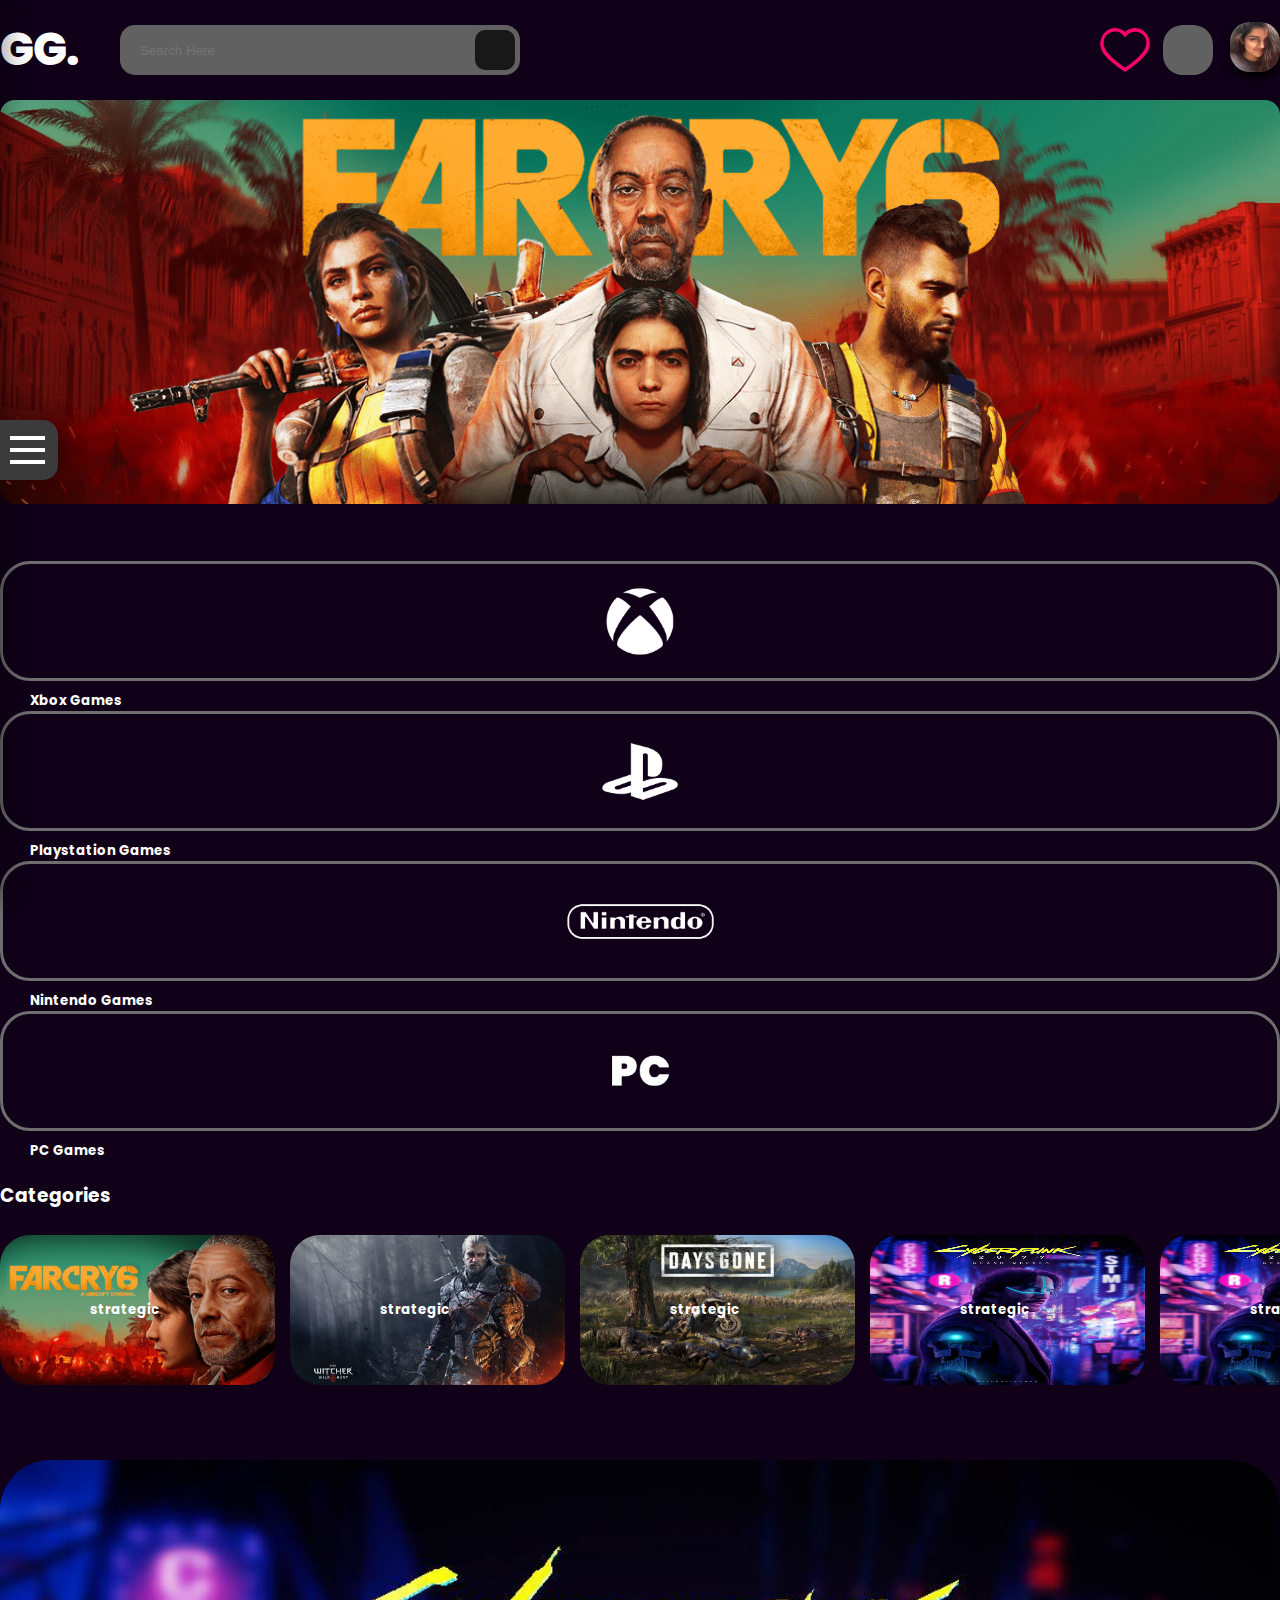
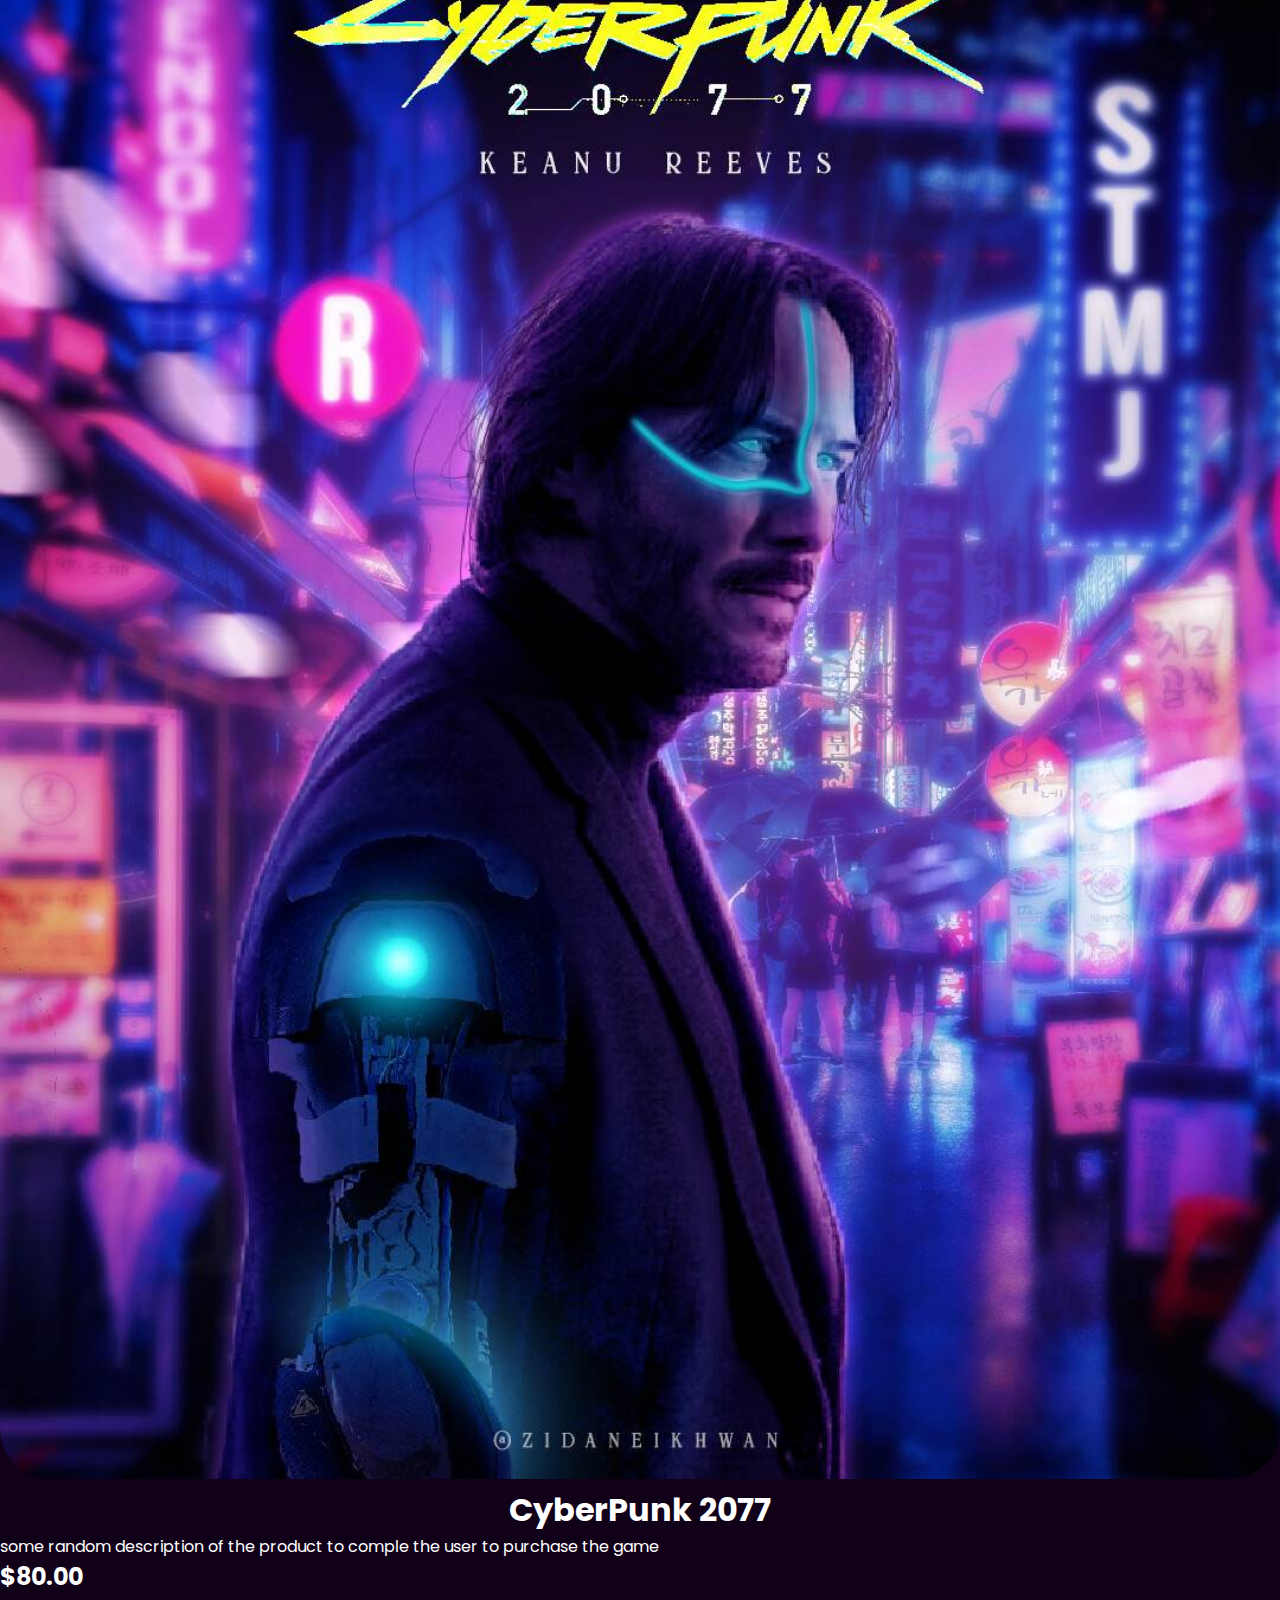
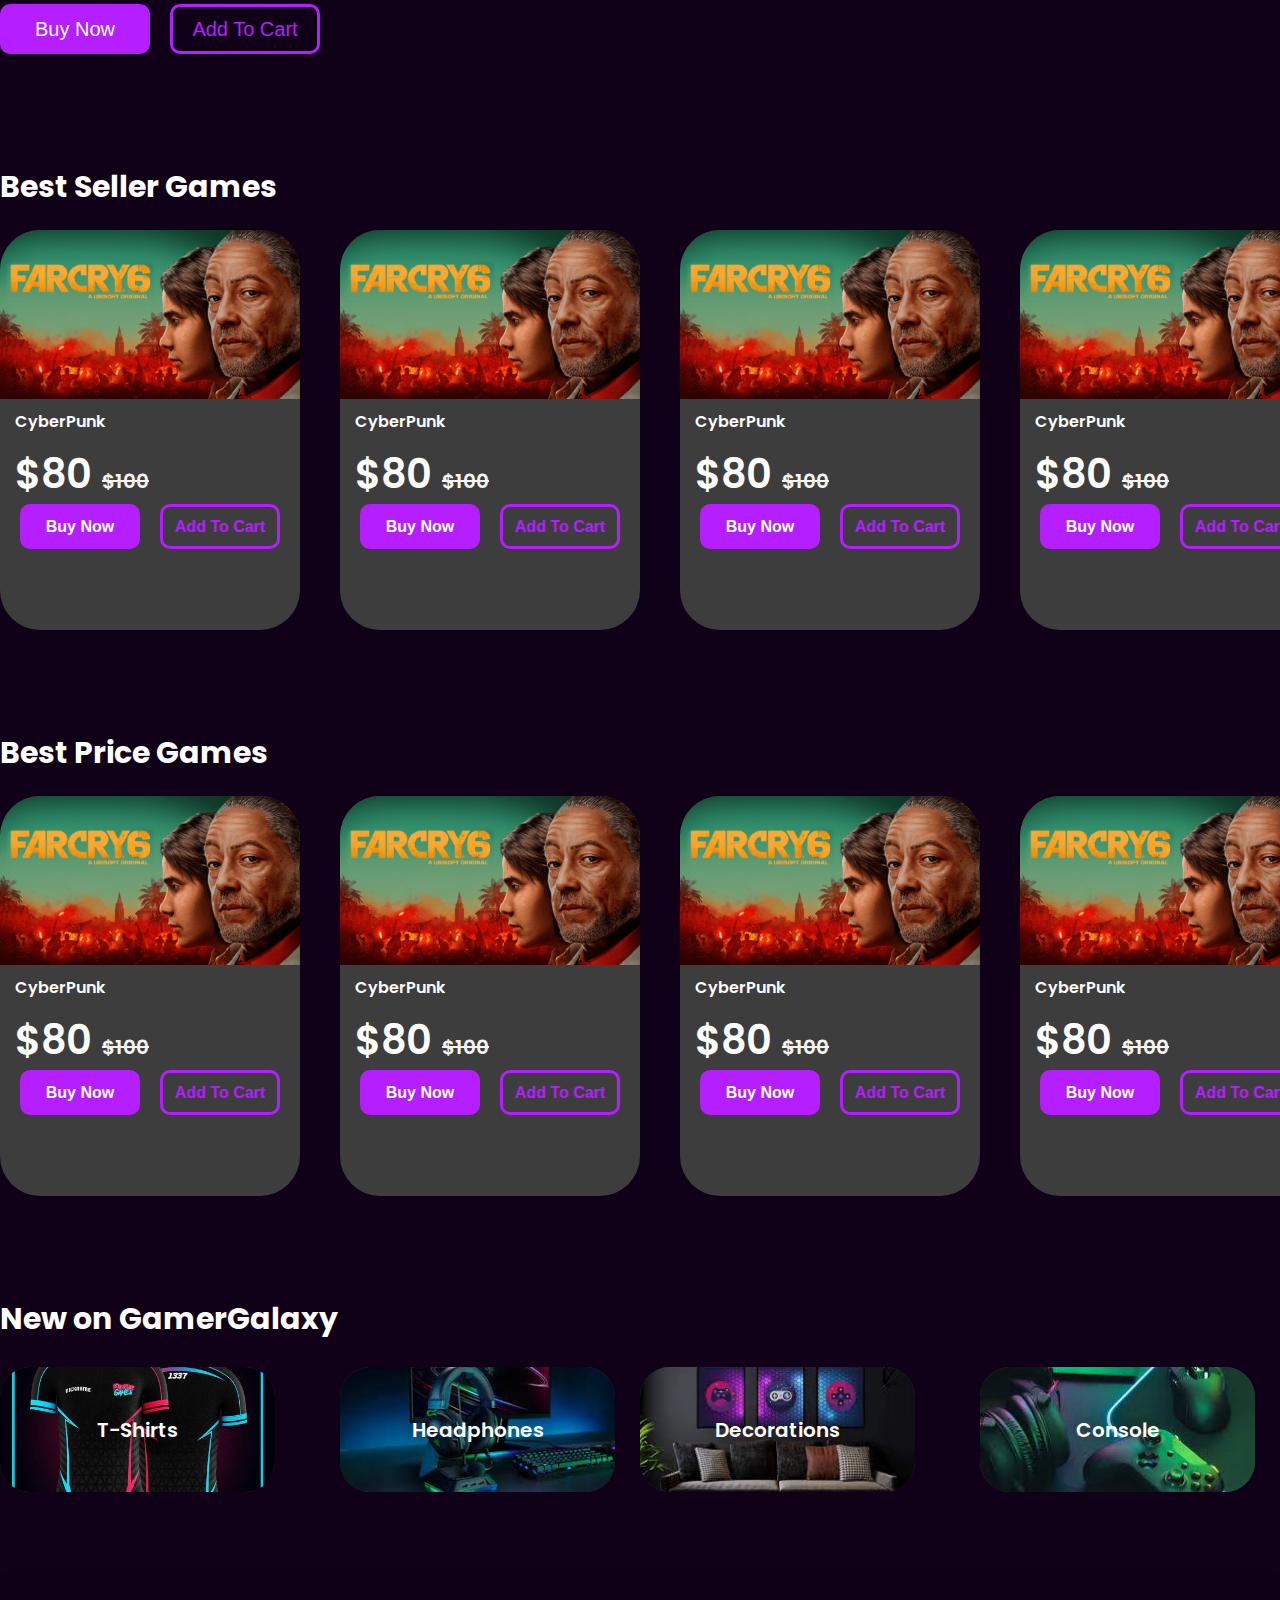
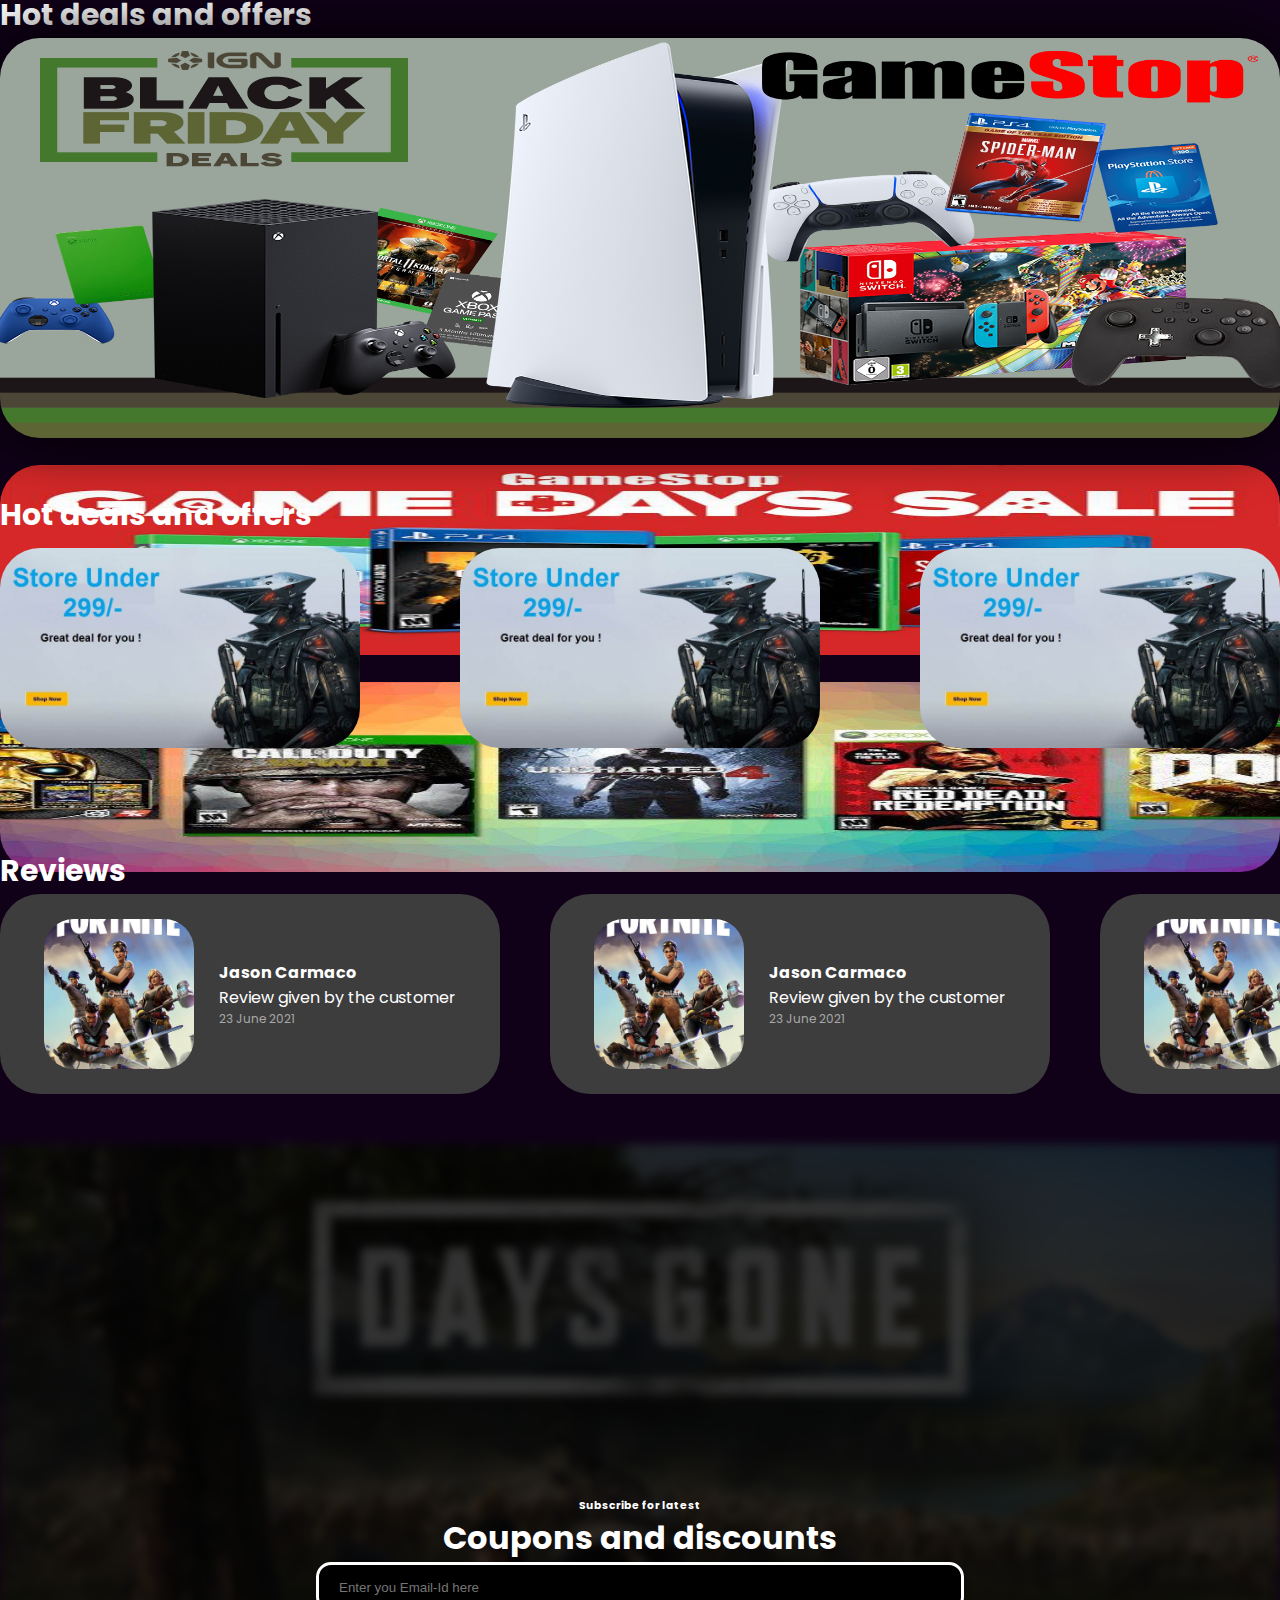
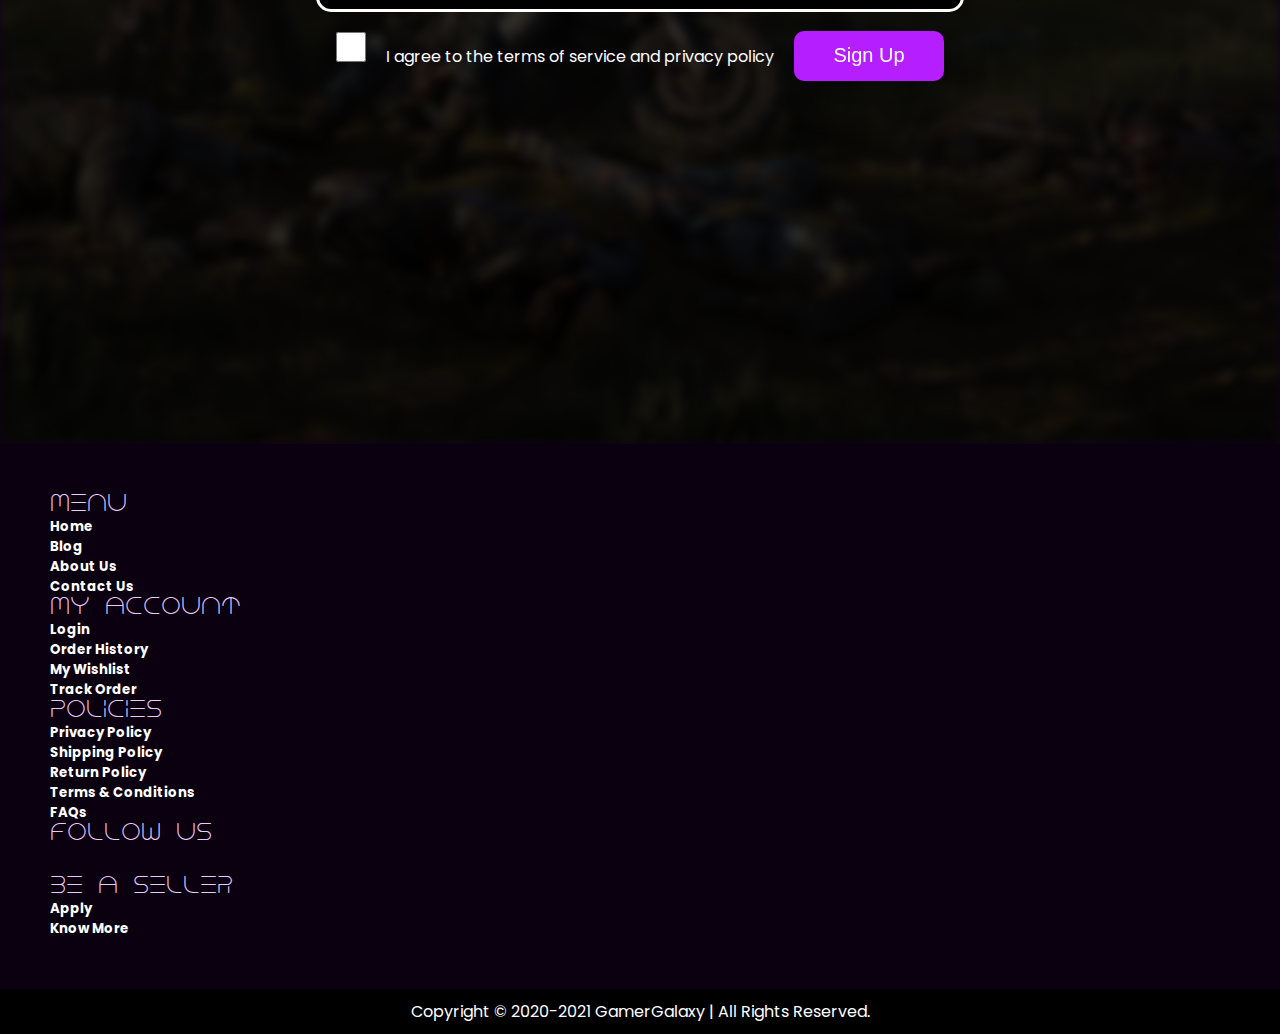
<file: index.html>
<!DOCTYPE html>
<html lang="en">
<head>
    <meta charset="UTF-8">
    <meta http-equiv="X-UA-Compatible" content="IE=edge">
    <meta name="viewport" content="width=device-width, initial-scale = 1.0, maximum-scale=1.0, user-scalable=no" />
    <title>Gamer Galaxy</title>

    <!-- BOOTSTRAP STYLES -->
    <link rel="stylesheet" href="https://cdn.jsdelivr.net/npm/bootstrap@4.6.0/dist/css/bootstrap.min.css" integrity="sha384-B0vP5xmATw1+K9KRQjQERJvTumQW0nPEzvF6L/Z6nronJ3oUOFUFpCjEUQouq2+l" crossorigin="anonymous">
    
    <!-- MAIN HOME STYLES -->
    <link rel="stylesheet" href="public/css/style2.css" type="text/css">
	<link rel="stylesheet" href="public/css/new-console.css" type="text/css">

    <!-- SIDEBAR NAVIGATION STYLES -->
    <link rel="stylesheet" href="public/css/side-nav-bar.css" type="text/css">
    <link rel="stylesheet" href="public/css/footer.css" type="text/css">
    
    <!-- SLIDER STYLES -->
    <link rel="stylesheet" href="public\css\slider\splide-core.min.css">
    <link rel="stylesheet" href="public\css\slider\splide-skyblue.min.css">

    <!-- FONT AWESOME ICONS -->
    <link rel="stylesheet" href="https://cdnjs.cloudflare.com/ajax/libs/font-awesome/5.15.3/css/all.min.css" integrity="sha512-iBBXm8fW90+nuLcSKlbmrPcLa0OT92xO1BIsZ+ywDWZCvqsWgccV3gFoRBv0z+8dLJgyAHIhR35VZc2oM/gI1w==" crossorigin="anonymous" referrerpolicy="no-referrer" />
        <style>
        .hero-image-container {
            margin: 20px 0;
        }

        .hero-image {
            width: 100%;
            height: auto;
            border-radius: 15px;
        }
		        @media (max-width: 768px) {
            .hero-image {
                height: 200px;
                /* Adjust this value as needed */
                object-fit: cover;
            }
        }
    </style>
</head>
<body>

<!-- HEADER-->
<header class="header">
        <ul class="navlinks">
            <li><a href="home.html">
                <i class="fas fa-home"></i><h6 class="side-navbar-label">Home</h6>
            </a></li>
            <li><a href="#">
                <i class="fas fa-shopping-cart"></i><h6 class="side-navbar-label">Cart</h6>
            </a></li>
            <li><a href="user-inventory.html">
                <i class="fas fa-gamepad"></i><h6 class="side-navbar-label">Inventory</h6>
            </a></li>
            <li><a href="profile-page.html">
                <i class="fas fa-user"></i><h6 class="side-navbar-label">Profile</h6>
            </a></li>
            <li><a href="settings-page.html">
                <i class="fas fa-sliders-h"></i><h6 class="side-navbar-label">Settings</h6>
            </a></li>     
        </ul>


        <div class="lines">
            <div class="line1"></div>
            <div class="line2"></div>
            <div class="line3"></div>
        </div>
</header>

<div class="container">
    <div class="top-header">
        <div class="left-side">
            <div class="mob-hamburger">
                    <div class="line1"></div>
                    <div class="line2"></div>
                    <div class="line3"></div>
            </div>
            <div class="logo"><a href="home.html">GG.</a></div>
            <div class="search-bar">
                <input type="text" placeholder="Search Here">
                <a href="#"><div class="search-btn"><i class="fas fa-search"></i></div></a>
            </div>
        </div>
        <div class="right-side">
            <img class="wishlist-icon" src="public\images\wishlist icon.svg" alt="">
            <a href="#"><div class="search-btn cart-btn"><i class="fas fa-shopping-cart"></i></div></a>
            <a href="profile-page.html">
                <img class="shadow"src="public\images\avatar.jpg" alt="" srcset="">
            </a>
        </div>
    </div>
    <div class="search-bar-mobile">
        <input type="text" placeholder="Search Here">
        <a href="#"><div class="search-btn"><i class="fas fa-search"></i></div></a>
    </div>
</div>
   
<!-- BANNER CARAOUSEL-->
    <div class="container mt-3">
        <img src="public/images/console/far cry 13.png" alt="Hero Image" class="hero-image">
    </div>


<!-- CONSOLE SECTION-->
<div class="container">
    <div>
        <div class="row row-console">

            <div class="col-3">
                <div class="new-console-store xbox">
                    <img class="logo" src="/public/images/console/xbox.png" alt="" srcset="">
                </div>
                <h5 class="console-text">Xbox Games<h5>
            </div>

            <div class="col-3">
                <div class="new-console-store playstation">
                    <img class="logo" src="/public/images/console/ps.png" alt="" srcset="">
                </div>
                <h5 class="console-text">Playstation Games<h5>
            </div>

            <div class="col-3">
                <div class="new-console-store nintendo">
                    <img class="logo" src="/public/images/console/nintendo_2.png" alt="" srcset="">
                </div>
                <h5 class="console-text">Nintendo Games<h5>
            </div>

            <div class="col-3">
                <div class="new-console-store pc">
                    <img class="logo" src="/public/images/console/pc.png" alt="" srcset="">
                </div>
                <h5 class="console-text">PC Games<h5>
            </div>   

        </div>
    </div>
</div>

<!-- CATEGORIES SECTION -->
<div class="container">
    <h3 class="categories-heading">Categories</h3>
    <div class="categories-wrapper">
        
            <div class="categories-tab">
                <img src="public\images\far-cry-6-listing.png" alt="" srcset="" >
                <h5>strategic</h5>
            </div>

            <div class="categories-tab">
                <img src="public\images\withcer bg.jpg" alt="" srcset="" >
                <h5>strategic</h5>
            </div>

            <div class="categories-tab">
                <img src="public\images\daysgone.jpg" alt="" srcset="" >
                <h5>strategic</h5>
            </div>

            <div class="categories-tab">
                <img src="public\images\cyberpunk.jpg" alt="" srcset="" >
                <h5>strategic</h5>
            </div>

            <div class="categories-tab">
                <img src="public\images\cyberpunk.jpg" alt="" srcset="" >
                <h5>strategic</h5>
            </div>
            <div class="categories-tab">
                <img src="public\images\cyberpunk.jpg" alt="" srcset="" >
                <h5>strategic</h5>
            </div>
            <div class="categories-tab">
                <img src="public\images\cyberpunk.jpg" alt="" srcset="" >
                <h5>strategic</h5>
            </div>
        </div>
        
    </div>


<!-- FEATURED PROFUCT SECTION -->
<div class="container featured-product">
    <div class="row">
        <div class="col-sm-6">
            <img src="public\images\cyberpunk.jpg" alt="" >
        </div>
        <div class="col-sm-6">
            <div class="container small-container">
                <div class="row"><h1>CyberPunk 2077</h1></div>
                <div class="row"><P>some random description of the product to comple the user to purchase the game</P></div>
                <div class="row"><P><i class="fas fa-star"></i> <i class="fas fa-star"></i> <i class="fas fa-star"></i> <i class="fas fa-star"></i> <i class="fas fa-star"></i></P></div>
                <div class="row"><h2>$80.00</h2></div>
                <div class="row btn-wrapper">
                
                        <a href="product-page.html">
                            <button class="solid-product-btn btn-glow" type="button">Buy Now</button>
                        </a>
                    

                        <a href="#">
                            <button class="outline-product-btn btn-glow" type="button">Add To Cart</button>
                        </a>
                
                </div>
            </div>
        </div>
    </div>
</div>

<!-- BEST SELLER PRODUCT SECTION -->  
<div class="container">
        <h3 class="cards-heading">Best Seller Games</h3>
    <div class="product-card-wrapper">
        <div class="product-card">
            <img class="card-img" src="public\images\far-cry-6-listing.png" alt="" srcset="">
          
                <div class="product-title">
                    <h4>CyberPunk</h4>
                    <i class="fas fa-heart"></i>
                </div>
    
                <div class="ratings"><i class="fas fa-star"></i> <i class="fas fa-star"></i> <i class="fas fa-star"></i> <i class="fas fa-star"></i> <i class="fas fa-star"></i></div>
                <div class="price">$80<span>$100</span></div>
                <div class="card-btn-wrapper">
                    <a href="#">
                        <button class="solid-product-btn card-btn card-btn-solid " type="button">Buy Now</button>
                    </a>
                    <a href="#">
                        <button class="outline-product-btn card-btn card-btn" type="button">Add To Cart</button>
                    </a>
                </div>
                    </div>
        <div class="product-card">
                <img class="card-img" src="public\images\far-cry-6-listing.png" alt="" srcset="">
              
                    <div class="product-title">
                        <h4>CyberPunk</h4>
                        <i class="fas fa-heart"></i>
                    </div>
        
                    <div class="ratings"><i class="fas fa-star"></i> <i class="fas fa-star"></i> <i class="fas fa-star"></i> <i class="fas fa-star"></i> <i class="fas fa-star"></i></div>
                    <div class="price">$80<span>$100</span></div>
                    <div class="card-btn-wrapper">
                        <a href="#">
                            <button class="solid-product-btn card-btn card-btn-solid " type="button">Buy Now</button>
                        </a>
                        <a href="#">
                            <button class="outline-product-btn card-btn" type="button">Add To Cart</button>
                        </a>
                    </div>
                    </div>
        <div class="product-card">
                    <img class="card-img" src="public\images\far-cry-6-listing.png" alt="" srcset="">
                  
                        <div class="product-title">
                            <h4>CyberPunk</h4>
                            <i class="fas fa-heart"></i>
                        </div>
            
                        <div class="ratings"><i class="fas fa-star"></i> <i class="fas fa-star"></i> <i class="fas fa-star"></i> <i class="fas fa-star"></i> <i class="fas fa-star"></i></div>
                        <div class="price">$80<span>$100</span></div>
                        <div class="card-btn-wrapper">
                            <a href="#">
                                <button class="solid-product-btn card-btn card-btn-solid " type="button">Buy Now</button>
                            </a>
                            <a href="#">
                                <button class="outline-product-btn card-btn" type="button">Add To Cart</button>
                            </a>
                        </div>
                    </div>
        <div class="product-card">
                        <img class="card-img" src="public\images\far-cry-6-listing.png" alt="" srcset="">
                      
                            <div class="product-title">
                                <h4>CyberPunk</h4>
                                <i class="fas fa-heart"></i>
                            </div>
                
                            <div class="ratings"><i class="fas fa-star"></i> <i class="fas fa-star"></i> <i class="fas fa-star"></i> <i class="fas fa-star"></i> <i class="fas fa-star"></i></div>
                            <div class="price">$80<span>$100</span></div>
                            <div class="card-btn-wrapper">
                                <a href="#">
                                    <button class="solid-product-btn card-btn card-btn-solid " type="button">Buy Now</button>
                                </a>
                                <a href="#">
                                    <button class="outline-product-btn card-btn" type="button">Add To Cart</button>
                                </a>
                            </div>
                    </div>
        <div class="product-card">
                            <img class="card-img" src="public\images\far-cry-6-listing.png" alt="" srcset="">
                          
                                <div class="product-title">
                                    <h4>CyberPunk</h4>
                                    <i class="fas fa-heart"></i>
                                </div>
                    
                                <div class="ratings"><i class="fas fa-star"></i> <i class="fas fa-star"></i> <i class="fas fa-star"></i> <i class="fas fa-star"></i> <i class="fas fa-star"></i></div>
                                <div class="price">$80<span>$100</span></div>
                                <div class="card-btn-wrapper">
                                    <a href="#">
                                        <button class="solid-product-btn card-btn card-btn-solid " type="button">Buy Now</button>
                                    </a>
                                    <a href="#">
                                        <button class="outline-product-btn card-btn" type="button">Add To Cart</button>
                                    </a>
                                </div>
                    </div>
        <div class="product-card">
                                <img class="card-img" src="public\images\far-cry-6-listing.png" alt="" srcset="">
                              
                                    <div class="product-title">
                                        <h4>CyberPunk</h4>
                                        <i class="fas fa-heart"></i>
                                    </div>
                        
                                    <div class="ratings"><i class="fas fa-star"></i> <i class="fas fa-star"></i> <i class="fas fa-star"></i> <i class="fas fa-star"></i> <i class="fas fa-star"></i></div>
                                    <div class="price">$80<span>$100</span></div>
                                    <div class="card-btn-wrapper">
                                        <a href="#">
                                            <button class="solid-product-btn card-btn card-btn-solid " type="button">Buy Now</button>
                                        </a>
                                        <a href="#">
                                            <button class="outline-product-btn card-btn" type="button">Add To Cart</button>
                                        </a>
                                    </div>
                    </div>
        <div class="product-card">
                                    <img class="card-img" src="public\images\far-cry-6-listing.png" alt="" srcset="">
                                  
                                        <div class="product-title">
                                            <h4>CyberPunk</h4>
                                            <i class="fas fa-heart"></i>
                                        </div>
                            
                                        <div class="ratings"><i class="fas fa-star"></i> <i class="fas fa-star"></i> <i class="fas fa-star"></i> <i class="fas fa-star"></i> <i class="fas fa-star"></i></div>
                                        <div class="price">$80<span>$100</span></div>
                                        <div class="card-btn-wrapper">
                                            <a href="#">
                                                <button class="solid-product-btn card-btn card-btn-solid " type="button">Buy Now</button>
                                            </a>
                                            <a href="#">
                                                <button class="outline-product-btn card-btn" type="button">Add To Cart</button>
                                            </a>
                                        </div>
                    </div>
    </div>   
    </div>

<!-- BEST PRICE PROFUCT SECTION -->
<div class="container">
    <h3 class="cards-heading">Best Price Games</h3>
    <div class="product-card-wrapper">
        <div class="product-card">
            <img class="card-img" src="public\images\far-cry-6-listing.png" alt="" srcset="">
          
                <div class="product-title">
                    <h4>CyberPunk</h4>
                    <i class="fas fa-heart"></i>
                </div>
    
                <div class="ratings"><i class="fas fa-star"></i> <i class="fas fa-star"></i> <i class="fas fa-star"></i> <i class="fas fa-star"></i> <i class="fas fa-star"></i></div>
                <div class="price">$80<span>$100</span></div>
                <div class="card-btn-wrapper">
                    <a href="#">
                        <button class="solid-product-btn card-btn card-btn-solid " type="button">Buy Now</button>
                    </a>
                    <a href="#">
                        <button class="outline-product-btn card-btn" type="button">Add To Cart</button>
                    </a>
                </div>
                    </div>
        <div class="product-card">
                <img class="card-img" src="public\images\far-cry-6-listing.png" alt="" srcset="">
              
                    <div class="product-title">
                        <h4>CyberPunk</h4>
                        <i class="fas fa-heart"></i>
                    </div>
        
                    <div class="ratings"><i class="fas fa-star"></i> <i class="fas fa-star"></i> <i class="fas fa-star"></i> <i class="fas fa-star"></i> <i class="fas fa-star"></i></div>
                    <div class="price">$80<span>$100</span></div>
                    <div class="card-btn-wrapper">
                        <a href="#">
                            <button class="solid-product-btn card-btn card-btn-solid " type="button">Buy Now</button>
                        </a>
                        <a href="#">
                            <button class="outline-product-btn card-btn" type="button">Add To Cart</button>
                        </a>
                    </div>
                    </div>
        <div class="product-card">
                    <img class="card-img" src="public\images\far-cry-6-listing.png" alt="" srcset="">
                  
                        <div class="product-title">
                            <h4>CyberPunk</h4>
                            <i class="fas fa-heart"></i>
                        </div>
            
                        <div class="ratings"><i class="fas fa-star"></i> <i class="fas fa-star"></i> <i class="fas fa-star"></i> <i class="fas fa-star"></i> <i class="fas fa-star"></i></div>
                        <div class="price">$80<span>$100</span></div>
                        <div class="card-btn-wrapper">
                            <a href="#">
                                <button class="solid-product-btn card-btn card-btn-solid " type="button">Buy Now</button>
                            </a>
                            <a href="#">
                                <button class="outline-product-btn card-btn" type="button">Add To Cart</button>
                            </a>
                        </div>
                    </div>
        <div class="product-card">
                        <img class="card-img" src="public\images\far-cry-6-listing.png" alt="" srcset="">
                      
                            <div class="product-title">
                                <h4>CyberPunk</h4>
                                <i class="fas fa-heart"></i>
                            </div>
                
                            <div class="ratings"><i class="fas fa-star"></i> <i class="fas fa-star"></i> <i class="fas fa-star"></i> <i class="fas fa-star"></i> <i class="fas fa-star"></i></div>
                            <div class="price">$80<span>$100</span></div>
                            <div class="card-btn-wrapper">
                                <a href="#">
                                    <button class="solid-product-btn card-btn card-btn-solid " type="button">Buy Now</button>
                                </a>
                                <a href="#">
                                    <button class="outline-product-btn card-btn" type="button">Add To Cart</button>
                                </a>
                            </div>
                    </div>
        <div class="product-card">
                            <img class="card-img" src="public\images\far-cry-6-listing.png" alt="" srcset="">
                          
                                <div class="product-title">
                                    <h4>CyberPunk</h4>
                                    <i class="fas fa-heart"></i>
                                </div>
                    
                                <div class="ratings"><i class="fas fa-star"></i> <i class="fas fa-star"></i> <i class="fas fa-star"></i> <i class="fas fa-star"></i> <i class="fas fa-star"></i></div>
                                <div class="price">$80<span>$100</span></div>
                                <div class="card-btn-wrapper">
                                    <a href="#">
                                        <button class="solid-product-btn card-btn card-btn-solid " type="button">Buy Now</button>
                                    </a>
                                    <a href="#">
                                        <button class="outline-product-btn card-btn" type="button">Add To Cart</button>
                                    </a>
                                </div>
                    </div>
        <div class="product-card">
                                <img class="card-img" src="public\images\far-cry-6-listing.png" alt="" srcset="">
                              
                                    <div class="product-title">
                                        <h4>CyberPunk</h4>
                                        <i class="fas fa-heart"></i>
                                    </div>
                        
                                    <div class="ratings"><i class="fas fa-star"></i> <i class="fas fa-star"></i> <i class="fas fa-star"></i> <i class="fas fa-star"></i> <i class="fas fa-star"></i></div>
                                    <div class="price">$80<span>$100</span></div>
                                    <div class="card-btn-wrapper">
                                        <a href="#">
                                            <button class="solid-product-btn card-btn card-btn-solid " type="button">Buy Now</button>
                                        </a>
                                        <a href="#">
                                            <button class="outline-product-btn card-btn" type="button">Add To Cart</button>
                                        </a>
                                    </div>
                    </div>
        <div class="product-card">
                                    <img class="card-img" src="public\images\far-cry-6-listing.png" alt="" srcset="">
                                  
                                        <div class="product-title">
                                            <h4>CyberPunk</h4>
                                            <i class="fas fa-heart"></i>
                                        </div>
                            
                                        <div class="ratings"><i class="fas fa-star"></i> <i class="fas fa-star"></i> <i class="fas fa-star"></i> <i class="fas fa-star"></i> <i class="fas fa-star"></i></div>
                                        <div class="price">$80<span>$100</span></div>
                                        <div class="card-btn-wrapper">
                                            <a href="#">
                                                <button class="solid-product-btn card-btn card-btn-solid " type="button">Buy Now</button>
                                            </a>
                                            <a href="#">
                                                <button class="outline-product-btn card-btn" type="button">Add To Cart</button>
                                            </a>
                                        </div>
                    </div>
    </div>   
</div>

<!-- STORE SECTION -->
<div class="container">
    <h3 class="cards-heading">New on GamerGalaxy</h3>
    <div class="store-wrapper">
            <div class="big-box">
                <div class="shop-tab">
                    <img src="public\images\tshirts.jpg" alt="" srcset="" >
                    <h5>T-Shirts</h5>
                </div>
    
                <div class="shop-tab">
                    <img src="public\images\headphones.jpg" alt="" srcset="" >
                    <h5>Headphones</h5>
                </div>
    
            </div>
         
            <div class="big-box">
                <div class="shop-tab">
                    <img src="public\images\decoration.jpg" alt="" srcset="" >
                    <h5>Decorations</h5>
                </div>
    
                <div class="shop-tab">
                    <img src="public\images\console.jpg" alt="" srcset="" >
                    <h5>Console</h5>
                </div>
            </div>
        </div>
        
</div>

<!-- ADS SECTION -->
<div class="container ad-wrapper">
    <h3 class="cards-heading">Hot deals and offers</h3>
    <div class="row">
        
        <div class="col-sm-6"><img class="big-ad" src="public\images\ad1.png" alt="" srcset=""></div>
        <div class="col-sm-6">
            <img class="small-ad" src="public\images\ad3.jpg" alt="" srcset="">
            <img class="small-ad" src="public\images\ad2.jpg" alt="" srcset="">
        </div>
    </div>
</div> 

<!-- PRICE STORE SECTION -->
<div class="container">
    <h3 class="cards-heading">Hot deals and offers</h3>
    <div class="price-store">    
        <img  src="public\images\price store 1.jpg" alt="" srcset="">
        <img  src="public\images\price store 1.jpg" alt="" srcset="">
        <img  src="public\images\price store 1.jpg" alt="" srcset="">
    </div>
</div>

<!-- REVIEWS SECTION -->
<div class="container">
    <h3 class="cards-heading">Reviews</h3>
    <div class="review-card-wrapper">
        <div class="review-card">
            <img src="public\images\fortnite.jpg" alt="" srcset="">
            <div class="review-content">
                <h4>Jason Carmaco</h4>
                <p><i class="fas fa-star"></i><i class="fas fa-star"></i><i class="fas fa-star"></i><i class="fas fa-star"></i><i class="fas fa-star"></i></p>
                <p class="review">Review given by the customer</p>
                <p class="date">23 June 2021</p> 
            </div>
        </div>

        <div class="review-card">
            <img src="public\images\fortnite.jpg" alt="" srcset="">
            <div class="review-content">
                <h4>Jason Carmaco</h4>
                <p><i class="fas fa-star"></i><i class="fas fa-star"></i><i class="fas fa-star"></i><i class="fas fa-star"></i><i class="fas fa-star"></i></p>
                <p class="review">Review given by the customer</p>
                <p class="date">23 June 2021</p> 
            </div>
        </div>

        <div class="review-card">
            <img src="public\images\fortnite.jpg" alt="" srcset="">
            <div class="review-content">
                <h4>Jason Carmaco</h4>
                <p><i class="fas fa-star"></i><i class="fas fa-star"></i><i class="fas fa-star"></i><i class="fas fa-star"></i><i class="fas fa-star"></i></p>
                <p class="review">Review given by the customer</p>
                <p class="date">23 June 2021</p> 
            </div>
        </div>

        
        <div class="review-card">
            <img src="public\images\fortnite.jpg" alt="" srcset="">
            <div class="review-content">
                <h4>Jason Carmaco</h4>
                <p><i class="fas fa-star"></i><i class="fas fa-star"></i><i class="fas fa-star"></i><i class="fas fa-star"></i><i class="fas fa-star"></i></p>
                <p class="review">Review given by the customer</p>
                <p class="date">23 June 2021</p> 
            </div>
        </div>
    </div>
</div>


<!-- SUBSCRIBE SECTION -->
<div class="containerfluid subscribe-section">
    <img src="public\images\daysgone.jpg" alt="" srcset="">
    <center><form action="" method="post">
        <h6>Subscribe for latest</h6>
        <h1>Coupons and discounts</h1>
        <input type="text" class="subscribe_txt" placeholder="Enter you Email-Id here">
        <div class="content">
            <input class="chk-box" type="checkbox" name="" id="">
            <p>I agree to the terms of service and privacy policy</p>
            <input class="solid-btn sub-sec-btn" type="submit" value="Sign Up">
        </div>
        
    </form></center>
</div>

<!-- FOOTER SECTION -->

<div class="container-fluid footer-color"> 
    <div class="row footer-wrapper">

        <div class="col-md-1 footer-column">
          
        </div>
        <div class="col-sm-2 footer-column">
            <h1 class="glow">Menu</h1>
            <h5>Home</h5>
            <h5>Blog</h5>
            <h5>About Us</h5>
            <h5>Contact Us</h5>
        </div>
        <div class="col-sm-2 footer-column">
            <h1 class="glow">My Account</h1>
            <h5>Login</h5>
            <h5>Order History</h5>
            <h5>My Wishlist</h5>
            <h5>Track Order</h5>
        </div>
        <div class="col-sm-2 footer-column">
            <h1 class="glow">Policies</h1>
            <h5>Privacy Policy</h5>
            <h5>Shipping Policy</h5>
            <h5>Return Policy</h5>
            <h5>Terms & Conditions</h5>
            <h5>FAQs</h5>
        </div>
        <div class="col-sm-2 footer-column">
            <h1 class="glow">Follow Us</h1>
            <div class="socials">
                <i class="fab fa-facebook"></i>
                <i class="fab fa-instagram"></i>
                <i class="fab fa-twitter"></i>
                <i class="fab fa-linkedin"></i>
                <i class="fab fa-youtube"></i>
            </div>
        </div>
        <div class="col-sm-3 footer-column">
            <h1 class="glow">Be a Seller</h1>
            <h5>Apply</h5>
            <h5>Know More</h5>
        </div>
       
    </div>
    <div class="row footer-copyright"><center>Copyright © 2020-2021 GamerGalaxy | All Rights Reserved.</center></div>
</div>


<!--SCRIPT FILES-->
<script src="https://code.jquery.com/jquery-3.5.1.slim.min.js" integrity="sha384-DfXdz2htPH0lsSSs5nCTpuj/zy4C+OGpamoFVy38MVBnE+IbbVYUew+OrCXaRkfj" crossorigin="anonymous"></script>
<script src="https://cdn.jsdelivr.net/npm/bootstrap@4.6.0/dist/js/bootstrap.bundle.min.js" integrity="sha384-Piv4xVNRyMGpqkS2by6br4gNJ7DXjqk09RmUpJ8jgGtD7zP9yug3goQfGII0yAns" crossorigin="anonymous"></script>

<!--HEADER JAVASCRIPT FILES-->
<script src="public/js/header.js" ></script>

<!--SLIDER JAVASCRIPT FILES-->
<script src="public\js\slider\splide.min.js"></script>
<script>
    const config={
        type:'loop',
        autoplay: true,  
        interval:3000,
        speed: 800,
        easing:'ease',
    }
	new Splide( '.splide',config).mount();
</script>
</body>
</html>
</file>
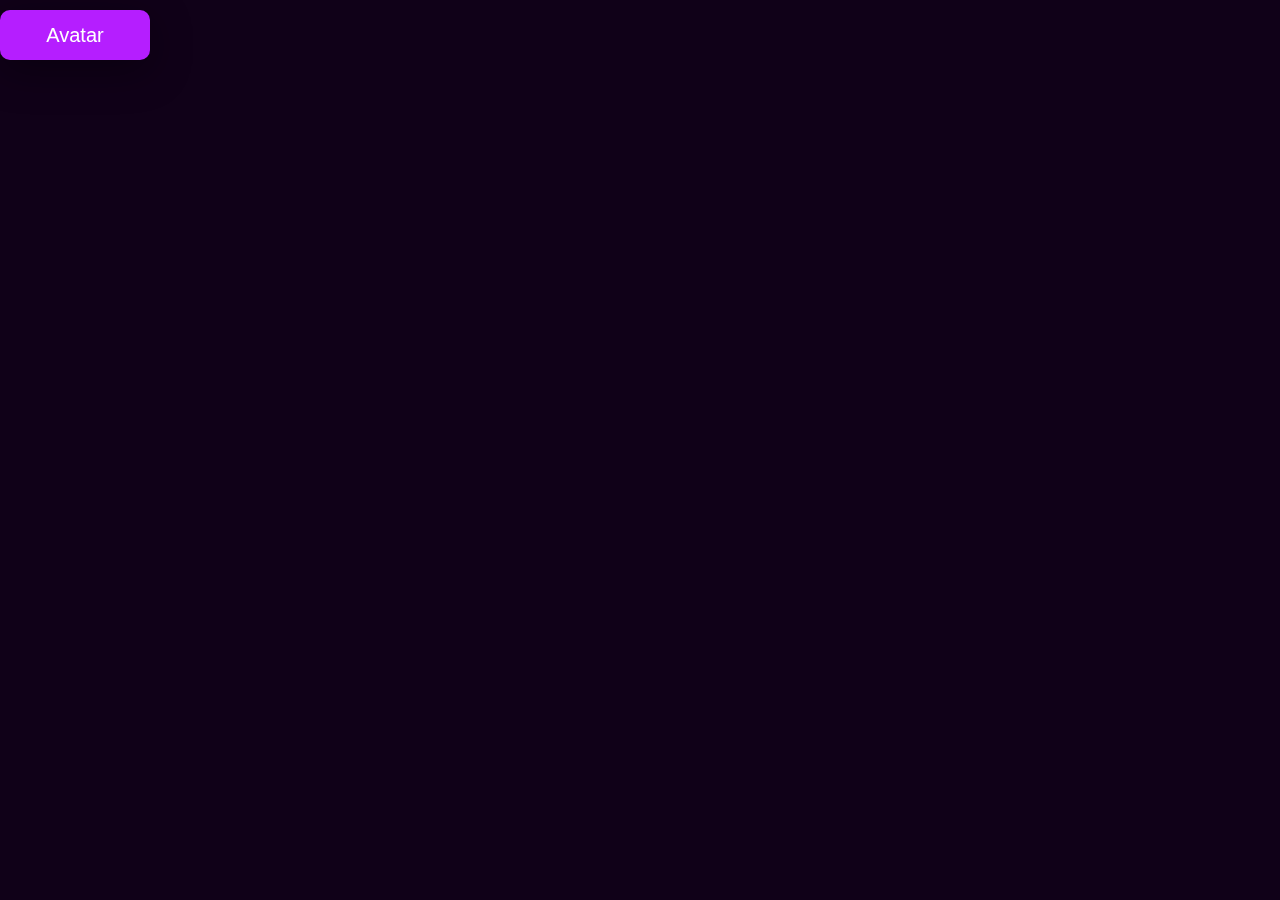
<file: avatar-modal.html>
<!DOCTYPE html>
<html lang="en">
<head>

    <meta charset="UTF-8">
    <meta http-equiv="X-UA-Compatible" content="IE=edge">
    <meta name="viewport" content="width=device-width, initial-scale = 1.0, maximum-scale=1.0, user-scalable=no" />
    <title>My Orders</title>

    <link rel="stylesheet" href="https://cdn.jsdelivr.net/npm/bootstrap@4.6.0/dist/css/bootstrap.min.css" integrity="sha384-B0vP5xmATw1+K9KRQjQERJvTumQW0nPEzvF6L/Z6nronJ3oUOFUFpCjEUQouq2+l" crossorigin="anonymous">
    <link rel="stylesheet" href="public/css/style.css" type="text/css">
    <link rel="stylesheet" href="public/css/side-nav-bar.css" type="text/css">
    <link rel="stylesheet" href="public/css/profile-page.css" type="text/css">
    <link rel="stylesheet" href="public/css/my-orders.css" type="text/css">
    <link rel="stylesheet" href="public/css/avatar-modal.css" type="text/css">
    <link rel="stylesheet" href="public/css/footer.css" type="text/css">
    <link rel="stylesheet" href="https://cdnjs.cloudflare.com/ajax/libs/font-awesome/5.15.3/css/all.min.css" integrity="sha512-iBBXm8fW90+nuLcSKlbmrPcLa0OT92xO1BIsZ+ywDWZCvqsWgccV3gFoRBv0z+8dLJgyAHIhR35VZc2oM/gI1w==" crossorigin="anonymous" referrerpolicy="no-referrer" />
    <script src="https://code.jquery.com/jquery-3.5.1.slim.min.js" integrity="sha384-DfXdz2htPH0lsSSs5nCTpuj/zy4C+OGpamoFVy38MVBnE+IbbVYUew+OrCXaRkfj" crossorigin="anonymous"></script>
    <script src="https://cdn.jsdelivr.net/npm/bootstrap@4.6.0/dist/js/bootstrap.bundle.min.js" integrity="sha384-Piv4xVNRyMGpqkS2by6br4gNJ7DXjqk09RmUpJ8jgGtD7zP9yug3goQfGII0yAns" crossorigin="anonymous"></script>

</head>
<body>

<button class="solid-btn avatar-modal">Avatar</button>
     <!-- MORE INFO MODAL -->
<div class="order-modal-bg">
    <div class="order-modal"> 
        <div class="modal-card avatar-modal-box">
            <h4>select your avatar</h4>
            <div class="avatar-container">
                <div class="avatar"></div>
                <div class="avatar"></div>
                <div class="avatar"></div>
                <div class="avatar"></div>
                <div class="avatar"></div>
                <div class="avatar"></div>
                <div class="avatar"></div>
                <div class="avatar"></div>
                <div class="avatar"></div>
                <div class="avatar"></div>
                <div class="avatar"></div>
                <div class="avatar"></div>
            </div>
            <button id="modal-close-btn"class="solid-btn">Close</button>
        </div>
        
        
    </div>
</div>


<script src="public/js/header.js" ></script>
<script src="public/js/order-modal.js" ></script>
</body>
</html>
</file>
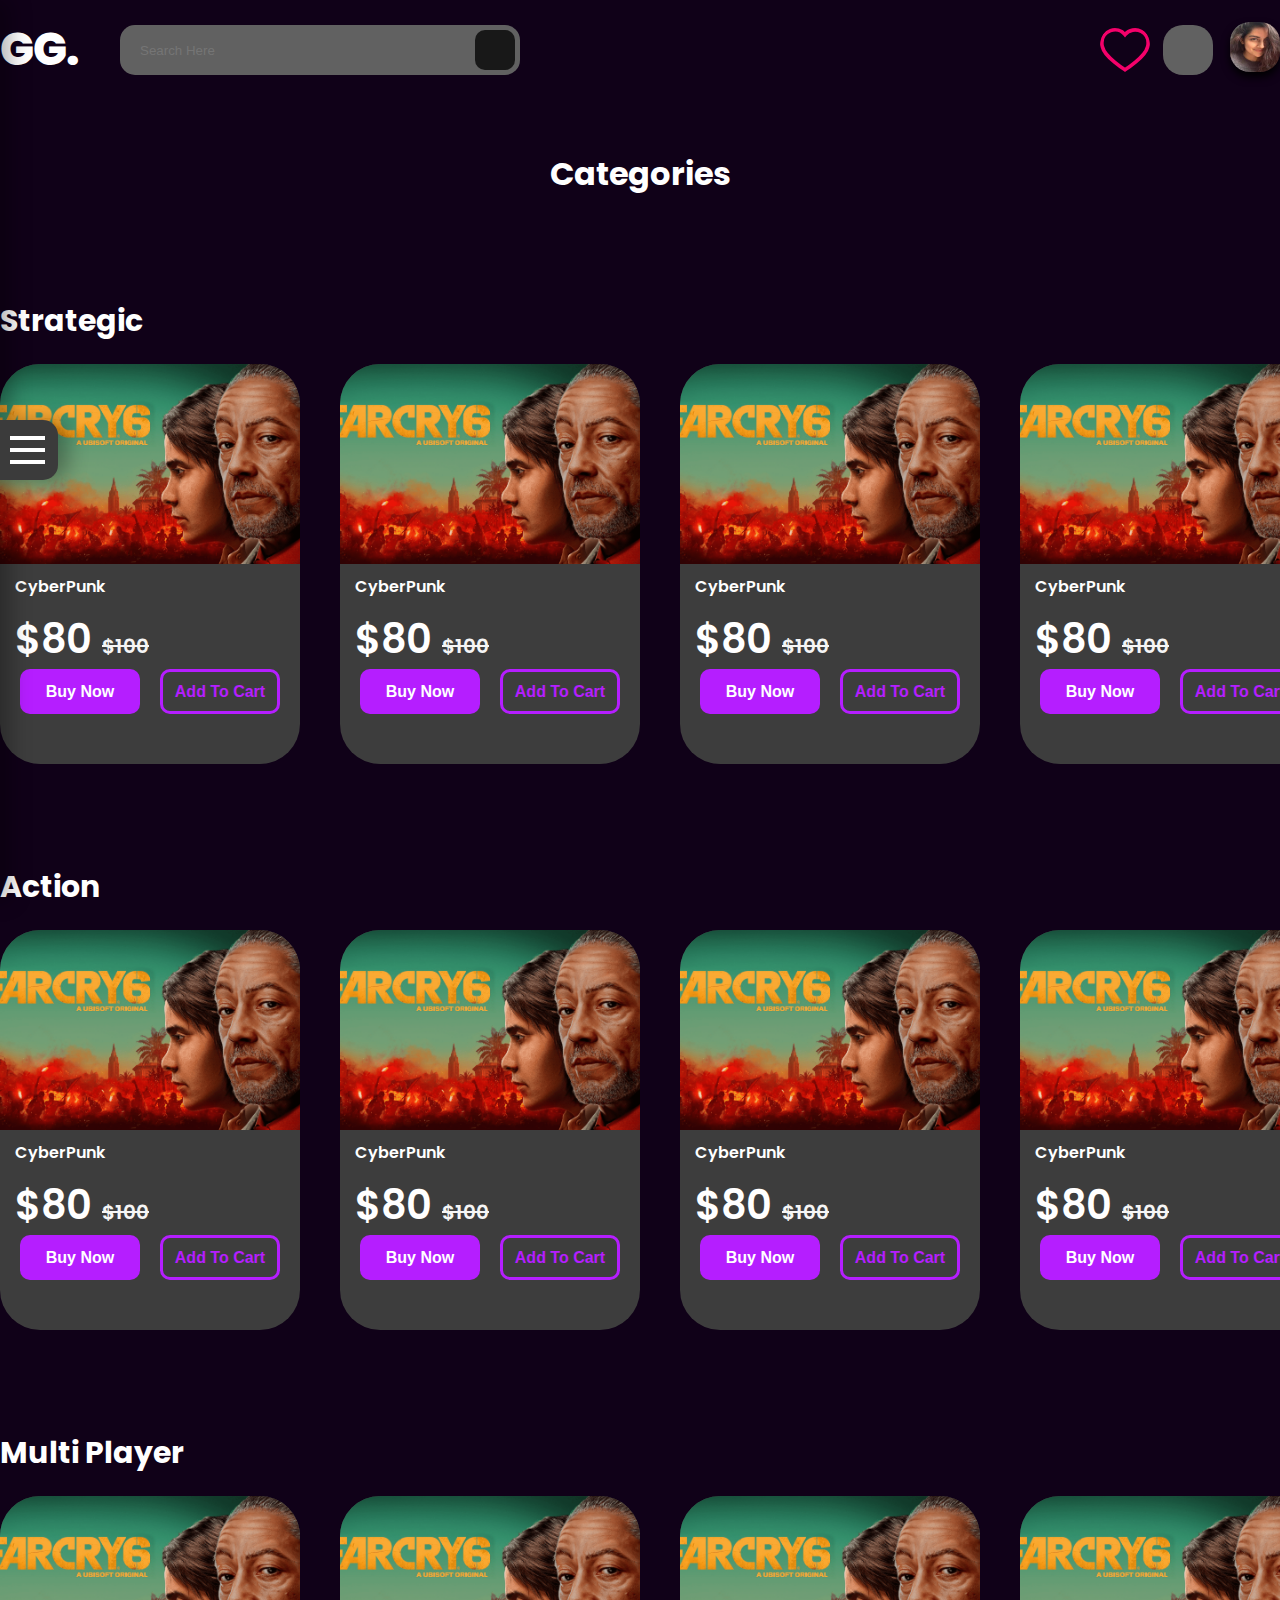
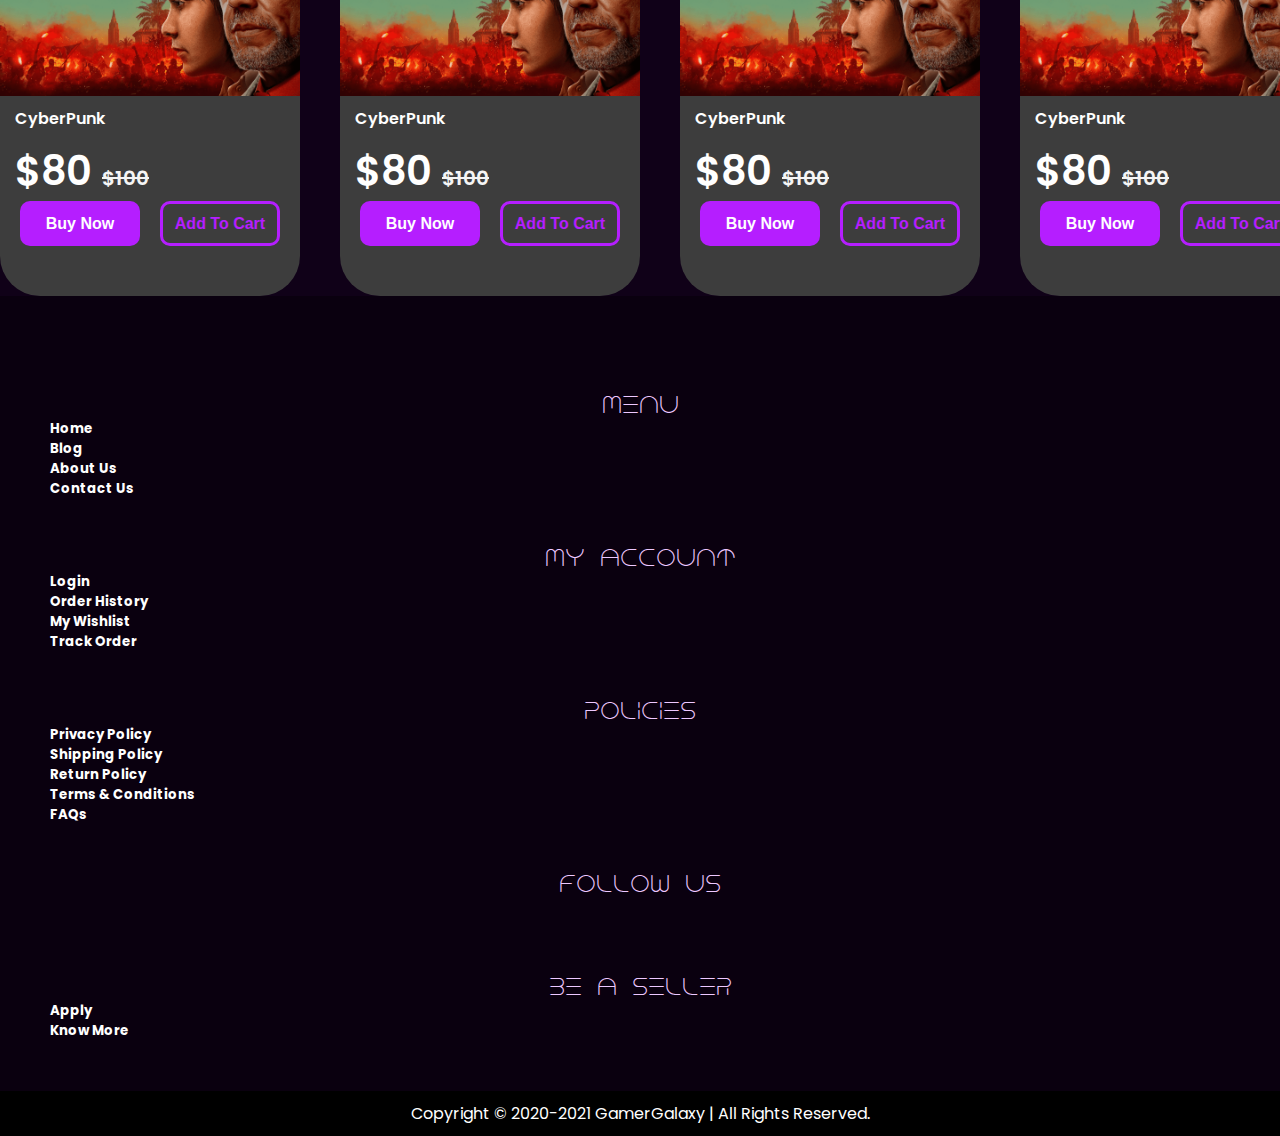
<file: categories-page.html>
<!DOCTYPE html>
<html lang="en">
<head>
    <meta charset="UTF-8">
    <meta http-equiv="X-UA-Compatible" content="IE=edge">
    <meta name="viewport" content="width=device-width, initial-scale = 1.0, maximum-scale=1.0, user-scalable=no" />
    <title>Secure Checkout</title>

    <!-- BOOTSTRAP STYLES -->
    <link rel="stylesheet" href="https://cdn.jsdelivr.net/npm/bootstrap@4.6.0/dist/css/bootstrap.min.css" integrity="sha384-B0vP5xmATw1+K9KRQjQERJvTumQW0nPEzvF6L/Z6nronJ3oUOFUFpCjEUQouq2+l" crossorigin="anonymous">
    
    <!-- CUSTOM STYLES -->
    <link rel="stylesheet" href="public/css/style.css" type="text/css">
    <link rel="stylesheet" href="public/css/categories-page.css" type="text/css">

    <!-- SIDEBAR NAVIGATION STYLES -->
    <link rel="stylesheet" href="public/css/side-nav-bar.css" type="text/css">
    <link rel="stylesheet" href="public/css/footer.css" type="text/css">
    
    <!-- FONT AWESOME ICONS -->
    <link rel="stylesheet" href="https://cdnjs.cloudflare.com/ajax/libs/font-awesome/5.15.3/css/all.min.css" integrity="sha512-iBBXm8fW90+nuLcSKlbmrPcLa0OT92xO1BIsZ+ywDWZCvqsWgccV3gFoRBv0z+8dLJgyAHIhR35VZc2oM/gI1w==" crossorigin="anonymous" referrerpolicy="no-referrer" />

</head>
<body>
<!-- HEADER-->
<header class="header">
    <ul class="navlinks">
        <li><a href="home.html">
            <i class="fas fa-home"></i><h6 class="side-navbar-label">Home</h6>
        </a></li>
        <li><a href="#">
            <i class="fas fa-shopping-cart"></i><h6 class="side-navbar-label">Cart</h6>
        </a></li>
        <li><a href="user-inventory.html">
            <i class="fas fa-gamepad"></i><h6 class="side-navbar-label">Inventory</h6>
        </a></li>
        <li><a href="profile-page.html">
            <i class="fas fa-user"></i><h6 class="side-navbar-label">Profile</h6>
        </a></li>
        <li><a href="settings-page.html">
            <i class="fas fa-sliders-h"></i><h6 class="side-navbar-label">Settings</h6>
        </a></li>     
    </ul>


    <div class="lines">
        <div class="line1"></div>
        <div class="line2"></div>
        <div class="line3"></div>
    </div>
</header>

<div class="container">
<div class="top-header">
    <div class="left-side">
        <div class="mob-hamburger">
                <div class="line1"></div>
                <div class="line2"></div>
                <div class="line3"></div>
        </div>
        <div class="logo"><a href="home.html">GG.</a></div>
        <div class="search-bar">
            <input type="text" placeholder="Search Here">
            <a href="#"><div class="search-btn"><i class="fas fa-search"></i></div></a>
        </div>
    </div>
    <div class="right-side">
        <img class="wishlist-icon" src="public\images\wishlist icon.svg" alt="">
        <a href="#"><div class="search-btn cart-btn"><i class="fas fa-shopping-cart"></i></div></a>
        <a href="profile-page.html">
            <img class="shadow"src="public\images\avatar.jpg" alt="" srcset="">
        </a>
    </div>
</div>
<div class="search-bar-mobile">
    <input type="text" placeholder="Search Here">
    <a href="#"><div class="search-btn"><i class="fas fa-search"></i></div></a>
</div>
</div>



<h1>Categories</h1>
<!-- CATEGORY 1 -->  
<div class="container">
    <h3 class="cards-heading">Strategic</h3>
<div class="product-card-wrapper">
    <div class="product-card">
        <img class="card-img" src="public\images\far-cry-6-listing.png" alt="" srcset="">
      
            <div class="product-title">
                <h4>CyberPunk</h4>
                <i class="fas fa-heart"></i>
            </div>

            <div class="ratings"><i class="fas fa-star"></i> <i class="fas fa-star"></i> <i class="fas fa-star"></i> <i class="fas fa-star"></i> <i class="fas fa-star"></i></div>
            <div class="price">$80<span>$100</span></div>
            <div class="card-btn-wrapper">
                <a href="#">
                    <button class="solid-product-btn card-btn card-btn-solid " type="button">Buy Now</button>
                </a>
                <a href="#">
                    <button class="outline-product-btn card-btn card-btn" type="button">Add To Cart</button>
                </a>
            </div>
                </div>
    <div class="product-card">
            <img class="card-img" src="public\images\far-cry-6-listing.png" alt="" srcset="">
          
                <div class="product-title">
                    <h4>CyberPunk</h4>
                    <i class="fas fa-heart"></i>
                </div>
    
                <div class="ratings"><i class="fas fa-star"></i> <i class="fas fa-star"></i> <i class="fas fa-star"></i> <i class="fas fa-star"></i> <i class="fas fa-star"></i></div>
                <div class="price">$80<span>$100</span></div>
                <div class="card-btn-wrapper">
                    <a href="#">
                        <button class="solid-product-btn card-btn card-btn-solid " type="button">Buy Now</button>
                    </a>
                    <a href="#">
                        <button class="outline-product-btn card-btn" type="button">Add To Cart</button>
                    </a>
                </div>
                </div>
    <div class="product-card">
                <img class="card-img" src="public\images\far-cry-6-listing.png" alt="" srcset="">
              
                    <div class="product-title">
                        <h4>CyberPunk</h4>
                        <i class="fas fa-heart"></i>
                    </div>
        
                    <div class="ratings"><i class="fas fa-star"></i> <i class="fas fa-star"></i> <i class="fas fa-star"></i> <i class="fas fa-star"></i> <i class="fas fa-star"></i></div>
                    <div class="price">$80<span>$100</span></div>
                    <div class="card-btn-wrapper">
                        <a href="#">
                            <button class="solid-product-btn card-btn card-btn-solid " type="button">Buy Now</button>
                        </a>
                        <a href="#">
                            <button class="outline-product-btn card-btn" type="button">Add To Cart</button>
                        </a>
                    </div>
                </div>
    <div class="product-card">
                    <img class="card-img" src="public\images\far-cry-6-listing.png" alt="" srcset="">
                  
                        <div class="product-title">
                            <h4>CyberPunk</h4>
                            <i class="fas fa-heart"></i>
                        </div>
            
                        <div class="ratings"><i class="fas fa-star"></i> <i class="fas fa-star"></i> <i class="fas fa-star"></i> <i class="fas fa-star"></i> <i class="fas fa-star"></i></div>
                        <div class="price">$80<span>$100</span></div>
                        <div class="card-btn-wrapper">
                            <a href="#">
                                <button class="solid-product-btn card-btn card-btn-solid " type="button">Buy Now</button>
                            </a>
                            <a href="#">
                                <button class="outline-product-btn card-btn" type="button">Add To Cart</button>
                            </a>
                        </div>
                </div>
    <div class="product-card">
                        <img class="card-img" src="public\images\far-cry-6-listing.png" alt="" srcset="">
                      
                            <div class="product-title">
                                <h4>CyberPunk</h4>
                                <i class="fas fa-heart"></i>
                            </div>
                
                            <div class="ratings"><i class="fas fa-star"></i> <i class="fas fa-star"></i> <i class="fas fa-star"></i> <i class="fas fa-star"></i> <i class="fas fa-star"></i></div>
                            <div class="price">$80<span>$100</span></div>
                            <div class="card-btn-wrapper">
                                <a href="#">
                                    <button class="solid-product-btn card-btn card-btn-solid " type="button">Buy Now</button>
                                </a>
                                <a href="#">
                                    <button class="outline-product-btn card-btn" type="button">Add To Cart</button>
                                </a>
                            </div>
                </div>
    <div class="product-card">
                            <img class="card-img" src="public\images\far-cry-6-listing.png" alt="" srcset="">
                          
                                <div class="product-title">
                                    <h4>CyberPunk</h4>
                                    <i class="fas fa-heart"></i>
                                </div>
                    
                                <div class="ratings"><i class="fas fa-star"></i> <i class="fas fa-star"></i> <i class="fas fa-star"></i> <i class="fas fa-star"></i> <i class="fas fa-star"></i></div>
                                <div class="price">$80<span>$100</span></div>
                                <div class="card-btn-wrapper">
                                    <a href="#">
                                        <button class="solid-product-btn card-btn card-btn-solid " type="button">Buy Now</button>
                                    </a>
                                    <a href="#">
                                        <button class="outline-product-btn card-btn" type="button">Add To Cart</button>
                                    </a>
                                </div>
                </div>
    <div class="product-card">
                                <img class="card-img" src="public\images\far-cry-6-listing.png" alt="" srcset="">
                              
                                    <div class="product-title">
                                        <h4>CyberPunk</h4>
                                        <i class="fas fa-heart"></i>
                                    </div>
                        
                                    <div class="ratings"><i class="fas fa-star"></i> <i class="fas fa-star"></i> <i class="fas fa-star"></i> <i class="fas fa-star"></i> <i class="fas fa-star"></i></div>
                                    <div class="price">$80<span>$100</span></div>
                                    <div class="card-btn-wrapper">
                                        <a href="#">
                                            <button class="solid-product-btn card-btn card-btn-solid " type="button">Buy Now</button>
                                        </a>
                                        <a href="#">
                                            <button class="outline-product-btn card-btn" type="button">Add To Cart</button>
                                        </a>
                                    </div>
                </div>
</div>   
</div>
<!-- CATEGORY 2 -->  
<div class="container">
    <h3 class="cards-heading">Action</h3>
<div class="product-card-wrapper">
    <div class="product-card">
        <img class="card-img" src="public\images\far-cry-6-listing.png" alt="" srcset="">
      
            <div class="product-title">
                <h4>CyberPunk</h4>
                <i class="fas fa-heart"></i>
            </div>

            <div class="ratings"><i class="fas fa-star"></i> <i class="fas fa-star"></i> <i class="fas fa-star"></i> <i class="fas fa-star"></i> <i class="fas fa-star"></i></div>
            <div class="price">$80<span>$100</span></div>
            <div class="card-btn-wrapper">
                <a href="#">
                    <button class="solid-product-btn card-btn card-btn-solid " type="button">Buy Now</button>
                </a>
                <a href="#">
                    <button class="outline-product-btn card-btn card-btn" type="button">Add To Cart</button>
                </a>
            </div>
                </div>
    <div class="product-card">
            <img class="card-img" src="public\images\far-cry-6-listing.png" alt="" srcset="">
          
                <div class="product-title">
                    <h4>CyberPunk</h4>
                    <i class="fas fa-heart"></i>
                </div>
    
                <div class="ratings"><i class="fas fa-star"></i> <i class="fas fa-star"></i> <i class="fas fa-star"></i> <i class="fas fa-star"></i> <i class="fas fa-star"></i></div>
                <div class="price">$80<span>$100</span></div>
                <div class="card-btn-wrapper">
                    <a href="#">
                        <button class="solid-product-btn card-btn card-btn-solid " type="button">Buy Now</button>
                    </a>
                    <a href="#">
                        <button class="outline-product-btn card-btn" type="button">Add To Cart</button>
                    </a>
                </div>
                </div>
    <div class="product-card">
                <img class="card-img" src="public\images\far-cry-6-listing.png" alt="" srcset="">
              
                    <div class="product-title">
                        <h4>CyberPunk</h4>
                        <i class="fas fa-heart"></i>
                    </div>
        
                    <div class="ratings"><i class="fas fa-star"></i> <i class="fas fa-star"></i> <i class="fas fa-star"></i> <i class="fas fa-star"></i> <i class="fas fa-star"></i></div>
                    <div class="price">$80<span>$100</span></div>
                    <div class="card-btn-wrapper">
                        <a href="#">
                            <button class="solid-product-btn card-btn card-btn-solid " type="button">Buy Now</button>
                        </a>
                        <a href="#">
                            <button class="outline-product-btn card-btn" type="button">Add To Cart</button>
                        </a>
                    </div>
                </div>
    <div class="product-card">
                    <img class="card-img" src="public\images\far-cry-6-listing.png" alt="" srcset="">
                  
                        <div class="product-title">
                            <h4>CyberPunk</h4>
                            <i class="fas fa-heart"></i>
                        </div>
            
                        <div class="ratings"><i class="fas fa-star"></i> <i class="fas fa-star"></i> <i class="fas fa-star"></i> <i class="fas fa-star"></i> <i class="fas fa-star"></i></div>
                        <div class="price">$80<span>$100</span></div>
                        <div class="card-btn-wrapper">
                            <a href="#">
                                <button class="solid-product-btn card-btn card-btn-solid " type="button">Buy Now</button>
                            </a>
                            <a href="#">
                                <button class="outline-product-btn card-btn" type="button">Add To Cart</button>
                            </a>
                        </div>
                </div>
    <div class="product-card">
                        <img class="card-img" src="public\images\far-cry-6-listing.png" alt="" srcset="">
                      
                            <div class="product-title">
                                <h4>CyberPunk</h4>
                                <i class="fas fa-heart"></i>
                            </div>
                
                            <div class="ratings"><i class="fas fa-star"></i> <i class="fas fa-star"></i> <i class="fas fa-star"></i> <i class="fas fa-star"></i> <i class="fas fa-star"></i></div>
                            <div class="price">$80<span>$100</span></div>
                            <div class="card-btn-wrapper">
                                <a href="#">
                                    <button class="solid-product-btn card-btn card-btn-solid " type="button">Buy Now</button>
                                </a>
                                <a href="#">
                                    <button class="outline-product-btn card-btn" type="button">Add To Cart</button>
                                </a>
                            </div>
                </div>
    <div class="product-card">
                            <img class="card-img" src="public\images\far-cry-6-listing.png" alt="" srcset="">
                          
                                <div class="product-title">
                                    <h4>CyberPunk</h4>
                                    <i class="fas fa-heart"></i>
                                </div>
                    
                                <div class="ratings"><i class="fas fa-star"></i> <i class="fas fa-star"></i> <i class="fas fa-star"></i> <i class="fas fa-star"></i> <i class="fas fa-star"></i></div>
                                <div class="price">$80<span>$100</span></div>
                                <div class="card-btn-wrapper">
                                    <a href="#">
                                        <button class="solid-product-btn card-btn card-btn-solid " type="button">Buy Now</button>
                                    </a>
                                    <a href="#">
                                        <button class="outline-product-btn card-btn" type="button">Add To Cart</button>
                                    </a>
                                </div>
                </div>
    <div class="product-card">
                                <img class="card-img" src="public\images\far-cry-6-listing.png" alt="" srcset="">
                              
                                    <div class="product-title">
                                        <h4>CyberPunk</h4>
                                        <i class="fas fa-heart"></i>
                                    </div>
                        
                                    <div class="ratings"><i class="fas fa-star"></i> <i class="fas fa-star"></i> <i class="fas fa-star"></i> <i class="fas fa-star"></i> <i class="fas fa-star"></i></div>
                                    <div class="price">$80<span>$100</span></div>
                                    <div class="card-btn-wrapper">
                                        <a href="#">
                                            <button class="solid-product-btn card-btn card-btn-solid " type="button">Buy Now</button>
                                        </a>
                                        <a href="#">
                                            <button class="outline-product-btn card-btn" type="button">Add To Cart</button>
                                        </a>
                                    </div>
                </div>
</div>   
</div>
<!-- CATEGORY 3 -->  
<div class="container">
    <h3 class="cards-heading">Multi Player</h3>
<div class="product-card-wrapper">
    <div class="product-card">
        <img class="card-img" src="public\images\far-cry-6-listing.png" alt="" srcset="">
      
            <div class="product-title">
                <h4>CyberPunk</h4>
                <i class="fas fa-heart"></i>
            </div>

            <div class="ratings"><i class="fas fa-star"></i> <i class="fas fa-star"></i> <i class="fas fa-star"></i> <i class="fas fa-star"></i> <i class="fas fa-star"></i></div>
            <div class="price">$80<span>$100</span></div>
            <div class="card-btn-wrapper">
                <a href="#">
                    <button class="solid-product-btn card-btn card-btn-solid " type="button">Buy Now</button>
                </a>
                <a href="#">
                    <button class="outline-product-btn card-btn card-btn" type="button">Add To Cart</button>
                </a>
            </div>
                </div>
    <div class="product-card">
            <img class="card-img" src="public\images\far-cry-6-listing.png" alt="" srcset="">
          
                <div class="product-title">
                    <h4>CyberPunk</h4>
                    <i class="fas fa-heart"></i>
                </div>
    
                <div class="ratings"><i class="fas fa-star"></i> <i class="fas fa-star"></i> <i class="fas fa-star"></i> <i class="fas fa-star"></i> <i class="fas fa-star"></i></div>
                <div class="price">$80<span>$100</span></div>
                <div class="card-btn-wrapper">
                    <a href="#">
                        <button class="solid-product-btn card-btn card-btn-solid " type="button">Buy Now</button>
                    </a>
                    <a href="#">
                        <button class="outline-product-btn card-btn" type="button">Add To Cart</button>
                    </a>
                </div>
                </div>
    <div class="product-card">
                <img class="card-img" src="public\images\far-cry-6-listing.png" alt="" srcset="">
              
                    <div class="product-title">
                        <h4>CyberPunk</h4>
                        <i class="fas fa-heart"></i>
                    </div>
        
                    <div class="ratings"><i class="fas fa-star"></i> <i class="fas fa-star"></i> <i class="fas fa-star"></i> <i class="fas fa-star"></i> <i class="fas fa-star"></i></div>
                    <div class="price">$80<span>$100</span></div>
                    <div class="card-btn-wrapper">
                        <a href="#">
                            <button class="solid-product-btn card-btn card-btn-solid " type="button">Buy Now</button>
                        </a>
                        <a href="#">
                            <button class="outline-product-btn card-btn" type="button">Add To Cart</button>
                        </a>
                    </div>
                </div>
    <div class="product-card">
                    <img class="card-img" src="public\images\far-cry-6-listing.png" alt="" srcset="">
                  
                        <div class="product-title">
                            <h4>CyberPunk</h4>
                            <i class="fas fa-heart"></i>
                        </div>
            
                        <div class="ratings"><i class="fas fa-star"></i> <i class="fas fa-star"></i> <i class="fas fa-star"></i> <i class="fas fa-star"></i> <i class="fas fa-star"></i></div>
                        <div class="price">$80<span>$100</span></div>
                        <div class="card-btn-wrapper">
                            <a href="#">
                                <button class="solid-product-btn card-btn card-btn-solid " type="button">Buy Now</button>
                            </a>
                            <a href="#">
                                <button class="outline-product-btn card-btn" type="button">Add To Cart</button>
                            </a>
                        </div>
                </div>
    <div class="product-card">
                        <img class="card-img" src="public\images\far-cry-6-listing.png" alt="" srcset="">
                      
                            <div class="product-title">
                                <h4>CyberPunk</h4>
                                <i class="fas fa-heart"></i>
                            </div>
                
                            <div class="ratings"><i class="fas fa-star"></i> <i class="fas fa-star"></i> <i class="fas fa-star"></i> <i class="fas fa-star"></i> <i class="fas fa-star"></i></div>
                            <div class="price">$80<span>$100</span></div>
                            <div class="card-btn-wrapper">
                                <a href="#">
                                    <button class="solid-product-btn card-btn card-btn-solid " type="button">Buy Now</button>
                                </a>
                                <a href="#">
                                    <button class="outline-product-btn card-btn" type="button">Add To Cart</button>
                                </a>
                            </div>
                </div>
    <div class="product-card">
                            <img class="card-img" src="public\images\far-cry-6-listing.png" alt="" srcset="">
                          
                                <div class="product-title">
                                    <h4>CyberPunk</h4>
                                    <i class="fas fa-heart"></i>
                                </div>
                    
                                <div class="ratings"><i class="fas fa-star"></i> <i class="fas fa-star"></i> <i class="fas fa-star"></i> <i class="fas fa-star"></i> <i class="fas fa-star"></i></div>
                                <div class="price">$80<span>$100</span></div>
                                <div class="card-btn-wrapper">
                                    <a href="#">
                                        <button class="solid-product-btn card-btn card-btn-solid " type="button">Buy Now</button>
                                    </a>
                                    <a href="#">
                                        <button class="outline-product-btn card-btn" type="button">Add To Cart</button>
                                    </a>
                                </div>
                </div>
    <div class="product-card">
                                <img class="card-img" src="public\images\far-cry-6-listing.png" alt="" srcset="">
                              
                                    <div class="product-title">
                                        <h4>CyberPunk</h4>
                                        <i class="fas fa-heart"></i>
                                    </div>
                        
                                    <div class="ratings"><i class="fas fa-star"></i> <i class="fas fa-star"></i> <i class="fas fa-star"></i> <i class="fas fa-star"></i> <i class="fas fa-star"></i></div>
                                    <div class="price">$80<span>$100</span></div>
                                    <div class="card-btn-wrapper">
                                        <a href="#">
                                            <button class="solid-product-btn card-btn card-btn-solid " type="button">Buy Now</button>
                                        </a>
                                        <a href="#">
                                            <button class="outline-product-btn card-btn" type="button">Add To Cart</button>
                                        </a>
                                    </div>
                </div>
</div>   
</div>
<!-- FOOTER -->
<div class="container-fluid footer-color"> 
    <div class="row footer-wrapper">

        <div class="col-md-1 footer-column">
          
        </div>
        <div class="col-sm-2 footer-column">
            <h1 class="glow">Menu</h1>
            <h5>Home</h5>
            <h5>Blog</h5>
            <h5>About Us</h5>
            <h5>Contact Us</h5>
        </div>
        <div class="col-sm-2 footer-column">
            <h1 class="glow">My Account</h1>
            <h5>Login</h5>
            <h5>Order History</h5>
            <h5>My Wishlist</h5>
            <h5>Track Order</h5>
        </div>
        <div class="col-sm-2 footer-column">
            <h1 class="glow">Policies</h1>
            <h5>Privacy Policy</h5>
            <h5>Shipping Policy</h5>
            <h5>Return Policy</h5>
            <h5>Terms & Conditions</h5>
            <h5>FAQs</h5>
        </div>
        <div class="col-sm-2 footer-column">
            <h1 class="glow">Follow Us</h1>
            <div class="socials">
                <i class="fab fa-facebook"></i>
                <i class="fab fa-instagram"></i>
                <i class="fab fa-twitter"></i>
                <i class="fab fa-linkedin"></i>
                <i class="fab fa-youtube"></i>
            </div>
        </div>
        <div class="col-sm-3 footer-column">
            <h1 class="glow">Be a Seller</h1>
            <h5>Apply</h5>
            <h5>Know More</h5>
        </div>
       
    </div>
    <div class="row footer-copyright"><center>Copyright © 2020-2021 GamerGalaxy | All Rights Reserved.</center></div>
</div>

<!-- SCRIPT FILE-->
<script src="public/js/header.js" ></script>


</body>
</html>
</file>
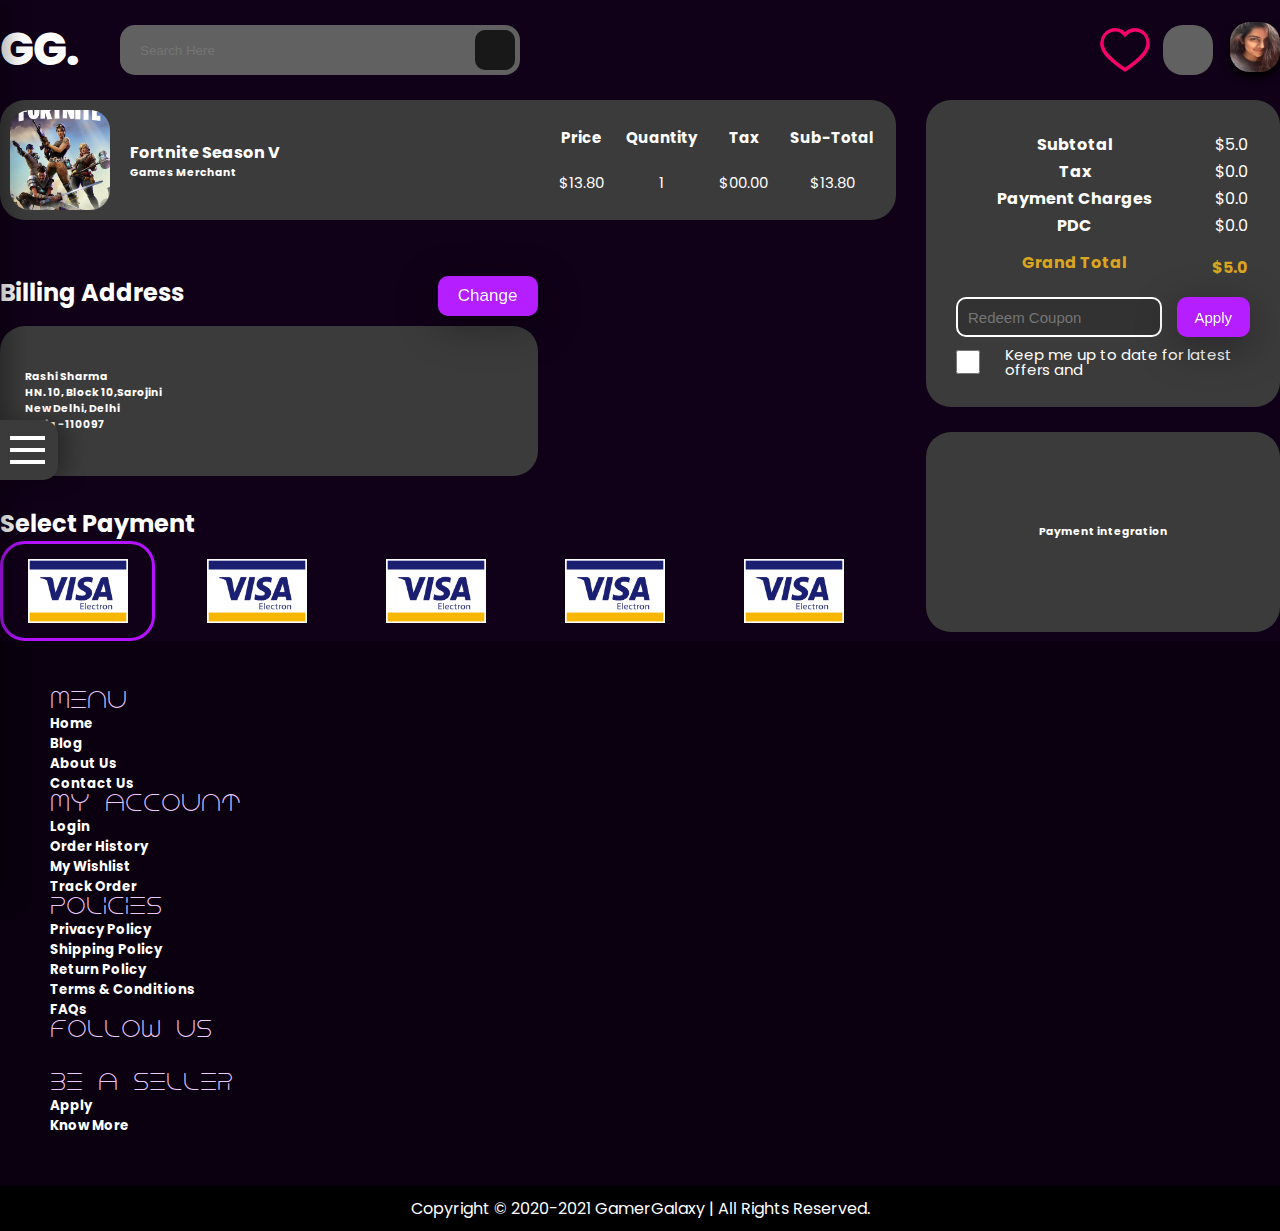
<file: checkout-page.html>
<!DOCTYPE html>
<html lang="en">
<head>
    <meta charset="UTF-8">
    <meta http-equiv="X-UA-Compatible" content="IE=edge">
    <meta name="viewport" content="width=device-width, initial-scale = 1.0, maximum-scale=1.0, user-scalable=no" />
    <title>Secure Checkout</title>

    <!-- BOOTSTRAP STYLES -->
    <link rel="stylesheet" href="https://cdn.jsdelivr.net/npm/bootstrap@4.6.0/dist/css/bootstrap.min.css" integrity="sha384-B0vP5xmATw1+K9KRQjQERJvTumQW0nPEzvF6L/Z6nronJ3oUOFUFpCjEUQouq2+l" crossorigin="anonymous">
    
    <!-- CUSTOM STYLES -->
    <link rel="stylesheet" href="public/css/style.css" type="text/css">
    <link rel="stylesheet" href="public\css\my-orders.css" type="text/css">
    <link rel="stylesheet" href="public\css\checkout-page.css" type="text/css">
    <link rel="stylesheet" href="public\css\profile-page.css" type="text/css">

    <!-- SIDEBAR NAVIGATION STYLES -->
    <link rel="stylesheet" href="public/css/side-nav-bar.css" type="text/css">
    <link rel="stylesheet" href="public/css/footer.css" type="text/css">

    <!-- FONT AWESOME ICONS -->
    <link rel="stylesheet" href="https://cdnjs.cloudflare.com/ajax/libs/font-awesome/5.15.3/css/all.min.css" integrity="sha512-iBBXm8fW90+nuLcSKlbmrPcLa0OT92xO1BIsZ+ywDWZCvqsWgccV3gFoRBv0z+8dLJgyAHIhR35VZc2oM/gI1w==" crossorigin="anonymous" referrerpolicy="no-referrer" />
   
</head>
<body>

<!-- HEADER-->
<header class="header">
    <ul class="navlinks">
        <li><a href="home.html">
            <i class="fas fa-home"></i><h6 class="side-navbar-label">Home</h6>
        </a></li>
        <li><a href="#">
            <i class="fas fa-shopping-cart"></i><h6 class="side-navbar-label">Cart</h6>
        </a></li>
        <li><a href="user-inventory.html">
            <i class="fas fa-gamepad"></i><h6 class="side-navbar-label">Inventory</h6>
        </a></li>
        <li><a href="profile-page.html">
            <i class="fas fa-user"></i><h6 class="side-navbar-label">Profile</h6>
        </a></li>
        <li><a href="settings-page.html">
            <i class="fas fa-sliders-h"></i><h6 class="side-navbar-label">Settings</h6>
        </a></li>     
    </ul>


    <div class="lines">
        <div class="line1"></div>
        <div class="line2"></div>
        <div class="line3"></div>
    </div>
</header>

<div class="container">
<div class="top-header">
    <div class="left-side">
        <div class="mob-hamburger">
                <div class="line1"></div>
                <div class="line2"></div>
                <div class="line3"></div>
        </div>
        <div class="logo"><a href="home.html">GG.</a></div>
        <div class="search-bar">
            <input type="text" placeholder="Search Here">
            <a href="#"><div class="search-btn"><i class="fas fa-search"></i></div></a>
        </div>
    </div>
    <div class="right-side">
        <img class="wishlist-icon" src="public\images\wishlist icon.svg" alt="">
        <a href="#"><div class="search-btn cart-btn"><i class="fas fa-shopping-cart"></i></div></a>
        <a href="profile-page.html">
            <img class="shadow"src="public\images\avatar.jpg" alt="" srcset="">
        </a>
    </div>
</div>
<div class="search-bar-mobile">
    <input type="text" placeholder="Search Here">
    <a href="#"><div class="search-btn"><i class="fas fa-search"></i></div></a>
</div>
</div>

<!-- CHECKOUT SECTION -->
<div class="container"> 
    
<div class="checkout-container">
    <div class="checkout-left">
        <div class="checkout-cards-container">
            <div class="checkout-card">
                <div class="product-details">
                    <img src="public\images\fortnite.jpg" alt="" srcset="">
                    <div class="card-title">
                        <h4>Fortnite Season V</h4>
                        <h6>Games Merchant</h6>
                    </div>
                </div>
                <table>
                    <tr><th>Price</th>
                        <th>Quantity</th>
                        <th>Tax</th>
                        <th>Sub-Total</th>
                    </tr>
                    <tr>
                        <td>$13.80</td>
                        <td>1</td>
                        <td>$00.00</td>
                        <td>$13.80</td>
                    </tr>
                </table>
            </div>
        </div>
        
        <div class="checkout-billing-address">
            <div class="address-controls">
                <h2>Billing Address</h2>
                <button class="solid-btn change-add-btn">Change</button>

            </div>
            <div class="address-card">
                
                    <h6>Rashi Sharma</h6>
                    <h6>HN. 10, Block 10,Sarojini</h6>
                    <h6>New Delhi, Delhi</h6>
                    <h6>India -110097</h6>
                
            </div>
        </div>
        <h2>Select Payment</h2>
        <div class="checkout-payment-method">  
            <div class="payment-card active">
                <img src="public\images\Visa.png" alt="" srcset="">
            </div>
            <div class="payment-card">
                <img src="public\images\Visa.png" alt="" srcset="">
            </div>

            <div class="payment-card">
                <img src="public\images\Visa.png" alt="" srcset="">
            </div>
            <div class="payment-card">
                <img src="public\images\Visa.png" alt="" srcset="">
            </div>
            <div class="payment-card">
                <img src="public\images\Visa.png" alt="" srcset="">
            </div>
        </div>

    </div>
    <div class="checkout-right">
            <div class="checkout-payment-card">
                <table class="payment-table">
                    <tr>
                        <th>Subtotal</th>
                        <td>$5.0</td>
                    </tr>
                    <tr>
                        <th>Tax</th>
                        <td>$0.0</td>
                    </tr>
                    <tr>
                        <th>Payment Charges</th>
                        <td>$0.0</td>
                    </tr>
                    <tr>
                        <th>PDC</th>
                        <td>$0.0</td>
                    </tr>
                    <tr>
                        <th><h4>Grand Total<h4></th>
                        <td><h4>$5.0</h4></td>
                    </tr>
                </table>
                <div class="discount">
                    <input type="text" placeholder="Redeem Coupon">
                    <button class="solid-btn">Apply</button>
                </div>
                <div class="sign-up">
                    <input type="checkbox">
                    <p>Keep me up to date for latest offers and </p>
                </div>
            </div>
            <div class="payment-integration">
                <h6>Payment integration</h6>
            </div>
    </div>
</div>
</div>

<!-- FOOTER SECTION -->
<div class="container-fluid footer-color"> 
    <div class="row footer-wrapper">

        <div class="col-md-1 footer-column">
          
        </div>
        <div class="col-sm-2 footer-column">
            <h1 class="glow">Menu</h1>
            <h5>Home</h5>
            <h5>Blog</h5>
            <h5>About Us</h5>
            <h5>Contact Us</h5>
        </div>
        <div class="col-sm-2 footer-column">
            <h1 class="glow">My Account</h1>
            <h5>Login</h5>
            <h5>Order History</h5>
            <h5>My Wishlist</h5>
            <h5>Track Order</h5>
        </div>
        <div class="col-sm-2 footer-column">
            <h1 class="glow">Policies</h1>
            <h5>Privacy Policy</h5>
            <h5>Shipping Policy</h5>
            <h5>Return Policy</h5>
            <h5>Terms & Conditions</h5>
            <h5>FAQs</h5>
        </div>
        <div class="col-sm-2 footer-column">
            <h1 class="glow">Follow Us</h1>
            <div class="socials">
                <i class="fab fa-facebook"></i>
                <i class="fab fa-instagram"></i>
                <i class="fab fa-twitter"></i>
                <i class="fab fa-linkedin"></i>
                <i class="fab fa-youtube"></i>
            </div>
        </div>
        <div class="col-sm-3 footer-column">
            <h1 class="glow">Be a Seller</h1>
            <h5>Apply</h5>
            <h5>Know More</h5>
        </div>
       
    </div>
    <div class="row footer-copyright"><center>Copyright © 2020-2021 GamerGalaxy | All Rights Reserved.</center></div>
</div>

<!-- ADDRESS CHANGE MODAL -->
<div class="order-modal-bg">
    <div class="address-modal-container">
            <h4>Select Address</h4>
        
            <button class="add-new-address">Add New Adress</button>
            
            <div class="modal-address-card-container">
                
                <div class="modal-address-card">
                    <h6>Rashi Sharma</h6>
                    <h6>HN. 10, Block 10,Sarojini</h6>
                    <h6>New Delhi, Delhi</h6>
                    <h6>India -110097</h6>
                </div>

                <div class="modal-address-card">
                    <h6>Rashi Sharma</h6>
                    <h6>HN. 10, Block 10,Sarojini</h6>
                    <h6>New Delhi, Delhi</h6>
                    <h6>India -110097</h6>
                </div>

                <div class="modal-address-card">
                    <h6>Rashi Sharma</h6>
                    <h6>HN. 10, Block 10,Sarojini</h6>
                    <h6>New Delhi, Delhi</h6>
                    <h6>India -110097</h6>
                </div>            
            </div>

            <div class="address-btn-controls">
                <button type="button" class="modal-btn btn-glow">Change</button>
                <button id="modal-close-btn" class="modal-btn btn-glow" type="button">Close</button>
            </div>
       
    </div>
</div>

<!-- SCRIPT FILES ------------------------------------------------->
<script src="public/js/header.js" ></script>
<script src="public/js/change-address-modal.js" ></script>

<script src="https://code.jquery.com/jquery-3.6.0.slim.min.js" integrity="sha256-u7e5khyithlIdTpu22PHhENmPcRdFiHRjhAuHcs05RI=" crossorigin="anonymous"></script>
<script type="text/javascript">
    $(document).ready(function(){
        $('.payment-card').click(function(){
            $(this).addClass('active').siblings().removeClass('active');
        });
    });
</script>


</body>
</html>
</file>
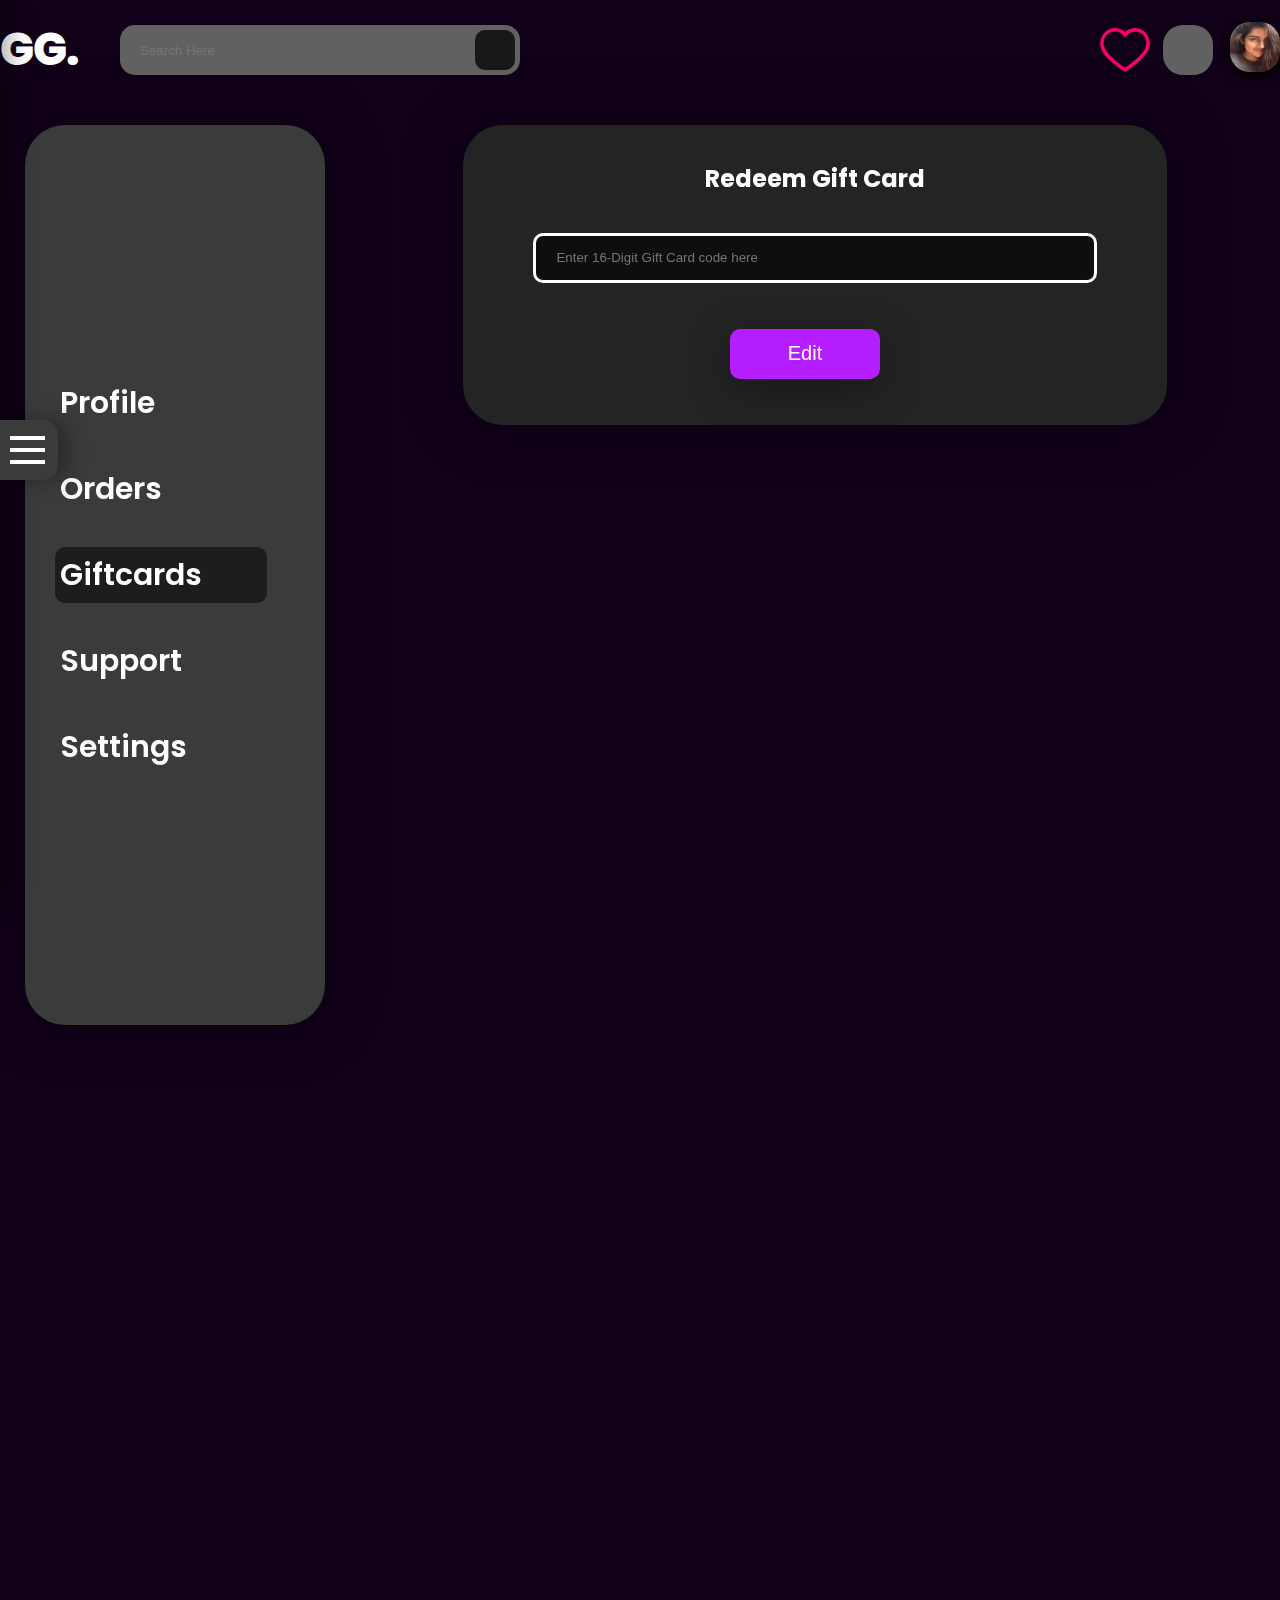
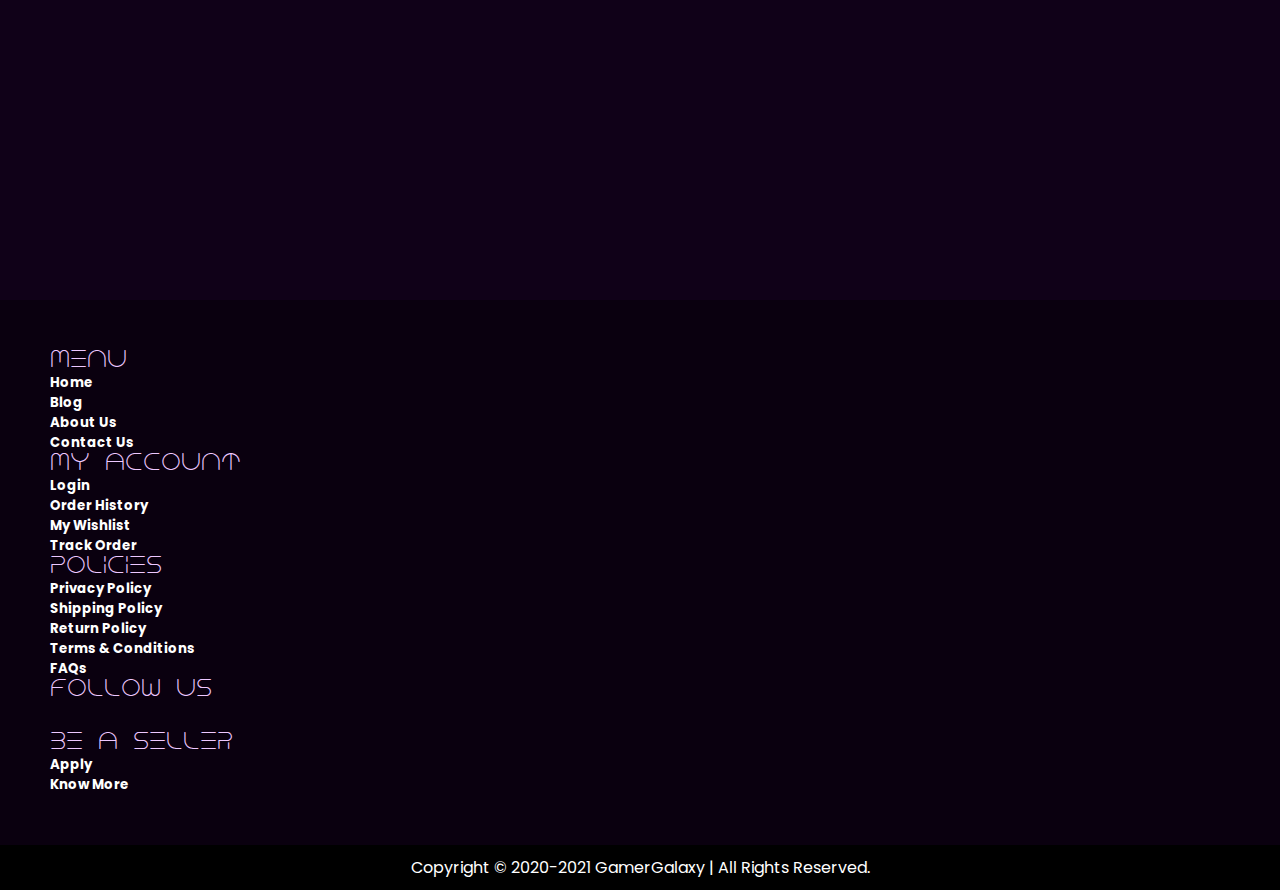
<file: gift-card.html>
<!DOCTYPE html>
<html lang="en">
<head>
    <meta charset="UTF-8">
    <meta http-equiv="X-UA-Compatible" content="IE=edge">
    <meta name="viewport" content="width=device-width, initial-scale=1.0">
    <title>Gift Card</title>

    <link rel="stylesheet" href="https://cdn.jsdelivr.net/npm/bootstrap@4.6.0/dist/css/bootstrap.min.css" integrity="sha384-B0vP5xmATw1+K9KRQjQERJvTumQW0nPEzvF6L/Z6nronJ3oUOFUFpCjEUQouq2+l" crossorigin="anonymous">
    <link rel="stylesheet" href="public/css/style.css" type="text/css">
    <link rel="stylesheet" href="public/css/side-nav-bar.css" type="text/css">
    <link rel="stylesheet" href="public/css/profile-page.css" type="text/css">
    <link rel="stylesheet" href="public/css/gift-card.css" type="text/css">
    <link rel="stylesheet" href="public/css/footer.css" type="text/css">
    <link rel="stylesheet" href="https://cdnjs.cloudflare.com/ajax/libs/font-awesome/5.15.3/css/all.min.css" integrity="sha512-iBBXm8fW90+nuLcSKlbmrPcLa0OT92xO1BIsZ+ywDWZCvqsWgccV3gFoRBv0z+8dLJgyAHIhR35VZc2oM/gI1w==" crossorigin="anonymous" referrerpolicy="no-referrer" />
    <script src="https://code.jquery.com/jquery-3.5.1.slim.min.js" integrity="sha384-DfXdz2htPH0lsSSs5nCTpuj/zy4C+OGpamoFVy38MVBnE+IbbVYUew+OrCXaRkfj" crossorigin="anonymous"></script>
    <script src="https://cdn.jsdelivr.net/npm/bootstrap@4.6.0/dist/js/bootstrap.bundle.min.js" integrity="sha384-Piv4xVNRyMGpqkS2by6br4gNJ7DXjqk09RmUpJ8jgGtD7zP9yug3goQfGII0yAns" crossorigin="anonymous"></script>

</head>
<body>

<!-- HEADER-->
<header class="header">
    <ul class="navlinks">
        <li><a href="home.html">
            <i class="fas fa-home"></i><h6 class="side-navbar-label">Home</h6>
        </a></li>
        <li><a href="#">
            <i class="fas fa-shopping-cart"></i><h6 class="side-navbar-label">Cart</h6>
        </a></li>
        <li><a href="user-inventory.html">
            <i class="fas fa-gamepad"></i><h6 class="side-navbar-label">Inventory</h6>
        </a></li>
        <li><a href="profile-page.html">
            <i class="fas fa-user"></i><h6 class="side-navbar-label">Profile</h6>
        </a></li>
        <li><a href="settings-page.html">
            <i class="fas fa-sliders-h"></i><h6 class="side-navbar-label">Settings</h6>
        </a></li>     
    </ul>


    <div class="lines">
        <div class="line1"></div>
        <div class="line2"></div>
        <div class="line3"></div>
    </div>
</header>

<div class="container">
<div class="top-header">
    <div class="left-side">
        <div class="mob-hamburger">
                <div class="line1"></div>
                <div class="line2"></div>
                <div class="line3"></div>
        </div>
        <div class="logo"><a href="home.html">GG.</a></div>
        <div class="search-bar">
            <input type="text" placeholder="Search Here">
            <a href="#"><div class="search-btn"><i class="fas fa-search"></i></div></a>
        </div>
    </div>
    <div class="right-side">
        <img class="wishlist-icon" src="public\images\wishlist icon.svg" alt="">
        <a href="#"><div class="search-btn cart-btn"><i class="fas fa-shopping-cart"></i></div></a>
        <a href="profile-page.html">
            <img class="shadow"src="public\images\avatar.jpg" alt="" srcset="">
        </a>
    </div>
</div>
<div class="search-bar-mobile">
    <input type="text" placeholder="Search Here">
    <a href="#"><div class="search-btn"><i class="fas fa-search"></i></div></a>
</div>
</div>

<!-- PROFILE SECTION START-->
<div class="container profile-page-container gift-section-container">
        <div class="sticky-wrapper">
            <div class="profile-sidebar">
                <ul>
                    <a href="profile-page.html"><li >Profile</li></a>
                    <a href="my-orders.html"><li>Orders</li></a>
                    <a href="gift-card.html"><li class="li-active">Giftcards</li></a>
                    <a href="support-page.html"><li>Support</li></a>
                    <a href="settings-page.html"><li>Settings</li></a>
                </ul>
    
            </div>
        </div>

        <div class="gift-content-section">
           <div class="gift-card">
               <h2>Redeem Gift Card</h2>
               <input type="text" placeholder="Enter 16-Digit Gift Card code here">
               <a href="#">
                <button class="solid-btn" type="button">Edit</button>
            </a>
           </div>

        </div>
</div>

<!-- FOOTER SECTION -->
<div class="container-fluid footer-color"> 
    <div class="row footer-wrapper">

        <div class="col-md-1 footer-column">
          
        </div>
        <div class="col-sm-2 footer-column">
            <h1 class="glow">Menu</h1>
            <h5>Home</h5>
            <h5>Blog</h5>
            <h5>About Us</h5>
            <h5>Contact Us</h5>
        </div>
        <div class="col-sm-2 footer-column">
            <h1 class="glow">My Account</h1>
            <h5>Login</h5>
            <h5>Order History</h5>
            <h5>My Wishlist</h5>
            <h5>Track Order</h5>
        </div>
        <div class="col-sm-2 footer-column">
            <h1 class="glow">Policies</h1>
            <h5>Privacy Policy</h5>
            <h5>Shipping Policy</h5>
            <h5>Return Policy</h5>
            <h5>Terms & Conditions</h5>
            <h5>FAQs</h5>
        </div>
        <div class="col-sm-2 footer-column">
            <h1 class="glow">Follow Us</h1>
            <div class="socials">
                <i class="fab fa-facebook"></i>
                <i class="fab fa-instagram"></i>
                <i class="fab fa-twitter"></i>
                <i class="fab fa-linkedin"></i>
                <i class="fab fa-youtube"></i>
            </div>
        </div>
        <div class="col-sm-3 footer-column">
            <h1 class="glow">Be a Seller</h1>
            <h5>Apply</h5>
            <h5>Know More</h5>
        </div>
       
    </div>
    <div class="row footer-copyright"><center>Copyright © 2020-2021 GamerGalaxy | All Rights Reserved.</center></div>
</div>

<!--SCRIPT FILES-->
<script src="public/js/header.js" ></script>

</body>
</html>
</file>
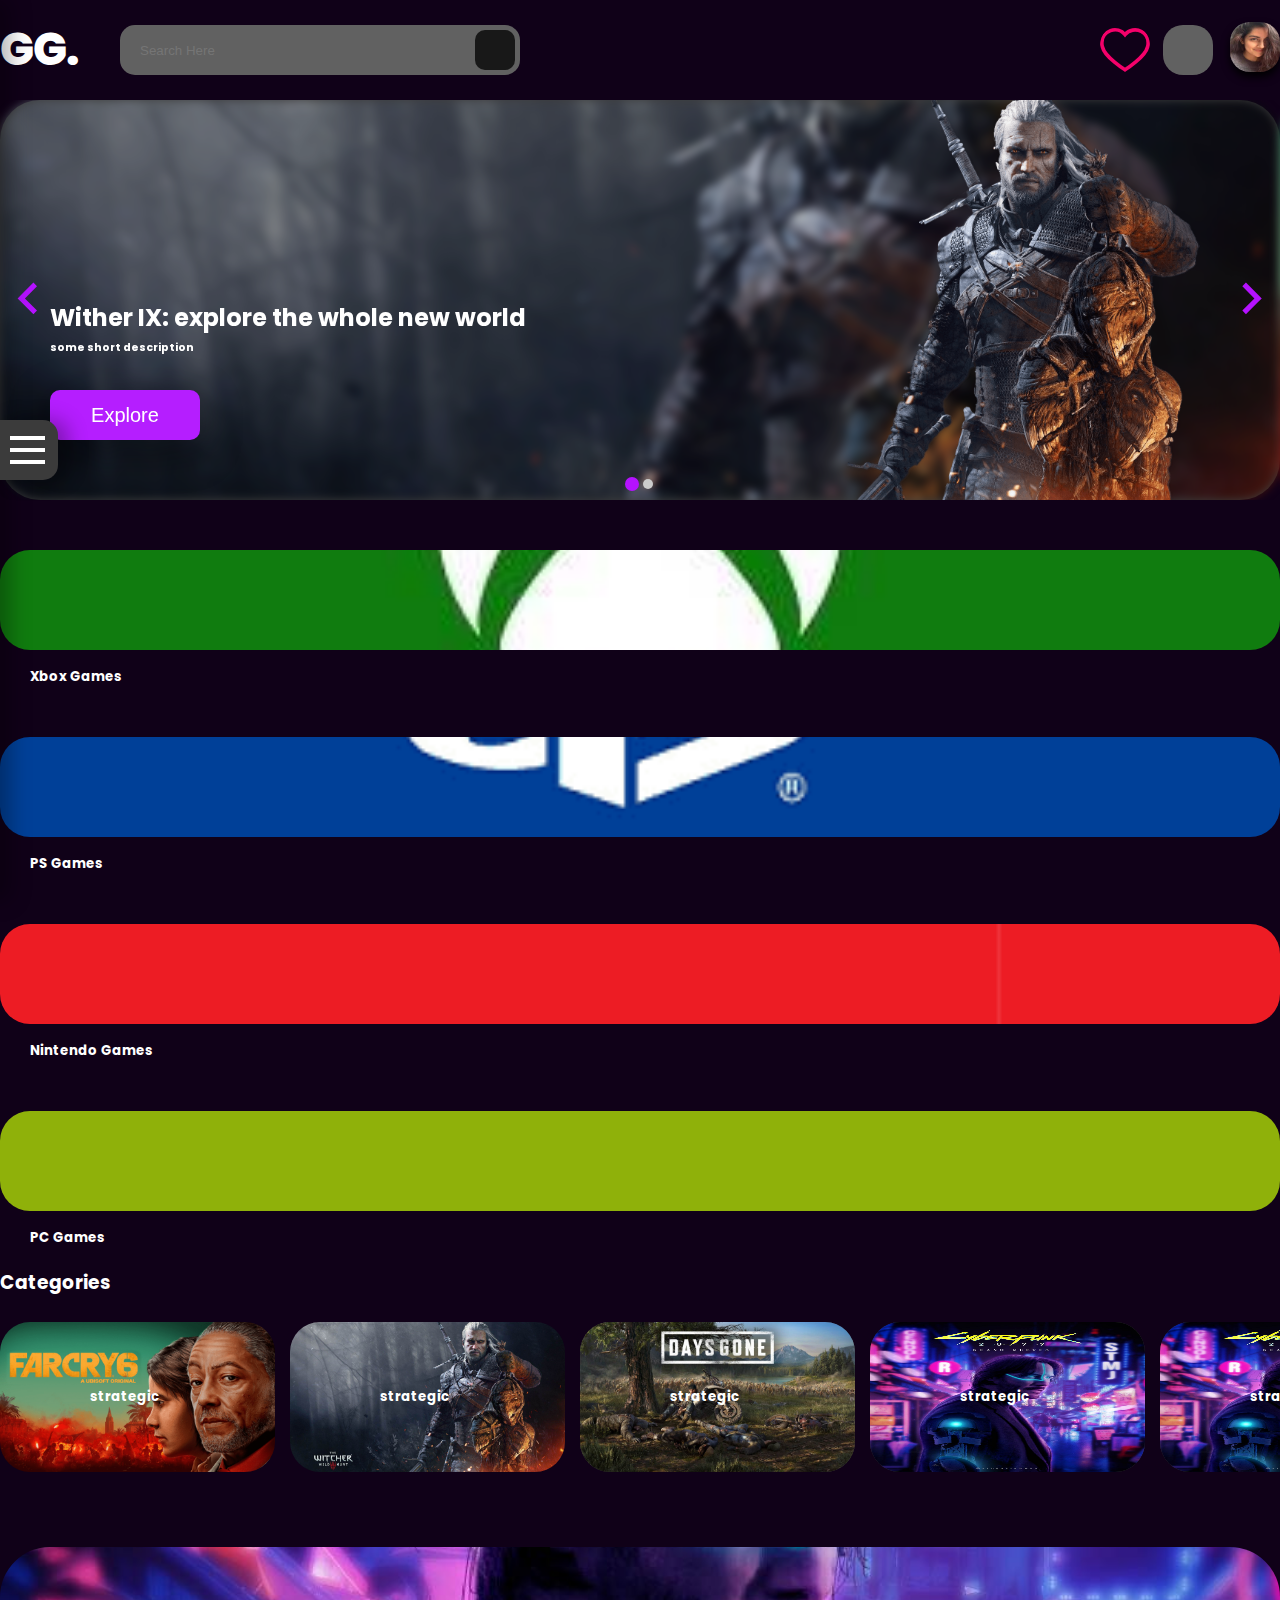
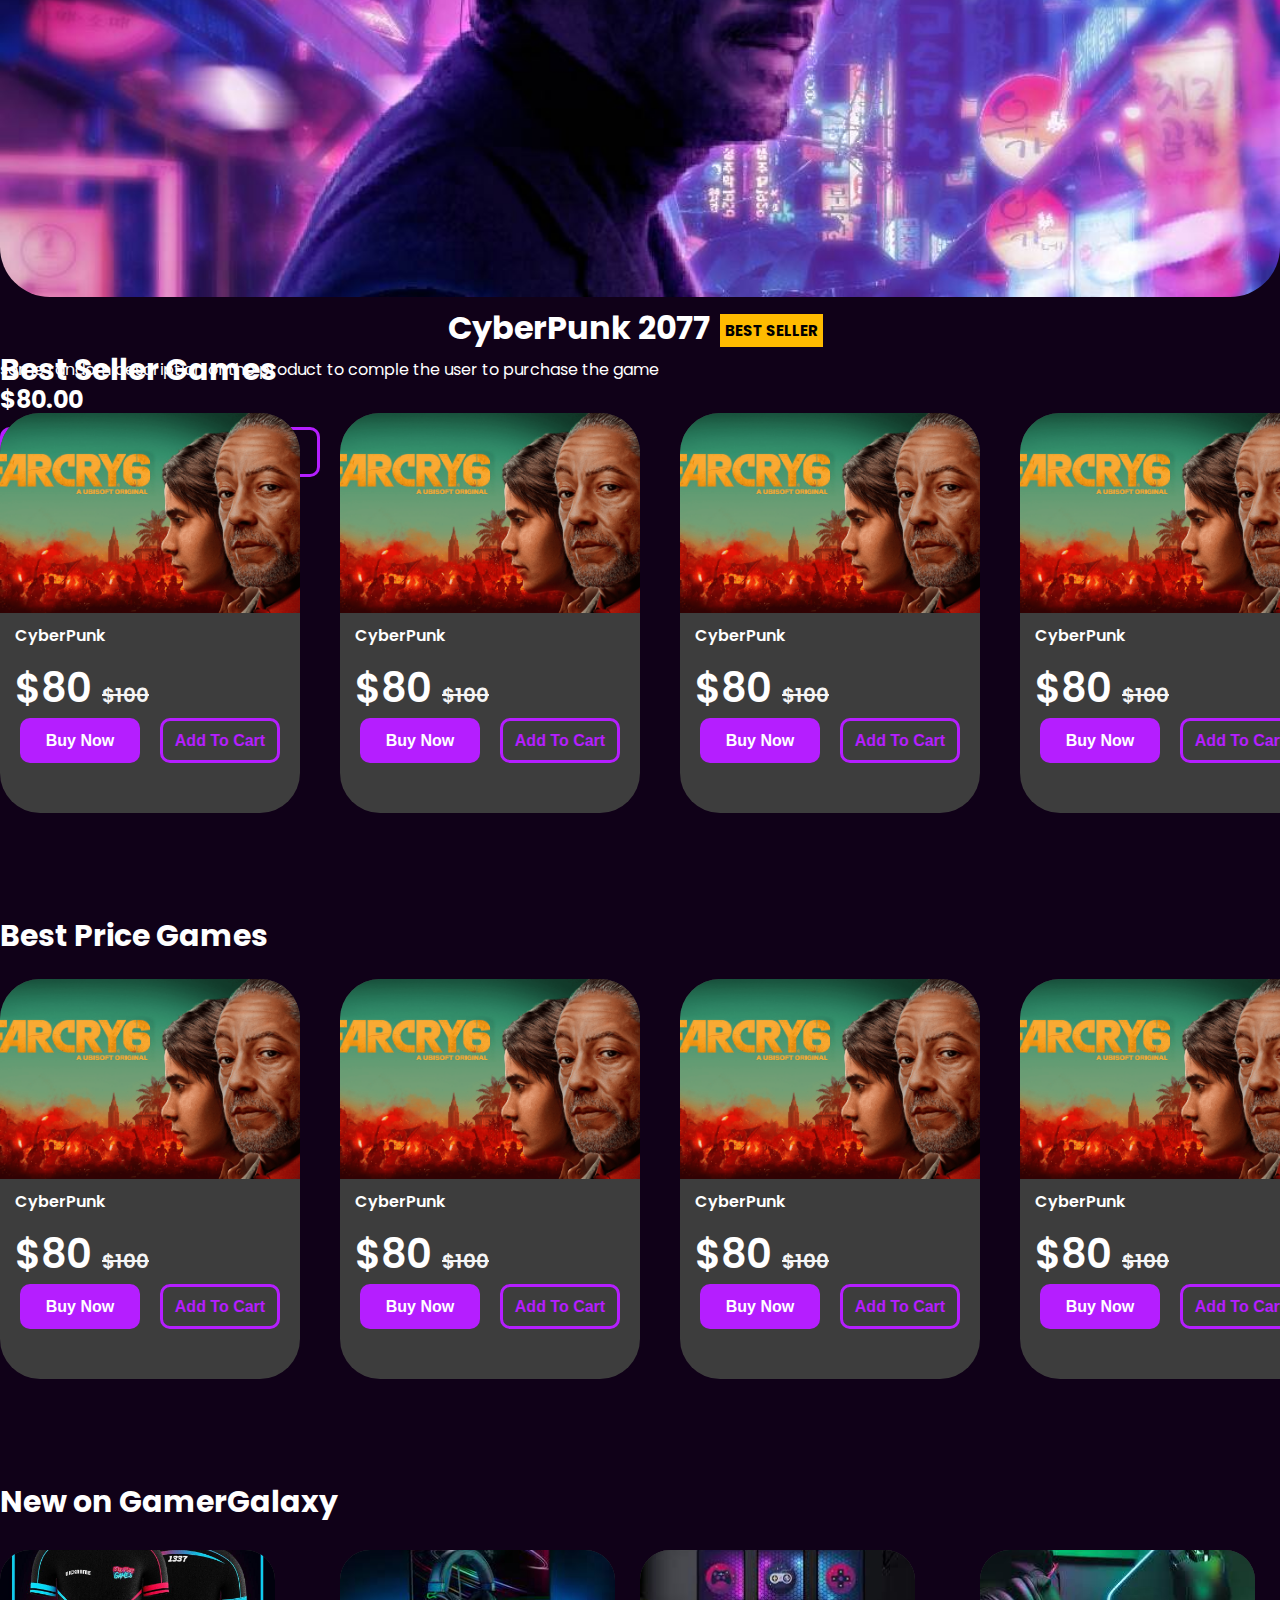
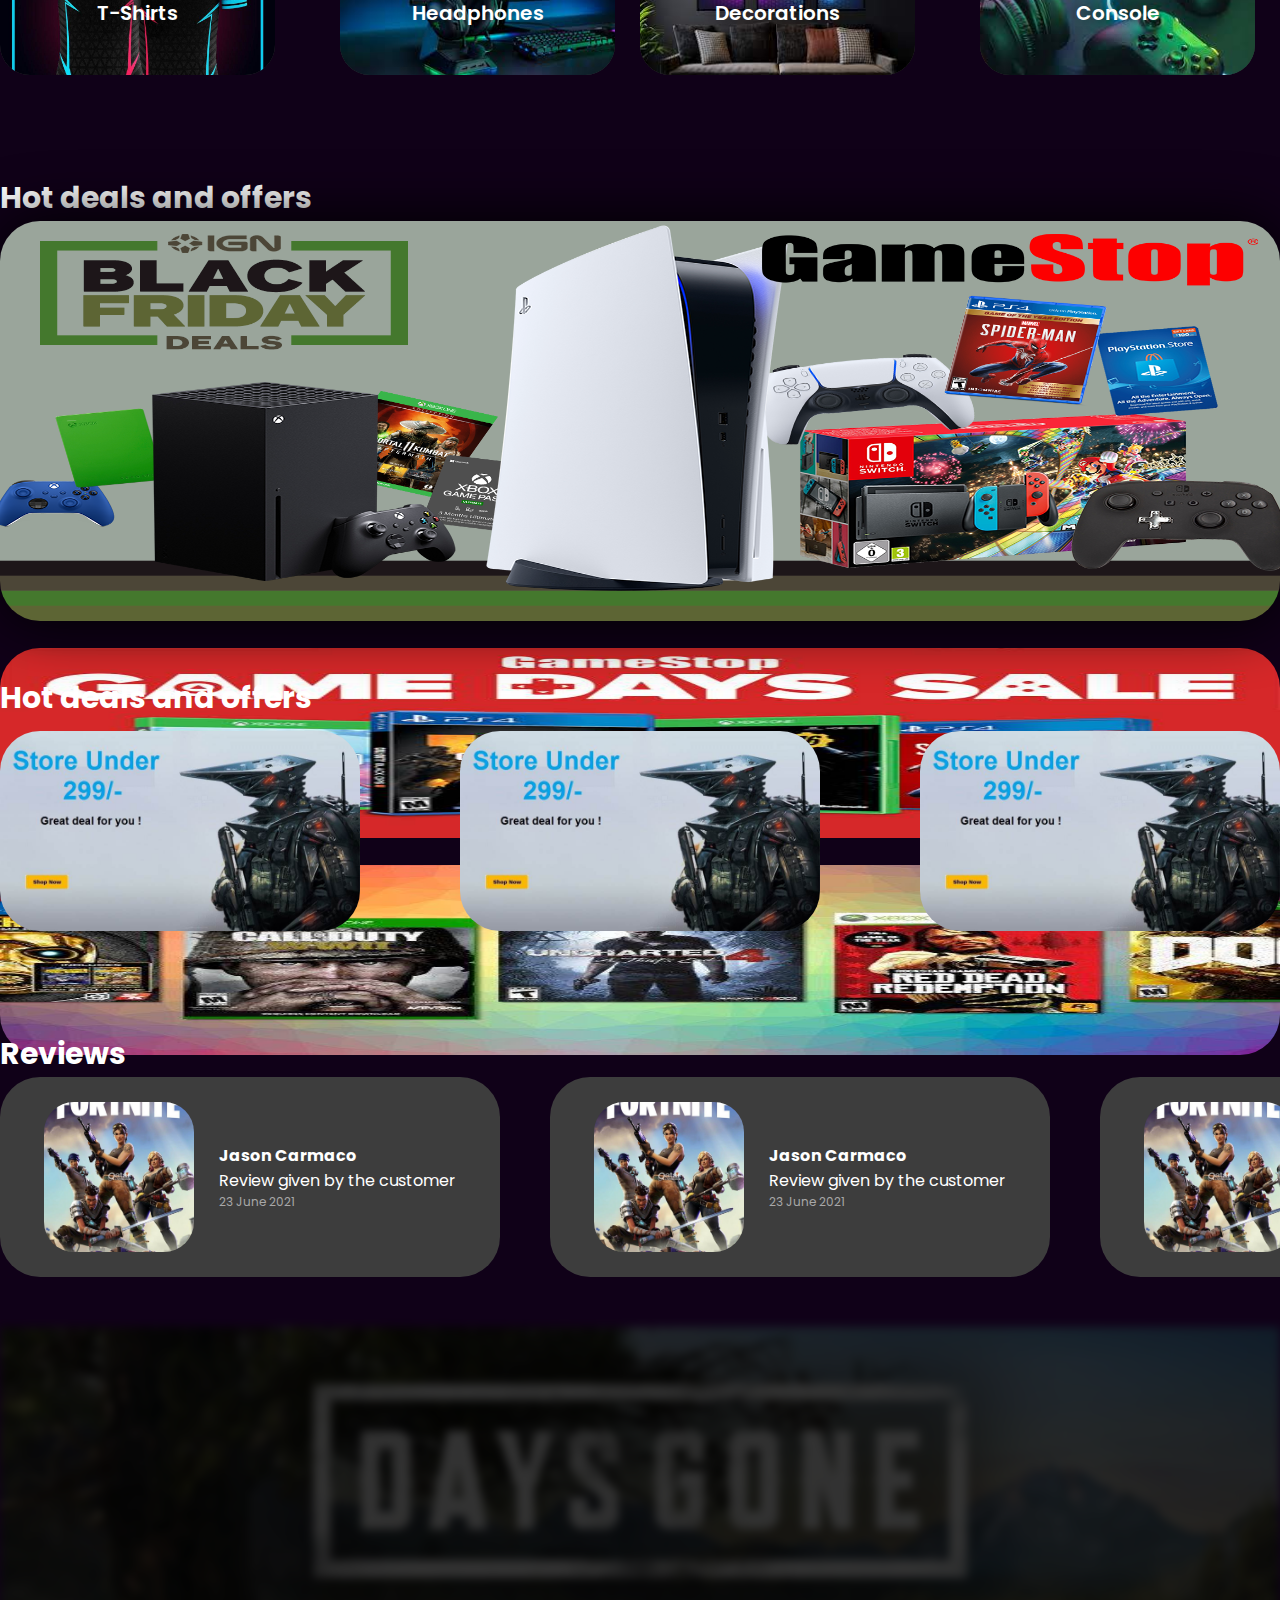
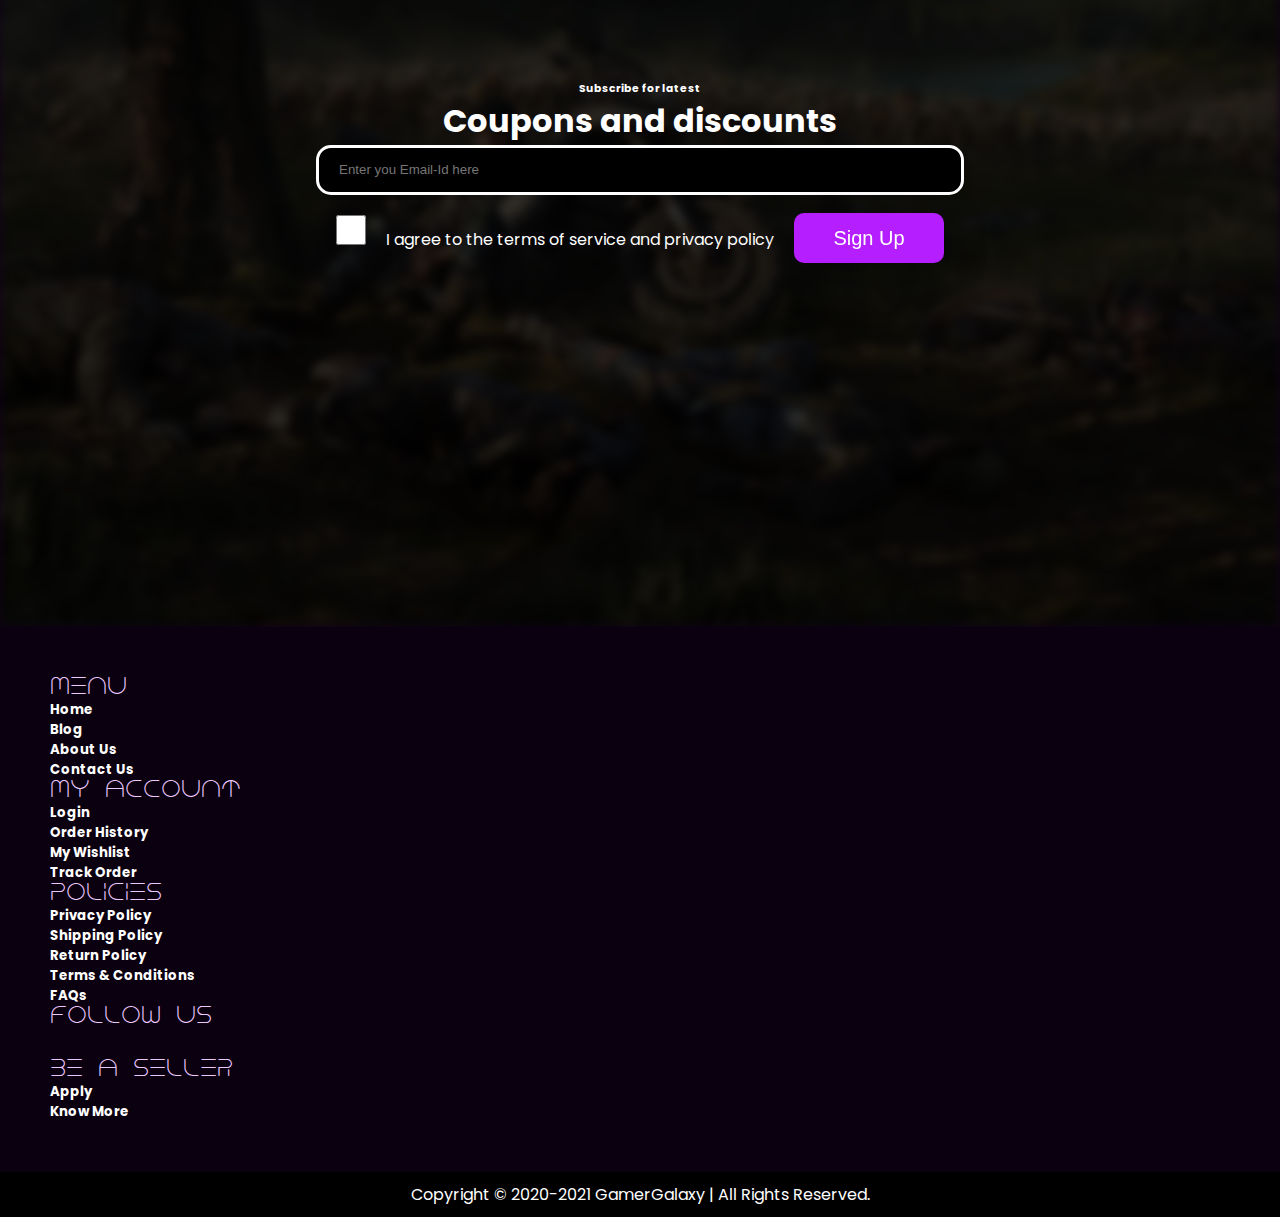
<file: home.html>
<!DOCTYPE html>
<html lang="en">
<head>
    <meta charset="UTF-8">
    <meta http-equiv="X-UA-Compatible" content="IE=edge">
    <meta name="viewport" content="width=device-width, initial-scale = 1.0, maximum-scale=1.0, user-scalable=no" />
    <title>Gamer Galaxy</title>

    <!-- BOOTSTRAP STYLES -->
    <link rel="stylesheet" href="https://cdn.jsdelivr.net/npm/bootstrap@4.6.0/dist/css/bootstrap.min.css" integrity="sha384-B0vP5xmATw1+K9KRQjQERJvTumQW0nPEzvF6L/Z6nronJ3oUOFUFpCjEUQouq2+l" crossorigin="anonymous">
    
    <!-- MAIN HOME STYLES -->
    <link rel="stylesheet" href="public/css/style.css" type="text/css">

    <!-- SIDEBAR NAVIGATION STYLES -->
    <link rel="stylesheet" href="public/css/side-nav-bar.css" type="text/css">
    <link rel="stylesheet" href="public/css/footer.css" type="text/css">
    
    <!-- SLIDER STYLES -->
    <link rel="stylesheet" href="public\css\slider\splide-core.min.css">
    <link rel="stylesheet" href="public\css\slider\splide-skyblue.min.css">

    <!-- FONT AWESOME ICONS -->
    <link rel="stylesheet" href="https://cdnjs.cloudflare.com/ajax/libs/font-awesome/5.15.3/css/all.min.css" integrity="sha512-iBBXm8fW90+nuLcSKlbmrPcLa0OT92xO1BIsZ+ywDWZCvqsWgccV3gFoRBv0z+8dLJgyAHIhR35VZc2oM/gI1w==" crossorigin="anonymous" referrerpolicy="no-referrer" />
    
</head>
<body>

<!-- HEADER-->
<header class="header">
        <ul class="navlinks">
            <li><a href="home.html">
                <i class="fas fa-home"></i><h6 class="side-navbar-label">Home</h6>
            </a></li>
            <li><a href="#">
                <i class="fas fa-shopping-cart"></i><h6 class="side-navbar-label">Cart</h6>
            </a></li>
            <li><a href="user-inventory.html">
                <i class="fas fa-gamepad"></i><h6 class="side-navbar-label">Inventory</h6>
            </a></li>
            <li><a href="profile-page.html">
                <i class="fas fa-user"></i><h6 class="side-navbar-label">Profile</h6>
            </a></li>
            <li><a href="settings-page.html">
                <i class="fas fa-sliders-h"></i><h6 class="side-navbar-label">Settings</h6>
            </a></li>     
        </ul>


        <div class="lines">
            <div class="line1"></div>
            <div class="line2"></div>
            <div class="line3"></div>
        </div>
</header>

<div class="container">
    <div class="top-header">
        <div class="left-side">
            <div class="mob-hamburger">
                    <div class="line1"></div>
                    <div class="line2"></div>
                    <div class="line3"></div>
            </div>
            <div class="logo"><a href="home.html">GG.</a></div>
            <div class="search-bar">
                <input type="text" placeholder="Search Here">
                <a href="#"><div class="search-btn"><i class="fas fa-search"></i></div></a>
            </div>
        </div>
        <div class="right-side">
            <img class="wishlist-icon" src="public\images\wishlist icon.svg" alt="">
            <a href="#"><div class="search-btn cart-btn"><i class="fas fa-shopping-cart"></i></div></a>
            <a href="profile-page.html">
                <img class="shadow"src="public\images\avatar.jpg" alt="" srcset="">
            </a>
        </div>
    </div>
    <div class="search-bar-mobile">
        <input type="text" placeholder="Search Here">
        <a href="#"><div class="search-btn"><i class="fas fa-search"></i></div></a>
    </div>
</div>

<!-- BANNER CARAOUSEL-->
<div class="splide">
    <div class="splide__track">
        <ul class="splide__list">
            <li class="splide__slide">
                <div class="container">
                    <div class="banner">
                        <img src="public\images\witcher.png" alt="the witcher png" class="banner-png">
                        <img src="public\images\withcer bg.jpg" alt="the witcher" class="banner-bg">
                        <h2 class="banner-heading">Wither IX: explore the whole new world</h2>
                        <h6 class="banner-description">some short description</h6>
                        <a href="#">
                            <button class="solid-btn banner-btn-pos" type="button">Explore</button>
                        </a>
                    </div>
                </div>
            </li>

            <li class="splide__slide">
                <div class="container">
                    <div class="banner">
                        <img src="public\images\far-cry-6.png" alt="the witcher png" class="banner-png">
                        <img src="public\images\far-cry-6-listing.png" alt="the witcher" class="banner-bg">
                        <h2 class="banner-heading">Wither IX: explore the whole new world</h2>
                        <h6 class="banner-description">some short description</h6>
                        <a href="#">
                            <button class="solid-btn banner-btn-pos" type="button">Explore</button>
                        </a>
                    </div>
                </div>
            </li>
            
        </ul>
    </div>
</div>


<!-- CONSOLE SECTION-->
<div class="container">
    <div>
        <div class="row row-console">
            <div class="col-3">
            <img src="public\images\xbox.jpg" alt="" class="console-store">
            <h5 class="console-text">Xbox Games<h5>
            </div>

            <div class="col-3">
                <img src="public\images\ps4.png" alt="" class="console-store">
                <h5 class="console-text">PS Games<h5>
            </div>

            <div class="col-3">
                <img src="public\images\nintendo.png" alt="" class="console-store">
                <h5 class="console-text">Nintendo Games<h5>
            </div>

            <div class="col-3">
                <img src="public\images\pc.png" alt="" class="console-store">
                <h5 class="console-text">PC Games<h5>
            </div>
        </div>
    </div>
</div>

<!-- CATEGORIES SECTION -->
<div class="container">
    <h3 class="categories-heading">Categories</h3>
    <div class="categories-wrapper">
        
            <div class="categories-tab">
                <img src="public\images\far-cry-6-listing.png" alt="" srcset="" >
                <h5>strategic</h5>
            </div>

            <div class="categories-tab">
                <img src="public\images\withcer bg.jpg" alt="" srcset="" >
                <h5>strategic</h5>
            </div>

            <div class="categories-tab">
                <img src="public\images\daysgone.jpg" alt="" srcset="" >
                <h5>strategic</h5>
            </div>

            <div class="categories-tab">
                <img src="public\images\cyberpunk.jpg" alt="" srcset="" >
                <h5>strategic</h5>
            </div>

            <div class="categories-tab">
                <img src="public\images\cyberpunk.jpg" alt="" srcset="" >
                <h5>strategic</h5>
            </div>
            <div class="categories-tab">
                <img src="public\images\cyberpunk.jpg" alt="" srcset="" >
                <h5>strategic</h5>
            </div>
            <div class="categories-tab">
                <img src="public\images\cyberpunk.jpg" alt="" srcset="" >
                <h5>strategic</h5>
            </div>
        </div>
        
    </div>

<!-- FEATURED PROFUCT SECTION -->
<div class="container featured-product">
    <div class="row">
        <div class="col-sm-6">
            <img src="public\images\cyberpunk.jpg" alt="" >
        </div>
        <div class="col-sm-6">
            <div class="container small-container">
                <div class="row"><h1>CyberPunk 2077</h1></div>
                <div class="row"><P>some random description of the product to comple the user to purchase the game</P></div>
                <div class="row"><P><i class="fas fa-star"></i> <i class="fas fa-star"></i> <i class="fas fa-star"></i> <i class="fas fa-star"></i> <i class="fas fa-star"></i></P></div>
                <div class="row"><h2>$80.00</h2></div>
                <div class="row btn-wrapper">
                
                        <a href="product-page.html">
                            <button class="solid-product-btn btn-glow" type="button">Buy Now</button>
                        </a>
                    

                        <a href="#">
                            <button class="outline-product-btn btn-glow" type="button">Add To Cart</button>
                        </a>
                
                </div>
            </div>
        </div>
    </div>
</div>

<!-- BEST SELLER PRODUCT SECTION -->  
<div class="container">
        <h3 class="cards-heading">Best Seller Games</h3>
    <div class="product-card-wrapper">
        <div class="product-card">
            <img class="card-img" src="public\images\far-cry-6-listing.png" alt="" srcset="">
          
                <div class="product-title">
                    <h4>CyberPunk</h4>
                    <i class="fas fa-heart"></i>
                </div>
    
                <div class="ratings"><i class="fas fa-star"></i> <i class="fas fa-star"></i> <i class="fas fa-star"></i> <i class="fas fa-star"></i> <i class="fas fa-star"></i></div>
                <div class="price">$80<span>$100</span></div>
                <div class="card-btn-wrapper">
                    <a href="#">
                        <button class="solid-product-btn card-btn card-btn-solid " type="button">Buy Now</button>
                    </a>
                    <a href="#">
                        <button class="outline-product-btn card-btn card-btn" type="button">Add To Cart</button>
                    </a>
                </div>
                    </div>
        <div class="product-card">
                <img class="card-img" src="public\images\far-cry-6-listing.png" alt="" srcset="">
              
                    <div class="product-title">
                        <h4>CyberPunk</h4>
                        <i class="fas fa-heart"></i>
                    </div>
        
                    <div class="ratings"><i class="fas fa-star"></i> <i class="fas fa-star"></i> <i class="fas fa-star"></i> <i class="fas fa-star"></i> <i class="fas fa-star"></i></div>
                    <div class="price">$80<span>$100</span></div>
                    <div class="card-btn-wrapper">
                        <a href="#">
                            <button class="solid-product-btn card-btn card-btn-solid " type="button">Buy Now</button>
                        </a>
                        <a href="#">
                            <button class="outline-product-btn card-btn" type="button">Add To Cart</button>
                        </a>
                    </div>
                    </div>
        <div class="product-card">
                    <img class="card-img" src="public\images\far-cry-6-listing.png" alt="" srcset="">
                  
                        <div class="product-title">
                            <h4>CyberPunk</h4>
                            <i class="fas fa-heart"></i>
                        </div>
            
                        <div class="ratings"><i class="fas fa-star"></i> <i class="fas fa-star"></i> <i class="fas fa-star"></i> <i class="fas fa-star"></i> <i class="fas fa-star"></i></div>
                        <div class="price">$80<span>$100</span></div>
                        <div class="card-btn-wrapper">
                            <a href="#">
                                <button class="solid-product-btn card-btn card-btn-solid " type="button">Buy Now</button>
                            </a>
                            <a href="#">
                                <button class="outline-product-btn card-btn" type="button">Add To Cart</button>
                            </a>
                        </div>
                    </div>
        <div class="product-card">
                        <img class="card-img" src="public\images\far-cry-6-listing.png" alt="" srcset="">
                      
                            <div class="product-title">
                                <h4>CyberPunk</h4>
                                <i class="fas fa-heart"></i>
                            </div>
                
                            <div class="ratings"><i class="fas fa-star"></i> <i class="fas fa-star"></i> <i class="fas fa-star"></i> <i class="fas fa-star"></i> <i class="fas fa-star"></i></div>
                            <div class="price">$80<span>$100</span></div>
                            <div class="card-btn-wrapper">
                                <a href="#">
                                    <button class="solid-product-btn card-btn card-btn-solid " type="button">Buy Now</button>
                                </a>
                                <a href="#">
                                    <button class="outline-product-btn card-btn" type="button">Add To Cart</button>
                                </a>
                            </div>
                    </div>
        <div class="product-card">
                            <img class="card-img" src="public\images\far-cry-6-listing.png" alt="" srcset="">
                          
                                <div class="product-title">
                                    <h4>CyberPunk</h4>
                                    <i class="fas fa-heart"></i>
                                </div>
                    
                                <div class="ratings"><i class="fas fa-star"></i> <i class="fas fa-star"></i> <i class="fas fa-star"></i> <i class="fas fa-star"></i> <i class="fas fa-star"></i></div>
                                <div class="price">$80<span>$100</span></div>
                                <div class="card-btn-wrapper">
                                    <a href="#">
                                        <button class="solid-product-btn card-btn card-btn-solid " type="button">Buy Now</button>
                                    </a>
                                    <a href="#">
                                        <button class="outline-product-btn card-btn" type="button">Add To Cart</button>
                                    </a>
                                </div>
                    </div>
        <div class="product-card">
                                <img class="card-img" src="public\images\far-cry-6-listing.png" alt="" srcset="">
                              
                                    <div class="product-title">
                                        <h4>CyberPunk</h4>
                                        <i class="fas fa-heart"></i>
                                    </div>
                        
                                    <div class="ratings"><i class="fas fa-star"></i> <i class="fas fa-star"></i> <i class="fas fa-star"></i> <i class="fas fa-star"></i> <i class="fas fa-star"></i></div>
                                    <div class="price">$80<span>$100</span></div>
                                    <div class="card-btn-wrapper">
                                        <a href="#">
                                            <button class="solid-product-btn card-btn card-btn-solid " type="button">Buy Now</button>
                                        </a>
                                        <a href="#">
                                            <button class="outline-product-btn card-btn" type="button">Add To Cart</button>
                                        </a>
                                    </div>
                    </div>
        <div class="product-card">
                                    <img class="card-img" src="public\images\far-cry-6-listing.png" alt="" srcset="">
                                  
                                        <div class="product-title">
                                            <h4>CyberPunk</h4>
                                            <i class="fas fa-heart"></i>
                                        </div>
                            
                                        <div class="ratings"><i class="fas fa-star"></i> <i class="fas fa-star"></i> <i class="fas fa-star"></i> <i class="fas fa-star"></i> <i class="fas fa-star"></i></div>
                                        <div class="price">$80<span>$100</span></div>
                                        <div class="card-btn-wrapper">
                                            <a href="#">
                                                <button class="solid-product-btn card-btn card-btn-solid " type="button">Buy Now</button>
                                            </a>
                                            <a href="#">
                                                <button class="outline-product-btn card-btn" type="button">Add To Cart</button>
                                            </a>
                                        </div>
                    </div>
    </div>   
    </div>

<!-- BEST PRICE PROFUCT SECTION -->
<div class="container">
    <h3 class="cards-heading">Best Price Games</h3>
    <div class="product-card-wrapper">
        <div class="product-card">
            <img class="card-img" src="public\images\far-cry-6-listing.png" alt="" srcset="">
          
                <div class="product-title">
                    <h4>CyberPunk</h4>
                    <i class="fas fa-heart"></i>
                </div>
    
                <div class="ratings"><i class="fas fa-star"></i> <i class="fas fa-star"></i> <i class="fas fa-star"></i> <i class="fas fa-star"></i> <i class="fas fa-star"></i></div>
                <div class="price">$80<span>$100</span></div>
                <div class="card-btn-wrapper">
                    <a href="#">
                        <button class="solid-product-btn card-btn card-btn-solid " type="button">Buy Now</button>
                    </a>
                    <a href="#">
                        <button class="outline-product-btn card-btn" type="button">Add To Cart</button>
                    </a>
                </div>
                    </div>
        <div class="product-card">
                <img class="card-img" src="public\images\far-cry-6-listing.png" alt="" srcset="">
              
                    <div class="product-title">
                        <h4>CyberPunk</h4>
                        <i class="fas fa-heart"></i>
                    </div>
        
                    <div class="ratings"><i class="fas fa-star"></i> <i class="fas fa-star"></i> <i class="fas fa-star"></i> <i class="fas fa-star"></i> <i class="fas fa-star"></i></div>
                    <div class="price">$80<span>$100</span></div>
                    <div class="card-btn-wrapper">
                        <a href="#">
                            <button class="solid-product-btn card-btn card-btn-solid " type="button">Buy Now</button>
                        </a>
                        <a href="#">
                            <button class="outline-product-btn card-btn" type="button">Add To Cart</button>
                        </a>
                    </div>
                    </div>
        <div class="product-card">
                    <img class="card-img" src="public\images\far-cry-6-listing.png" alt="" srcset="">
                  
                        <div class="product-title">
                            <h4>CyberPunk</h4>
                            <i class="fas fa-heart"></i>
                        </div>
            
                        <div class="ratings"><i class="fas fa-star"></i> <i class="fas fa-star"></i> <i class="fas fa-star"></i> <i class="fas fa-star"></i> <i class="fas fa-star"></i></div>
                        <div class="price">$80<span>$100</span></div>
                        <div class="card-btn-wrapper">
                            <a href="#">
                                <button class="solid-product-btn card-btn card-btn-solid " type="button">Buy Now</button>
                            </a>
                            <a href="#">
                                <button class="outline-product-btn card-btn" type="button">Add To Cart</button>
                            </a>
                        </div>
                    </div>
        <div class="product-card">
                        <img class="card-img" src="public\images\far-cry-6-listing.png" alt="" srcset="">
                      
                            <div class="product-title">
                                <h4>CyberPunk</h4>
                                <i class="fas fa-heart"></i>
                            </div>
                
                            <div class="ratings"><i class="fas fa-star"></i> <i class="fas fa-star"></i> <i class="fas fa-star"></i> <i class="fas fa-star"></i> <i class="fas fa-star"></i></div>
                            <div class="price">$80<span>$100</span></div>
                            <div class="card-btn-wrapper">
                                <a href="#">
                                    <button class="solid-product-btn card-btn card-btn-solid " type="button">Buy Now</button>
                                </a>
                                <a href="#">
                                    <button class="outline-product-btn card-btn" type="button">Add To Cart</button>
                                </a>
                            </div>
                    </div>
        <div class="product-card">
                            <img class="card-img" src="public\images\far-cry-6-listing.png" alt="" srcset="">
                          
                                <div class="product-title">
                                    <h4>CyberPunk</h4>
                                    <i class="fas fa-heart"></i>
                                </div>
                    
                                <div class="ratings"><i class="fas fa-star"></i> <i class="fas fa-star"></i> <i class="fas fa-star"></i> <i class="fas fa-star"></i> <i class="fas fa-star"></i></div>
                                <div class="price">$80<span>$100</span></div>
                                <div class="card-btn-wrapper">
                                    <a href="#">
                                        <button class="solid-product-btn card-btn card-btn-solid " type="button">Buy Now</button>
                                    </a>
                                    <a href="#">
                                        <button class="outline-product-btn card-btn" type="button">Add To Cart</button>
                                    </a>
                                </div>
                    </div>
        <div class="product-card">
                                <img class="card-img" src="public\images\far-cry-6-listing.png" alt="" srcset="">
                              
                                    <div class="product-title">
                                        <h4>CyberPunk</h4>
                                        <i class="fas fa-heart"></i>
                                    </div>
                        
                                    <div class="ratings"><i class="fas fa-star"></i> <i class="fas fa-star"></i> <i class="fas fa-star"></i> <i class="fas fa-star"></i> <i class="fas fa-star"></i></div>
                                    <div class="price">$80<span>$100</span></div>
                                    <div class="card-btn-wrapper">
                                        <a href="#">
                                            <button class="solid-product-btn card-btn card-btn-solid " type="button">Buy Now</button>
                                        </a>
                                        <a href="#">
                                            <button class="outline-product-btn card-btn" type="button">Add To Cart</button>
                                        </a>
                                    </div>
                    </div>
        <div class="product-card">
                                    <img class="card-img" src="public\images\far-cry-6-listing.png" alt="" srcset="">
                                  
                                        <div class="product-title">
                                            <h4>CyberPunk</h4>
                                            <i class="fas fa-heart"></i>
                                        </div>
                            
                                        <div class="ratings"><i class="fas fa-star"></i> <i class="fas fa-star"></i> <i class="fas fa-star"></i> <i class="fas fa-star"></i> <i class="fas fa-star"></i></div>
                                        <div class="price">$80<span>$100</span></div>
                                        <div class="card-btn-wrapper">
                                            <a href="#">
                                                <button class="solid-product-btn card-btn card-btn-solid " type="button">Buy Now</button>
                                            </a>
                                            <a href="#">
                                                <button class="outline-product-btn card-btn" type="button">Add To Cart</button>
                                            </a>
                                        </div>
                    </div>
    </div>   
</div>

<!-- STORE SECTION -->
<div class="container">
    <h3 class="cards-heading">New on GamerGalaxy</h3>
    <div class="store-wrapper">
            <div class="big-box">
                <div class="shop-tab">
                    <img src="public\images\tshirts.jpg" alt="" srcset="" >
                    <h5>T-Shirts</h5>
                </div>
    
                <div class="shop-tab">
                    <img src="public\images\headphones.jpg" alt="" srcset="" >
                    <h5>Headphones</h5>
                </div>
    
            </div>
         
            <div class="big-box">
                <div class="shop-tab">
                    <img src="public\images\decoration.jpg" alt="" srcset="" >
                    <h5>Decorations</h5>
                </div>
    
                <div class="shop-tab">
                    <img src="public\images\console.jpg" alt="" srcset="" >
                    <h5>Console</h5>
                </div>
            </div>
        </div>
        
</div>

<!-- ADS SECTION -->
<div class="container ad-wrapper">
    <h3 class="cards-heading">Hot deals and offers</h3>
    <div class="row">
        
        <div class="col-sm-6"><img class="big-ad" src="public\images\ad1.png" alt="" srcset=""></div>
        <div class="col-sm-6">
            <img class="small-ad" src="public\images\ad3.jpg" alt="" srcset="">
            <img class="small-ad" src="public\images\ad2.jpg" alt="" srcset="">
        </div>
    </div>
</div> 

<!-- PRICE STORE SECTION -->
<div class="container">
    <h3 class="cards-heading">Hot deals and offers</h3>
    <div class="price-store">    
        <img  src="public\images\price store 1.jpg" alt="" srcset="">
        <img  src="public\images\price store 1.jpg" alt="" srcset="">
        <img  src="public\images\price store 1.jpg" alt="" srcset="">
    </div>
</div>

<!-- REVIEWS SECTION -->
<div class="container">
    <h3 class="cards-heading">Reviews</h3>
    <div class="review-card-wrapper">
        <div class="review-card">
            <img src="public\images\fortnite.jpg" alt="" srcset="">
            <div class="review-content">
                <h4>Jason Carmaco</h4>
                <p><i class="fas fa-star"></i><i class="fas fa-star"></i><i class="fas fa-star"></i><i class="fas fa-star"></i><i class="fas fa-star"></i></p>
                <p class="review">Review given by the customer</p>
                <p class="date">23 June 2021</p> 
            </div>
        </div>

        <div class="review-card">
            <img src="public\images\fortnite.jpg" alt="" srcset="">
            <div class="review-content">
                <h4>Jason Carmaco</h4>
                <p><i class="fas fa-star"></i><i class="fas fa-star"></i><i class="fas fa-star"></i><i class="fas fa-star"></i><i class="fas fa-star"></i></p>
                <p class="review">Review given by the customer</p>
                <p class="date">23 June 2021</p> 
            </div>
        </div>

        <div class="review-card">
            <img src="public\images\fortnite.jpg" alt="" srcset="">
            <div class="review-content">
                <h4>Jason Carmaco</h4>
                <p><i class="fas fa-star"></i><i class="fas fa-star"></i><i class="fas fa-star"></i><i class="fas fa-star"></i><i class="fas fa-star"></i></p>
                <p class="review">Review given by the customer</p>
                <p class="date">23 June 2021</p> 
            </div>
        </div>

        
        <div class="review-card">
            <img src="public\images\fortnite.jpg" alt="" srcset="">
            <div class="review-content">
                <h4>Jason Carmaco</h4>
                <p><i class="fas fa-star"></i><i class="fas fa-star"></i><i class="fas fa-star"></i><i class="fas fa-star"></i><i class="fas fa-star"></i></p>
                <p class="review">Review given by the customer</p>
                <p class="date">23 June 2021</p> 
            </div>
        </div>
    </div>
</div>

<!-- SUBSCRIBE SECTION -->
<div class="containerfluid subscribe-section">
    <img src="public\images\daysgone.jpg" alt="" srcset="">
    <center><form action="" method="post">
        <h6>Subscribe for latest</h6>
        <h1>Coupons and discounts</h1>
        <input type="text" class="subscribe_txt" placeholder="Enter you Email-Id here">
        <div class="content">
            <input class="chk-box" type="checkbox" name="" id="">
            <p>I agree to the terms of service and privacy policy</p>
            <input class="solid-btn sub-sec-btn" type="submit" value="Sign Up">
        </div>
        
    </form></center>
</div>

<!-- FOOTER SECTION -->
<div class="container-fluid footer-color"> 
    <div class="row footer-wrapper">

        <div class="col-md-1 footer-column">
          
        </div>
        <div class="col-sm-2 footer-column">
            <h1 class="glow">Menu</h1>
            <h5>Home</h5>
            <h5>Blog</h5>
            <h5>About Us</h5>
            <h5>Contact Us</h5>
        </div>
        <div class="col-sm-2 footer-column">
            <h1 class="glow">My Account</h1>
            <h5>Login</h5>
            <h5>Order History</h5>
            <h5>My Wishlist</h5>
            <h5>Track Order</h5>
        </div>
        <div class="col-sm-2 footer-column">
            <h1 class="glow">Policies</h1>
            <h5>Privacy Policy</h5>
            <h5>Shipping Policy</h5>
            <h5>Return Policy</h5>
            <h5>Terms & Conditions</h5>
            <h5>FAQs</h5>
        </div>
        <div class="col-sm-2 footer-column">
            <h1 class="glow">Follow Us</h1>
            <div class="socials">
                <i class="fab fa-facebook"></i>
                <i class="fab fa-instagram"></i>
                <i class="fab fa-twitter"></i>
                <i class="fab fa-linkedin"></i>
                <i class="fab fa-youtube"></i>
            </div>
        </div>
        <div class="col-sm-3 footer-column">
            <h1 class="glow">Be a Seller</h1>
            <h5>Apply</h5>
            <h5>Know More</h5>
        </div>
       
    </div>
    <div class="row footer-copyright"><center>Copyright © 2020-2021 GamerGalaxy | All Rights Reserved.</center></div>
</div>

<!--SCRIPT FILES-->
<script src="https://code.jquery.com/jquery-3.5.1.slim.min.js" integrity="sha384-DfXdz2htPH0lsSSs5nCTpuj/zy4C+OGpamoFVy38MVBnE+IbbVYUew+OrCXaRkfj" crossorigin="anonymous"></script>
<script src="https://cdn.jsdelivr.net/npm/bootstrap@4.6.0/dist/js/bootstrap.bundle.min.js" integrity="sha384-Piv4xVNRyMGpqkS2by6br4gNJ7DXjqk09RmUpJ8jgGtD7zP9yug3goQfGII0yAns" crossorigin="anonymous"></script>

<!--HEADER JAVASCRIPT FILES-->
<script src="public/js/header.js" ></script>

<!--SLIDER JAVASCRIPT FILES-->
<script src="public\js\slider\splide.min.js"></script>
<script>
    const config={
        type:'loop',
        autoplay: true,  
        interval:3000,
        speed: 800,
        easing:'ease',
    }
	new Splide( '.splide',config).mount();
</script>
</body>
</html>
</file>
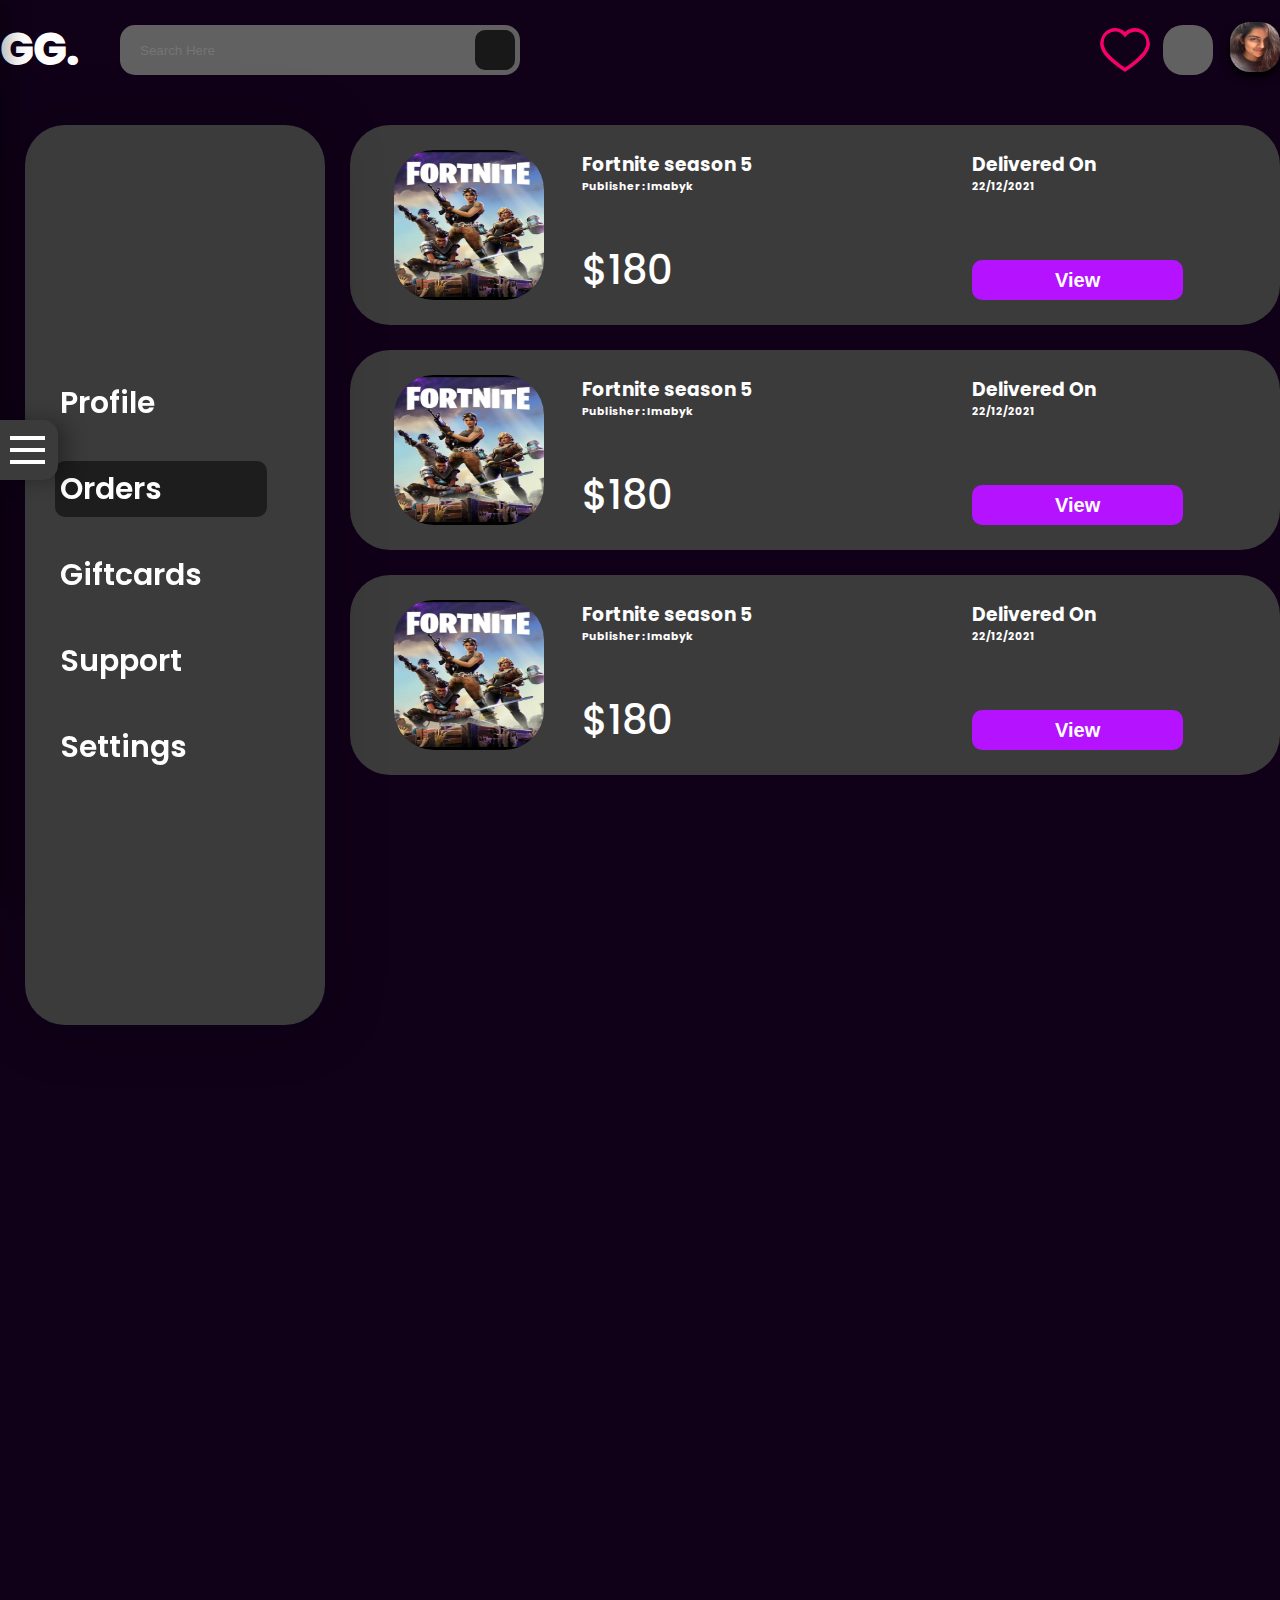
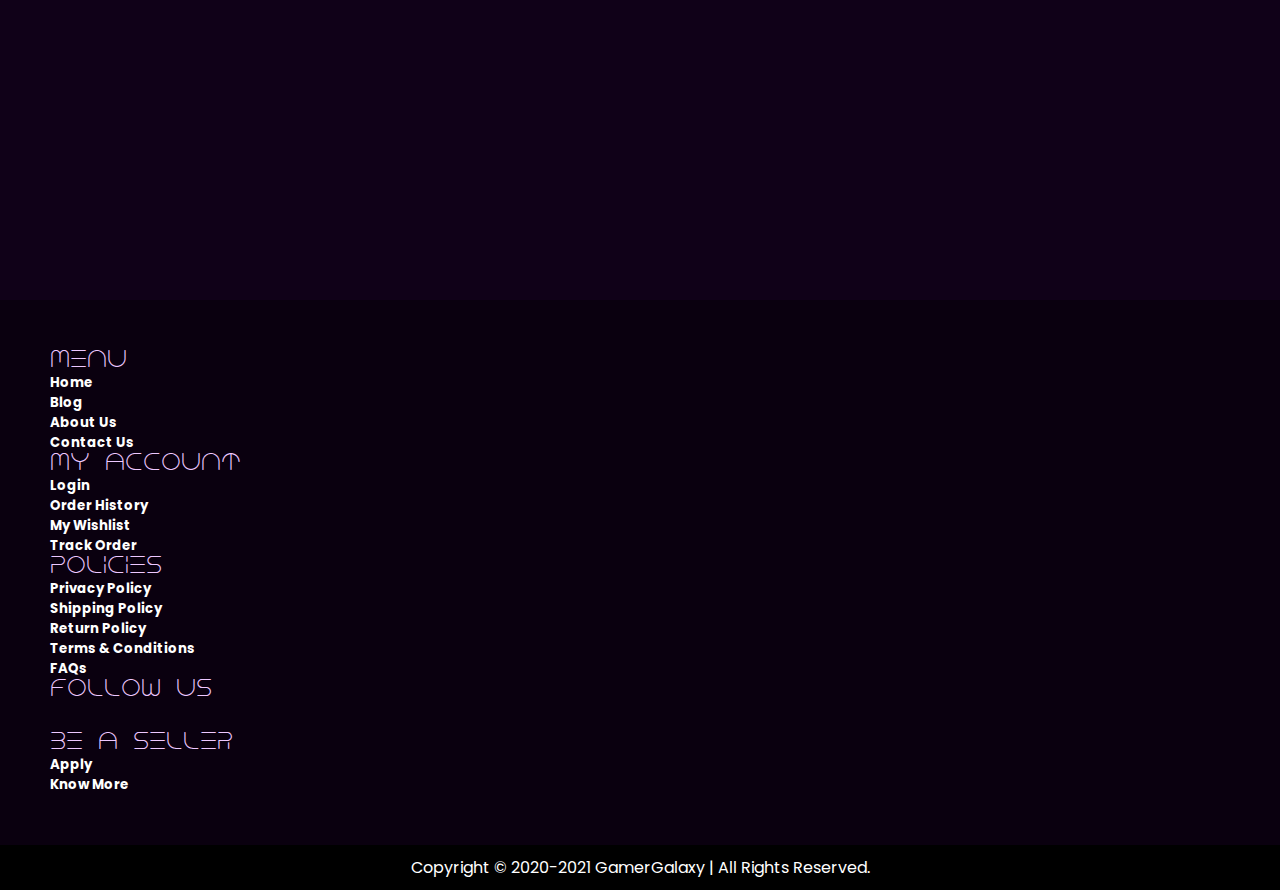
<file: my-orders.html>
<!DOCTYPE html>
<html lang="en">
<head>
    <meta charset="UTF-8">
    <meta http-equiv="X-UA-Compatible" content="IE=edge">
    <meta name="viewport" content="width=device-width, initial-scale=1.0">
    <title>My Orders</title>

    <link rel="stylesheet" href="https://cdn.jsdelivr.net/npm/bootstrap@4.6.0/dist/css/bootstrap.min.css" integrity="sha384-B0vP5xmATw1+K9KRQjQERJvTumQW0nPEzvF6L/Z6nronJ3oUOFUFpCjEUQouq2+l" crossorigin="anonymous">
    <link rel="stylesheet" href="public/css/style.css" type="text/css">
    <link rel="stylesheet" href="public/css/side-nav-bar.css" type="text/css">
    <link rel="stylesheet" href="public/css/profile-page.css" type="text/css">
    <link rel="stylesheet" href="public/css/my-orders.css" type="text/css">
    <link rel="stylesheet" href="public/css/footer.css" type="text/css">
    <link rel="stylesheet" href="https://cdnjs.cloudflare.com/ajax/libs/font-awesome/5.15.3/css/all.min.css" integrity="sha512-iBBXm8fW90+nuLcSKlbmrPcLa0OT92xO1BIsZ+ywDWZCvqsWgccV3gFoRBv0z+8dLJgyAHIhR35VZc2oM/gI1w==" crossorigin="anonymous" referrerpolicy="no-referrer" />
    <script src="https://code.jquery.com/jquery-3.5.1.slim.min.js" integrity="sha384-DfXdz2htPH0lsSSs5nCTpuj/zy4C+OGpamoFVy38MVBnE+IbbVYUew+OrCXaRkfj" crossorigin="anonymous"></script>
    <script src="https://cdn.jsdelivr.net/npm/bootstrap@4.6.0/dist/js/bootstrap.bundle.min.js" integrity="sha384-Piv4xVNRyMGpqkS2by6br4gNJ7DXjqk09RmUpJ8jgGtD7zP9yug3goQfGII0yAns" crossorigin="anonymous"></script>

</head>
<body  class="">

<section id="order-page" >

<!-- HEADER-->
<header class="header">
    <ul class="navlinks">
        <li><a href="home.html">
            <i class="fas fa-home"></i><h6 class="side-navbar-label">Home</h6>
        </a></li>
        <li><a href="#">
            <i class="fas fa-shopping-cart"></i><h6 class="side-navbar-label">Cart</h6>
        </a></li>
        <li><a href="user-inventory.html">
            <i class="fas fa-gamepad"></i><h6 class="side-navbar-label">Inventory</h6>
        </a></li>
        <li><a href="profile-page.html">
            <i class="fas fa-user"></i><h6 class="side-navbar-label">Profile</h6>
        </a></li>
        <li><a href="settings-page.html">
            <i class="fas fa-sliders-h"></i><h6 class="side-navbar-label">Settings</h6>
        </a></li>     
    </ul>


    <div class="lines">
        <div class="line1"></div>
        <div class="line2"></div>
        <div class="line3"></div>
    </div>
</header>

<div class="container">
<div class="top-header">
    <div class="left-side">
        <div class="mob-hamburger">
                <div class="line1"></div>
                <div class="line2"></div>
                <div class="line3"></div>
        </div>
        <div class="logo"><a href="home.html">GG.</a></div>
        <div class="search-bar">
            <input type="text" placeholder="Search Here">
            <a href="#"><div class="search-btn"><i class="fas fa-search"></i></div></a>
        </div>
    </div>
    <div class="right-side">
        <img class="wishlist-icon" src="public\images\wishlist icon.svg" alt="">
        <a href="#"><div class="search-btn cart-btn"><i class="fas fa-shopping-cart"></i></div></a>
        <a href="profile-page.html">
            <img class="shadow"src="public\images\avatar.jpg" alt="" srcset="">
        </a>
    </div>
</div>
<div class="search-bar-mobile">
    <input type="text" placeholder="Search Here">
    <a href="#"><div class="search-btn"><i class="fas fa-search"></i></div></a>
</div>
</div>


<!-- PROFILE SECTION START-->


    <div class="container profile-page-container">
        <div class="sticky-wrapper">
            <div class="profile-sidebar">
                <ul>
                    <a href="profile-page.html"><li>Profile</li></a>
                    <a href="my-orders.html"><li class="li-active">Orders</li></a>
                    <a href="gift-card.html"><li>Giftcards</li></a>
                    <a href="support-page.html"><li>Support</li></a>
                    <a href="settings-page.html"><li>Settings</li></a>
                </ul>
            </div>
        </div>
        
<!-- side bar ends -->

    <div class="my-order-container">
        <div class="my-order-card">
            <img src="public\images\fortnite.jpg" alt="" srcset="">
            <div class="my-order-details">
                <div>
                    <h3>Fortnite season 5</h3>
                    <h6>Publisher : Imabyk</h6>
                </div>
                <h2>$180</h2>
            </div>
            <div class="my-order-extras">
                <div>
                    <h3>Delivered On</h3>
                    <h6>22/12/2021</h6>
                </div>
                <button class="more-info-btn">View</button>
            </div>
        </div>

        <div class="my-order-card">
            <img src="public\images\fortnite.jpg" alt="" srcset="">
            <div class="my-order-details">
                <div>
                    <h3 >Fortnite season 5</h3>
                    <h6>Publisher : Imabyk</h6>
                </div>
                <h2>$180</h2>
            </div>
            <div class="my-order-extras">
                <div>
                    <h3>Delivered On</h3>
                    <h6>22/12/2021</h6>
                </div>
                <button class="more-info-btn">View</button>
            </div>
        </div>

        <div class="my-order-card">
            <img src="public\images\fortnite.jpg" alt="" srcset="">
            <div class="my-order-details">
                <div>
                    <h3 >Fortnite season 5</h3>
                    <h6>Publisher : Imabyk</h6>
                </div>
                <h2>$180</h2>
            </div>
            <div class="my-order-extras">
                <div>
                    <h3>Delivered On</h3>
                    <h6>22/12/2021</h6>
                </div>
                <button class="more-info-btn">View</button>
            </div>
        </div>
    </div>
</div>

<!-- FOOTER SECTION -->
<div class="container-fluid footer-color"> 
    <div class="row footer-wrapper">

        <div class="col-md-1 footer-column">
          
        </div>
        <div class="col-sm-2 footer-column">
            <h1 class="glow">Menu</h1>
            <h5>Home</h5>
            <h5>Blog</h5>
            <h5>About Us</h5>
            <h5>Contact Us</h5>
        </div>
        <div class="col-sm-2 footer-column">
            <h1 class="glow">My Account</h1>
            <h5>Login</h5>
            <h5>Order History</h5>
            <h5>My Wishlist</h5>
            <h5>Track Order</h5>
        </div>
        <div class="col-sm-2 footer-column">
            <h1 class="glow">Policies</h1>
            <h5>Privacy Policy</h5>
            <h5>Shipping Policy</h5>
            <h5>Return Policy</h5>
            <h5>Terms & Conditions</h5>
            <h5>FAQs</h5>
        </div>
        <div class="col-sm-2 footer-column">
            <h1 class="glow">Follow Us</h1>
            <div class="socials">
                <i class="fab fa-facebook"></i>
                <i class="fab fa-instagram"></i>
                <i class="fab fa-twitter"></i>
                <i class="fab fa-linkedin"></i>
                <i class="fab fa-youtube"></i>
            </div>
        </div>
        <div class="col-sm-3 footer-column">
            <h1 class="glow">Be a Seller</h1>
            <h5>Apply</h5>
            <h5>Know More</h5>
        </div>
       
    </div>
    <div class="row footer-copyright"><center>Copyright © 2020-2021 GamerGalaxy | All Rights Reserved.</center></div>
</div>
</section>

<!-- MORE INFO MODAL -->
<div class="order-modal-bg">
    <div class="order-modal">
        <h4>Order Summary: Fortnite Season 5</h4>
        <div class="modal-card">
           
            <img src="public\images\fortnite.jpg" alt="" srcset="">
            <div class="modal-table">
               
                <div class="table-content">
                    <div class="table-row">
                        <h6>Subtotal</h6>
                        <h6>$5.0</h6>
                    </div>
                    <div class="table-row">
                        <h6>Tax</h6>
                        <h6>$0.0</h6>
                    </div>
                    <div class="table-row">
                        <h6>Payment Charge</h6>
                        <h6>$0.5</h6>
                    </div>
                    <div class="table-row">
                        <h6>PDC</h6>
                        <h6>$0.4</h6>
                    </div>
                    <div class="table-row yellow-row">
                        <h6>1 item total</h6>
                        <h6>$5.9</h6>
                    </div>
                </div>
            </div>

        </div> 
        <div class="order-details">
            <div class="billing">
                <h5>Billing Address</h5>
                <h6>Rashi Sharma</h6>
                <h6>HN. 10, Block 10,Sarojini</h6>
                <h6>New Delhi, Delhi</h6>
                <h6>India -110097</h6>
            </div>
            <div class="payment">
                
                <div class="card-details">
                    <h5>Payment</h5>
                    <div>
                        <img src="public\images\Visa.png" alt="" srcset=""><h6>1800 **** **** 1234</h6>
                    </div>
                </div>
             
                <div class="ship-to-details">
                    <h5>Ship To</h5>
                    <h6>rashi.shamra@abc.com</h6>
                </div>
            </div>
        </div>
        <div class="controls">
            <button class="solid-btn download-invoice-btn big-btn" type="button">Download Invoice</button>
            <button id="modal-close-btn" class="solid-btn small-btn" type="button">Close</button>
        </div>
       
    </div>
</div>
 

<script src="public/js/header.js" ></script>
<script src="public/js/order-modal.js" ></script>


</body>
</html>
</file>
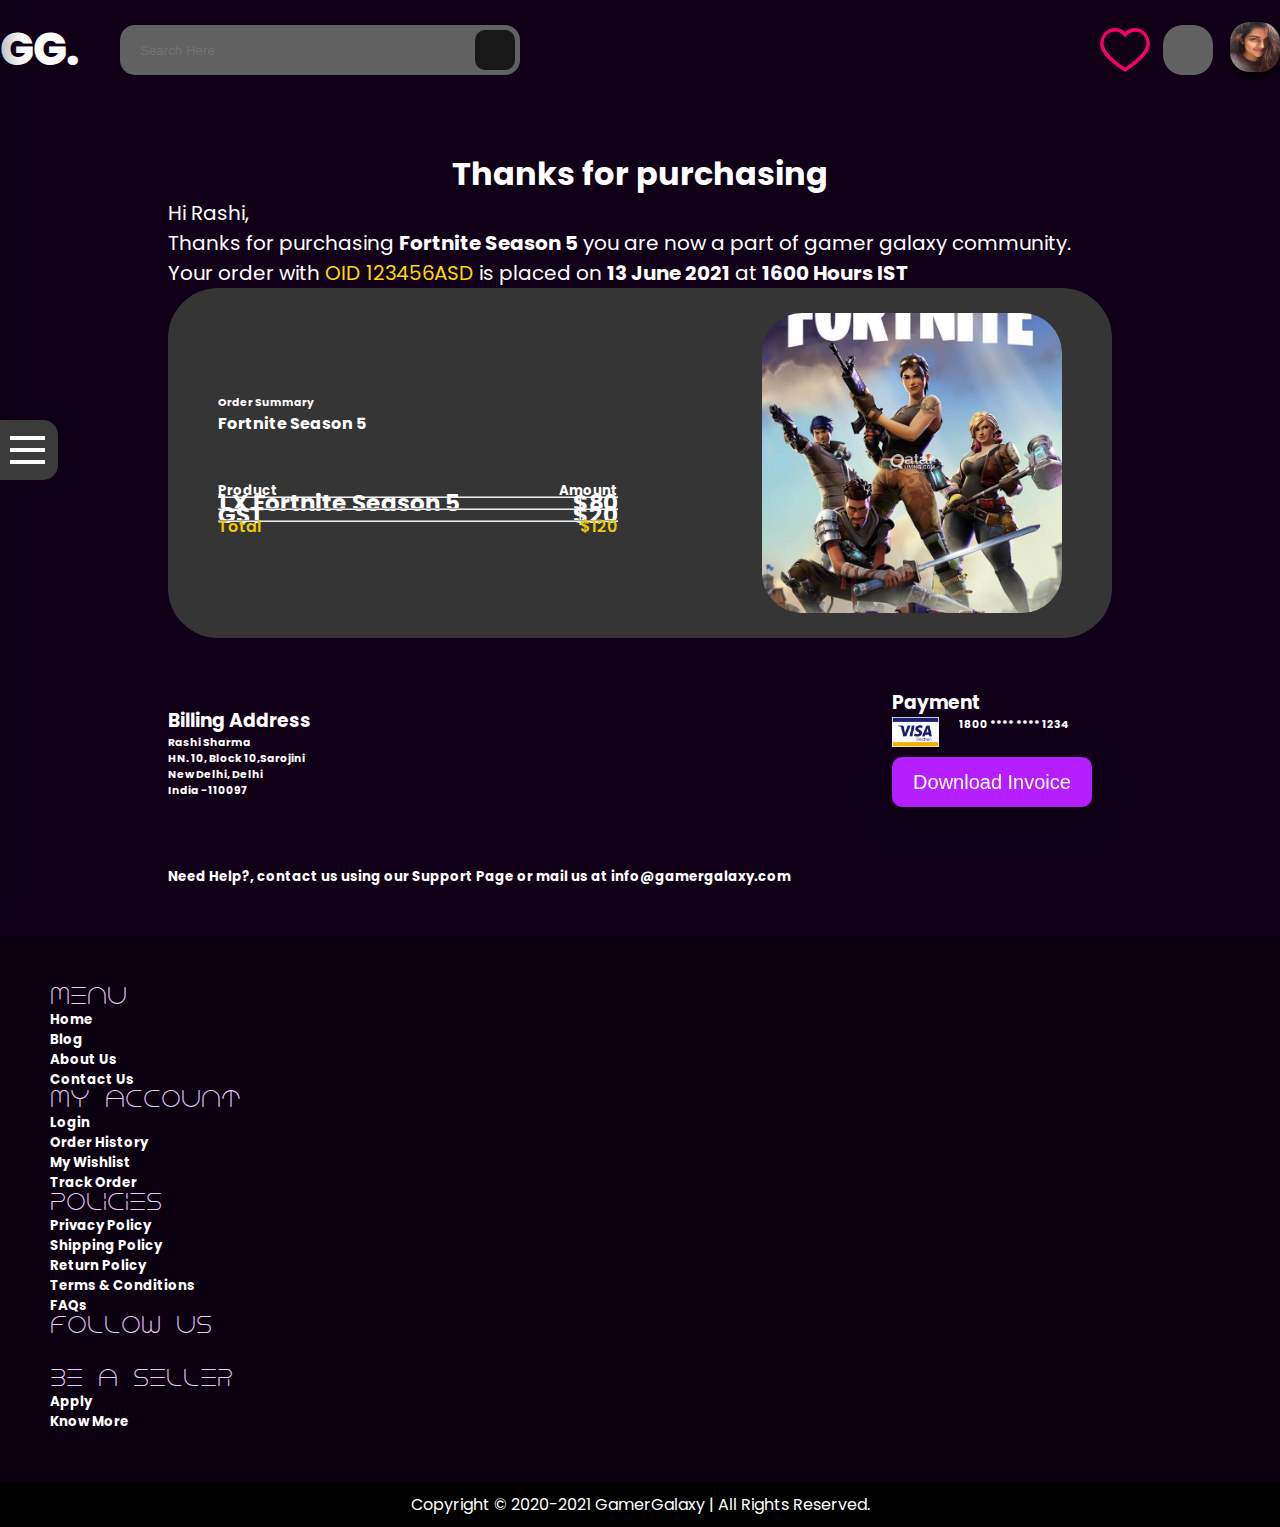
<file: order-confirmation-page.html>
<!DOCTYPE html>
<html lang="en">
<head>
    <meta charset="UTF-8">
    <meta http-equiv="X-UA-Compatible" content="IE=edge">
    <meta name="viewport" content="width=device-width, initial-scale=1.0">
    <title>Thanks For Purchasing</title>

    <link rel="stylesheet" href="https://cdn.jsdelivr.net/npm/bootstrap@4.6.0/dist/css/bootstrap.min.css" integrity="sha384-B0vP5xmATw1+K9KRQjQERJvTumQW0nPEzvF6L/Z6nronJ3oUOFUFpCjEUQouq2+l" crossorigin="anonymous">
    <link rel="stylesheet" href="public/css/style.css" type="text/css">
    <link rel="stylesheet" href="public/css/side-nav-bar.css" type="text/css">
    <link rel="stylesheet" href="public/css/order-confirmation.css" type="text/css">
    <link rel="stylesheet" href="public/css/footer.css" type="text/css">
    <link rel="stylesheet" href="https://cdnjs.cloudflare.com/ajax/libs/font-awesome/5.15.3/css/all.min.css" integrity="sha512-iBBXm8fW90+nuLcSKlbmrPcLa0OT92xO1BIsZ+ywDWZCvqsWgccV3gFoRBv0z+8dLJgyAHIhR35VZc2oM/gI1w==" crossorigin="anonymous" referrerpolicy="no-referrer" />
    <script src="https://code.jquery.com/jquery-3.5.1.slim.min.js" integrity="sha384-DfXdz2htPH0lsSSs5nCTpuj/zy4C+OGpamoFVy38MVBnE+IbbVYUew+OrCXaRkfj" crossorigin="anonymous"></script>
    <script src="https://cdn.jsdelivr.net/npm/bootstrap@4.6.0/dist/js/bootstrap.bundle.min.js" integrity="sha384-Piv4xVNRyMGpqkS2by6br4gNJ7DXjqk09RmUpJ8jgGtD7zP9yug3goQfGII0yAns" crossorigin="anonymous"></script>


</head>
<body>
    
<!-- HEADER-->
<header class="header">
    <ul class="navlinks">
        <li><a href="home.html">
            <i class="fas fa-home"></i><h6 class="side-navbar-label">Home</h6>
        </a></li>
        <li><a href="#">
            <i class="fas fa-shopping-cart"></i><h6 class="side-navbar-label">Cart</h6>
        </a></li>
        <li><a href="user-inventory.html">
            <i class="fas fa-gamepad"></i><h6 class="side-navbar-label">Inventory</h6>
        </a></li>
        <li><a href="profile-page.html">
            <i class="fas fa-user"></i><h6 class="side-navbar-label">Profile</h6>
        </a></li>
        <li><a href="settings-page.html">
            <i class="fas fa-sliders-h"></i><h6 class="side-navbar-label">Settings</h6>
        </a></li>     
    </ul>


    <div class="lines">
        <div class="line1"></div>
        <div class="line2"></div>
        <div class="line3"></div>
    </div>
</header>

<div class="container">
<div class="top-header">
    <div class="left-side">
        <div class="mob-hamburger">
                <div class="line1"></div>
                <div class="line2"></div>
                <div class="line3"></div>
        </div>
        <div class="logo"><a href="home.html">GG.</a></div>
        <div class="search-bar">
            <input type="text" placeholder="Search Here">
            <a href="#"><div class="search-btn"><i class="fas fa-search"></i></div></a>
        </div>
    </div>
    <div class="right-side">
        <img class="wishlist-icon" src="public\images\wishlist icon.svg" alt="">
        <a href="#"><div class="search-btn cart-btn"><i class="fas fa-shopping-cart"></i></div></a>
        <a href="profile-page.html">
            <img class="shadow"src="public\images\avatar.jpg" alt="" srcset="">
        </a>
    </div>
</div>
<div class="search-bar-mobile">
    <input type="text" placeholder="Search Here">
    <a href="#"><div class="search-btn"><i class="fas fa-search"></i></div></a>
</div>
</div>

<!------------------------------------------------------------------------>


    <div class="container pos-confirmation-container">
        <div class="order-confirmation">
                    <h1>Thanks for purchasing</h1>
                    <div class="content">
                        <p>Hi Rashi,</p>
                        <p>Thanks for purchasing 
                            <b>Fortnite Season 5</b> 
                            you are now a part of gamer galaxy community. 
                            Your order with <span>OID 123456ASD</span> is placed on 
                            <b>13 June 2021</b> at <b>1600 Hours IST</b>
                        </p>
                    </div>
                    <div class="card">
                        <div class="content">
                            <h6 class="txt-center">Order Summary</h6>
                            <h4 class="txt-center">Fortnite Season 5</h4>
                            <div class="tbl">
                                <div class="t-row">
                                    <h5>Product</h5>
                                    <h5>Amount</h5>
                                </div>
                                <hr>
                                <div class="t-row">
                                    <h6>1 X Fortnite Season 5</h6>
                                    <h6>$80</h6>
                                </div>
                                <hr>
                                <div class="t-row">
                                    <h6>GST</h6>
                                    <h6>$20</h6>
                                </div>
                                <hr>
                                <div class="t-row">
                                    <h4>Total</h4>
                                    <h4>$120</h4>
                                </div>
                            </div>
                        </div>
                        <img src="public\images\fortnite.jpg" alt="" srcset="">
                    </div>
                    <div class="order-details">
                        <div class="billing">
                            <h3>Billing Address</h3>
                            <h6>Rashi Sharma</h6>
                            <h6>HN. 10, Block 10,Sarojini</h6>
                            <h6>New Delhi, Delhi</h6>
                            <h6>India -110097</h6>
                        </div>
                        <div class="payment">
                            <h3>Payment</h3>
                            <div class="card-details">
                                <img src="public\images\Visa.png" alt="" srcset=""><h6>1800 **** **** 1234</h6>
                            </div>
    
                            <a href="#">
                                <button class="solid-btn download-invoice-btn" type="button">Download Invoice</button>
                            </a>
                        </div>
                    </div>
                    <h5 class="help text">Need Help?, contact us using our Support Page or mail us at 
                        info@gamergalaxy.com</h5>

        </div>

    </div>

<!-- FOOTER SECTION -->
<div class="container-fluid footer-color"> 
    <div class="row footer-wrapper">

        <div class="col-md-1 footer-column">
          
        </div>
        <div class="col-sm-2 footer-column">
            <h1 class="glow">Menu</h1>
            <h5>Home</h5>
            <h5>Blog</h5>
            <h5>About Us</h5>
            <h5>Contact Us</h5>
        </div>
        <div class="col-sm-2 footer-column">
            <h1 class="glow">My Account</h1>
            <h5>Login</h5>
            <h5>Order History</h5>
            <h5>My Wishlist</h5>
            <h5>Track Order</h5>
        </div>
        <div class="col-sm-2 footer-column">
            <h1 class="glow">Policies</h1>
            <h5>Privacy Policy</h5>
            <h5>Shipping Policy</h5>
            <h5>Return Policy</h5>
            <h5>Terms & Conditions</h5>
            <h5>FAQs</h5>
        </div>
        <div class="col-sm-2 footer-column">
            <h1 class="glow">Follow Us</h1>
            <div class="socials">
                <i class="fab fa-facebook"></i>
                <i class="fab fa-instagram"></i>
                <i class="fab fa-twitter"></i>
                <i class="fab fa-linkedin"></i>
                <i class="fab fa-youtube"></i>
            </div>
        </div>
        <div class="col-sm-3 footer-column">
            <h1 class="glow">Be a Seller</h1>
            <h5>Apply</h5>
            <h5>Know More</h5>
        </div>
       
    </div>
    <div class="row footer-copyright"><center>Copyright © 2020-2021 GamerGalaxy | All Rights Reserved.</center></div>
</div>



<script src="public/js/header.js" ></script>

</body>
</html>
</file>
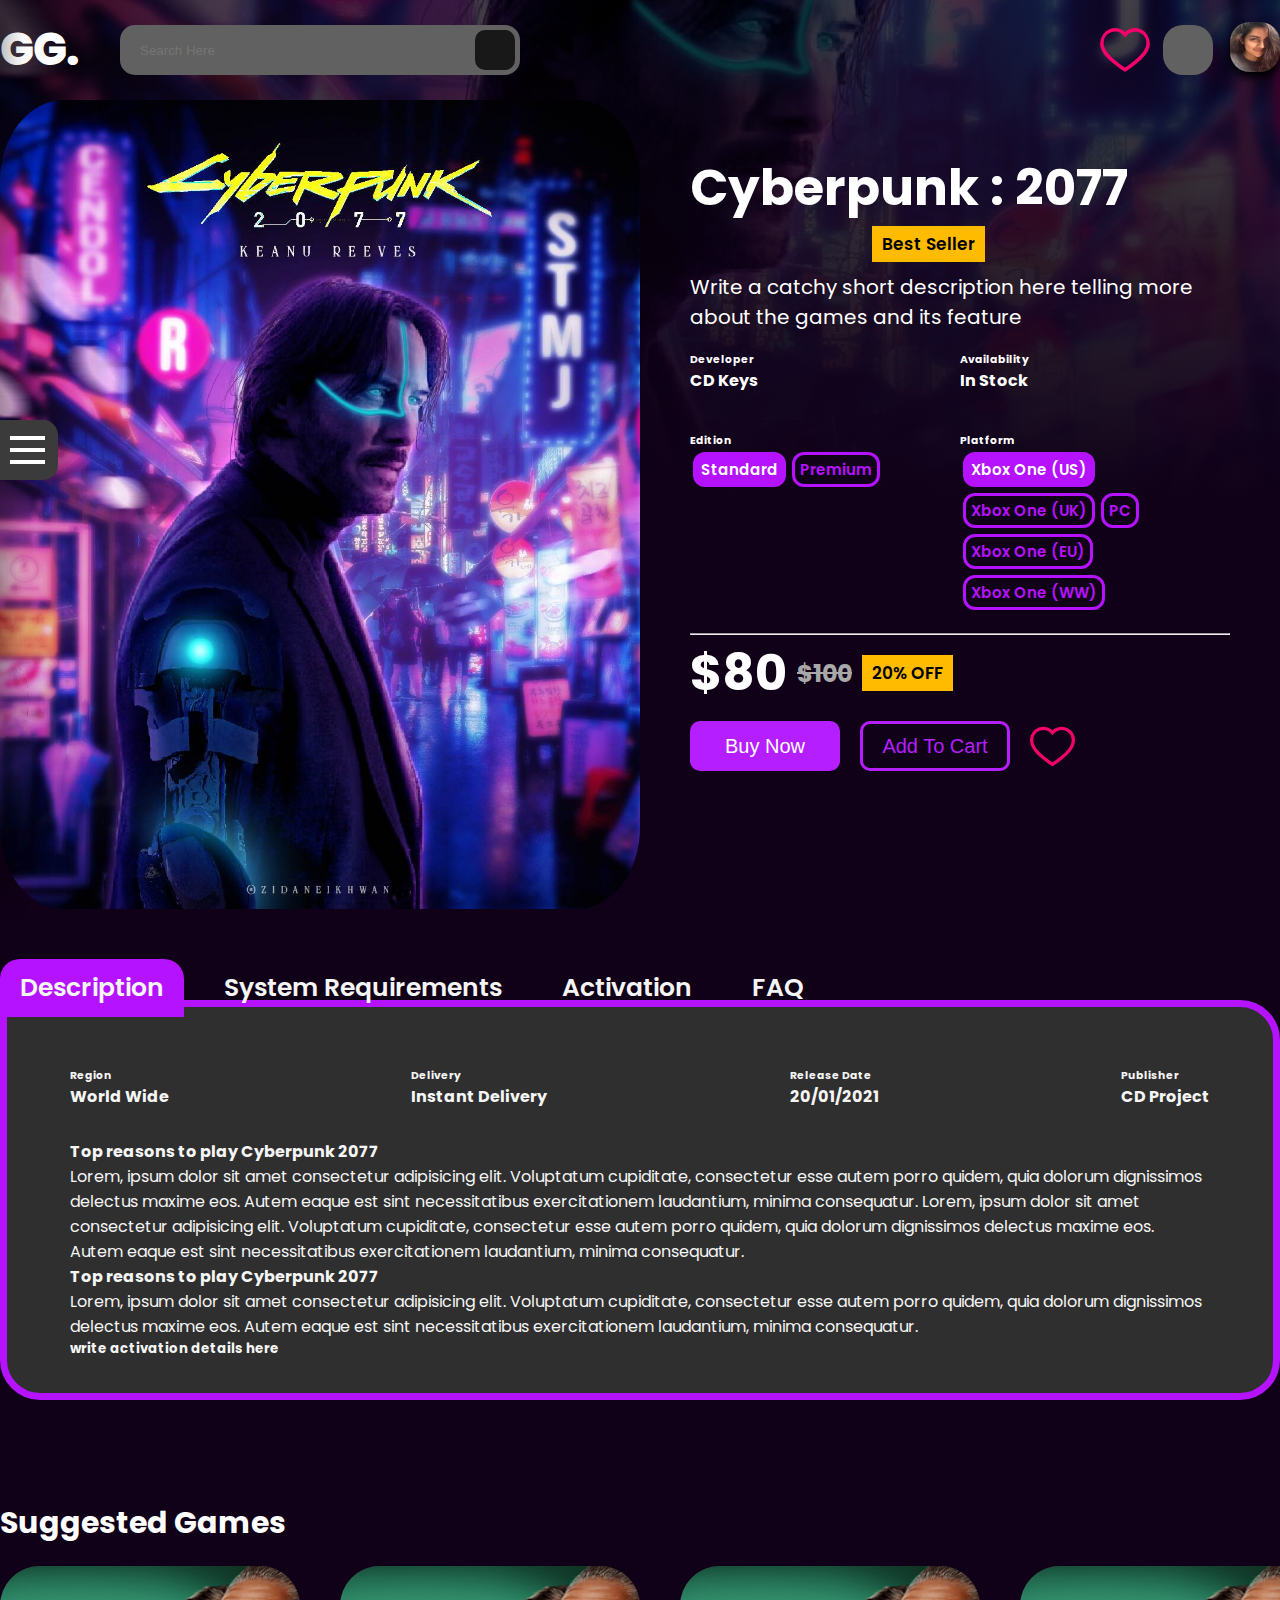
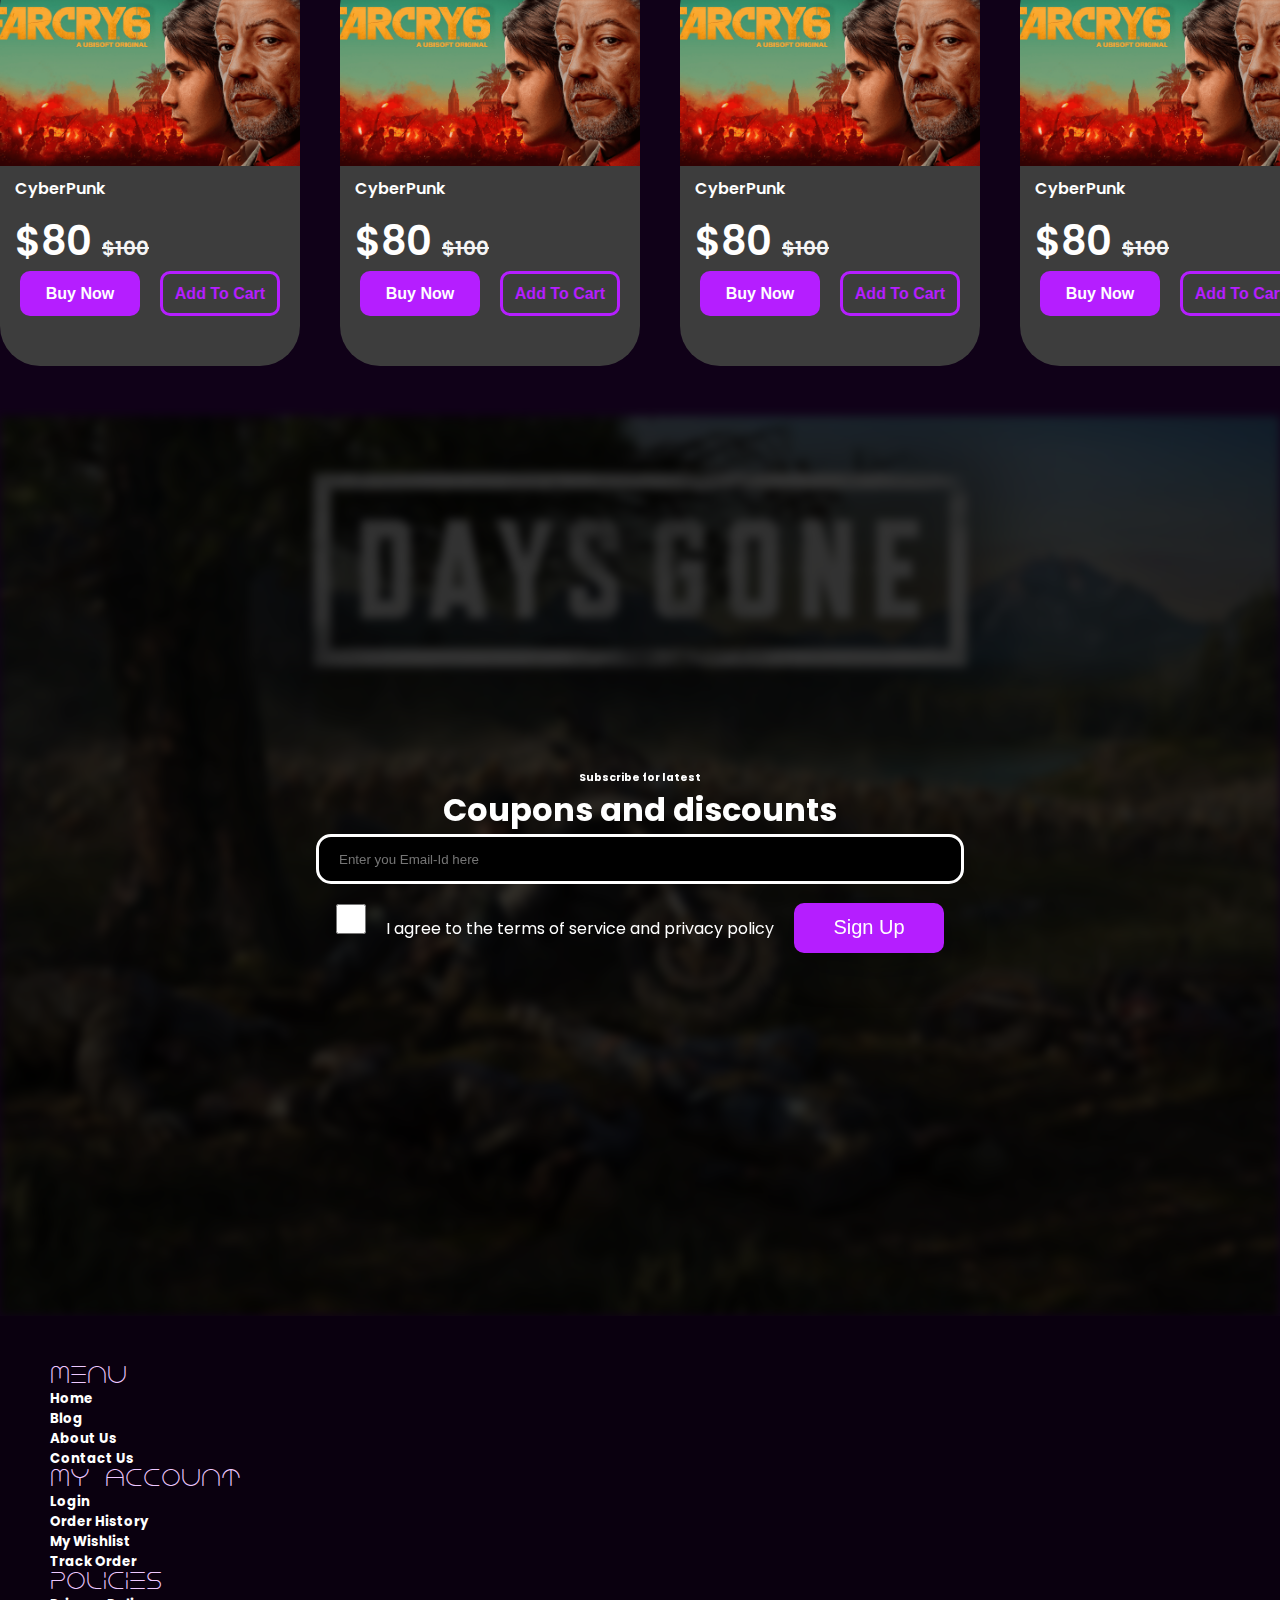
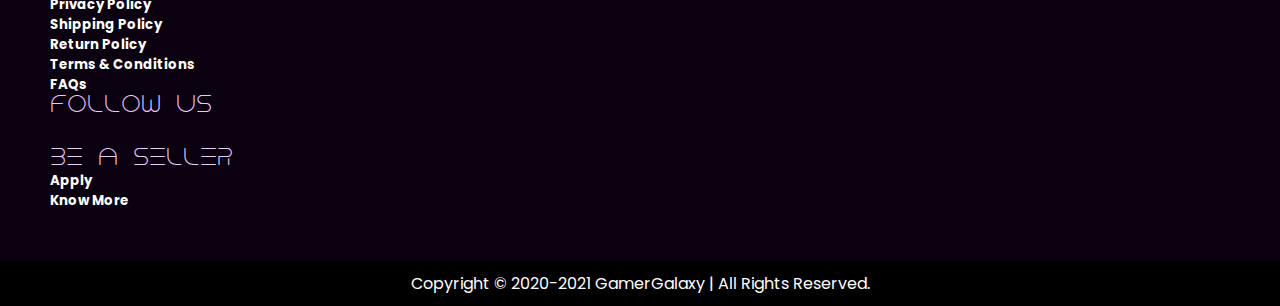
<file: product-page.html>
<!DOCTYPE html>
<html lang="en">
<head>
    <meta charset="UTF-8">
    <meta http-equiv="X-UA-Compatible" content="IE=edge">
    <meta name="viewport" content="width=device-width, initial-scale = 1.0, maximum-scale=1.0, user-scalable=no" />  
    <title>Product page</title>

    <link rel="stylesheet" href="https://cdn.jsdelivr.net/npm/bootstrap@4.6.0/dist/css/bootstrap.min.css" integrity="sha384-B0vP5xmATw1+K9KRQjQERJvTumQW0nPEzvF6L/Z6nronJ3oUOFUFpCjEUQouq2+l" crossorigin="anonymous">
    <link rel="stylesheet" href="public/css/style.css" type="text/css">
    <link rel="stylesheet" href="public/css/side-nav-bar.css" type="text/css">
    <link rel="stylesheet" href="public/css/support-page.css" type="text/css">
    <link rel="stylesheet" href="public/css/product-page.css" type="text/css">
    <link rel="stylesheet" href="public/css/footer.css" type="text/css">
    <link rel="stylesheet" href="https://cdnjs.cloudflare.com/ajax/libs/font-awesome/5.15.3/css/all.min.css" integrity="sha512-iBBXm8fW90+nuLcSKlbmrPcLa0OT92xO1BIsZ+ywDWZCvqsWgccV3gFoRBv0z+8dLJgyAHIhR35VZc2oM/gI1w==" crossorigin="anonymous" referrerpolicy="no-referrer" />
    <script src="https://code.jquery.com/jquery-3.5.1.slim.min.js" integrity="sha384-DfXdz2htPH0lsSSs5nCTpuj/zy4C+OGpamoFVy38MVBnE+IbbVYUew+OrCXaRkfj" crossorigin="anonymous"></script>
    <script src="https://cdn.jsdelivr.net/npm/bootstrap@4.6.0/dist/js/bootstrap.bundle.min.js" integrity="sha384-Piv4xVNRyMGpqkS2by6br4gNJ7DXjqk09RmUpJ8jgGtD7zP9yug3goQfGII0yAns" crossorigin="anonymous"></script>

</head>
<body>
 

<!-- HEADER-->
<header class="header">
    <ul class="navlinks">
        <li><a href="home.html">
            <i class="fas fa-home"></i><h6 class="side-navbar-label">Home</h6>
        </a></li>
        <li><a href="#">
            <i class="fas fa-shopping-cart"></i><h6 class="side-navbar-label">Cart</h6>
        </a></li>
        <li><a href="user-inventory.html">
            <i class="fas fa-gamepad"></i><h6 class="side-navbar-label">Inventory</h6>
        </a></li>
        <li><a href="profile-page.html">
            <i class="fas fa-user"></i><h6 class="side-navbar-label">Profile</h6>
        </a></li>
        <li><a href="settings-page.html">
            <i class="fas fa-sliders-h"></i><h6 class="side-navbar-label">Settings</h6>
        </a></li>     
    </ul>


    <div class="lines">
        <div class="line1"></div>
        <div class="line2"></div>
        <div class="line3"></div>
    </div>
</header>

<div class="container">
<div class="top-header">
    <div class="left-side">
        <div class="mob-hamburger">
                <div class="line1"></div>
                <div class="line2"></div>
                <div class="line3"></div>
        </div>
        <div class="logo"><a href="home.html">GG.</a></div>
        <div class="search-bar">
            <input type="text" placeholder="Search Here">
            <a href="#"><div class="search-btn"><i class="fas fa-search"></i></div></a>
        </div>
    </div>
    <div class="right-side">
        <img class="wishlist-icon" src="public\images\wishlist icon.svg" alt="">
        <a href="#"><div class="search-btn cart-btn"><i class="fas fa-shopping-cart"></i></div></a>
        <a href="profile-page.html">
            <img class="shadow"src="public\images\avatar.jpg" alt="" srcset="">
        </a>
    </div>
</div>
<div class="search-bar-mobile">
    <input type="text" placeholder="Search Here">
    <a href="#"><div class="search-btn"><i class="fas fa-search"></i></div></a>
</div>
</div>


    
<!--PRODUCT PAGE SECTION STARTS-->  
<div class="background-img-overlay">
    <img  src="public\images\cyberpunk.jpg" alt="">
    <div></div>
</div>



<div class="container-fluid bg-overlay">
    <div class="container product-page">
        <img src="public\images\cyberpunk.jpg" alt="">
        <div class="one-product-info">
            <h1>Cyberpunk : 2077</h1>
            
            <div class="rating">
                <i class="fas fa-star"></i> 
                <i class="fas fa-star"></i> 
                <i class="fas fa-star"></i> 
                <i class="fas fa-star"></i> 
                <i class="fas fa-star"></i>
                <h6>Best Seller</h6>
            </div>
            <div class="description">
                <p>Write a catchy short description here telling more
                     about the games and its feature
                </p>
            </div>
            <div class="product-info-row">
                <div class="sub-info">
                    <h6>Developer</h6>
                    <h4>CD Keys</h4>
                </div>
                <div class="sub-info">
                    <h6>Availability</h6>
                    <h4>In Stock</h4>
                </div>
            </div>
            <div class="product-info-row">
                <div class="sub-info">
                    <h6>Edition</h6>
                    <div class="sub-info-categories">
                        <ul>
                            <li class="category selected" data-filter="standard">Standard</li>
                            <li class="category" data-filter="Premium">Premium</li>
                        </ul>
                    </div>
                </div>
            
                <div class="sub-info">
                    <h6>Platform</h6>
                    <div class="sub-info-categories">
                        <ul>
                            <li class="category selected" data-filter="us">Xbox One (US)</li>
                            <li class="category" data-filter="uk">Xbox One (UK)</li>
                            <li class="category" data-filter="pc">PC</li>
                            <li class="category" data-filter="eu">Xbox One (EU)</li>
                            <li class="category" data-filter="ww">Xbox One (WW)</li>
                        </ul>
                    </div>
                </div>
            </div>
            <hr>
            <div class="price">
                <h1>$80</h1>
                <h2>$100</h2>
                <h6>20% OFF</h6>
            </div>
            <div class="buttons">
                <button class="solid-product-btn btn-glow" type="button">Buy Now</button>
                <button class="outline-product-btn btn-glow btn-quick-fix" type="button">Add To Cart</button>
                <img class="heart-btn wishlist-icon  " src="public\images\wishlist icon.svg" alt="">
            </div>
        </div>
    </div>
</div>


<!-- PRODUCT DESCRIPTION -->
<div class="container production-description-menu">
    <div class="menu-nav">
        <ul>
            <li id="product-description-btn" class="menu-navigation menu-selected">Description</li>
            <li id="system-requirements-btn" class="menu-navigation ">System Requirements</li>
            <li id="activation-btn" class="menu-navigation ">Activation</li>
            <li id="faq-btn" class="menu-navigation ">FAQ</li>
        </ul>
    </div>
    <div class="menu-items">
        <div class="content-container">
            <div id="product-description" class="product-description item-inactive">
                <div class="product-description-row">
                    <div class="sub-info">
                        <h6>Region</h6>
                        <h4>World Wide</h4>
                    </div>
                    <div class="sub-info">
                        <h6>Delivery</h6>
                        <h4>Instant Delivery</h4>
                    </div>
                    <div class="sub-info">
                        <h6>Release Date</h6>
                        <h4>20/01/2021</h4>
                    </div>
                    <div class="sub-info">
                        <h6>Publisher</h6>
                        <h4>CD Project</h4>
                    </div>
                </div>
                <b><p>Top reasons to play Cyberpunk 2077</p></b>
                <p>Lorem, ipsum dolor sit amet consectetur adipisicing elit. 
                    Voluptatum cupiditate, consectetur esse autem porro quidem, 
                    quia dolorum dignissimos delectus maxime eos. Autem eaque est 
                    sint necessitatibus exercitationem laudantium, minima consequatur.
                    Lorem, ipsum dolor sit amet consectetur adipisicing elit. 
                    Voluptatum cupiditate, consectetur esse autem porro quidem, 
                    quia dolorum dignissimos delectus maxime eos. Autem eaque est 
                    sint necessitatibus exercitationem laudantium, minima consequatur.
                </p>
    
                <b><p>Top reasons to play Cyberpunk 2077</p></b>
                <p>Lorem, ipsum dolor sit amet consectetur adipisicing elit. 
                    Voluptatum cupiditate, consectetur esse autem porro quidem, 
                    quia dolorum dignissimos delectus maxime eos. Autem eaque est 
                    sint necessitatibus exercitationem laudantium, minima consequatur.
                </p>
            </div>
            <div id="activation" class="activation ">
                <h5>write activation details here</h5>
            </div>
            <div id="system-requirements" class="system-requirements item-inactive">
                <div>
                    <table class="system-requirements-table">
                        <tr><th colspan="2"><h5>Minimum System Requiremnents</h5></th></tr>
                        <tr><td>OS</td><td>WIN 10 X64</td></tr>
                        <tr><td>Processor</td><td> Intel Core i7-4790 4-Core 3.6GHz / AMD Ryzen 3 3200G</td></tr>
                        <tr><td>Graphics</td><td>AMD Radeon RX 590 8GB or NVIDIA GeForce GTX 1060 </td></tr>
                        <tr><td>VRAM</td><td>6GB</td></tr>
                        <tr><td>System Memory</td><td>12 GB RAM</td></tr>
                        <tr><td>Storage</td><td>70 GB Hard drive space</td></tr>
                    </table>
                </div>
    
                <div>
                    <table class="system-requirements-table">
                        <tr><th colspan="2"><h5>Recommended System Requiremnents</h5></th></tr>
                        <tr><td>OS</td><td>WIN 10 X64</td></tr>
                        <tr><td>Processor</td><td> Intel Core i7-4790 4-Core 3.6GHz / AMD Ryzen 3 3200G</td></tr>
                        <tr><td>Graphics</td><td>AMD Radeon RX 590 8GB or NVIDIA GeForce GTX 1060 </td></tr>
                        <tr><td>VRAM</td><td>6GB</td></tr>
                        <tr><td>System Memory</td><td>12 GB RAM</td></tr>
                        <tr><td>Storage</td><td>70 GB Hard drive space</td></tr>
                    </table>
                </div>
    
            </div>
            <div id="faq" class="faq"></div>
        </div>
    </div>

</div>


<!--SUGGESTED PRODUCTS-->
<div class="container">
    <h3 class="cards-heading">Suggested Games</h3>
    <div class="product-card-wrapper">
        <div class="product-card">
            <img class="card-img" src="public\images\far-cry-6-listing.png" alt="" srcset="">
          
                <div class="product-title">
                    <h4>CyberPunk</h4>
                    <i class="fas fa-heart"></i>
                </div>
    
                <div class="ratings"><i class="fas fa-star"></i> <i class="fas fa-star"></i> <i class="fas fa-star"></i> <i class="fas fa-star"></i> <i class="fas fa-star"></i></div>
                <div class="price">$80<span>$100</span></div>
                <div class="card-btn-wrapper">
                    <a href="#">
                        <button class="solid-product-btn card-btn" type="button">Buy Now</button>
                    </a>
                    <a href="#">
                        <button class="outline-product-btn card-btn" type="button">Add To Cart</button>
                    </a>
                </div>
                    </div>
        <div class="product-card">
                <img class="card-img" src="public\images\far-cry-6-listing.png" alt="" srcset="">
              
                    <div class="product-title">
                        <h4>CyberPunk</h4>
                        <i class="fas fa-heart"></i>
                    </div>
        
                    <div class="ratings"><i class="fas fa-star"></i> <i class="fas fa-star"></i> <i class="fas fa-star"></i> <i class="fas fa-star"></i> <i class="fas fa-star"></i></div>
                    <div class="price">$80<span>$100</span></div>
                    <div class="card-btn-wrapper">
                        <a href="#">
                            <button class="solid-product-btn card-btn" type="button">Buy Now</button>
                        </a>
                        <a href="#">
                            <button class="outline-product-btn card-btn" type="button">Add To Cart</button>
                        </a>
                    </div>
                    </div>
        <div class="product-card">
                    <img class="card-img" src="public\images\far-cry-6-listing.png" alt="" srcset="">
                  
                        <div class="product-title">
                            <h4>CyberPunk</h4>
                            <i class="fas fa-heart"></i>
                        </div>
            
                        <div class="ratings"><i class="fas fa-star"></i> <i class="fas fa-star"></i> <i class="fas fa-star"></i> <i class="fas fa-star"></i> <i class="fas fa-star"></i></div>
                        <div class="price">$80<span>$100</span></div>
                        <div class="card-btn-wrapper">
                            <a href="#">
                                <button class="solid-product-btn card-btn" type="button">Buy Now</button>
                            </a>
                            <a href="#">
                                <button class="outline-product-btn card-btn" type="button">Add To Cart</button>
                            </a>
                        </div>
                    </div>
        <div class="product-card">
                        <img class="card-img" src="public\images\far-cry-6-listing.png" alt="" srcset="">
                      
                            <div class="product-title">
                                <h4>CyberPunk</h4>
                                <i class="fas fa-heart"></i>
                            </div>
                
                            <div class="ratings"><i class="fas fa-star"></i> <i class="fas fa-star"></i> <i class="fas fa-star"></i> <i class="fas fa-star"></i> <i class="fas fa-star"></i></div>
                            <div class="price">$80<span>$100</span></div>
                            <div class="card-btn-wrapper">
                                <a href="#">
                                    <button class="solid-product-btn card-btn" type="button">Buy Now</button>
                                </a>
                                <a href="#">
                                    <button class="outline-product-btn card-btn" type="button">Add To Cart</button>
                                </a>
                            </div>
                    </div>
        <div class="product-card">
                            <img class="card-img" src="public\images\far-cry-6-listing.png" alt="" srcset="">
                          
                                <div class="product-title">
                                    <h4>CyberPunk</h4>
                                    <i class="fas fa-heart"></i>
                                </div>
                    
                                <div class="ratings"><i class="fas fa-star"></i> <i class="fas fa-star"></i> <i class="fas fa-star"></i> <i class="fas fa-star"></i> <i class="fas fa-star"></i></div>
                                <div class="price">$80<span>$100</span></div>
                                <div class="card-btn-wrapper">
                                    <a href="#">
                                        <button class="solid-product-btn card-btn" type="button">Buy Now</button>
                                    </a>
                                    <a href="#">
                                        <button class="outline-product-btn card-btn" type="button">Add To Cart</button>
                                    </a>
                                </div>
                    </div>
        <div class="product-card">
                                <img class="card-img" src="public\images\far-cry-6-listing.png" alt="" srcset="">
                              
                                    <div class="product-title">
                                        <h4>CyberPunk</h4>
                                        <i class="fas fa-heart"></i>
                                    </div>
                        
                                    <div class="ratings"><i class="fas fa-star"></i> <i class="fas fa-star"></i> <i class="fas fa-star"></i> <i class="fas fa-star"></i> <i class="fas fa-star"></i></div>
                                    <div class="price">$80<span>$100</span></div>
                                    <div class="card-btn-wrapper">
                                        <a href="#">
                                            <button class="solid-product-btn card-btn" type="button">Buy Now</button>
                                        </a>
                                        <a href="#">
                                            <button class="outline-product-btn card-btn" type="button">Add To Cart</button>
                                        </a>
                                    </div>
                    </div>
        <div class="product-card">
                                    <img class="card-img" src="public\images\far-cry-6-listing.png" alt="" srcset="">
                                  
                                        <div class="product-title">
                                            <h4>CyberPunk</h4>
                                            <i class="fas fa-heart"></i>
                                        </div>
                            
                                        <div class="ratings"><i class="fas fa-star"></i> <i class="fas fa-star"></i> <i class="fas fa-star"></i> <i class="fas fa-star"></i> <i class="fas fa-star"></i></div>
                                        <div class="price">$80<span>$100</span></div>
                                        <div class="card-btn-wrapper">
                                            <a href="#">
                                                <button class="solid-product-btn card-btn" type="button">Buy Now</button>
                                            </a>
                                            <a href="#">
                                                <button class="outline-product-btn card-btn" type="button">Add To Cart</button>
                                            </a>
                                        </div>
                    </div>
    </div>   
</div>


<!-- SUBSCRIBE SECTION -->

<div class="containerfluid subscribe-section">
    <img src="public\images\daysgone.jpg" alt="" srcset="">
    <center><form action="" method="post">
        <h6>Subscribe for latest</h6>
        <h1>Coupons and discounts</h1>
        <input type="text" class="subscribe_txt" placeholder="Enter you Email-Id here">
        <div class="content">
            <input class="chk-box" type="checkbox" name="" id="">
            <p>I agree to the terms of service and privacy policy</p>
            <input class="solid-btn sub-sec-btn" type="submit" value="Sign Up">
        </div>
        
    </form></center>
</div>


<!-- FOOTER SECTION -->
<div class="container-fluid footer-color"> 
    <div class="row footer-wrapper">

        <div class="col-md-1 footer-column">
          
        </div>
        <div class="col-sm-2 footer-column">
            <h1 class="glow">Menu</h1>
            <h5>Home</h5>
            <h5>Blog</h5>
            <h5>About Us</h5>
            <h5>Contact Us</h5>
        </div>
        <div class="col-sm-2 footer-column">
            <h1 class="glow">My Account</h1>
            <h5>Login</h5>
            <h5>Order History</h5>
            <h5>My Wishlist</h5>
            <h5>Track Order</h5>
        </div>
        <div class="col-sm-2 footer-column">
            <h1 class="glow">Policies</h1>
            <h5>Privacy Policy</h5>
            <h5>Shipping Policy</h5>
            <h5>Return Policy</h5>
            <h5>Terms & Conditions</h5>
            <h5>FAQs</h5>
        </div>
        <div class="col-sm-2 footer-column">
            <h1 class="glow">Follow Us</h1>
            <div class="socials">
                <i class="fab fa-facebook"></i>
                <i class="fab fa-instagram"></i>
                <i class="fab fa-twitter"></i>
                <i class="fab fa-linkedin"></i>
                <i class="fab fa-youtube"></i>
            </div>
        </div>
        <div class="col-sm-3 footer-column">
            <h1 class="glow">Be a Seller</h1>
            <h5>Apply</h5>
            <h5>Know More</h5>
        </div>
       
    </div>
    <div class="row footer-copyright"><center>Copyright © 2020-2021 GamerGalaxy | All Rights Reserved.</center></div>
</div>


<!--SCRIPT FILES-->
<script src="public/js/header.js" ></script>
<script src="https://code.jquery.com/jquery-3.6.0.slim.min.js" integrity="sha256-u7e5khyithlIdTpu22PHhENmPcRdFiHRjhAuHcs05RI=" crossorigin="anonymous"></script>
<script type="text/javascript">
    $(document).ready(function(){
        $('.category').click(function(){
            $(this).addClass('selected').siblings().removeClass('selected');
        });

        $('.menu-navigation').click(function(){
            $(this).addClass('menu-selected').siblings().removeClass('menu-selected');
        });
    });
</script>
<script>
    $(document).ready(function () {

        $("#product-description").removeClass("display-none");
        $("#activation").addClass("display-none");
        $("#system-requirements").addClass("display-none");
        $("#faq").addClass("display-none");

        $('#product-description-btn').click(function () {
            $("#product-description").removeClass("display-none");
            $("#activation").addClass("display-none");
            $("#system-requirements").addClass("display-none");
            $("#faq").addClass("display-none");
        });

        $('#system-requirements-btn').click(function () {
            $("#product-description").addClass("display-none");
            $("#activation").addClass("display-none");
            $("#system-requirements").removeClass("display-none");
            $("#faq").addClass("display-none");
        });

        $('#faq-btn').click(function () {
            $("#product-description").addClass("display-none");
            $("#activation").addClass("display-none");
            $("#system-requirements").addClass("display-none");
            $("#faq").removeClass("display-none");
        });

        $('#activation-btn').click(function () {
            $("#product-description").addClass("display-none");
            $("#activation").removeClass("display-none");
            $("#system-requirements").addClass("display-none");
            $("#faq").addClass("display-none");
        });

    });

</script>



</body>
</html>
</file>
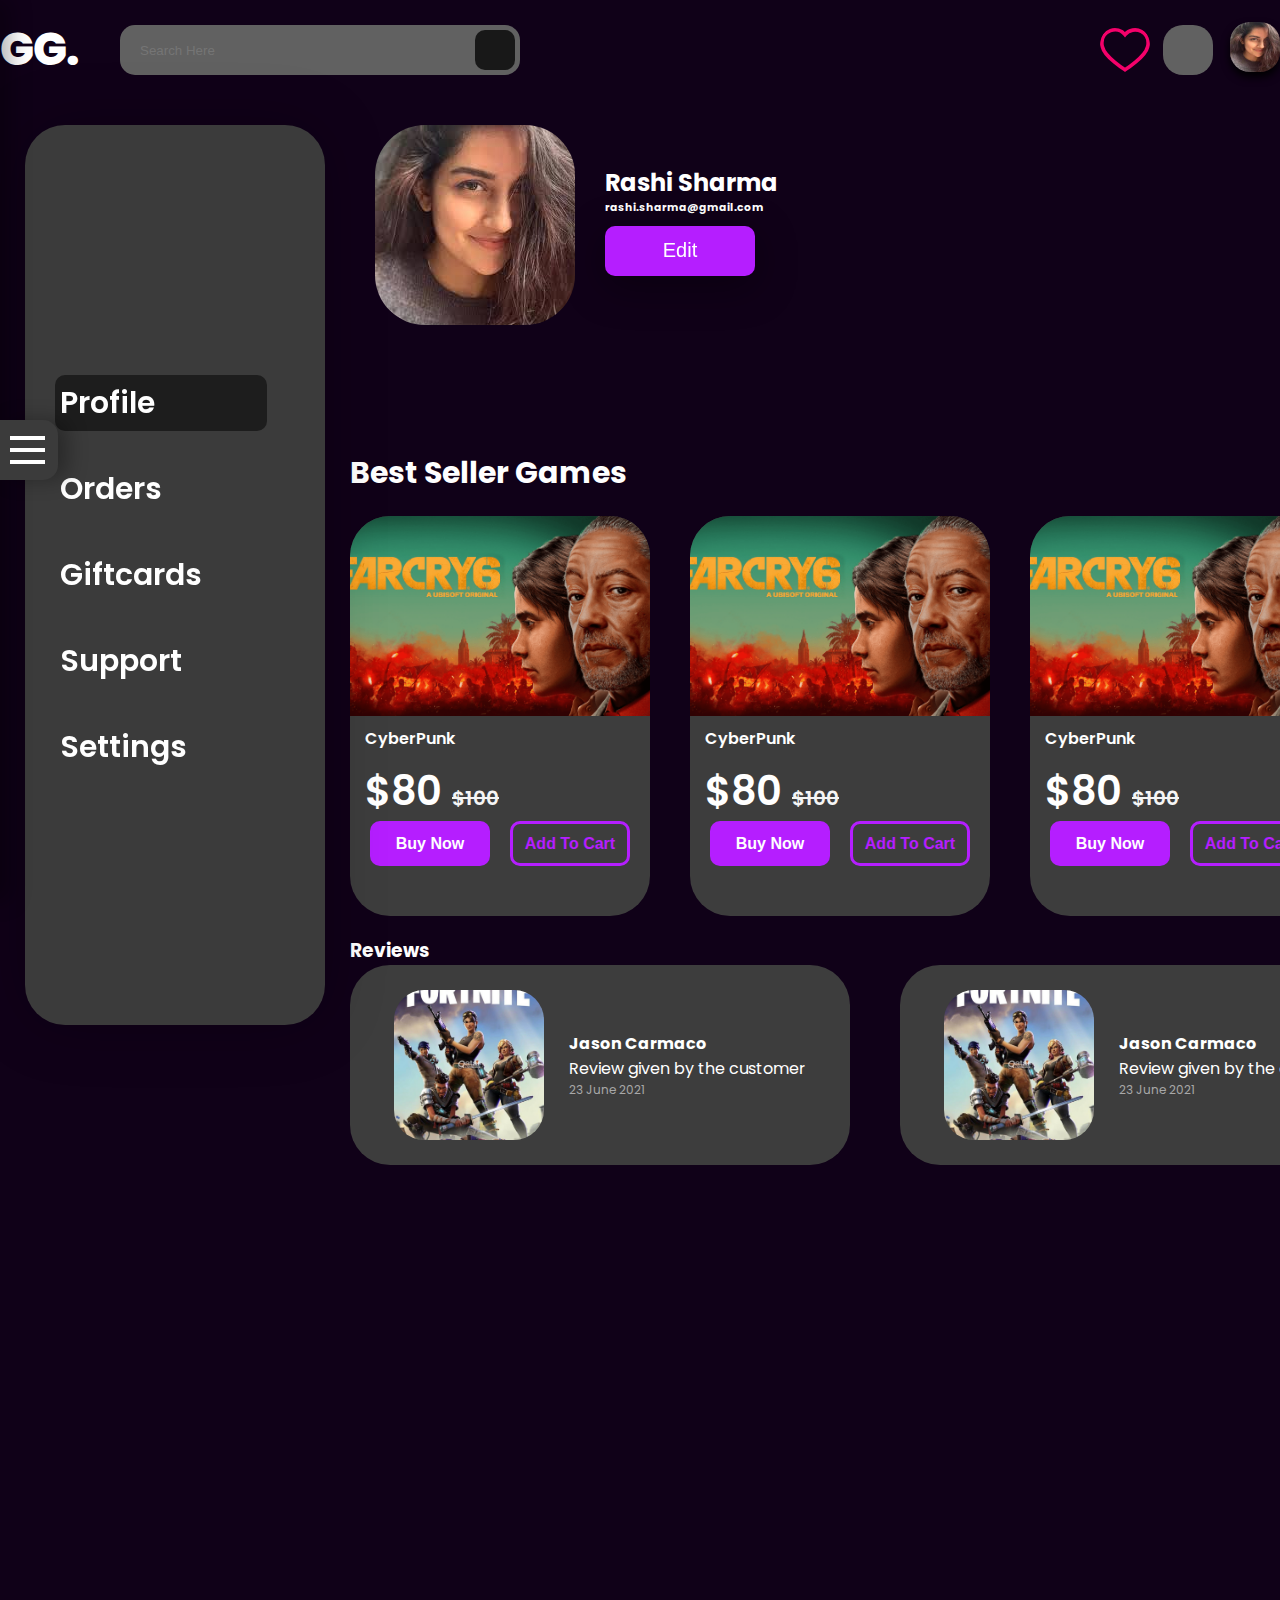
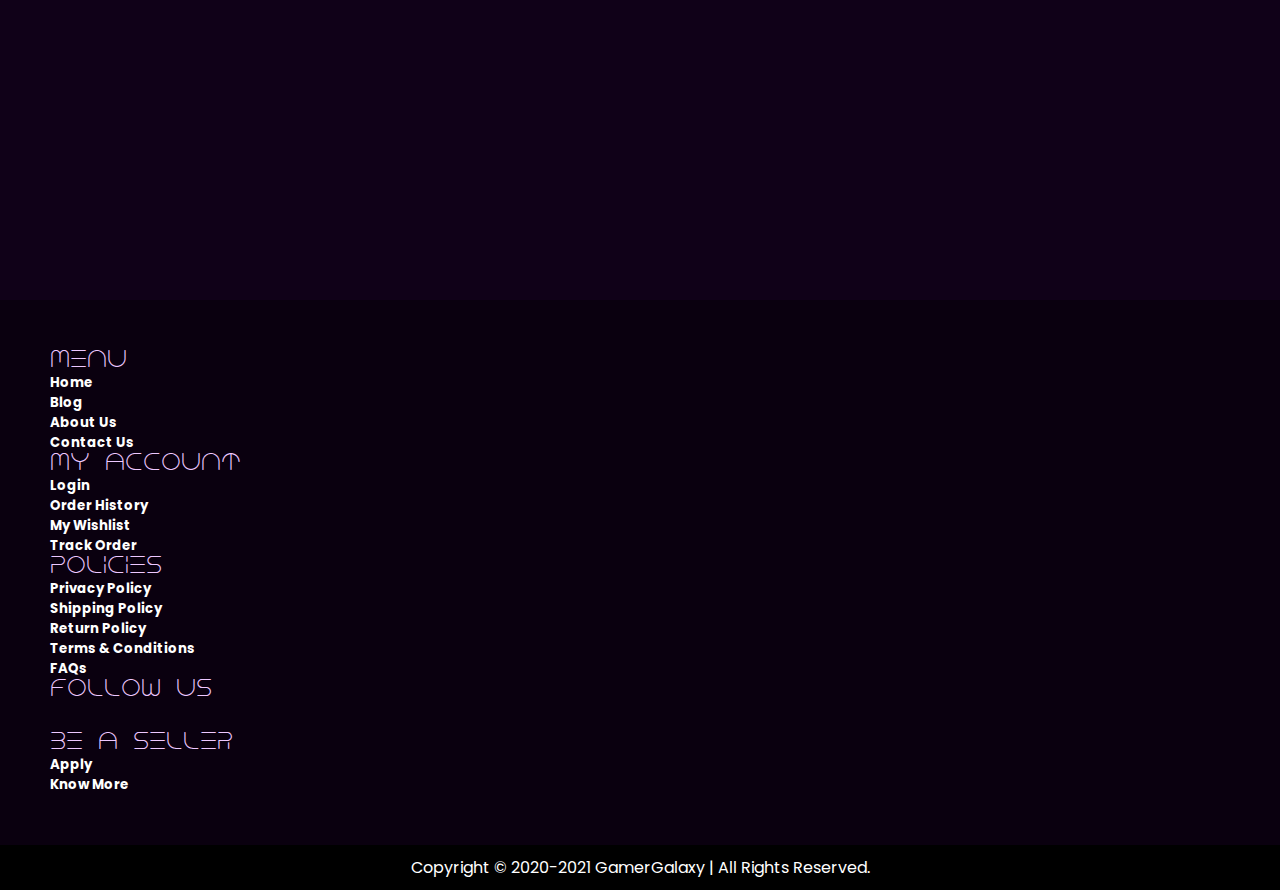
<file: profile-page.html>
<!DOCTYPE html>
<html lang="en">
<head>
    <meta charset="UTF-8">
    <meta http-equiv="X-UA-Compatible" content="IE=edge">
    <meta name="viewport" content="width=device-width, initial-scale = 1.0, maximum-scale=1.0, user-scalable=no" />
    <title>My Profile</title>

    <link rel="stylesheet" href="https://cdn.jsdelivr.net/npm/bootstrap@4.6.0/dist/css/bootstrap.min.css" integrity="sha384-B0vP5xmATw1+K9KRQjQERJvTumQW0nPEzvF6L/Z6nronJ3oUOFUFpCjEUQouq2+l" crossorigin="anonymous">
    <link rel="stylesheet" href="public/css/style.css" type="text/css">
    <link rel="stylesheet" href="public/css/side-nav-bar.css" type="text/css">
    <link rel="stylesheet" href="public/css/profile-page.css" type="text/css">
    <link rel="stylesheet" href="public/css/footer.css" type="text/css">
    <link rel="stylesheet" href="https://cdnjs.cloudflare.com/ajax/libs/font-awesome/5.15.3/css/all.min.css" integrity="sha512-iBBXm8fW90+nuLcSKlbmrPcLa0OT92xO1BIsZ+ywDWZCvqsWgccV3gFoRBv0z+8dLJgyAHIhR35VZc2oM/gI1w==" crossorigin="anonymous" referrerpolicy="no-referrer" />
    <script src="https://code.jquery.com/jquery-3.5.1.slim.min.js" integrity="sha384-DfXdz2htPH0lsSSs5nCTpuj/zy4C+OGpamoFVy38MVBnE+IbbVYUew+OrCXaRkfj" crossorigin="anonymous"></script>
    <script src="https://cdn.jsdelivr.net/npm/bootstrap@4.6.0/dist/js/bootstrap.bundle.min.js" integrity="sha384-Piv4xVNRyMGpqkS2by6br4gNJ7DXjqk09RmUpJ8jgGtD7zP9yug3goQfGII0yAns" crossorigin="anonymous"></script>

</head>
<body>

<!-- HEADER-->
<header class="header">
    <ul class="navlinks">
        <li><a href="home.html">
            <i class="fas fa-home"></i><h6 class="side-navbar-label">Home</h6>
        </a></li>
        <li><a href="#">
            <i class="fas fa-shopping-cart"></i><h6 class="side-navbar-label">Cart</h6>
        </a></li>
        <li><a href="user-inventory.html">
            <i class="fas fa-gamepad"></i><h6 class="side-navbar-label">Inventory</h6>
        </a></li>
        <li><a href="profile-page.html">
            <i class="fas fa-user"></i><h6 class="side-navbar-label">Profile</h6>
        </a></li>
        <li><a href="settings-page.html">
            <i class="fas fa-sliders-h"></i><h6 class="side-navbar-label">Settings</h6>
        </a></li>     
    </ul>


    <div class="lines">
        <div class="line1"></div>
        <div class="line2"></div>
        <div class="line3"></div>
    </div>
</header>

<div class="container">
<div class="top-header">
    <div class="left-side">
        <div class="mob-hamburger">
                <div class="line1"></div>
                <div class="line2"></div>
                <div class="line3"></div>
        </div>
        <div class="logo"><a href="home.html">GG.</a></div>
        <div class="search-bar">
            <input type="text" placeholder="Search Here">
            <a href="#"><div class="search-btn"><i class="fas fa-search"></i></div></a>
        </div>
    </div>
    <div class="right-side">
        <img class="wishlist-icon" src="public\images\wishlist icon.svg" alt="">
        <a href="#"><div class="search-btn cart-btn"><i class="fas fa-shopping-cart"></i></div></a>
        <a href="profile-page.html">
            <img class="shadow"src="public\images\avatar.jpg" alt="" srcset="">
        </a>
    </div>
</div>
<div class="search-bar-mobile">
    <input type="text" placeholder="Search Here">
    <a href="#"><div class="search-btn"><i class="fas fa-search"></i></div></a>
</div>
</div>

<!-- PROFILE SECTION START-->
<div class="container profile-page-container">
        <div class="sticky-wrapper">
            <div class="profile-sidebar">
                <ul>
                    <a href="profile-page.html"><li class="li-active">Profile</li></a>
                    <a href="my-orders.html"><li>Orders</li></a>
                    <a href="gift-card.html"><li>Giftcards</li></a>
                    <a href="support-page.html"><li>Support</li></a>
                    <a href="settings-page.html"><li>Settings</li></a>
                </ul>
            </div>
        </div>

        <div class="content-section">
            <div class="customer-info">
                <img src="public\images\avatar.jpg" alt="" srcset="">
                <div class="customer-info-content">
                    <h2>Rashi Sharma</h2>
                    <h6>rashi.sharma@gmail.com</h6>
                    <a href="#">
                        <button class="solid-btn" type="button">Edit</button>
                    </a>
                </div>
            </div>
            <div class="container">
                <h3 class="cards-heading">Best Seller Games</h3>
            <div class="product-card-wrapper">
                <div class="product-card">
                    <img class="card-img" src="public\images\far-cry-6-listing.png" alt="" srcset="">
                  
                        <div class="product-title">
                            <h4>CyberPunk</h4>
                            <i class="fas fa-heart"></i>
                        </div>
            
                        <div class="ratings"><i class="fas fa-star"></i> <i class="fas fa-star"></i> <i class="fas fa-star"></i> <i class="fas fa-star"></i> <i class="fas fa-star"></i></div>
                        <div class="price">$80<span>$100</span></div>
                        <div class="card-btn-wrapper">
                            <a href="#">
                                <button class="solid-product-btn card-btn" type="button">Buy Now</button>
                            </a>
                            <a href="#">
                                <button class="outline-product-btn card-btn" type="button">Add To Cart</button>
                            </a>
                        </div>
                            </div>
                <div class="product-card">
                        <img class="card-img" src="public\images\far-cry-6-listing.png" alt="" srcset="">
                      
                            <div class="product-title">
                                <h4>CyberPunk</h4>
                                <i class="fas fa-heart"></i>
                            </div>
                
                            <div class="ratings"><i class="fas fa-star"></i> <i class="fas fa-star"></i> <i class="fas fa-star"></i> <i class="fas fa-star"></i> <i class="fas fa-star"></i></div>
                            <div class="price">$80<span>$100</span></div>
                            <div class="card-btn-wrapper">
                                <a href="#">
                                    <button class="solid-product-btn card-btn" type="button">Buy Now</button>
                                </a>
                                <a href="#">
                                    <button class="outline-product-btn card-btn" type="button">Add To Cart</button>
                                </a>
                            </div>
                            </div>
                <div class="product-card">
                            <img class="card-img" src="public\images\far-cry-6-listing.png" alt="" srcset="">
                          
                                <div class="product-title">
                                    <h4>CyberPunk</h4>
                                    <i class="fas fa-heart"></i>
                                </div>
                    
                                <div class="ratings"><i class="fas fa-star"></i> <i class="fas fa-star"></i> <i class="fas fa-star"></i> <i class="fas fa-star"></i> <i class="fas fa-star"></i></div>
                                <div class="price">$80<span>$100</span></div>
                                <div class="card-btn-wrapper">
                                    <a href="#">
                                        <button class="solid-product-btn card-btn" type="button">Buy Now</button>
                                    </a>
                                    <a href="#">
                                        <button class="outline-product-btn card-btn" type="button">Add To Cart</button>
                                    </a>
                                </div>
                            </div>
                <div class="product-card">
                                <img class="card-img" src="public\images\far-cry-6-listing.png" alt="" srcset="">
                              
                                    <div class="product-title">
                                        <h4>CyberPunk</h4>
                                        <i class="fas fa-heart"></i>
                                    </div>
                        
                                    <div class="ratings"><i class="fas fa-star"></i> <i class="fas fa-star"></i> <i class="fas fa-star"></i> <i class="fas fa-star"></i> <i class="fas fa-star"></i></div>
                                    <div class="price">$80<span>$100</span></div>
                                    <div class="card-btn-wrapper">
                                        <a href="#">
                                            <button class="solid-product-btn card-btn" type="button">Buy Now</button>
                                        </a>
                                        <a href="#">
                                            <button class="outline-product-btn card-btn" type="button">Add To Cart</button>
                                        </a>
                                    </div>
                            </div>
                <div class="product-card">
                                    <img class="card-img" src="public\images\far-cry-6-listing.png" alt="" srcset="">
                                  
                                        <div class="product-title">
                                            <h4>CyberPunk</h4>
                                            <i class="fas fa-heart"></i>
                                        </div>
                            
                                        <div class="ratings"><i class="fas fa-star"></i> <i class="fas fa-star"></i> <i class="fas fa-star"></i> <i class="fas fa-star"></i> <i class="fas fa-star"></i></div>
                                        <div class="price">$80<span>$100</span></div>
                                        <div class="card-btn-wrapper">
                                            <a href="#">
                                                <button class="solid-product-btn card-btn" type="button">Buy Now</button>
                                            </a>
                                            <a href="#">
                                                <button class="outline-product-btn card-btn" type="button">Add To Cart</button>
                                            </a>
                                        </div>
                            </div>
                <div class="product-card">
                                        <img class="card-img" src="public\images\far-cry-6-listing.png" alt="" srcset="">
                                      
                                            <div class="product-title">
                                                <h4>CyberPunk</h4>
                                                <i class="fas fa-heart"></i>
                                            </div>
                                
                                            <div class="ratings"><i class="fas fa-star"></i> <i class="fas fa-star"></i> <i class="fas fa-star"></i> <i class="fas fa-star"></i> <i class="fas fa-star"></i></div>
                                            <div class="price">$80<span>$100</span></div>
                                            <div class="card-btn-wrapper">
                                                <a href="#">
                                                    <button class="solid-product-btn card-btn" type="button">Buy Now</button>
                                                </a>
                                                <a href="#">
                                                    <button class="outline-product-btn card-btn" type="button">Add To Cart</button>
                                                </a>
                                            </div>
                            </div>
                <div class="product-card">
                                            <img class="card-img" src="public\images\far-cry-6-listing.png" alt="" srcset="">
                                          
                                                <div class="product-title">
                                                    <h4>CyberPunk</h4>
                                                    <i class="fas fa-heart"></i>
                                                </div>
                                    
                                                <div class="ratings"><i class="fas fa-star"></i> <i class="fas fa-star"></i> <i class="fas fa-star"></i> <i class="fas fa-star"></i> <i class="fas fa-star"></i></div>
                                                <div class="price">$80<span>$100</span></div>
                                                <div class="card-btn-wrapper">
                                                    <a href="#">
                                                        <button class="solid-product-btn card-btn" type="button">Buy Now</button>
                                                    </a>
                                                    <a href="#">
                                                        <button class="outline-product-btn card-btn" type="button">Add To Cart</button>
                                                    </a>
                                                </div>
                            </div>
            </div>   
            </div>

            
<!-- REVIEWS SECTION -->
<div class="container">
    <h3 class="categories-heading">Reviews</h3>
    <div class="review-card-wrapper">
        <div class="review-card">
            <img src="public\images\fortnite.jpg" alt="" srcset="">
            <div class="review-content">
                <h4>Jason Carmaco</h4>
                <p><i class="fas fa-star"></i><i class="fas fa-star"></i><i class="fas fa-star"></i><i class="fas fa-star"></i><i class="fas fa-star"></i></p>
                <p class="review">Review given by the customer</p>
                <p class="date">23 June 2021</p> 
            </div>
        </div>

        <div class="review-card">
            <img src="public\images\fortnite.jpg" alt="" srcset="">
            <div class="review-content">
                <h4>Jason Carmaco</h4>
                <p><i class="fas fa-star"></i><i class="fas fa-star"></i><i class="fas fa-star"></i><i class="fas fa-star"></i><i class="fas fa-star"></i></p>
                <p class="review">Review given by the customer</p>
                <p class="date">23 June 2021</p> 
            </div>
        </div>

        <div class="review-card">
            <img src="public\images\fortnite.jpg" alt="" srcset="">
            <div class="review-content">
                <h4>Jason Carmaco</h4>
                <p><i class="fas fa-star"></i><i class="fas fa-star"></i><i class="fas fa-star"></i><i class="fas fa-star"></i><i class="fas fa-star"></i></p>
                <p class="review">Review given by the customer</p>
                <p class="date">23 June 2021</p> 
            </div>
        </div>

        
        <div class="review-card">
            <img src="public\images\fortnite.jpg" alt="" srcset="">
            <div class="review-content">
                <h4>Jason Carmaco</h4>
                <p><i class="fas fa-star"></i><i class="fas fa-star"></i><i class="fas fa-star"></i><i class="fas fa-star"></i><i class="fas fa-star"></i></p>
                <p class="review">Review given by the customer</p>
                <p class="date">23 June 2021</p> 
            </div>
        </div>
    </div>
</div>

        </div>
</div>


<!-- FOOTER SECTION -->
<div class="container-fluid footer-color"> 
    <div class="row footer-wrapper">

        <div class="col-md-1 footer-column">
          
        </div>
        <div class="col-sm-2 footer-column">
            <h1 class="glow">Menu</h1>
            <h5>Home</h5>
            <h5>Blog</h5>
            <h5>About Us</h5>
            <h5>Contact Us</h5>
        </div>
        <div class="col-sm-2 footer-column">
            <h1 class="glow">My Account</h1>
            <h5>Login</h5>
            <h5>Order History</h5>
            <h5>My Wishlist</h5>
            <h5>Track Order</h5>
        </div>
        <div class="col-sm-2 footer-column">
            <h1 class="glow">Policies</h1>
            <h5>Privacy Policy</h5>
            <h5>Shipping Policy</h5>
            <h5>Return Policy</h5>
            <h5>Terms & Conditions</h5>
            <h5>FAQs</h5>
        </div>
        <div class="col-sm-2 footer-column">
            <h1 class="glow">Follow Us</h1>
            <div class="socials">
                <i class="fab fa-facebook"></i>
                <i class="fab fa-instagram"></i>
                <i class="fab fa-twitter"></i>
                <i class="fab fa-linkedin"></i>
                <i class="fab fa-youtube"></i>
            </div>
        </div>
        <div class="col-sm-3 footer-column">
            <h1 class="glow">Be a Seller</h1>
            <h5>Apply</h5>
            <h5>Know More</h5>
        </div>
       
    </div>
    <div class="row footer-copyright"><center>Copyright © 2020-2021 GamerGalaxy | All Rights Reserved.</center></div>
</div>
<script src="public/js/header.js" ></script>



</body>
</html>
</file>
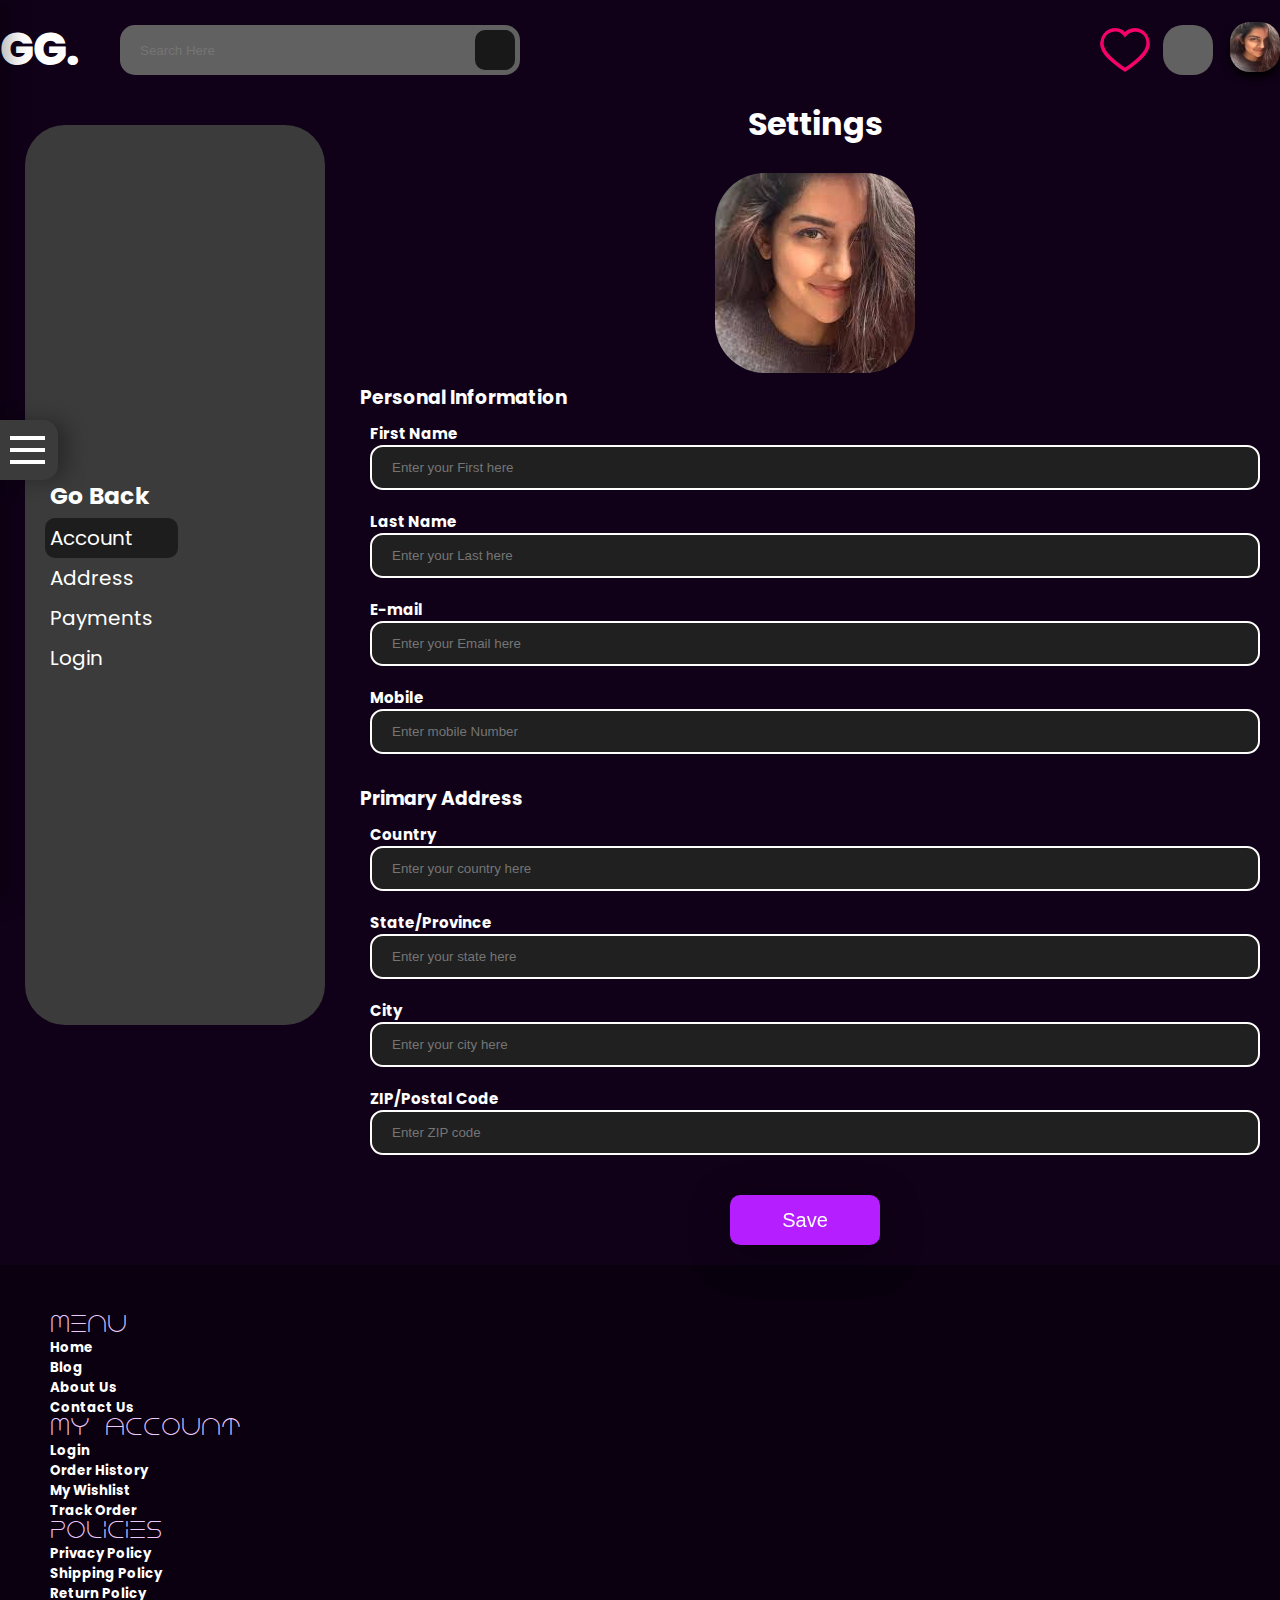
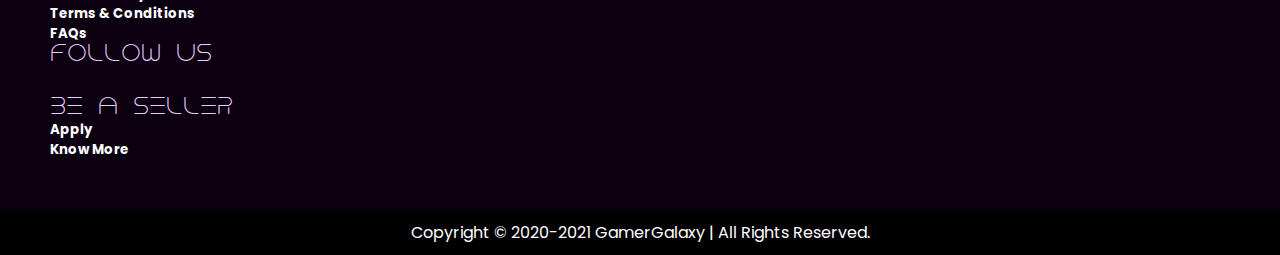
<file: settings-page.html>
<!DOCTYPE html>
<html lang="en">
<head>
    <meta charset="UTF-8">
    <meta http-equiv="X-UA-Compatible" content="IE=edge">
    <meta name="viewport" content="width=device-width, initial-scale=1.0">
    <title>Settings</title>
    
    <link rel="stylesheet" href="https://cdn.jsdelivr.net/npm/bootstrap@4.6.0/dist/css/bootstrap.min.css" integrity="sha384-B0vP5xmATw1+K9KRQjQERJvTumQW0nPEzvF6L/Z6nronJ3oUOFUFpCjEUQouq2+l" crossorigin="anonymous">
    <link rel="stylesheet" href="public/css/style.css" type="text/css">
    <link rel="stylesheet" href="public/css/side-nav-bar.css" type="text/css">
    <link rel="stylesheet" href="public/css/settings-page.css" type="text/css">
    <link rel="stylesheet" href="public/css/footer.css" type="text/css">
    <link rel="stylesheet" href="https://cdnjs.cloudflare.com/ajax/libs/font-awesome/5.15.3/css/all.min.css" integrity="sha512-iBBXm8fW90+nuLcSKlbmrPcLa0OT92xO1BIsZ+ywDWZCvqsWgccV3gFoRBv0z+8dLJgyAHIhR35VZc2oM/gI1w==" crossorigin="anonymous" referrerpolicy="no-referrer" />
    <script src="https://code.jquery.com/jquery-3.5.1.slim.min.js" integrity="sha384-DfXdz2htPH0lsSSs5nCTpuj/zy4C+OGpamoFVy38MVBnE+IbbVYUew+OrCXaRkfj" crossorigin="anonymous"></script>
    <script src="https://cdn.jsdelivr.net/npm/bootstrap@4.6.0/dist/js/bootstrap.bundle.min.js" integrity="sha384-Piv4xVNRyMGpqkS2by6br4gNJ7DXjqk09RmUpJ8jgGtD7zP9yug3goQfGII0yAns" crossorigin="anonymous"></script>

</head>

<!-- HEADER-->
<header class="header">
    <ul class="navlinks">
        <li><a href="home.html">
            <i class="fas fa-home"></i><h6 class="side-navbar-label">Home</h6>
        </a></li>
        <li><a href="#">
            <i class="fas fa-shopping-cart"></i><h6 class="side-navbar-label">Cart</h6>
        </a></li>
        <li><a href="user-inventory.html">
            <i class="fas fa-gamepad"></i><h6 class="side-navbar-label">Inventory</h6>
        </a></li>
        <li><a href="profile-page.html">
            <i class="fas fa-user"></i><h6 class="side-navbar-label">Profile</h6>
        </a></li>
        <li><a href="settings-page.html">
            <i class="fas fa-sliders-h"></i><h6 class="side-navbar-label">Settings</h6>
        </a></li>     
    </ul>


    <div class="lines">
        <div class="line1"></div>
        <div class="line2"></div>
        <div class="line3"></div>
    </div>
</header>

<div class="container">
<div class="top-header">
    <div class="left-side">
        <div class="mob-hamburger">
                <div class="line1"></div>
                <div class="line2"></div>
                <div class="line3"></div>
        </div>
        <div class="logo"><a href="home.html">GG.</a></div>
        <div class="search-bar">
            <input type="text" placeholder="Search Here">
            <a href="#"><div class="search-btn"><i class="fas fa-search"></i></div></a>
        </div>
    </div>
    <div class="right-side">
        <img class="wishlist-icon" src="public\images\wishlist icon.svg" alt="">
        <a href="#"><div class="search-btn cart-btn"><i class="fas fa-shopping-cart"></i></div></a>
        <a href="profile-page.html">
            <img class="shadow"src="public\images\avatar.jpg" alt="" srcset="">
        </a>
    </div>
</div>
<div class="search-bar-mobile">
    <input type="text" placeholder="Search Here">
    <a href="#"><div class="search-btn"><i class="fas fa-search"></i></div></a>
</div>
</div>

<!-- PROFILE SECTION START-->
<div class="container setting-page-container">
        <div class="sticky-wrapper">
            <div class="setting-sidebar">
                
                <ul>
                    <a href="#" onclick="history.go(-1)"><li class="desk-back-btn"><h3>Go Back</h3></li></a>
                    <a href="#" onclick="history.go(-1)"><li class="mob-back-btn"><h3><i class="fas fa-arrow-left"></i></h3></li></a>
                    <a href=""><li class="li-active">Account</li></a>
                    <a href=""><li>Address</li></a>
                    <a href=""><li>Payments</li></a>
                    <a href=""><li>Login</li></a>            
                </ul>
    
            </div>
        </div>
        <div class="setting-customer-info">
                
                <h1>Settings</h1>
                   <form class="customer-info-content-form"action="" method="post">
                   
                        <img src="public\images\avatar.jpg" alt="" srcset="">


                        <div class="personal-info">
                            <h3>Personal Information</h3>
                            <div class="">
                                <h6>First Name</h6>
                                <input type="text" placeholder="Enter your First here">
                            </div>
                            <div class="">
                                <h6>Last Name</h6>
                                <input type="text" placeholder="Enter your Last here">
                            </div>
                            <div class="">
                                <h6>E-mail</h6>
                                <input type="text" placeholder="Enter your Email here">
                            </div>
                            <div class="">
                                <h6>Mobile</h6>
                                <input type="text" placeholder="Enter mobile Number">
                            </div>
                        </div>
                        <div class="address-info">
                            <h3>Primary Address</h3>
                            <div class="">
                                <h6>Country</h6>
                                <input type="text" placeholder="Enter your country here">
                            </div>
                            <div class="">
                                <h6>State/Province</h6>
                                <input type="text" placeholder="Enter your state here">
                            </div>
                            <div class="">
                                <h6>City</h6>
                                <input type="text" placeholder="Enter your city here">
                            </div>
                            <div class="">
                                <h6>ZIP/Postal Code</h6>
                                <input type="text" placeholder="Enter ZIP code">
                            </div>
                    
                          
                        </div>

                        <div class="btn-div">
                            <button class="solid-btn center-it" type="button">Save</button>
                        </div>


                   </form>
        </div>

</div>

<!-- FOOTER SECTION -->
<div class="container-fluid footer-color"> 
    <div class="row footer-wrapper">
        <div class="col-md-1 footer-column">
          
        </div>
        <div class="col-sm-2 footer-column">
            <h1 class="glow">Menu</h1>
            <h5>Home</h5>
            <h5>Blog</h5>
            <h5>About Us</h5>
            <h5>Contact Us</h5>
        </div>
        <div class="col-sm-2 footer-column">
            <h1 class="glow">My Account</h1>
            <h5>Login</h5>
            <h5>Order History</h5>
            <h5>My Wishlist</h5>
            <h5>Track Order</h5>
        </div>
        <div class="col-sm-2 footer-column">
            <h1 class="glow">Policies</h1>
            <h5>Privacy Policy</h5>
            <h5>Shipping Policy</h5>
            <h5>Return Policy</h5>
            <h5>Terms & Conditions</h5>
            <h5>FAQs</h5>
        </div>
        <div class="col-sm-2 footer-column">
            <h1 class="glow">Follow Us</h1>
            <div class="socials">
                <i class="fab fa-facebook"></i>
                <i class="fab fa-instagram"></i>
                <i class="fab fa-twitter"></i>
                <i class="fab fa-linkedin"></i>
                <i class="fab fa-youtube"></i>
            </div>
        </div>
        <div class="col-sm-3 footer-column">
            <h1 class="glow">Be a Seller</h1>
            <h5>Apply</h5>
            <h5>Know More</h5>
        </div>
       
    </div>
    <div class="row footer-copyright"><center>Copyright © 2020-2021 GamerGalaxy | All Rights Reserved.</center></div>
</div>

<script src="public/js/header.js" ></script>



</body>
</html>
</file>
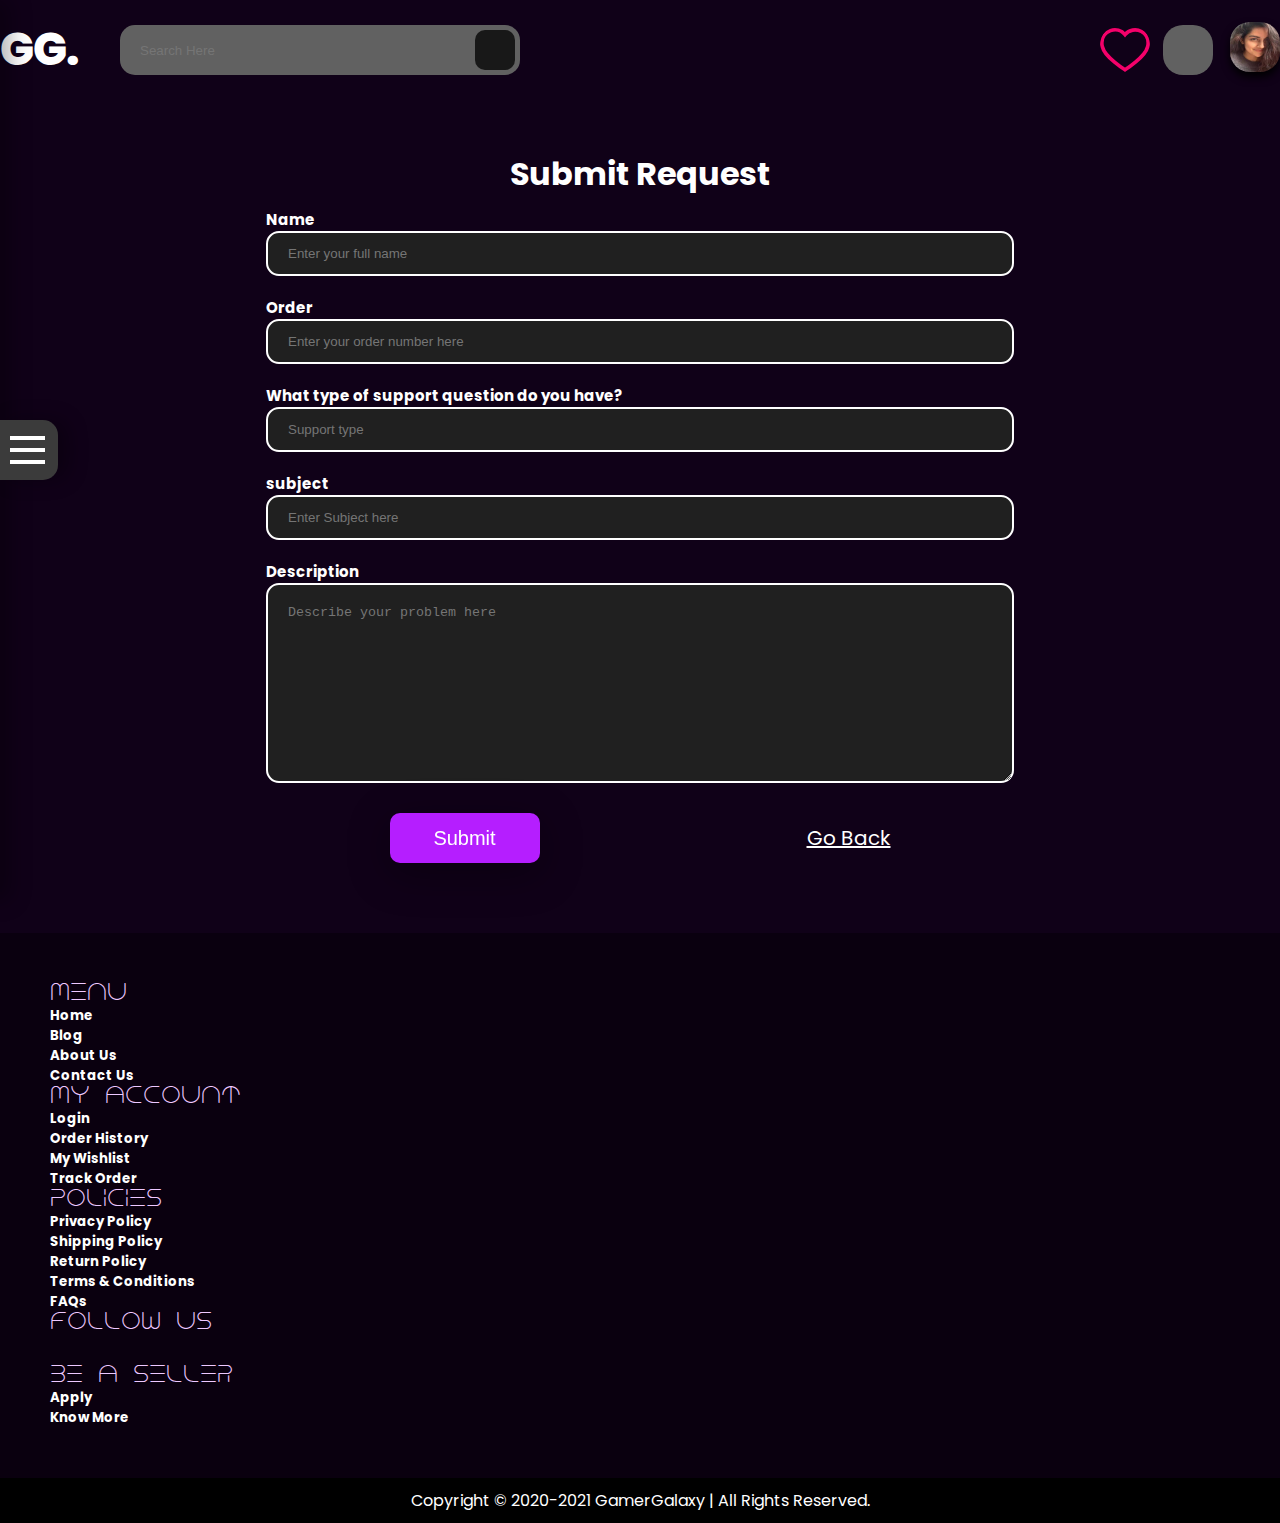
<file: support-page.html>
<!DOCTYPE html>
<html lang="en">
<head>
    <meta charset="UTF-8">
    <meta http-equiv="X-UA-Compatible" content="IE=edge">
    <meta name="viewport" content="width=device-width, initial-scale = 1.0, maximum-scale=1.0, user-scalable=no" />
    <title>Support Page</title>

    <link rel="stylesheet" href="https://cdn.jsdelivr.net/npm/bootstrap@4.6.0/dist/css/bootstrap.min.css" integrity="sha384-B0vP5xmATw1+K9KRQjQERJvTumQW0nPEzvF6L/Z6nronJ3oUOFUFpCjEUQouq2+l" crossorigin="anonymous">
    <link rel="stylesheet" href="public/css/style.css" type="text/css">
    <link rel="stylesheet" href="public/css/side-nav-bar.css" type="text/css">
    <link rel="stylesheet" href="public/css/support-page.css" type="text/css">
    <link rel="stylesheet" href="public/css/footer.css" type="text/css">
    <link rel="stylesheet" href="https://cdnjs.cloudflare.com/ajax/libs/font-awesome/5.15.3/css/all.min.css" integrity="sha512-iBBXm8fW90+nuLcSKlbmrPcLa0OT92xO1BIsZ+ywDWZCvqsWgccV3gFoRBv0z+8dLJgyAHIhR35VZc2oM/gI1w==" crossorigin="anonymous" referrerpolicy="no-referrer" />
    <script src="https://code.jquery.com/jquery-3.5.1.slim.min.js" integrity="sha384-DfXdz2htPH0lsSSs5nCTpuj/zy4C+OGpamoFVy38MVBnE+IbbVYUew+OrCXaRkfj" crossorigin="anonymous"></script>
    <script src="https://cdn.jsdelivr.net/npm/bootstrap@4.6.0/dist/js/bootstrap.bundle.min.js" integrity="sha384-Piv4xVNRyMGpqkS2by6br4gNJ7DXjqk09RmUpJ8jgGtD7zP9yug3goQfGII0yAns" crossorigin="anonymous"></script>

</head>
<body>


<!-- HEADER-->
<header class="header">
    <ul class="navlinks">
        <li><a href="home.html">
            <i class="fas fa-home"></i><h6 class="side-navbar-label">Home</h6>
        </a></li>
        <li><a href="#">
            <i class="fas fa-shopping-cart"></i><h6 class="side-navbar-label">Cart</h6>
        </a></li>
        <li><a href="user-inventory.html">
            <i class="fas fa-gamepad"></i><h6 class="side-navbar-label">Inventory</h6>
        </a></li>
        <li><a href="profile-page.html">
            <i class="fas fa-user"></i><h6 class="side-navbar-label">Profile</h6>
        </a></li>
        <li><a href="settings-page.html">
            <i class="fas fa-sliders-h"></i><h6 class="side-navbar-label">Settings</h6>
        </a></li>     
    </ul>


    <div class="lines">
        <div class="line1"></div>
        <div class="line2"></div>
        <div class="line3"></div>
    </div>
</header>

<div class="container">
<div class="top-header">
    <div class="left-side">
        <div class="mob-hamburger">
                <div class="line1"></div>
                <div class="line2"></div>
                <div class="line3"></div>
        </div>
        <div class="logo"><a href="home.html">GG.</a></div>
        <div class="search-bar">
            <input type="text" placeholder="Search Here">
            <a href="#"><div class="search-btn"><i class="fas fa-search"></i></div></a>
        </div>
    </div>
    <div class="right-side">
        <img class="wishlist-icon" src="public\images\wishlist icon.svg" alt="">
        <a href="#"><div class="search-btn cart-btn"><i class="fas fa-shopping-cart"></i></div></a>
        <a href="profile-page.html">
            <img class="shadow"src="public\images\avatar.jpg" alt="" srcset="">
        </a>
    </div>
</div>
<div class="search-bar-mobile">
    <input type="text" placeholder="Search Here">
    <a href="#"><div class="search-btn"><i class="fas fa-search"></i></div></a>
</div>
</div>

<!--SUPPORT FORM -->
<div class="container form-pos">
        
        <form class="support-ticket-form" action="" method="post">
            <h1>Submit Request</h1>
            <div class="">
                <h6>Name</h6>
                <input type="text" placeholder="Enter your full name">
            </div>
            <div class="">
                <h6>Order</h6>
                <input type="text" placeholder="Enter your order number here">
            </div>
            <div class="">
                <h6>What type of support question do you have?</h6>
                <input type="text" placeholder="Support type">
            </div>
            <div class="">
                <h6>subject</h6>
                <input type="text" placeholder="Enter Subject here">
            </div>
            <div class="">
                <h6>Description</h6>
                <textarea name="" id="" cols="30" rows="10" placeholder="Describe your problem here"></textarea>
            </div>
            <div class="btn-div">
                
                <button class="solid-btn" type="button">Submit</button>
                <a href="#" onclick="history.go(-1)">Go Back</a>
            </div>

        </form>
</div>


<!-- FOOTER SECTION -->
<div class="container-fluid footer-color"> 
    <div class="row footer-wrapper">

        <div class="col-md-1 footer-column">
          
        </div>
        <div class="col-sm-2 footer-column">
            <h1 class="glow">Menu</h1>
            <h5>Home</h5>
            <h5>Blog</h5>
            <h5>About Us</h5>
            <h5>Contact Us</h5>
        </div>
        <div class="col-sm-2 footer-column">
            <h1 class="glow">My Account</h1>
            <h5>Login</h5>
            <h5>Order History</h5>
            <h5>My Wishlist</h5>
            <h5>Track Order</h5>
        </div>
        <div class="col-sm-2 footer-column">
            <h1 class="glow">Policies</h1>
            <h5>Privacy Policy</h5>
            <h5>Shipping Policy</h5>
            <h5>Return Policy</h5>
            <h5>Terms & Conditions</h5>
            <h5>FAQs</h5>
        </div>
        <div class="col-sm-2 footer-column">
            <h1 class="glow">Follow Us</h1>
            <div class="socials">
                <i class="fab fa-facebook"></i>
                <i class="fab fa-instagram"></i>
                <i class="fab fa-twitter"></i>
                <i class="fab fa-linkedin"></i>
                <i class="fab fa-youtube"></i>
            </div>
        </div>
        <div class="col-sm-3 footer-column">
            <h1 class="glow">Be a Seller</h1>
            <h5>Apply</h5>
            <h5>Know More</h5>
        </div>
       
    </div>
    <div class="row footer-copyright"><center>Copyright © 2020-2021 GamerGalaxy | All Rights Reserved.</center></div>
</div>

<script src="public/js/header.js" ></script>


</body>
</html>
</file>
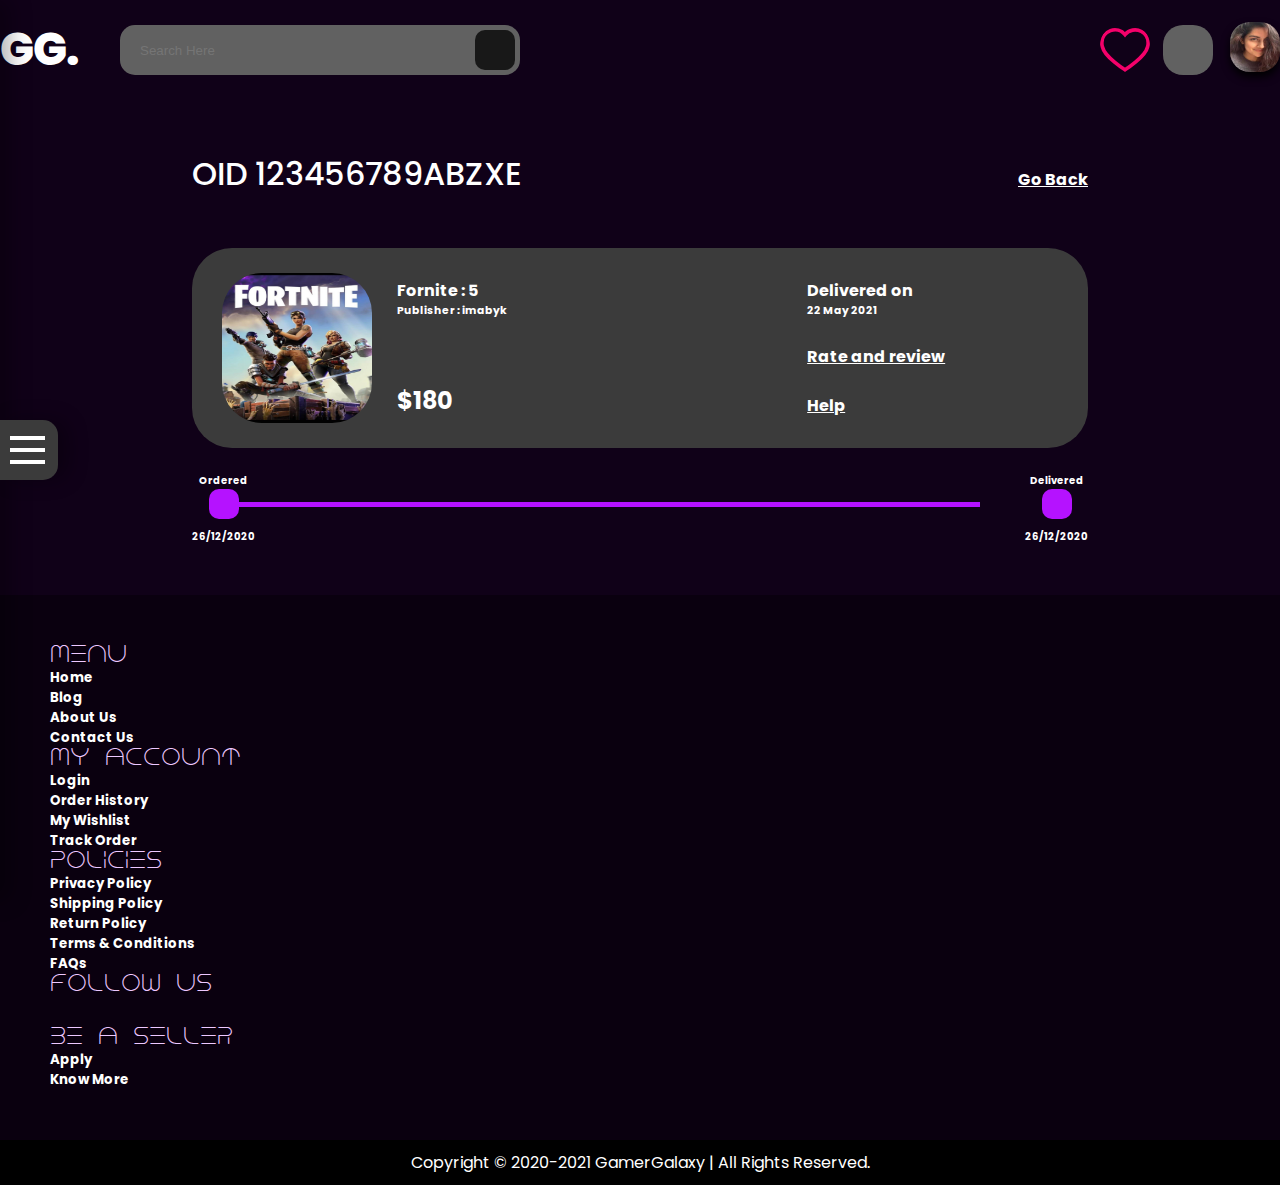
<file: track-order.html>
<!DOCTYPE html>
<html lang="en">
<head>
    <meta charset="UTF-8">
    <meta http-equiv="X-UA-Compatible" content="IE=edge">
    <meta name="viewport" content="width=device-width, initial-scale=1.0">
    <title>Order Status</title>


    <link rel="stylesheet" href="https://cdn.jsdelivr.net/npm/bootstrap@4.6.0/dist/css/bootstrap.min.css" integrity="sha384-B0vP5xmATw1+K9KRQjQERJvTumQW0nPEzvF6L/Z6nronJ3oUOFUFpCjEUQouq2+l" crossorigin="anonymous">
    <link rel="stylesheet" href="public/css/style.css" type="text/css">
    <link rel="stylesheet" href="public/css/side-nav-bar.css" type="text/css">
    <link rel="stylesheet" href="public/css/support-page.css" type="text/css">
    <link rel="stylesheet" href="public/css/track-order.css" type="text/css">
    <link rel="stylesheet" href="public/css/footer.css" type="text/css">
    <link rel="stylesheet" href="https://cdnjs.cloudflare.com/ajax/libs/font-awesome/5.15.3/css/all.min.css" integrity="sha512-iBBXm8fW90+nuLcSKlbmrPcLa0OT92xO1BIsZ+ywDWZCvqsWgccV3gFoRBv0z+8dLJgyAHIhR35VZc2oM/gI1w==" crossorigin="anonymous" referrerpolicy="no-referrer" />
    <script src="https://code.jquery.com/jquery-3.5.1.slim.min.js" integrity="sha384-DfXdz2htPH0lsSSs5nCTpuj/zy4C+OGpamoFVy38MVBnE+IbbVYUew+OrCXaRkfj" crossorigin="anonymous"></script>
    <script src="https://cdn.jsdelivr.net/npm/bootstrap@4.6.0/dist/js/bootstrap.bundle.min.js" integrity="sha384-Piv4xVNRyMGpqkS2by6br4gNJ7DXjqk09RmUpJ8jgGtD7zP9yug3goQfGII0yAns" crossorigin="anonymous"></script>


</head>
<body>

<!-- HEADER-->
<header class="header">
    <ul class="navlinks">
        <li><a href="home.html">
            <i class="fas fa-home"></i><h6 class="side-navbar-label">Home</h6>
        </a></li>
        <li><a href="#">
            <i class="fas fa-shopping-cart"></i><h6 class="side-navbar-label">Cart</h6>
        </a></li>
        <li><a href="user-inventory.html">
            <i class="fas fa-gamepad"></i><h6 class="side-navbar-label">Inventory</h6>
        </a></li>
        <li><a href="profile-page.html">
            <i class="fas fa-user"></i><h6 class="side-navbar-label">Profile</h6>
        </a></li>
        <li><a href="settings-page.html">
            <i class="fas fa-sliders-h"></i><h6 class="side-navbar-label">Settings</h6>
        </a></li>     
    </ul>


    <div class="lines">
        <div class="line1"></div>
        <div class="line2"></div>
        <div class="line3"></div>
    </div>
</header>

<div class="container">
<div class="top-header">
    <div class="left-side">
        <div class="mob-hamburger">
                <div class="line1"></div>
                <div class="line2"></div>
                <div class="line3"></div>
        </div>
        <div class="logo"><a href="home.html">GG.</a></div>
        <div class="search-bar">
            <input type="text" placeholder="Search Here">
            <a href="#"><div class="search-btn"><i class="fas fa-search"></i></div></a>
        </div>
    </div>
    <div class="right-side">
        <img class="wishlist-icon" src="public\images\wishlist icon.svg" alt="">
        <a href="#"><div class="search-btn cart-btn"><i class="fas fa-shopping-cart"></i></div></a>
        <a href="profile-page.html">
            <img class="shadow"src="public\images\avatar.jpg" alt="" srcset="">
        </a>
    </div>
</div>
<div class="search-bar-mobile">
    <input type="text" placeholder="Search Here">
    <a href="#"><div class="search-btn"><i class="fas fa-search"></i></div></a>
</div>
</div>
<!-- TRACK ORDER SECTION START -->
<div class="container containerM">
        <div class="track-order-container">
            <div class="order-id">
                <h1>OID 123456789ABZXE</h1>
                <a href="#" onclick="history.go(-1)">  
                    <h4>Go Back</h4>
                </a>

            </div>
            <div class="track-order-card">
    
                <div class="left">
                    <img src="public\images\fortnite.jpg" alt="" srcset="">
                    <div class="order-info">
                        <div>
                            <h4>Fornite : 5</h4>
                            <h6>Publisher : imabyk</h6>
                        </div>
                        <h2>$180</h2>
                    </div>
                </div>
    
              
                <div class="right">
                    <div class="delivery">
                        <h4>Delivered on</h4>
                        <h6>22 May 2021</h6>
                    </div>
                    <a href="#">  
                        <h4>Rate and review</h4>
                    </a>
                    <a href="#">  
                        <h4>Help</h4>
                    </a>
                </div>
    
            </div>
                <div class="timeline">
                    <ul>
                        <li><h6>Ordered</h6><div class="box"><i class="fas fa-check"></i></div><h6>26/12/2020</h6></li>
                        <li><h6>Delivered</h6><div class="box"><i class="fas fa-check"></i></div><h6>26/12/2020</h6></li>
                    </ul>
                </div>
               
            </div>
       
</div>

<!-- FOOTER SECTION -->
<div class="container-fluid footer-color"> 
    <div class="row footer-wrapper">

        <div class="col-md-1 footer-column">
          
        </div>
        <div class="col-sm-2 footer-column">
            <h1 class="glow">Menu</h1>
            <h5>Home</h5>
            <h5>Blog</h5>
            <h5>About Us</h5>
            <h5>Contact Us</h5>
        </div>
        <div class="col-sm-2 footer-column">
            <h1 class="glow">My Account</h1>
            <h5>Login</h5>
            <h5>Order History</h5>
            <h5>My Wishlist</h5>
            <h5>Track Order</h5>
        </div>
        <div class="col-sm-2 footer-column">
            <h1 class="glow">Policies</h1>
            <h5>Privacy Policy</h5>
            <h5>Shipping Policy</h5>
            <h5>Return Policy</h5>
            <h5>Terms & Conditions</h5>
            <h5>FAQs</h5>
        </div>
        <div class="col-sm-2 footer-column">
            <h1 class="glow">Follow Us</h1>
            <div class="socials">
                <i class="fab fa-facebook"></i>
                <i class="fab fa-instagram"></i>
                <i class="fab fa-twitter"></i>
                <i class="fab fa-linkedin"></i>
                <i class="fab fa-youtube"></i>
            </div>
        </div>
        <div class="col-sm-3 footer-column">
            <h1 class="glow">Be a Seller</h1>
            <h5>Apply</h5>
            <h5>Know More</h5>
        </div>
       
    </div>
    <div class="row footer-copyright"><center>Copyright © 2020-2021 GamerGalaxy | All Rights Reserved.</center></div>
</div>

<script src="public/js/header.js" ></script>

  
    
</body>
</html>
</file>
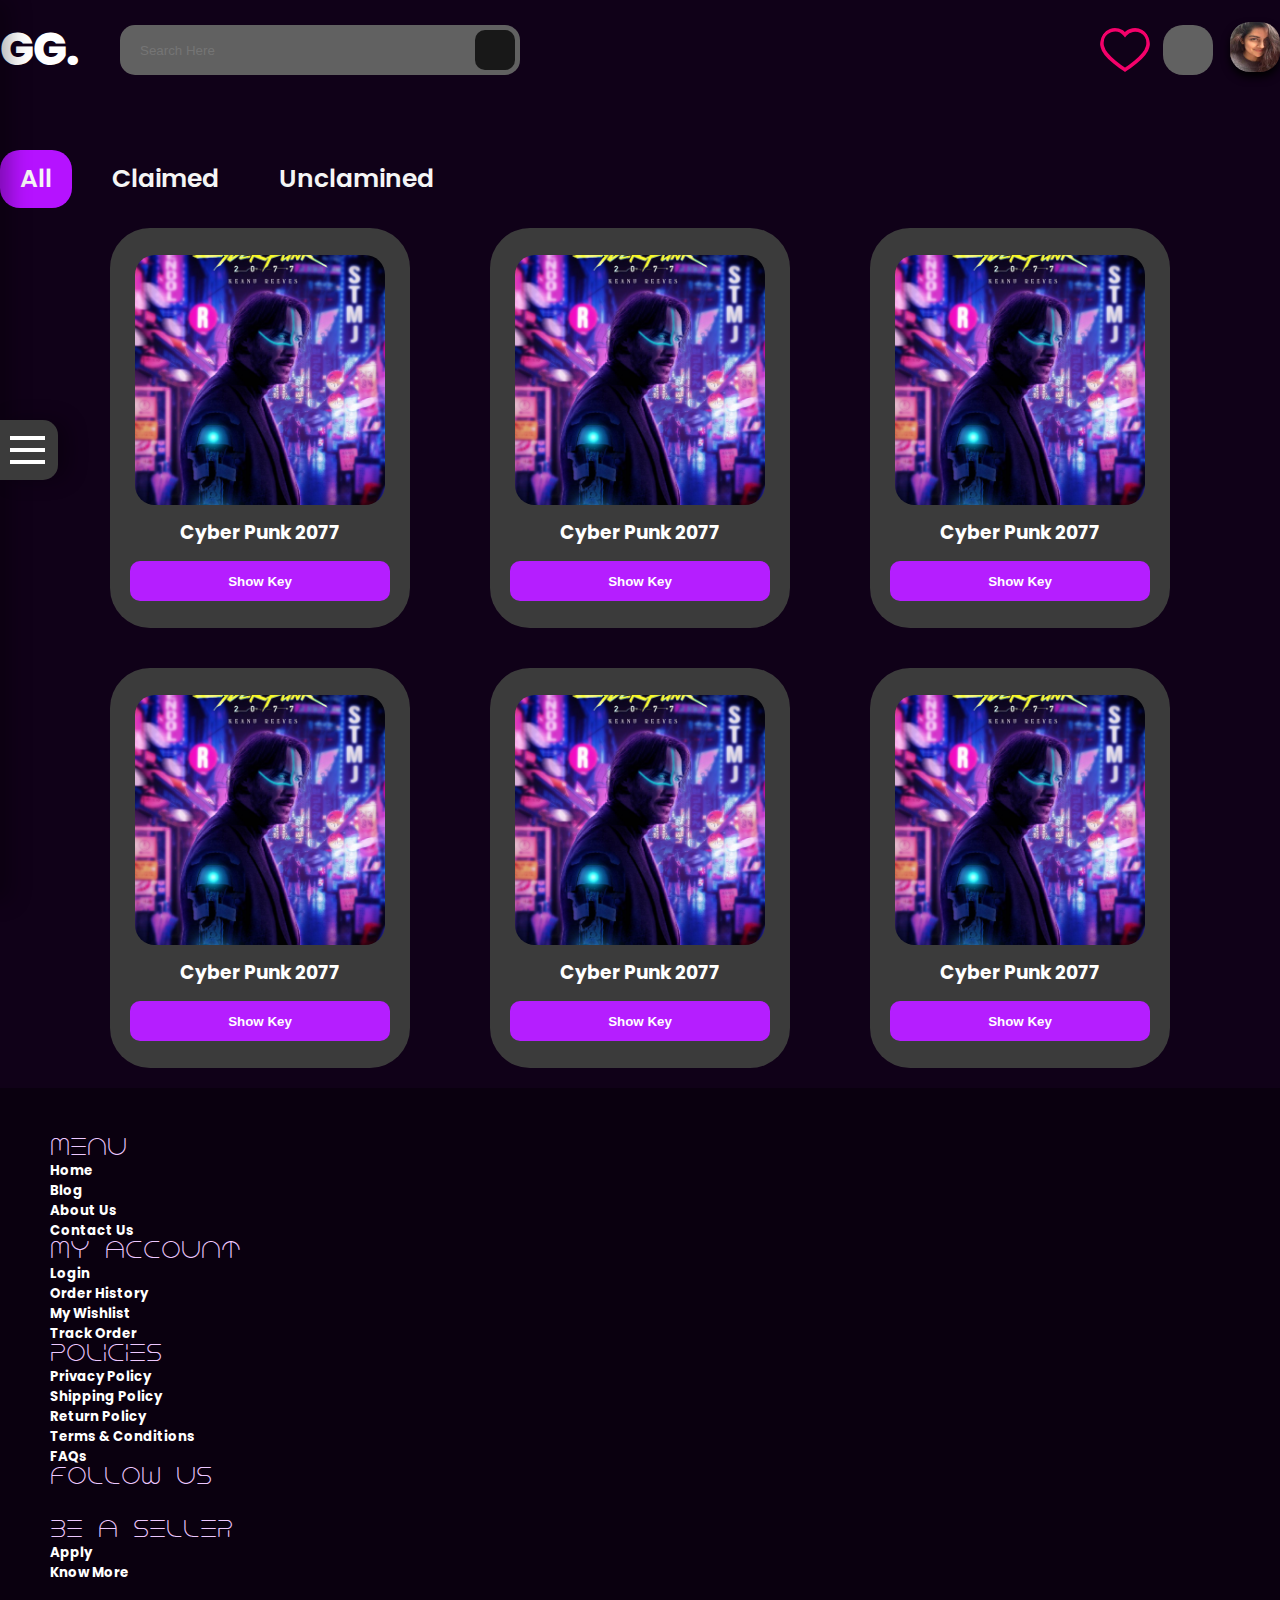
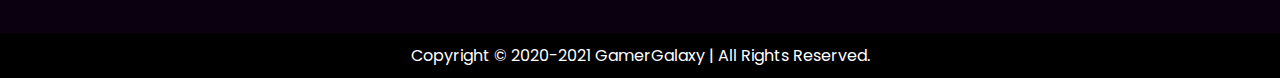
<file: user-inventory.html>
<!DOCTYPE html>
<html lang="en">
<head>
    <meta charset="UTF-8">
    <meta http-equiv="X-UA-Compatible" content="IE=edge">
    <meta name="viewport" content="width=device-width, initial-scale = 1.0, maximum-scale=1.0, user-scalable=no" />  
    <title>Product page</title>

    <link rel="stylesheet" href="https://cdn.jsdelivr.net/npm/bootstrap@4.6.0/dist/css/bootstrap.min.css" integrity="sha384-B0vP5xmATw1+K9KRQjQERJvTumQW0nPEzvF6L/Z6nronJ3oUOFUFpCjEUQouq2+l" crossorigin="anonymous">
    <link rel="stylesheet" href="public/css/style.css" type="text/css">
    <link rel="stylesheet" href="public/css/my-orders.css" type="text/css">
    <link rel="stylesheet" href="public/css/side-nav-bar.css" type="text/css">
    <link rel="stylesheet" href="public/css/product-page.css" type="text/css">
    <link rel="stylesheet" href="public/css/user-inventory.css" type="text/css">
    <link rel="stylesheet" href="public/css/footer.css" type="text/css">
    
    <link rel="stylesheet" href="https://cdnjs.cloudflare.com/ajax/libs/font-awesome/5.15.3/css/all.min.css" integrity="sha512-iBBXm8fW90+nuLcSKlbmrPcLa0OT92xO1BIsZ+ywDWZCvqsWgccV3gFoRBv0z+8dLJgyAHIhR35VZc2oM/gI1w==" crossorigin="anonymous" referrerpolicy="no-referrer" />
    <script src="https://code.jquery.com/jquery-3.5.1.slim.min.js" integrity="sha384-DfXdz2htPH0lsSSs5nCTpuj/zy4C+OGpamoFVy38MVBnE+IbbVYUew+OrCXaRkfj" crossorigin="anonymous"></script>
    <script src="https://cdn.jsdelivr.net/npm/bootstrap@4.6.0/dist/js/bootstrap.bundle.min.js" integrity="sha384-Piv4xVNRyMGpqkS2by6br4gNJ7DXjqk09RmUpJ8jgGtD7zP9yug3goQfGII0yAns" crossorigin="anonymous"></script>

</head>
<body>

<!-- HEADER-->
<header class="header">
    <ul class="navlinks">
        <li><a href="home.html">
            <i class="fas fa-home"></i><h6 class="side-navbar-label">Home</h6>
        </a></li>
        <li><a href="#">
            <i class="fas fa-shopping-cart"></i><h6 class="side-navbar-label">Cart</h6>
        </a></li>
        <li><a href="user-inventory.html">
            <i class="fas fa-gamepad"></i><h6 class="side-navbar-label">Inventory</h6>
        </a></li>
        <li><a href="profile-page.html">
            <i class="fas fa-user"></i><h6 class="side-navbar-label">Profile</h6>
        </a></li>
        <li><a href="settings-page.html">
            <i class="fas fa-sliders-h"></i><h6 class="side-navbar-label">Settings</h6>
        </a></li>     
    </ul>


    <div class="lines">
        <div class="line1"></div>
        <div class="line2"></div>
        <div class="line3"></div>
    </div>
</header>

<div class="container">
<div class="top-header">
    <div class="left-side">
        <div class="mob-hamburger">
                <div class="line1"></div>
                <div class="line2"></div>
                <div class="line3"></div>
        </div>
        <div class="logo"><a href="home.html">GG.</a></div>
        <div class="search-bar">
            <input type="text" placeholder="Search Here">
            <a href="#"><div class="search-btn"><i class="fas fa-search"></i></div></a>
        </div>
    </div>
    <div class="right-side">
        <img class="wishlist-icon" src="public\images\wishlist icon.svg" alt="">
        <a href="#"><div class="search-btn cart-btn"><i class="fas fa-shopping-cart"></i></div></a>
        <a href="profile-page.html">
            <img class="shadow"src="public\images\avatar.jpg" alt="" srcset="">
        </a>
    </div>
</div>
<div class="search-bar-mobile">
    <input type="text" placeholder="Search Here">
    <a href="#"><div class="search-btn"><i class="fas fa-search"></i></div></a>
</div>
</div>
    
<!-- CATEGORY SELECTOR ------------------------------------------------->
<div class="container production-description-menu">
    <div class="menu-nav">
        <ul>
            <li id="product-description-btn" class="menu-navigation menu-selected">All</li>
            <li id="system-requirements-btn" class="menu-navigation ">Claimed</li>
            <li id="activation-btn" class="menu-navigation ">Unclamined</li>
        </ul>
    </div>

</div>

<!-- INVENTORY CARDS ------------------------------------------------->
<div class="container inventory-card-container">
    <div class="inventory-card">
        <img src="public\images\cyberpunk.jpg" alt="">
        <h3>Cyber Punk 2077</h3>
        <button class="inventory-btn">Show Key</button>
    </div>

    <div class="inventory-card">
        <img src="public\images\cyberpunk.jpg" alt="">
        <h3>Cyber Punk 2077</h3>
        <button class="inventory-btn">Show Key</button>
    </div>

    <div class="inventory-card">
        <img src="public\images\cyberpunk.jpg" alt="">
        <h3>Cyber Punk 2077</h3>
        <button class="inventory-btn">Show Key</button>
    </div>

    <div class="inventory-card">
        <img src="public\images\cyberpunk.jpg" alt="">
        <h3>Cyber Punk 2077</h3>
        <button class="inventory-btn">Show Key</button>
    </div>

    <div class="inventory-card">
        <img src="public\images\cyberpunk.jpg" alt="">
        <h3>Cyber Punk 2077</h3>
        <button class="inventory-btn">Show Key</button>
    </div>
    <div class="inventory-card">
        <img src="public\images\cyberpunk.jpg" alt="">
        <h3>Cyber Punk 2077</h3>
        <button class="inventory-btn">Show Key</button>
    </div>

</div>

<!-- FOOTER SECTION -->
<div class="container-fluid footer-color"> 
    <div class="row footer-wrapper">

        <div class="col-md-1 footer-column">
          
        </div>
        <div class="col-sm-2 footer-column">
            <h1 class="glow">Menu</h1>
            <h5>Home</h5>
            <h5>Blog</h5>
            <h5>About Us</h5>
            <h5>Contact Us</h5>
        </div>
        <div class="col-sm-2 footer-column">
            <h1 class="glow">My Account</h1>
            <h5>Login</h5>
            <h5>Order History</h5>
            <h5>My Wishlist</h5>
            <h5>Track Order</h5>
        </div>
        <div class="col-sm-2 footer-column">
            <h1 class="glow">Policies</h1>
            <h5>Privacy Policy</h5>
            <h5>Shipping Policy</h5>
            <h5>Return Policy</h5>
            <h5>Terms & Conditions</h5>
            <h5>FAQs</h5>
        </div>
        <div class="col-sm-2 footer-column">
            <h1 class="glow">Follow Us</h1>
            <div class="socials">
                <i class="fab fa-facebook"></i>
                <i class="fab fa-instagram"></i>
                <i class="fab fa-twitter"></i>
                <i class="fab fa-linkedin"></i>
                <i class="fab fa-youtube"></i>
            </div>
        </div>
        <div class="col-sm-3 footer-column">
            <h1 class="glow">Be a Seller</h1>
            <h5>Apply</h5>
            <h5>Know More</h5>
        </div>
       
    </div>
    <div class="row footer-copyright"><center>Copyright © 2020-2021 GamerGalaxy | All Rights Reserved.</center></div>
</div>

<!-- SHOW KEY MODAL -->
<div class="order-modal-bg">
    <div class="order-modal inventory-modal">
        <h4>KEY</h2>
        <h2>xxxx-xxxx-xxxx-xxxx</h2>
        <div class="controls">
            <button id="modal-close-btn" class="solid-btn small-btn" type="button">Close</button>
        </div>
       
    </div>
</div>

<!--SCRIPT FILES-->
<script src="public/js/header.js" ></script>
<script src="public/js/inventory-modal.js" ></script>

<script src="https://code.jquery.com/jquery-3.6.0.slim.min.js" integrity="sha256-u7e5khyithlIdTpu22PHhENmPcRdFiHRjhAuHcs05RI=" crossorigin="anonymous"></script>
<script type="text/javascript">
    $(document).ready(function(){
        $('.category').click(function(){
            $(this).addClass('selected').siblings().removeClass('selected');
        });

        $('.menu-navigation').click(function(){
            $(this).addClass('menu-selected').siblings().removeClass('menu-selected');
        });
    });
</script>

</body>
</html>
</file>
<file: public/css/style2.css>
@import url('https://fonts.googleapis.com/css?family=Poppins:200,300,400,500,600,700,800,900$display=swap');
/*To install this font on your site replace 'https://imabyk2.github.io/' with your site address*/
@font-face {
    font-family: "NEON CLUB MUSIC";
        src: url("https://imabyk2.github.io/public/fonts/NEON CLUB MUSIC.otf");
    }

*{
    margin: 0;
    padding: 0; 
    box-sizing: border-box;
    transition: all 0.3s ease;
}
button{
    cursor: pointer;
}

body a{
    text-decoration: none;
}

body a:hover{
    text-decoration: none;
}


.top-header,.search-bar,.right-side,.left-side{
    display: flex;
    flex-direction: row;
    justify-content: space-between;
    align-items: center;
}

.top-header{
    height: 100px;
    transition: all 0.3s ease;
}

.left-side a{
    color: white;
    text-decoration: none;
}


.left-side .logo{
    color: white;
    font-size: 45px;
    font-weight: 800;
    margin-right: 40px;
}
.search-bar{
    height: 50px;
    width: 400px;
    background-color: #616161;
    border: 0px solid white;
    border-radius: 15px
}

.search-bar-mobile{
    display: none;
}

.search-bar input{
    height: 40px;
    border-radius: 15px;
    background-color: transparent !important;
    border: 0px;
    padding-left: 20px;
    color: white;
    outline: none !important;
}

.search-btn{
    height: 40px;
    width: 40px;
    display: flex;
    align-items: center;
    justify-content: center;
    color: white;
    background-color: rgb(24, 24, 24);
    border-radius: 10px;
    margin-right: 5px;
    font-size: 20px;
    cursor: pointer;
}

.cart-btn{
    background-color: #616161;
    border-radius: 20px;
    height: 50px;
    width: 50px;
}

.cart-btn:hover{
    transform: scale(110%);
}

.right-side{
    width: 180px;
}
.right-side img{
    border-radius: 20px;
    height: 50px;
    width: 50px;
    cursor: pointer;
}

.right-side img:hover{
    transform: scale(110%);
 }

.wishlist-icon{
    cursor: pointer;

}
.wishlist-icon:hover{
   filter: drop-shadow(0px 0px 5px #f4016a);
   transform: scale(110%);
}

.shadow{
    box-shadow: 0px 5px 8px #000000;
}

.side-navbar-label{
    display: none;
}

.right-side .heart-btn{
    font-size: 45px;
    color: rgb(184, 0, 107);
    transition: all 0.1s ease;
    cursor: pointer;
} 

.right-side .heart-btn:hover{
    color: #f4016a;
    text-shadow: 0px 0px 5px #f4016a;
}

::-webkit-scrollbar {
    width:5px;
  }
body{
    margin: 0; 
    padding: 0;
    box-sizing: border-box; 
    font-family: 'Poppins', sans-serif;
    overflow-x: hidden;
    text-decoration: none;
    background-color:#100118;
}

.container{
    min-width: 90%;
}

.banner{
    width: 100%;
    background-color: #3d3d3d;
    border-radius: 40px;
    height: 400px;
    position: relative;
    padding-left:50px;
}

.banner-bg{
    position: absolute;
    border-radius: 40px;
    width: auto;
    height: 100%;
    object-fit: cover;
    left: 0px;
    /* filter: blur(3px) brightness(80%);
    -webkit-filter: blur(5px) brightness(80%); */
}

.banner-png{
    width: 100%;
    left: 0px;
    position: absolute;
    z-index: 100;
    animation: f1 4s infinite linear;
}

.banner-heading{
    color: #fff;
    position: absolute;
    top: 50%;
}

.banner-description{
    color: #fff;
    position: absolute;
    top: 60%;
}

.banner-btn-pos{
    position: absolute;
    top: 70%;
}
.solid-btn{
    height: 50px;
    width: 150px;
    background-color: rgba(181,30,255,1);
    color: #fff;
    border: 0px;
    font-size: 20px;
    border-radius: 10px;
    margin: 10px 20px 10px 0;
    outline: none;
    filter: drop-shadow(0px 10px 20px #00000059);
}

.solid-btn:hover{
    animation: btn-glow 1s ease-in-out infinite alternate;
}

.btn-glow:hover{
    animation: btn-glow 1s ease-in-out infinite alternate;
}
@-webkit-keyframes btn-glow {

    from {
      box-shadow: 0 0 3px #edc8ff, 0 0 5px #edc8ff, 0 0 7px #b512ff, 0 0 9px #b512ff, 0 0 11px #b512ff, 0 0 40px #b512ff, 0 0 50px #b512ff;
    }
    
    to {
      box-shadow: 0 0 3px #edc8ff, 0 0 5px #d16dff, 0 0 7px #d16dff, 0 0 9px #d16dff, 0 0 11px #d16dff, 0 0 40px #d16dff, 0 0 50px #d16dff;
    }
    
  }
.console-store{
    width: 100%;
    height: 100px;
    object-fit: cover;
    border-radius: 30px;
    margin-top: 50px;
    cursor: pointer;
}

.console-store:hover{
    transform: translateY(-5px);
}

.console-text{
    color: #fff;
    padding-left: 30px;
    padding-top: 10px;
}

.categories-wrapper{
    display: flex;
    justify-content: start;
    align-items: center;
    overflow-y: hidden;
    overflow-x: auto;
    flex-direction: row;
    height: 200px;
}
.categories-tab{
    display: flex;
    align-items: center;
    justify-content: center;
    margin-right: 130px; 
    cursor: pointer;height: 160px;
}

.categories-tab:hover{
    transform: translateY(-5px);
}

.categories-tab img{
    background-color: #3d3d3d;
    width: 275px;
    height : 150px;
    border-radius: 30px; 
}

.categories-tab h5{
    color: #fff;
    margin-left: -185px;
}

.categories-heading{
    color: #fff;
    padding-top: 20px;    
}

.featured-product{
    min-height: 300px;
    margin-top: 50px;
    color: #fff;
    font-family: 'poppins';
}

.featured-product h1{
    display: flex;
    justify-content: center;
    align-content: center;
}



.small-container div span{
    background-color: #ffbb00;
    color: #000000;
    text-transform: uppercase;
    font-size: 15px;
    padding:5px;
    margin: 10px;
    text-align: justify;
    
}

.featured-product img{
    
    width: 100%;
    border-radius: 50px;
    object-fit: cover;
}

.solid-product-btn{
    height: 50px;
    width: 150px;
    background-color: rgba(181,30,255,1);
    color: #fff;
    border: 0px;
    font-size: 20px;
    border-radius: 10px;
    margin: 10px 20px 10px 0;
    transition: .2s;
}

.solid-product-btn:hover{
    filter: drop-shadow(0px 10px 5px #00000059);
    transform: scale(105%);
}

button:hover{
        filter: drop-shadow(0px 10px 5px #00000059);
        transform: scale(105%);
    
}

.outline-product-btn{
    height: 50px;
    width: 150px;
    background-color: transparent ;
    border: 3px solid rgba(181,30,255,1);
    color: rgba(181,30,255,1);
    font-size: 20px;
    border-radius: 10px;
    margin: 10px 20px 10px 0;
}

.outline-product-btn:hover{
    background-color: #b512ff;
    color: white;
    filter: drop-shadow(0px 10px 5px #00000059);
    transform: scale(105%);
}

.btn-wrapper{
    display: flex;
    align-items: flex-start;
    justify-content: flex-start;
    flex-direction: row;
}

.cards-heading{
    color: #fff;
    font-weight: 700;
    font-size: 30px;
    margin-top:100px;
}

.product-card{
    width: 300px;
    min-height: 400px;
    background-color: #3d3d3d;
    display: flex;
    flex-direction: column;
    margin-top: 20px;
    border-radius: 40px;
    font-family: 'poppins';
    align-items: flex-start; 
    margin-right: 40px;
}

.product-card:hover{
    transform: translateY(-10px);
}

.product-card img{
    width: 100%;
    object-fit: cover;
    border-radius: 40px 40px 0px 0px;

}

.product-cards::before{
    content: 'SALE';
    height: 70px;
    width: 70px;
    color: black;
    font-size: 20px;
    font-weight: 600;
    display: flex;
    justify-content: center;
    align-items: center;
    background-color:#ffbb00;
    text-align: center;
    text-transform: uppercase;
    border-radius: 50%;
    margin-top: 0px;
}

.product-card .product-title{
    color: #fff;
    display: flex;
    flex-direction: row;
    justify-content: space-between;
    align-items: center;
    width: 100%;
    padding: 0px 15px;
    padding-top: 10px;
}

.product-card .product-title h4{
    font-weight: 600;
}

.product-card .product-title i{
    font-size: 30px;
    color: rgb(184, 0, 107);
}

.product-card .ratings {
    padding: 0px 15px;
    color: #fff;
    display: flex;
    justify-content: center;
    align-items: center;
} 

.product-card .price{
    color: white;
    font-family: 'poppins';
    font-weight: 600;
    font-size: 40px;
    padding: 10px 15px;
    display: flex;
    justify-content: center;
    align-items: baseline;
}

.product-card .price span{
    color: whitesmoke;
    font-size: 20px;
    text-decoration: line-through;
    padding-left: 10px;
}

.card-btn{
    width: 120px !important;
    height: 45px;
    font-size: 1em;
    border-radius: 10px;
    font-weight: 700;
    padding: 5px; 
}

.card-btn-wrapper{
    width: 100%;
    display: flex;
    flex-direction: row;
    justify-content: space-between;
    padding: 0px 20px;
    margin-top: -20px;
    align-items: center;   

}

.product-card-wrapper{
    display: flex;
    flex-direction: row;
    overflow-y: hidden;
    overflow-x: auto ;
}


.store-wrapper{
    display: flex;
    justify-content: space-between;
    align-items: center;
    flex-direction: row;
    width: 100%;

}

.store-wrapper .big-box{
    display: flex;
    flex-direction: row;
    justify-content: space-between;
    width: 100%;
}
.shop-tab{
    display: flex;
    align-items: center;
    justify-content: space-evenly;
    margin: 25px 25px 0 0; 
    cursor: pointer;
    text-shadow: 0px 0px 20px #000000;
}

.shop-tab:hover{
    filter: drop-shadow(0px 0px 10px #b512ff);
}

.shop-tab img{
    background-color: #3d3d3d;
    width: 275px;
    height : 125px;
    border-radius: 30px;
    object-fit: cover;
}
.shop-tab img:hover{
    filter: brightness(50%);
}
.shop-tab h5{
    color: #fff;
    font-size: 20px;
    font-weight: 600;
    position: absolute;
}

.ad-wrapper{
    height: 400px;
    margin-top: 50px;
}

.big-ad{
  height:400px;
  width:100%;
  border-radius:40px;
  margin-bottom: 20px;
  cursor: pointer;
  filter: drop-shadow(0px 0px 30px #000);
}

.small-ad{
    height: 190px;
    margin-bottom: 20px;
    width: 100%;
    border-radius: 40px;
    cursor: pointer;
}


.price-store{
    display: flex;
    flex-direction: row;
    justify-content: space-between;
    align-items: center;
    overflow-x: auto;
    overflow-y: hidden;
    padding-top: 10px;
}

.price-store img{
    height: 200px;
    object-fit: cover;
    border-radius: 40px;
    cursor: pointer;
}

.price-store img:hover{
    transform: translateY(-5px);
}

.review-card-wrapper{
    overflow-x: auto;
    overflow-y: hidden;
    display: flex;
    flex-direction: row;
}

.review-card{
    height:200px;
    min-width:500px;
    background:#3d3d3d;
    display: flex;
    justify-content: space-evenly;
    align-items: center;
    flex-direction: row;
    padding: 20px;
    margin-right: 50px;
    border-radius: 40px;
}

.review-card img{
    height: 150px;
    width: 150px;
    object-fit: cover;
    border-radius: 30px; 
}

.review-content{
    color:white;
}



.review-content .date{
    color: rgb(168, 168, 168);
    font-size: 12px;
}

.subscribe-section{
    height: 100vh;
    position: relative;
    display: flex;
    align-items: center;
    justify-content: center;
    margin-top: 50px;
}

.subscribe-section img{
    height: 100%;
    width: 100%;
    object-fit: cover;
    position: absolute;
    z-index: -10;
    filter: blur(5px) brightness(20%);
    -webkit-filter: blur(5px) brightness(20%);
}

.subscribe-section form{
    display: flex;
    flex-direction: column;
    justify-content: center;
    align-items: center;
    width: 100%;
}

.subscribe-section .content{
    display: flex;
    flex-direction: row;
    justify-content: space-between;
    align-items: baseline;
}

.subscribe_txt{
    border: 3px solid white;
    border-radius: 15px;
    background-color: #000000;
    width: 100%;
    height: 50px;
    color: white;
    padding: 20px;
}

.subscribe-section h1{
    color: #fff;
    font-weight: 700;
}

.sub-sec-btn{
    margin-left: 20px;
}

.subscribe-section .chk-box{
    height: 30px;
    width: 30px;
    border-radius: 20px;
    border:3px solid #fff;
    background-color: transparent !important;
    margin :20px;  
}

.subscribe-section h6, .subscribe-section p{
    color: #fff;
}

@media only screen and (max-width: 768px){
       

        .solid-product-btn{
            height: 50px;
            width: 120px;  
            outline: none;
    
        }
        
        .outline-product-btn{
            height: 50px;
            width: 150px;
            background-color: transparent !important;
            border: 3px solid rgba(181,30,255,1);
            color: rgba(181,30,255,1);
            font-size: 20px;
            border-radius: 10px;
            margin: 10px 20px 10px 0;
        }
        .card-btn{
            width: 110px !important;
            height: 40px;
            font-size: 15px;
            border-radius: 10px;
            font-weight: 700;
            padding: 3px;
        }
    
        .card-btn-solid{
            width: 100px !important;
            height: 40px;
            font-size: 15px;
            border-radius: 10px;
            font-weight: 500;
            padding: 3px;
        }

        .price-store img{
            margin-right: 30px;
        }
    
    
}
@media only screen and (max-width: 420px){

    .container{
        width: 95%;
    }
    .console-store{
        width: 80px;
        height:80px;
        object-fit: cover;
        border-radius: 20px;
        margin-top: 30px;
        margin-right: auto;
    }
    
    .console-text{
        color: #fff;
        padding-left: 5px;
        padding-top: 10px;
        font-size: 17px;
        text-align: center;
    }
    /*-------------------------*/
    .featured-product h1{
        font-size: 25px;
        margin-top: 10px;
    }
    .cards-heading{
        color: #fff;
        font-weight: 700;
        font-size: 30px;
        margin-top:30px;
    }

    /*-------------------------------*/
    .store-wrapper{
        display: flex;
        width: 100%;
        justify-content: start;
        align-items: center;
        flex-direction: row;
        flex-wrap: wrap;
    }
    .store-wrapper .big-box{
        display: flex;
        flex-direction: row;
        width: 100%;
        align-items: center;
        justify-content: space-between;
    }
    .shop-tab{
        display: flex;
        align-items: center;
        justify-content: space-evenly;
        margin: 25px 5px 0 0; 
    }
    
    .shop-tab img{
        background-color: #3d3d3d;
        width: 170px;
        height :75px;
        border-radius: 15px;
        object-fit: cover;
    }
    
    .shop-tab h5{
        color: #fff;
        font-size:18px;
        font-weight: 600;
        position: absolute;
    }
    /*-----------------------------*/
    .ad-wrapper{
        height: 775px;
        margin-top: 25px;
    }

    .big-ad{
        height:300px;
        width:100%;
        border-radius:40px;
        margin-bottom: 20px;
      }
    /*------------------*/
    
    .price-store img{
        height: 150px;
        object-fit: cover;
        border-radius: 40px;
        margin-right: 25px;
    }

        
    .review-card{
        height: 450px;
        min-width:250px;
        background:#3d3d3d;
        display: flex;
        justify-content: space-between;
        align-items: center;
        flex-direction: column;
        padding: 20px;
        margin-right: 25px;
        border-radius: 70px;
    
    }

    .review-card img{
        height: 200px;
        width: 200px;
        object-fit: cover;
        border-radius: 50px; 
    }

    .review-content{
        color:white;
        display: flex;
        flex-direction: column;
        justify-content: center;
        align-items: center;
        height: 100%;
        margin-top:20px;
    }
    .review-content h4{
        font-size: 20px;
        font-weight: 600;  
    }
  
    .review-content p{
        font-size: 17px;
        text-align: center;
    }
        
    .review-content .date{
        color: rgb(168, 168, 168);
        font-size: 15px;
    }

  
    /*----------------------------*/
    .subscribe-section{
        height: 100vh;
        position: relative;
        display: flex;
        align-items: center;
        justify-content: center;
        margin-top: 50px;
    }

    .subscribe-section img{
        height: 100%;
        width: 100%;
        object-fit: cover;position: absolute;
        z-index: -10;
        filter: blur(5px) brightness(20%);
        -webkit-filter: blur(5px) brightness(20%);
    }

    .subscribe-section form{
        display: flex;
        flex-direction: column;
        justify-content: center;
        align-items: center;
        width: 100%;
    }

    .subscribe-section .content{
        display: flex;
        flex-direction: row;
        justify-content: space-between;
        align-items: center;
    }

    .subscribe_txt{
        border: 3px solid white;
        border-radius: 15px;
        background-color: #000000;
        width: 90%;
        height: 50px;
        color: white;
        padding: 20px;
    }

    .subscribe-section h1{
        color: #fff;
        font-size: 30px;
        font-weight: 700;
    }

    .sub-sec-btn{
        margin-left: 20px;
    }

    .subscribe-section .chk-box{
        height: 30px;
        width: 30px;
        border-radius: 20px;
        border:3px solid #fff;
        background-color: transparent !important;
        margin :20px;
    
    }
    .subscribe-section h6, .subscribe-section p{
        color: #fff;
        margin-top: 10px;
        text-align: left;
    }
    /*-----------------------------------------*/
    .banner{
        width: 100%;
        height: 200px;
        margin-top: 25px;
        background-color: #3d3d3d;
        border-radius: 30px;
        position: relative;
    }

    .banner-bg{
        position: absolute;
        border-radius: 30px;
        height: 100%;
        width: 100%;
        object-fit: cover;
        left: 0px;
        /* filter: blur(3px) brightness(80%);
        -webkit-filter: blur(5px) brightness(80%); */

    }

    .banner-png{
        height: 100%;
        z-index: 100;
        object-fit: cover;
    }

    .banner-heading{
        color: #fff;
        position: absolute;
        top: 40%;
        z-index: 101;
        font-size: 25px;
    }

    .banner-description{
        display: none;
    }
    .banner-btn-pos{
        top: 65%;
        z-index: 101;
        height: 40px;
        width: 100px;
        font-size: 20px;

    }
    /* HEADER -------------*/

    .top-header{
        height: 90px ;
        width: 100%;

    }
    .left-side .logo{
        color: white;
        font-size: 40px;
        font-weight: 800;
        margin-right: 40px;
    }
   
    
    .search-bar{
        display: none;
    }

    .search-bar-mobile{
        display: flex;
        flex-direction: row;
        justify-content: space-between;
        align-items: center;
        height: 50px;
        width: 100%;
        background-color: #616161;
        border: 0px solid white;
        border-radius: 15px
    }

    .search-bar-mobile input{
        height: 40px;
        width: 100%;
        border-radius: 15px;
        background-color: transparent !important;
        border: 0px;
        padding-left: 20px;
        color: white;
        outline: none !important;
        
    }

    .search-btn{
        height: 40px;
        width: 40px;
        display: flex;
        align-items: center;
        justify-content: center;
        color: white;
        background-color: rgb(24, 24, 24);
        border-radius: 10px;
        margin-right: 5px;
        font-size: 20px;
    }

    .cart-btn{
        background-color: #616161;
        border-radius: 20px;
        height: 50px;
        width: 50px;
    }

    

    .right-side{
        width: 180px;
    }
    .right-side img{
        border-radius: 20px;
        height: 50px;
        width: 50px;
    }


    .categories-tab{
        margin-right: 110px; 
    }

    .product-card{
        margin-right: 20px;
    }
}

@media only screen and (max-width: 375px){
    
    .cart-btn{
        background-color: #616161;
        border-radius: 15px;
        height: 40px;
        width: 40px;
    }

    .right-side{
        width: 150px;
    }
    .right-side img{
        border-radius: 15px;
        height: 40px;
        width: 40px;
    }

    .cart-btn{
        background-color: #616161;
        border-radius: 15px;
        height: 40px;
        width: 40px;
    }

    .right-side .heart-btn{
        font-size: 40px;
        color: rgb(184, 0, 107);

    } 

    .banner{
        padding-left:25px;
    }

    .categories-tab{
        margin-right: 110px; 
    }

    .console-store{
        width: 70px;
        height:70px;
        object-fit: cover;
        border-radius: 20px;
        margin-top: 30px;
        margin-right: auto;
    }
    
    .console-text{
        color: #fff;
        padding-left: 3px;
        padding-top: 10px;
        font-size: 17px;
        text-align: center;
    }

    

    .solid-product-btn{
        height: 50px;
        width: 120px;  
        outline: none;

    }
    
    .outline-product-btn{
        height: 50px;
        width: 150px;
        background-color: transparent !important;
        border: 3px solid rgba(181,30,255,1);
        color: rgba(181,30,255,1);
        font-size: 20px;
        border-radius: 10px;
        margin: 10px 20px 10px 0;
    }

    .cards-heading{
        color: #fff;
        font-weight: 700;
        font-size: 30px;
        margin-top:30px;
    }

    .product-card{
        width: 300px;
        height: 400px;
        background-color: #3d3d3d;
        display: flex;
        flex-direction: column;
        margin-top: 20px;
        border-radius: 40px;
        font-family: 'poppins';
        align-items: flex-start; 
        margin-right: 20px;
    }
    .card-btn{
        width: 120px !important;
        height: 45px;
        font-size: 1em;
        border-radius: 10px;
        font-weight: 700;
        padding: 3px 5px;
    }
    

    /*-------------------------------*/

    .shop-tab{
        margin: 15px 5px 0 0; 
    }
    
    .shop-tab img{
        width: 150px;
        height :75px;  
    }
    /*-----------------------------*/ 
        
    


 
    /*----------------------------*/
    .subscribe-section{
        height: 100vh;
        position: relative;
        display: flex;
        align-items: center;
        justify-content: center;
        margin-top: 50px;
    }

    .subscribe-section img{
        height: 100%;
        width: 100%;
        object-fit: cover;position: absolute;
        z-index: -10;
        filter: blur(5px) brightness(20%);
        -webkit-filter: blur(5px) brightness(20%);
    }

    .subscribe-section form{
        display: flex;
        flex-direction: column;
        justify-content: center;
        align-items: center;
        width: 100%;
    }

    .subscribe-section .content{
        display: flex;
        flex-direction: row;
        justify-content: space-between;
        align-items: center;
    }

    .subscribe_txt{
        border: 3px solid white;
        border-radius: 15px;
        background-color: #000000;
        width: 90%;
        height: 50px;
        color: white;
        padding: 20px;
    }

    .subscribe-section h1{
        color: #fff;
        font-size: 30px;
        font-weight: 700;
    }

    .sub-sec-btn{
        margin-left: 20px;
    }

    .subscribe-section .chk-box{
        height: 30px;
        width: 30px;
        border-radius: 20px;
        border:3px solid #fff;
        background-color: transparent !important;
        margin :20px;
    
    }
    .subscribe-section h6, .subscribe-section p{
        color: #fff;
        margin-top: 10px;
        text-align: left;
    }
 

}

@media only screen and (max-width: 360px){

    .container{
        width: 95%;
    }
    .console-store{
        width: 80px;
        height:80px;
        object-fit: cover;
        border-radius: 20px;
        margin-top: 30px;
        margin-right: auto;
    }
    
    .console-text{
        color: #fff;
        padding-left: 5px;
        padding-top: 10px;
        font-size: 17px;
        text-align: center;
    }
    /*-------------------------*/
    
    .solid-product-btn{
        height: 50px;
        width: 110px;  
        outline: none;

    }
    
    .outline-product-btn{
        height: 50px;
        width: 140px;
        background-color: transparent !important;
        border: 3px solid rgba(181,30,255,1);
        color: rgba(181,30,255,1);
        font-size: 20px;
        border-radius: 10px;
        margin: 10px 20px 10px 0;
    }

    .cart-btn{
        background-color: #616161;
        border-radius: 20px;
        height: 50px;
        width: 50px;
    }

    
    .product-card{
        width: 275px;
        height: 375px;
    }

    .card-btn{
        width: 110px;
        height: 40px;
        font-size: 15px;
        border-radius: 10px;
        font-weight: 700;
        padding: 3px;
    }

    .card-btn-solid{
        width: 100px !important;
        height: 40px;
        font-size: 15px;
        border-radius: 10px;
        font-weight: 500;
        padding: 3px;
    }

    .card-btn-outline{
        width: 40px !important;
        height: 40px;
        font-size: 15px;
        border-radius: 10px;
        font-weight: 700;
        padding: 3px;
    }


    .product-card-wrapper{
        display: flex;
        flex-direction: row;
        overflow-y: hidden;
        overflow-x: auto ;
    }

    .sub-sec-btn{
        margin-left: 20px;
        font-size: 15px;
    }

    .console-store{
        width: 70px;
        height:70px;
        object-fit: cover;
        border-radius: 20px;
        margin-top: 30px;
        margin-right: 10px ;
    }
    
    .row-console{
        width: 103%;
    }
    .console-text{
        color: #fff;
        padding-left: 5px;
        padding-top: 10px;
        font-size: 15px;
        text-align: center;
    }
    .cart-btn{
        background-color: #616161;
        border-radius: 15px;
        height: 40px;
        width: 40px;
    }
}

@keyframes f1{
    30%{
      transform: translateY(10px) rotate(1deg);
    }
    70%{
      transform: translateY(10px) rotate(-1deg);
    }
  }

@keyframes pingPong{
    30%{
      transform: scale(105%,105%);
    }
    70%{
      transform: scale(105%,110%);
    }
}
</file>
<file: public/css/new-console.css>
.row-console{
    margin-top: 50px;
}

.new-console-store {
    display: flex;
    justify-content: center;
    align-items: center;
    height: 120px;
    width: 100%;
    border: 3px solid rgb(110, 110, 110);
    border-radius: 30px;  
    cursor: pointer;
}

.new-console-store .logo {
    height: 75%;
    fill: rgb(110, 110, 110);
}

.new-console-store:hover{
    transform: scale(105%);
    filter: drop-shadow(0px 10px 5px #00000059);
}


.xbox:hover {
    background-color: green;
    border-color: green; 
}

.playstation:hover{
    background-color: #004098;
    border-color: #004098; 
}

.nintendo:hover{
    background-color: #ed1c24;
    border-color: #ed1c24; 
}

.pc:hover{
    background-color: #8fb10a;
    border-color: #8fb10a; 
}


.best-price{
    z-index: 20100;
    width: 100%;
    left: 0px;
    position: absolute;
}
.front{
    z-index: 20000;
    animation: f1 4s infinite linear;
}

.left{
    animation: f1 5s infinite linear;
}

.right{
    animation: f1 7s infinite linear;
}









@media only screen and (max-width: 420px){

    .new-console-store{
        width: 70px;
        height:70px;
        border-radius: 20px;
        border: 0px;
    }

    .new-console-store .logo {
        height: 80%;
    }
    .xbox {
        background-color: green;
        border-color: green; 
    }
    
    .playstation{
        background-color: #004098;
        border-color: #004098; 
    }
    
    .nintendo{
        background-color: #ed1c24;
        border-color: #ed1c24; 
        

    }
    .nintendo > .logo{
        height: 50%;
    }
    
    .pc{
        background-color: #8fb10a;
        border-color: #8fb10a; 
    }

    .console-text{
        color: #fff;
        padding-left: 5px;
        padding-top: 10px;
        font-size: 13px;
        text-align: center;
    }
}
</file>
<file: public/css/side-nav-bar.css>
/* N A V B A R */

.header{
    display: flex;
    flex-direction: row;
    justify-content: center;
    align-items: center;
    top:0px; 
    position: fixed !important;
    height: 100vh;
    width: 125px;
    z-index: 9999;
    background-color: rgb(59, 59, 59);
    box-shadow: 10px 0px 20px rgba(0, 0, 0, 0.3);
    transform: translateX(-125px);
    transition: transform 0.3s ease;
}

.mob-hamburger{
    display: none;
}

.body-shift{
    transform: translateX(0px);
    transition: transform 0.3s ease;
}
.body-shift-active{
    transform: translateX(75px);
}
.header-active{
    transform: translateX(0px);
    top:0px !important;
    position: fixed !important;
}

header ul{
    color: white;
    display: flex;
    flex-direction: column;
    list-style-type:none;
    height: 50%;
    padding: 25px;
    align-items: center;
    justify-content: space-between;
    
}

header ul li{
    text-decoration: none;
    background-color: transparent !important;

}

.side-navbar-label{
    display: none;
}

header ul li i{
    font-size: 20px;
    color: white;
    transition: all 0.3s ease;
}

header i:hover{
    filter: drop-shadow(0px 0px 10px #b512ff);
    transform: scale(120%);
}


.lines{
    background-color: rgb(59, 59, 59);
    box-shadow: 10px 0px 20px rgba(0, 0, 0, 0.3);
    position: absolute;
    display: flex;
    flex-direction: column;
    align-items: center;
    height: 60px;
    width: 60px;
    cursor: pointer;
    pointer-events: all;
    justify-content: center;
    margin-right: -180px;
    border-radius: 0px 15px 15px 0px;
}


.lines div{
    width: 35px;
    height: 4px;
    background: white;
    margin: 4px;
    transition: all 0.3s ease;
}

.change .line1{
    transform: rotate(-45deg) translate(-11px,6px);
    background: #b512ff;
}

.change .line2{
    opacity: 0;
}

.change .line3{
    transform: rotate(45deg) translate(-11px,-6px);
    background: #b512ff;
}


/*--------------------mobile devices-----------------*/
@media only screen and (max-width: 420px){
    .header{
        display: flex;
        flex-direction: row;
        justify-content: center;
        align-items: center;
        top:0px; 
        position: fixed !important;
        height: 100vh;
        width: 100%;
        z-index: 999;
        background-color: rgb(59, 59, 59);
        box-shadow: 10px 0px 20px rgba(0, 0, 0, 0.3);
        transform: translateX(-100%);
        transition: transform 0.3s ease;
    }
    .header-active{
        transform: translateX(0);
        top:0px !important;
        position: fixed !important;
    }

    .lines{
        display: none;
    }

    .mob-hamburger{
        display: flex !important;
        flex-direction: column;
        align-items: flex-start;
        justify-content: center;
        height: 60px;
        width: 60px;
        cursor: pointer;
        pointer-events: all;  
        z-index: 1000;
    }

    .mob-hamburger div{
        width: 35px;
        height: 4px;
        background: white;
        margin: 4px;
        transition: all 0.3s ease;
    }
    .position-fixed{
        position: fixed;
    }
    .change2 .line1{
        transform: rotate(-45deg) translate(-11px,6px);
        background: white;
    }
    
    .change2 .line2{
        opacity: 0;
    }
    
    .change2 .line3{
        transform: rotate(45deg) translate(-11px,-6px);
        background: white;
    }

    header ul li a{
        display: flex;
        flex-direction: row;
        justify-content: center;
        align-items: center;
        width:100px;
        color: white;
        padding: 10px;
    }

    header ul li a i{
        display: none !important;
        font-size: 20px;
        margin-right: 20px;
    }
    header ul li a h6{
        font-size: 25px;
    }
    
    .side-navbar-label{
        display: block;
    }
    
    

}




/* E N D */
</file>
<file: public/css/footer.css>
/* FOOTER */
.footer-wrapper{
    padding: 50px 50px 50px 50px;
    width: 100%;
    margin-bottom: 0px;
}

.footer-color{
    background-color: #0a000f;
}

.footer-column{
    color: white;
}

.socials i{
    font-size: 20px;
    margin-right: 5px;
}

.footer-column .glow{
    color:#edc8ff;
    font-family: 'NEON CLUB MUSIC', 'Poppins';
    font-size: 23px;
    font-weight: 300;
    animation: glow .5s ease-in-out infinite alternate;
}

.footer-copyright{
    background-color: #000;
    display: flex;
    justify-content: center;
    align-items: center;
    padding: 10px;
    color: white;
} 

@-webkit-keyframes glow {
    from {
      text-shadow: 0 0 3px #edc8ff, 0 0 5px #edc8ff, 0 0 7px #b512ff, 0 0 9px #b512ff, 0 0 11px #b512ff, 0 0 40px #b512ff, 0 0 50px #b512ff;
    }
    
    to {
      text-shadow: 0 0 3px #edc8ff, 0 0 5px #d16dff, 0 0 7px #d16dff, 0 0 9px #d16dff, 0 0 11px #d16dff, 0 0 40px #d16dff, 0 0 50px #d16dff;
    }
  }
@media only screen and (max-width: 768px){


    .footer-wrapper{
        width: 100%;

    }
    .footer-column{
        width: 100%;
    }
    .footer-column h1{
        font-size: 15px !important;
    }

    .footer-column h5{
        font-size: 15px !important;
    }
}
@media only screen and (max-width: 420px){
    .footer-column{
        width: 100%;
        display: flex;
        flex-direction: column;
        justify-content: center;
        align-items: center;
        margin-bottom: 25px;
    }

    .footer-color{
        background-color: #0a000f;
        width: 100%;
        display: flex;
        flex-direction: column;
        align-items: center;

    }

    .footer-column h1{
        font-size: 20px !important;
    }

    .footer-column h5{
        font-size: 20px !important;
    }
}
</file>
<file: public/css/style.css>
@import url('https://fonts.googleapis.com/css?family=Poppins:200,300,400,500,600,700,800,900$display=swap');


/*To install this font on your site replace 'https://imabyk2.github.io/' with your site address*/
@font-face {
font-family: "NEON CLUB MUSIC";
    src: url("https://imabyk2.github.io/public/fonts/NEON CLUB MUSIC.otf");
}

*{
    margin: 0;
    padding: 0; 
    box-sizing: border-box;
    transition: all 0.3s ease;
}
body a{
    text-decoration: none;
}
body a:hover{
    text-decoration: none;
}


.top-header,.search-bar,.right-side,.left-side{
    display: flex;
    flex-direction: row;
    justify-content: space-between;
    align-items: center;
}

.top-header{
    height: 100px;
    transition: all 0.3s ease;
}

.left-side a{
    color: white;
    text-decoration: none;
}


.left-side .logo{
    color: white;
    font-size: 45px;
    font-weight: 800;
    margin-right: 40px;
}
.search-bar{
    height: 50px;
    width: 400px;
    background-color: #616161;
    border: 0px solid white;
    border-radius: 15px

}

.search-bar-mobile{
    display: none;
}

.search-bar input{
    height: 40px;
    border-radius: 15px;
    background-color: transparent !important;
    border: 0px;
    padding-left: 20px;
    color: white;
    outline: none !important;
}

.search-btn{
    height: 40px;
    width: 40px;
    display: flex;
    align-items: center;
    justify-content: center;
    color: white;
    background-color: rgb(24, 24, 24);
    border-radius: 10px;
    margin-right: 5px;
    font-size: 20px;
    cursor: pointer;
}

.cart-btn{
    background-color: #616161;
    border-radius: 20px;
    height: 50px;
    width: 50px;
}

.cart-btn:hover{
    
    transform: scale(110%);
 }

.right-side{
    width: 180px;
}
.right-side img{
    border-radius: 20px;
    height: 50px;
    width: 50px;
    cursor: pointer;
}

.right-side img:hover{
    
    transform: scale(110%);
 }

.wishlist-icon{
    cursor: pointer;

}
.wishlist-icon:hover{
   filter: drop-shadow(0px 0px 5px #f4016a);
   transform: scale(110%);
}

.shadow{
    box-shadow: 0px 5px 8px #000000;
}

.side-navbar-label{
    display: none;
}

.right-side .heart-btn{
    font-size: 45px;
    color: rgb(184, 0, 107);
    transition: all 0.1s ease;
    cursor: pointer;

} 
.right-side .heart-btn:hover{
    color: #f4016a;
    text-shadow: 0px 0px 5px #f4016a;
}
::-webkit-scrollbar {
    width:5px;
  }
body{
    margin: 0; 
    padding: 0;
    box-sizing: border-box; 
    font-family: 'Poppins', sans-serif;
    overflow-x: hidden;
    text-decoration: none;
    background-color:#100118;
}

.container{
    min-width: 90%;
}

.banner{
    width: 100%;
    background-color: #3d3d3d;
    border-radius: 40px;
    height: 400px;
    position: relative;
    padding-left:50px;
}

.banner-bg{
    position: absolute;
    border-radius: 40px;
    width: 100%;
    height: 100%;
    object-fit: cover;
    left: 0px;
    filter: blur(3px) brightness(80%);
    -webkit-filter: blur(5px) brightness(80%);

}

.banner-png{
    max-height: 400px;
    margin-right: 20px;
    position: absolute;
    right: 0px;
    z-index: 100;
}

.banner-heading{
    color: #fff;
    position: absolute;
    top: 50%;
}

.banner-description{
    color: #fff;
    position: absolute;
    top: 60%;
}
.banner-btn-pos{
    position: absolute;
    top: 70%;
}
.solid-btn{
    height: 50px;
    width: 150px;
    background-color: rgba(181,30,255,1);
    color: #fff;
    border: 0px;
    font-size: 20px;
    border-radius: 10px;
    margin: 10px 20px 10px 0;
    outline: none;
    filter: drop-shadow(0px 10px 20px #00000059);
}

.solid-btn:hover{
    animation: btn-glow 1s ease-in-out infinite alternate;
}

.btn-glow:hover{
    animation: btn-glow 1s ease-in-out infinite alternate;
}
@-webkit-keyframes btn-glow {
    from {
      box-shadow: 0 0 3px #edc8ff, 0 0 5px #edc8ff, 0 0 7px #b512ff, 0 0 9px #b512ff, 0 0 11px #b512ff, 0 0 40px #b512ff, 0 0 50px #b512ff;
    }
    
    to {
      box-shadow: 0 0 3px #edc8ff, 0 0 5px #d16dff, 0 0 7px #d16dff, 0 0 9px #d16dff, 0 0 11px #d16dff, 0 0 40px #d16dff, 0 0 50px #d16dff;
    }
  }
.console-store{
    width: 100%;
    height: 100px;
    object-fit: cover;
    border-radius: 30px;
    margin-top: 50px;
    cursor: pointer;
}

.console-store:hover{
    transform: translateY(-5px);
}

.console-text{
    color: #fff;
    padding-left: 30px;
    padding-top: 10px;
}

.categories-wrapper{
    display: flex;
    justify-content: start;
    align-items: center;
    overflow-y: hidden;
    overflow-x: auto;
    flex-direction: row;
    height: 200px;
}
.categories-tab{
    display: flex;
    align-items: center;
    justify-content: center;
    margin-right: 130px; 
    cursor: pointer;height: 160px;
}

.categories-tab:hover{
    transform: translateY(-5px);
}

.categories-tab img{
    background-color: #3d3d3d;
    width: 275px;
    height : 150px;
    border-radius: 30px; 
}

.categories-tab h5{
    color: #fff;
    margin-left: -185px;
}

.categories-heading{
    color: #fff;
    padding-top: 20px;
   
    
}
.featured-product{
    height: 300px;
    margin-top: 50px;
    color: #fff;
    font-family: 'poppins';
}
.featured-product h1{
    display: flex;
    justify-content: center;
    align-content: center;
}

.featured-product h1::after{
    content: 'Best Seller';
    background-color: #ffbb00;
    color: #000000;
    text-transform: uppercase;
    font-size: 15px;
    padding:5px;
    margin: 10px;
    text-align: justify;
  
}

.featured-product img{
    height: 350px;
    width: 100%;
    border-radius: 50px;
    object-fit: cover;
}

.solid-product-btn{
    height: 50px;
    width: 150px;
    background-color: rgba(181,30,255,1);
    color: #fff;
    border: 0px;
    font-size: 20px;
    border-radius: 10px;
    margin: 10px 20px 10px 0;
    transition: .2s;
}

.solid-product-btn:hover{
    filter: drop-shadow(0px 10px 5px #00000059);
    transform: scale(105%);
}

button:hover{
        filter: drop-shadow(0px 10px 5px #00000059);
        transform: scale(105%);
    
}

.outline-product-btn{
    height: 50px;
    width: 150px;
    background-color: transparent ;
    border: 3px solid rgba(181,30,255,1);
    color: rgba(181,30,255,1);
    font-size: 20px;
    border-radius: 10px;
    margin: 10px 20px 10px 0;
}

.outline-product-btn:hover{
    background-color: #b512ff;
    color: white;
    filter: drop-shadow(0px 10px 5px #00000059);
    transform: scale(105%);
}

.btn-wrapper{
    display: flex;
    align-items: flex-start;
    justify-content: flex-start;
    flex-direction: row;
}

.cards-heading{
    color: #fff;
    font-weight: 700;
    font-size: 30px;
    margin-top:100px;
}

.product-card{
    width: 300px;
    height: 400px;
    background-color: #3d3d3d;
    display: flex;
    flex-direction: column;
    margin-top: 20px;
    border-radius: 40px;
    font-family: 'poppins';
    align-items: flex-start; 
    margin-right: 40px;


}

.product-card:hover{
    transform: translateY(-10px);

}

.product-card img{
    width: 100%;
    min-height: 50%;
    object-fit: cover;
    border-radius: 40px 40px 0px 0px;

}

.product-cards::before{
    content: 'SALE';
    height: 70px;
    width: 70px;
    color: black;
    font-size: 20px;
    font-weight: 600;
    display: flex;
    justify-content: center;
    align-items: center;
    background-color:#ffbb00;
    text-align: center;
    text-transform: uppercase;
    border-radius: 50%;
    margin-top: 0px;
}

.product-card .product-title{
    color: #fff;
    display: flex;
    flex-direction: row;
    justify-content: space-between;
    align-items: center;
    width: 100%;
    padding: 0px 15px;
    padding-top: 10px;
}

.product-card .product-title h4{
    font-weight: 600;
}

.product-card .product-title i{
    font-size: 30px;
    color: rgb(184, 0, 107);
}

.product-card .ratings {
    padding: 0px 15px;
    color: #fff;
    display: flex;
    justify-content: center;
    align-items: center;
} 

.product-card .price{
    color: white;
    font-family: 'poppins';
    font-weight: 600;
    font-size: 40px;
    padding: 10px 15px;
    display: flex;
    justify-content: center;
    align-items: baseline;
}

.product-card .price span{
    color: whitesmoke;
    font-size: 20px;
    text-decoration: line-through;
    padding-left: 10px;
}

.card-btn{
    width: 120px !important;
    height: 45px;
    font-size: 1em;
    border-radius: 10px;
    font-weight: 700;
    padding: 5px; 
}

.card-btn-wrapper{
    width: 100%;
    display: flex;
    flex-direction: row;
    justify-content: space-between;
    padding: 0px 20px;
    margin-top: -20px;
    align-items: center;   

}

.product-card-wrapper{
    display: flex;
    flex-direction: row;
    overflow-y: hidden;
    overflow-x: auto ;
}

.store-wrapper{
    display: flex;
    justify-content: space-between;
    align-items: center;
    flex-direction: row;
    width: 100%;

}

.store-wrapper .big-box{
    display: flex;
    flex-direction: row;
    justify-content: space-between;
    width: 100%;
}
.shop-tab{
    display: flex;
    align-items: center;
    justify-content: space-evenly;
    margin: 25px 25px 0 0; 
    cursor: pointer;
    text-shadow: 0px 0px 20px #000000;
}

.shop-tab:hover{
    filter: drop-shadow(0px 0px 10px #b512ff);
}

.shop-tab img{
    background-color: #3d3d3d;
    width: 275px;
    height : 125px;
    border-radius: 30px;
    object-fit: cover;
}
.shop-tab img:hover{
    filter: brightness(50%);
}
.shop-tab h5{
    color: #fff;
    font-size:20px;
    font-weight: 600;
    position: absolute;
}

.ad-wrapper{
    height: 400px;
    margin-top: 50px;
}

.big-ad{
  height:400px;
  width:100%;
  border-radius:40px;
  margin-bottom: 20px;
  cursor: pointer;
  filter: drop-shadow(0px 0px 30px #000);
}

.small-ad{
    height: 190px;
    margin-bottom: 20px;
    width: 100%;
    border-radius: 40px;
    cursor: pointer;
}


.price-store{
    display: flex;
    flex-direction: row;
    justify-content: space-between;
    align-items: center;
    overflow-x: auto;
    overflow-y: hidden;
    padding-top: 10px;
}

.price-store img{
    height: 200px;
    object-fit: cover;
    border-radius: 40px;
    cursor: pointer;
}

.price-store img:hover{
    transform: translateY(-5px);
}


.review-card-wrapper{
    overflow-x: auto;
    overflow-y: hidden;
    display: flex;
    flex-direction: row;

}

.review-card{
    height:200px;
    min-width:500px;
    background:#3d3d3d;
    display: flex;
    justify-content: space-evenly;
    align-items: center;
    flex-direction: row;
    padding: 20px;
    margin-right: 50px;
    border-radius: 40px;
 
}

.review-card img{
    height: 150px;
    width: 150px;
    object-fit: cover;
    border-radius: 30px; 
}

.review-content{
    color:white;
}



.review-content .date{
    color: rgb(168, 168, 168);
    font-size: 12px;
}

.subscribe-section{
    height: 100vh;
    position: relative;
    display: flex;
    align-items: center;
    justify-content: center;
    margin-top: 50px;
}

.subscribe-section img{
    height: 100%;
    width: 100%;
    object-fit: cover;position: absolute;
    z-index: -10;
    filter: blur(5px) brightness(20%);
    -webkit-filter: blur(5px) brightness(20%);
}

.subscribe-section form{
    display: flex;
    flex-direction: column;
    justify-content: center;
    align-items: center;
    width: 100%;
}

.subscribe-section .content{
    display: flex;
    flex-direction: row;
    justify-content: space-between;
    align-items: baseline;
}

.subscribe_txt{
    border: 3px solid white;
    border-radius: 15px;
    background-color: #000000;
    width: 100%;
    height: 50px;
    color: white;
    padding: 20px;
}

.subscribe-section h1{
    color: #fff;
    font-weight: 700;
}

.sub-sec-btn{
    margin-left: 20px;
}

.subscribe-section .chk-box{
    height: 30px;
    width: 30px;
    border-radius: 20px;
    border:3px solid #fff;
    background-color: transparent !important;
    margin :20px;
  
}
.subscribe-section h6, .subscribe-section p{
    color: #fff;
}
@media only screen and (max-width: 768px){
        .featured-product h1::after{
            content: 'Best Seller';
            height: 20px;
            background-color: #ffbb00;
            color: #000000;
            text-transform: uppercase;
            font-size: 12px;
            font-weight: 600;
            padding:3px 5px;
            width: 110px;
            margin-left: 0px;
        }

        .solid-product-btn{
            height: 50px;
            width: 120px;  
            outline: none;
    
        }
        
        .outline-product-btn{
            height: 50px;
            width: 150px;
            background-color: transparent !important;
            border: 3px solid rgba(181,30,255,1);
            color: rgba(181,30,255,1);
            font-size: 20px;
            border-radius: 10px;
            margin: 10px 20px 10px 0;
        }
        .card-btn{
            width: 110px !important;
            height: 40px;
            font-size: 15px;
            border-radius: 10px;
            font-weight: 700;
            padding: 3px;
        }
    
        .card-btn-solid{
            width: 100px !important;
            height: 40px;
            font-size: 15px;
            border-radius: 10px;
            font-weight: 500;
            padding: 3px;
        }

        .price-store img{
            margin-right: 30px;
        }
    
    
}
@media only screen and (max-width: 420px){

    .container{
        width: 95%;
    }
    .console-store{
        width: 80px;
        height:80px;
        object-fit: cover;
        border-radius: 20px;
        margin-top: 30px;
        margin-right: auto;
    }
    
    .console-text{
        color: #fff;
        padding-left: 5px;
        padding-top: 10px;
        font-size: 17px;
        text-align: center;
    }
    /*-------------------------*/
    .small-container{
        width: 100%;
    }
    .featured-product{
        height: 500px;
        margin-top: 50px;
        color: #fff;
        font-family: 'poppins';
    }
    .featured-product h1{
        width: 100%;
        height: 100%; 
        margin-top: 10px;
        display: flex;
        justify-content: space-between;
        align-content: center;
        font-size: 30px;
    }

    .featured-product h1::after{
        content: 'Best Seller';
        background-color: #ffbb00;
        color: #000000;
        text-transform: uppercase;
        width: 80px;
        font-size: 12px;
        font-weight: 600;
        padding:3px 5px;
        margin-left: 10px;
    
    }

    .featured-product img{
        height: 225px;
        width: 100%;
        border-radius: 50px;
        object-fit: cover;
    }


    .cards-heading{
        color: #fff;
        font-weight: 700;
        font-size: 30px;
        margin-top:30px;
    }

    /*-------------------------------*/
    .store-wrapper{
        display: flex;
        width: 100%;
        justify-content: start;
        align-items: center;
        flex-direction: row;
        flex-wrap: wrap;
    }
    .store-wrapper .big-box{
        display: flex;
        flex-direction: row;
        width: 100%;
        align-items: center;
        justify-content: space-between;
    }
    .shop-tab{
        display: flex;
        align-items: center;
        justify-content: space-evenly;
        margin: 25px 5px 0 0; 
    }
    
    .shop-tab img{
        background-color: #3d3d3d;
        width: 170px;
        height :75px;
        border-radius: 15px;
        object-fit: cover;
    }
    
    .shop-tab h5{
        color: #fff;
        font-size:18px;
        font-weight: 600;
        position: absolute;
    }
    /*-----------------------------*/
    .ad-wrapper{
        height: 775px;
        margin-top: 25px;
    }

    .big-ad{
        height:300px;
        width:100%;
        border-radius:40px;
        margin-bottom: 20px;
      }
    /*------------------*/
    
    .price-store img{
        height: 150px;
        object-fit: cover;
        border-radius: 40px;
        margin-right: 25px;
    }

        
    .review-card{
        height: 450px;
        min-width:250px;
        background:#3d3d3d;
        display: flex;
        justify-content: space-between;
        align-items: center;
        flex-direction: column;
        padding: 20px;
        margin-right: 25px;
        border-radius: 70px;
    
    }

    .review-card img{
        height: 200px;
        width: 200px;
        object-fit: cover;
        border-radius: 50px; 
    }

    .review-content{
        color:white;
        display: flex;
        flex-direction: column;
        justify-content: center;
        align-items: center;
        height: 100%;
        margin-top:20px;
    }
    .review-content h4{
        font-size: 20px;
        font-weight: 600;  
    }
  
    .review-content p{
        font-size: 17px;
        text-align: center;
    }
        
    .review-content .date{
        color: rgb(168, 168, 168);
        font-size: 15px;
    }

  
    /*----------------------------*/
    .subscribe-section{
        height: 100vh;
        position: relative;
        display: flex;
        align-items: center;
        justify-content: center;
        margin-top: 50px;
    }

    .subscribe-section img{
        height: 100%;
        width: 100%;
        object-fit: cover;position: absolute;
        z-index: -10;
        filter: blur(5px) brightness(20%);
        -webkit-filter: blur(5px) brightness(20%);
    }

    .subscribe-section form{
        display: flex;
        flex-direction: column;
        justify-content: center;
        align-items: center;
        width: 100%;
    }

    .subscribe-section .content{
        display: flex;
        flex-direction: row;
        justify-content: space-between;
        align-items: center;
    }

    .subscribe_txt{
        border: 3px solid white;
        border-radius: 15px;
        background-color: #000000;
        width: 90%;
        height: 50px;
        color: white;
        padding: 20px;
    }

    .subscribe-section h1{
        color: #fff;
        font-size: 30px;
        font-weight: 700;
    }

    .sub-sec-btn{
        margin-left: 20px;
    }

    .subscribe-section .chk-box{
        height: 30px;
        width: 30px;
        border-radius: 20px;
        border:3px solid #fff;
        background-color: transparent !important;
        margin :20px;
    
    }
    .subscribe-section h6, .subscribe-section p{
        color: #fff;
        margin-top: 10px;
        text-align: left;
    }
    /*-----------------------------------------*/
    .banner{
        width: 100%;
        margin-top: 25px;
        background-color: #3d3d3d;
        border-radius: 40px;
        height: 250px;
        position: relative;
        padding-left:50px;
    }

    .banner-bg{
        position: absolute;
        border-radius: 40px;
        width: 100%;
        height: 100%;
        object-fit: cover;
        left: 0px;
        filter: blur(3px) brightness(80%);
        -webkit-filter: blur(5px) brightness(80%);

    }

    .banner-png{
        height: 250px;
        margin-right: 20px;
        position: absolute;
        right: 0px;
        bottom: 0;
        z-index: 100;
    }

    .banner-heading{
        color: #fff;
        position: absolute;
        top: 40%;
        z-index: 101;
        font-size: 25px;
    }

    .banner-description{
        display: none;
    }
    .banner-btn-pos{
        top: 65%;
        z-index: 101;
        height: 40px;
        width: 100px;
        font-size: 20px;

    }
    /* HEADER -------------*/

    .top-header{
        height: 90px ;
        width: 100%;

    }
    .left-side .logo{
        color: white;
        font-size: 40px;
        font-weight: 800;
        margin-right: 40px;
    }
   
    
    .search-bar{
        display: none;
    }

    .search-bar-mobile{
        display: flex;
        flex-direction: row;
        justify-content: space-between;
        align-items: center;
        height: 50px;
        width: 100%;
        background-color: #616161;
        border: 0px solid white;
        border-radius: 15px
    }

    .search-bar-mobile input{
        height: 40px;
        width: 100%;
        border-radius: 15px;
        background-color: transparent !important;
        border: 0px;
        padding-left: 20px;
        color: white;
        outline: none !important;
        
    }

    .search-btn{
        height: 40px;
        width: 40px;
        display: flex;
        align-items: center;
        justify-content: center;
        color: white;
        background-color: rgb(24, 24, 24);
        border-radius: 10px;
        margin-right: 5px;
        font-size: 20px;
    }

    .cart-btn{
        background-color: #616161;
        border-radius: 20px;
        height: 50px;
        width: 50px;
    }

    

    .right-side{
        width: 180px;
    }
    .right-side img{
        border-radius: 20px;
        height: 50px;
        width: 50px;
    }


    .categories-tab{
        margin-right: 110px; 
    }

    .product-card{
        margin-right: 20px;
    }
}

@media only screen and (max-width: 375px){
    
    .cart-btn{
        background-color: #616161;
        border-radius: 15px;
        height: 40px;
        width: 40px;
    }

    .right-side{
        width: 150px;
    }
    .right-side img{
        border-radius: 15px;
        height: 40px;
        width: 40px;
    }

    .cart-btn{
        background-color: #616161;
        border-radius: 15px;
        height: 40px;
        width: 40px;
    }

    .right-side .heart-btn{
        font-size: 40px;
        color: rgb(184, 0, 107);

    } 

    .banner{
        padding-left:25px;
    }

    .categories-tab{
        margin-right: 110px; 
    }

    .console-store{
        width: 70px;
        height:70px;
        object-fit: cover;
        border-radius: 20px;
        margin-top: 30px;
        margin-right: auto;
    }
    
    .console-text{
        color: #fff;
        padding-left: 3px;
        padding-top: 10px;
        font-size: 17px;
        text-align: center;
    }

    .small-container{
        width: 100%;
    }

    .featured-product{
        height: 550px;
        margin-top: 50px;
        color: #fff;
        font-family: 'poppins';
    }

    .featured-product h1{
        width: 100%;
        height: 100%;
        margin-top: 10px;
        display: flex;
        justify-content: space-between;
        align-content: center;
        font-size: 27px;
    }

    /*
    .featured-product h1::after{
        content: 'Best Seller';
        background-color: #ffbb00;
        width: 100px;
        color: #000000;
        text-transform: uppercase;
        font-size: 11px;
        font-weight: 700;
        padding:3px 5px;
        margin-left: 0px;
    
    }
    */

    .featured-product img{
        height: 225px;
        width: 100%;
        border-radius: 50px;
        object-fit: cover;
    }

    .solid-product-btn{
        height: 50px;
        width: 120px;  
        outline: none;

    }
    
    .outline-product-btn{
        height: 50px;
        width: 150px;
        background-color: transparent !important;
        border: 3px solid rgba(181,30,255,1);
        color: rgba(181,30,255,1);
        font-size: 20px;
        border-radius: 10px;
        margin: 10px 20px 10px 0;
    }

    .cards-heading{
        color: #fff;
        font-weight: 700;
        font-size: 30px;
        margin-top:30px;
    }

    .product-card{
        width: 300px;
        height: 400px;
        background-color: #3d3d3d;
        display: flex;
        flex-direction: column;
        margin-top: 20px;
        border-radius: 40px;
        font-family: 'poppins';
        align-items: flex-start; 
        margin-right: 20px;
    }
    .card-btn{
        width: 120px !important;
        height: 45px;
        font-size: 1em;
        border-radius: 10px;
        font-weight: 700;
        padding: 3px 5px;
    }
    

    /*-------------------------------*/

    .shop-tab{
        margin: 15px 5px 0 0; 
    }
    
    .shop-tab img{
        width: 150px;
        height :75px;  
    }
    /*-----------------------------*/ 
        
    


 
    /*----------------------------*/
    .subscribe-section{
        height: 100vh;
        position: relative;
        display: flex;
        align-items: center;
        justify-content: center;
        margin-top: 50px;
    }

    .subscribe-section img{
        height: 100%;
        width: 100%;
        object-fit: cover;position: absolute;
        z-index: -10;
        filter: blur(5px) brightness(20%);
        -webkit-filter: blur(5px) brightness(20%);
    }

    .subscribe-section form{
        display: flex;
        flex-direction: column;
        justify-content: center;
        align-items: center;
        width: 100%;
    }

    .subscribe-section .content{
        display: flex;
        flex-direction: row;
        justify-content: space-between;
        align-items: center;
    }

    .subscribe_txt{
        border: 3px solid white;
        border-radius: 15px;
        background-color: #000000;
        width: 90%;
        height: 50px;
        color: white;
        padding: 20px;
    }

    .subscribe-section h1{
        color: #fff;
        font-size: 30px;
        font-weight: 700;
    }

    .sub-sec-btn{
        margin-left: 20px;
    }

    .subscribe-section .chk-box{
        height: 30px;
        width: 30px;
        border-radius: 20px;
        border:3px solid #fff;
        background-color: transparent !important;
        margin :20px;
    
    }
    .subscribe-section h6, .subscribe-section p{
        color: #fff;
        margin-top: 10px;
        text-align: left;
    }
 

}

@media only screen and (max-width: 360px){

    .container{
        width: 95%;
    }
    .console-store{
        width: 80px;
        height:80px;
        object-fit: cover;
        border-radius: 20px;
        margin-top: 30px;
        margin-right: auto;
    }
    
    .console-text{
        color: #fff;
        padding-left: 5px;
        padding-top: 10px;
        font-size: 17px;
        text-align: center;
    }
    /*-------------------------*/
    .featured-product{
        height: 575px;
        margin-top: 50px;
        color: #fff;
        font-family: 'poppins';
    }
    .featured-product h1::after{
        content: 'Best Seller';
        height: 20px;
        width: 80px;
        background-color: #ffbb00;
        color: #000000;
        text-transform: uppercase;
        font-size: 11px;
        font-weight: 600;
        padding:3px 5px;
        margin-left: 5px;
    }
    .solid-product-btn{
        height: 50px;
        width: 110px;  
        outline: none;

    }
    
    .outline-product-btn{
        height: 50px;
        width: 140px;
        background-color: transparent !important;
        border: 3px solid rgba(181,30,255,1);
        color: rgba(181,30,255,1);
        font-size: 20px;
        border-radius: 10px;
        margin: 10px 20px 10px 0;
    }

    .cart-btn{
        background-color: #616161;
        border-radius: 20px;
        height: 50px;
        width: 50px;
    }

    
    .product-card{
        width: 275px;
        height: 375px;
    }

    .card-btn{
        width: 110px !important;
        height: 40px;
        font-size: 15px;
        border-radius: 10px;
        font-weight: 700;
        padding: 3px;
    }

    .card-btn-solid{
        width: 100px !important;
        height: 40px;
        font-size: 15px;
        border-radius: 10px;
        font-weight: 500;
        padding: 3px;
    }


    .product-card-wrapper{
        display: flex;
        flex-direction: row;
        overflow-y: hidden;
        overflow-x: auto ;
    }

    .sub-sec-btn{
        margin-left: 20px;
        font-size: 15px;
    }

    .console-store{
        width: 70px;
        height:70px;
        object-fit: cover;
        border-radius: 20px;
        margin-top: 30px;
        margin-right: 10px ;
    }
    
    .row-console{
        width: 103%;
    }
    .console-text{
        color: #fff;
        padding-left: 5px;
        padding-top: 10px;
        font-size: 15px;
        text-align: center;
    }
    .cart-btn{
        background-color: #616161;
        border-radius: 15px;
        height: 40px;
        width: 40px;
    }
}
</file>
<file: public/css/profile-page.css>
.profile-page-container{
    display: flex;
    flex-direction: row;
    justify-content: flex-start;
    align-items: flex-start;
    height: 100%;
}

.profile-page-container .sticky-wrapper{
    height: 200vh;
}

.profile-sidebar{
    top: 0px;
    position: sticky !important;
    position: -webkit-sticky;
    display: flex;
    flex-direction: column;
    justify-content: center;
    align-items: flex-start;
    height: 100vh;
    min-width: 300px;
    border-radius: 40px;
    background-color: rgb(59, 59, 59);
    margin: 25px;
    filter: drop-shadow(0px 0px 30px rgba(0, 0, 0, 0.219));
  
}

.profile-sidebar ul{
    list-style: none; 
}
.profile-sidebar ul li{
    color: white;
    font-size: 30px;
    margin: 30px;
    font-weight: 600;
    padding-left: 20px;
    padding: 5px;
    transition: all 0.3s ease;
    cursor: pointer;
    width: 100%;
}

.li-active{
    background-color: rgb(29, 29, 29);
    border-radius: 10px;
}

.profile-sidebar ul li:hover{
    background-color: rgb(29, 29, 29);
    border-radius: 10px;
}


.profile-page-container .content-section{
    display: flex;
    flex-direction: column;
    justify-content: flex-start;
    align-items: flex-start;
}

.content-section .customer-info{
    display: flex;
    flex-direction: row;
    justify-content: center;
    align-items: center;
    margin: 25px;
    color:white;
}

.content-section .customer-info img{
    height: 200px;
    width: 200px;
    object-fit: cover;
    border-radius: 50px;
}

.content-section .customer-info .customer-info-content{
    margin: 0px 30px;

}

@media only screen and (max-width: 768px){

    .profile-page-container{
        height: 100%;
        margin-top: 25px;
        display: flex;
        flex-direction: column;
        justify-content: flex-start;
        align-items: flex-start;
        width: 100%;
     
    }

    .profile-page-container .sticky-wrapper{
        height: 50px;
        display: flex;
        flex-direction: column;
        justify-content: center;
        align-items: center;
        width: 100%;
    }
    
    .profile-sidebar{
        top: auto;
        position: relative;
        display: flex;
        flex-direction: column;
        justify-content: center;
        align-items: center;
        width: 100%;
        height: 50px;
        border-radius: 0px;
        margin: 0px;
        border-radius: 10px;
        background-color: transparent !important;
    }
    
    .profile-sidebar ul{
        list-style: none;
        display: flex;
        flex-direction: row;
        justify-content: space-around;
        align-items: center;
        width: 100%;
        height: 100%;
        padding: 0px;

    }

    .profile-sidebar ul a{
        display: flex;
        justify-content: center;
        align-items: center;
        height: 100%;
    }

    .profile-sidebar ul li{
        color: white;
        font-size: 15px;
        margin: 0px;
        font-weight: 600;
        padding: 0px;
        display: flex;
        flex-direction: column;
        justify-content: center;
        align-items: center;
        height: 100% !important;
        min-width: 20%;
        padding: 5px;
    }


    
    .li-active{
        background-color: transparent !important;
        border-radius: 0px;
        border-bottom:3px solid #b512ff !important;
    }
    
    .profile-sidebar ul li:hover{
        background-color: rgb(29, 29, 29);
        border-radius: 10px;
        
    }
    
    
    .profile-page-container .content-section{
        display: flex;
        flex-direction: column;
        justify-content: center;
        align-items: center;
        width: 100%;
    }
    
    .content-section .customer-info{
        display: flex;
        flex-direction: row;
        width: 90%;
        justify-content: space-between;
        align-items: center;
        margin: 0px;
        margin-top: 20px;
        color:white;  

    }
    
    .content-section .customer-info img{
        height: 200px;
        width: 300px !important;
        object-fit: cover;
        border-radius: 50px;
    }
    

    .content-section .customer-info .customer-info-content{
        margin: 0px 0px;
        display: flex;
        flex-direction: column;
        justify-content: center;
        align-items: flex-start;
        width: 100%;
        margin-left: 30px;
    
    }
}

@media only screen and (max-width: 420px){

    .content-section .customer-info img{
        height: 200px;
        width: 200px !important;
        object-fit: cover;
        border-radius: 50px;
        margin-bottom: 20px;
    }
    

    .profile-page-container{
        height: 100%;
        margin-top: 25px;
        display: flex;
        flex-direction: column;
        justify-content: flex-start;
        align-items: flex-start;
        width: 100%;
     
    }
    
    .profile-page-container .content-section{
        display: flex;
        flex-direction: column;
        justify-content: center;
        align-items: center;
        width: 100%;
    }
    
    .content-section .customer-info{
        display: flex;
        flex-direction: column;
        justify-content: center;
        align-items: center;
        margin: 0px;
        margin-top: 20px;
        color:white;  
    }
    
    .content-section .customer-info img{
        height: 200px;
        width: 200px;
        object-fit: cover;
        border-radius: 50px;
    }
    

    .content-section .customer-info .customer-info-content{
        margin: 0px 0px;
        display: flex;
        flex-direction: column;
        justify-content: center;
        align-items: center;
        width: 100%;
    
    }

}
</file>
<file: public/css/my-orders.css>
.my-order-container{
    width: 100%;
    margin-top: 25px;
}
.my-order-card{
    display: flex;
    flex-direction: row;
    justify-content: space-around;
    align-items: center;
    height: 200px;
    width: 100%;
    border-radius: 40px;
    background-color: rgb(59, 59, 59);
    padding: 25px;
    color: white;
    margin-bottom: 25px;
}

.my-order-card img{
    height: 150px;
    width: 150px;
    border-radius: 40px;
}

.my-order-details{
    display: flex;
    flex-direction: column;
    justify-content: space-between;
    align-items: flex-start;
    height: 100%;
    width: 40%;
    justify-self: flex-start;

}
.my-order-extras{
    display: flex;
    flex-direction: column;
    justify-content: space-between;
    align-items: flex-start;
    height: 100%;
    width: 30%;
    justify-self: flex-start;

}

.my-order-details div, .my-order-details div{
    width: 100%;
}

.more-info-btn, .track-info-btn{
    width: 80%;
    height: 40px;
    font-size: 20px;
    background-color: #b512ff;
    border: 0px;
    outline: none;
    border-radius: 10px;
    color: white;
    font-weight: 600;
}

.my-order-details h2{
    font-size: 40px;
    font-weight: 500;
}






/* --------MODAL STYLING --------------------------------------------------*/
.bg-blur{
    filter: blur(10px);
}
.order-modal-bg{
    width: 100%;
    height: 100%;
    background-color: rgba(0, 0, 0, 0.7);
    display: flex;
    flex-direction: row;
    justify-content: center;
    align-items: center;
    z-index: 999999;
    position: fixed;
    top: 0px;
    left: 0px;
    visibility: hidden;
    opacity: 0;
    transition: visibility 0s, opacity 0.3s;
    filter: blur(0px) !important;
}

.modal-active{
    visibility: visible;
    opacity: 1;
    transition: visibility 0s, opacity 0.3s;
    filter: blur(0px) !important;
}

.order-modal-bg .order-modal{
    height: 425px;
    width: 40%;
    background-color: rgb(53, 53, 53);
    border-radius: 50px;
    padding: 25px;
    color: white;
    display: flex;
    flex-direction: column;
    justify-content: space-around;
    filter: blur(0px) !important;
}
.order-modal .modal-card{
    width: 100%;
    display: flex;
    flex-direction: row;
    justify-content: space-between;
    align-items: center;
    background-color: rgb(37, 37, 37);
    padding: 20px;
    border-radius: 30px;
    
}

.order-modal h4{
    text-align: center;
    font-size: 20px;
    font-weight: 700;
}

.modal-card .modal-table{
    display: flex;
    flex-direction: column;
    justify-content: center;
    align-items: flex-start;
    width: 60%;
    color: white;
}

.table-content{
    width: 100%;
}

.order-modal h6{
    line-height: 12px;
}


.modal-card .modal-table .table-row{
    display: flex;
    width: 100%;
    flex-direction: row;
    justify-content: space-between;
    align-items: flex-start; 
}
.modal-card .modal-table .table-row h6{
    font-size: 15px;
}
.modal-card img{
    height: 120px;
    width: 120px;
    object-fit: cover;
    border-radius: 20px;
}
.yellow-row{
    color: rgb(255, 217, 0);
    font-weight: 600;
    font-size: 15px;
}

.order-modal .order-details{
    display: flex;
    justify-content: space-between;
    align-items: flex-start;
    flex-direction: row;
    width: 100%;
    margin-top: 10px;
}


.billing, .payment{
    display: flex;
    justify-content: space-between;
    height: 100%;
    align-items: flex-start;
    flex-direction: column;
}

.payment .card-details{
    display: flex;
    flex-direction: column;
}

.payment .card-details div{
    display: flex;
    flex-direction: row;
    align-items: baseline;
    
}

.payment .card-details img{
    height : 15px;
    margin-right: 10px;
}

.order-modal .controls{
    display: flex;
    flex-direction: row;
    justify-content: space-around;
    align-items: center;
}
.controls .download-invoice-btn{
    width: 200px !important;

}

.small-btn{
    margin-right: 0px;
}




/*---------------------------------------------*/
@media only screen and (max-width: 1024px){
    .order-modal-bg .order-modal{
        width: 50%;

    }
}



@media only screen and (max-width: 768px){
    .order-modal-bg .order-modal{
        width: 60%;

    }
}








@media only screen and (max-width: 420px){
    .my-order-card{
        height: 100px;
        width: 100%;
        border-radius: 20px;
        background-color: rgb(59, 59, 59);
        padding: 10px;
        color: white;
    }
    
    .my-order-card img{
        height: 70px;
        width: 70px;
        border-radius: 20px;
        object-fit: cover;
    }
    
    .my-order-details{
        display: flex;
        flex-direction: column;
        justify-content: space-between;
        align-items: flex-start;
        height: 100%;
        width: 40%;
        justify-self: flex-start;
    
    }
    .my-order-extras{
        display: flex;
        flex-direction: column;
        justify-content: space-between;
        align-items: flex-start;
        height: 100%;
        width: 30%;
        justify-self: flex-start;
    
    }
    
    .my-order-details div, .my-order-details div{
        width: 100%;
    }
    
    .more-info-btn, .track-info-btn{
        width: 80%;
        height: 30px;
        font-size: 15px;
        background-color: #b512ff;
        border: 0px;
        outline: none;
        border-radius: 7px;
        color: white;
        font-weight: 600;
    }
    
    .my-order-card h2{
        font-size: 20px;
        font-weight: 500;
    }
    .my-order-card h3{
        font-size: 15px;
        font-weight: 500;
    }
    .my-order-card h6{
        font-size: 10px;
        font-weight: 500;
    }
        
    /* --------MOBILE MODAL STYLING --------------------------------------------------*/


    .order-modal-bg .order-modal{
        height: 550px;
        width: 90%;
        background-color: rgb(53, 53, 53);
        border-radius: 50px;
        padding: 25px;
        color: white;
        display: flex;
        flex-direction: column;
        justify-content: space-around;
        filter: blur(0px) !important;
    }
    .order-modal .modal-card{
        width: 100%;
        display: flex;
        flex-direction: row;
        justify-content: space-between;
        align-items: center;
        background-color: rgb(37, 37, 37);
        padding: 20px;
        border-radius: 30px; 
    }

    .order-modal h4{
        text-align: center;
        font-size: 20px;
        font-weight: 700;
    }

    .modal-card .modal-table{
        display: flex;
        flex-direction: column;
        justify-content: center;
        align-items: flex-start;
        width: 60%;
        color: white;
    }

    .table-content{
        width: 100%;
    }

    .order-modal h6{
        line-height: 12px;
    }

    .modal-card .modal-table .table-row{
        display: flex;
        width: 100%;
        flex-direction: row;
        justify-content: space-between;
        align-items: flex-start; 
    }

    .modal-card .modal-table .table-row h6{
        font-size: 15px;
    }

    .modal-card img{
        height: 100px;
        width: 100px;
        object-fit: cover;
        border-radius: 20px;
    }
    .yellow-row{
        color: rgb(255, 217, 0);
        font-weight: 600;
        font-size: 15px;
    }

    .order-modal .order-details{
        display: flex;
        justify-content: space-between;
        align-items: flex-start;
        flex-direction: column;
        width: 100%;
        margin-top: 10px;
    }
    .order-modal .order-details h6{
        font-weight: 300;
    }

    .billing, .payment{
        display: flex;
        justify-content: space-between;
        height: 100%;
        align-items: flex-start;
        flex-direction: column;
        margin-bottom: 5px;
        margin-top: 5px;
    }
    .payment .card-details{
        margin-bottom: 10px;
    }

    .payment .card-details img{
        height : 20px;
        margin-right: 10px;
    }

    .order-modal .controls{
        display: flex;
        flex-direction: row;
        justify-content: space-between;
        align-items: center;
    }
    .controls .download-invoice-btn{
        width: 200px !important;

    }

    .big-btn{
        min-width: 200px !important;
    }

    .small-btn{
        margin-right: 0px;
    }

 

}

@media only screen and (max-width: 375px){
   
    .my-order-card h3{
        font-size: 14px;
        font-weight: 500;
    }
    .my-order-card h6{
        font-size: 10px;
        font-weight: 500;
    }

/*-------------------------------------------*/

    .order-modal-bg .order-modal{
        height: 575px;
        width: 90%;
        background-color: rgb(53, 53, 53);
        border-radius: 50px;
        padding: 20px;
        color: white;
        display: flex;
        flex-direction: column;
        justify-content: space-around;
        filter: blur(0px) !important;
    }
    .order-modal .modal-card{
        width: 100%;
        display: flex;
        flex-direction: row;
        justify-content: space-between;
        align-items: center;
        background-color: rgb(37, 37, 37);
        padding: 15px;
        border-radius: 30px; 
    }

    .order-modal h4{
        text-align: center;
        font-size: 20px;
        font-weight: 700;
    }

    .modal-card .modal-table{
        display: flex;
        flex-direction: column;
        justify-content: center;
        align-items: flex-start;
        width: 60%;
        color: white;
    }

    .table-content{
        width: 100%;
    }

    .order-modal h6{
        line-height: 12px;
    }

    .modal-card .modal-table .table-row{
        display: flex;
        width: 100%;
        flex-direction: row;
        justify-content: space-between;
        align-items: flex-start; 
    }

    .modal-card .modal-table .table-row h6{
        font-size: 15px;
    }

    .modal-card img{
        height: 90px;
        width: 90px;
        object-fit: cover;
        border-radius: 20px;
    }
    .yellow-row{
        color: rgb(255, 217, 0);
        font-weight: 600;
        font-size: 15px;
    }

    .order-modal .order-details{
        display: flex;
        justify-content: space-between;
        align-items: flex-start;
        flex-direction: column;
        width: 100%;
        margin-top: 10px;
    }
    .order-modal .order-details h6{
        font-weight: 300;
    }

    .billing, .payment{
        display: flex;
        justify-content: space-between;
        height: 100%;
        align-items: flex-start;
        flex-direction: column;
        margin-bottom: 5px;
        margin-top: 5px;
    }
    .payment .card-details{
        margin-bottom: 10px;
    }

    .payment .card-details img{
        height : 20px;
        margin-right: 10px;
    }

    .order-modal .controls{
        display: flex;
        flex-direction: row;
        justify-content: space-between;
        align-items: center;
    }
    .controls .download-invoice-btn{
        width: 200px !important;

    }

    .big-btn{
        min-width: 200px !important;
    }

    .small-btn{
        margin-right: 0px;
    }

}
</file>
<file: public/css/avatar-modal.css>
.avatar-container{
    display: flex;
    flex-direction: row;
    flex-wrap: wrap;
    width: 100%;
    justify-content: center;
    align-items: center;
}

.avatar-container .avatar{
    height: 75px;
    width: 75px;
    border-radius: 50%;
    border: 2px solid #b512ff;
    margin: 10px;
    cursor: pointer;
}

.avatar-modal-box{
    display: flex;
    flex-direction: column!important;
}

.order-modal{
    background-color: transparent !important;
}

@media only screen and (max-width: 430px){
    .avatar-container .avatar{
        height: 50px;
        width: 50px;
        border-radius: 50%;
        border: 2px solid #b512ff;
        margin: 10px;
    }
}
</file>
<file: public/css/categories-page.css>
h1{
    color: white;
    text-align: center;
    margin-top: 50px;
}
</file>
<file: public/css/gift-card.css>
.gift-section-container{
    height: 100%;
}

.gift-content-section{
    display: flex;
    flex-direction: column;
    justify-content: center;
    align-items: center;
    width: 100%;
    margin: 25px ;
}

.gift-content-section .gift-card{
    height:300px;
    width: 80%;
    border-radius: 40px;
    background-color: rgb(36, 36, 36);
    color:white;
    display: flex;
    flex-direction: column;
    justify-content: space-evenly;
    align-items: center;
    filter: drop-shadow(0px 0px 30px rgba(0, 0, 0, 0.219));
}

.gift-card input{
    height:50px;
    width:80%;
    background-color: rgb(14, 14, 14);
    border: 3px solid white;
    border-radius: 10px;
    color: white;
    padding-left: 20px;
    outline: none;
}


@media only screen and (max-width: 420px){

    .gift-content-section{
        width: 100%;
        margin: 25px 0px 100px 0px;
    }
    
    .gift-content-section .gift-card{
        height:300px;
        width: 100%;

    }
    
    .gift-card input{

        border: 2px solid white;

    }
    
}
</file>
<file: public/css/order-confirmation.css>
.pos-confirmation-container{
    display: flex;
    justify-content: center;
    margin: 50px;
}
.order-confirmation{
    width: 80%;
    display: flex;
    flex-direction: column;
    justify-content: center;
    color:white
}

.order-confirmation .content p{
    font-size: 20px;
}
.order-confirmation span{
    color: rgb(255, 217, 0);
}
.order-confirmation .card{
    background-color: rgb(53, 53, 53);
    height: 350px;
    width: 100%;
    border-radius:50px;
    display: flex; 
    flex-direction: row;
    justify-content: space-between;
    align-items: center;
    padding: 50px
}

.order-confirmation .card img{
    height: 300px;
    width: 300px;
    object-fit: cover;
    border-radius: 40px;
}

.order-confirmation H1{
    text-align: center;
}

.tbl{
    display: flex;
    flex-direction: column;
    justify-content: center;
    align-items: center;
    width: 400px;
    margin-top: 50px;
}

.tbl h4{
    font-weight: 600;
    color:rgb(236, 201, 0);
}

.tbl h5{
    font-weight: 700;
}
.tbl h6{
    font-size: 23px;
}

hr{
    width: 100%;
    height: 1px;
    color: white;
    background-color: rgba(255, 255, 255, 0.212);
}
.t-row{
    width: 100%;
    height: 10px;
    display: flex;
    justify-content: space-between;
    align-items: center;
}

.order-details{
        display: flex;
        justify-content: space-between;
        align-items: center;
        flex-direction: row;
        width: 100%;
        margin: 50px 0px;
    }

.billing, .payment{
    display: flex;
    justify-content: center;
    align-items: flex-start;
    flex-direction: column;
}

.payment .card-details{
    display: flex;
    flex-direction: row;
}

.payment .card-details img{
    height : 30px;
    margin-right: 20px;
}

.payment .download-invoice-btn{
    width: 200px;
}
@media only screen and (max-width: 1024px){
    .pos-confirmation-container{
        width: 100%;
    }

    .order-confirmation .card img{
        height: 200px;
        width: 200px;
        object-fit: cover;
        border-radius: 50px;    
    }
}
@media only screen and (max-width: 768px){
    .order-confirmation .card .content{
        width: 70%;
        padding: 20px;
    }


    .tbl{
        display: flex;
        flex-direction: column;
        justify-content: center;
        align-items: center;
        width: 100%;
        margin-top: 50px;
        margin-bottom: 30px;
    }

    .order-confirmation .card img{
        height: 200px;
        width: 200px;
        object-fit: cover;
        border-radius: 50px;    
    }
    .pos-confirmation-container{
        display: flex;
        justify-content: center;
        align-items: center;
        margin: auto;
        width: 100%;
    }
    .order-confirmation{
        width: 95%;
        display: flex;
        flex-direction: column;
        justify-content: center;
        align-items: center;
        color:white;
        padding: 20px;
    }
    .order-confirmation .card{
        background-color: rgb(53, 53, 53);
        width: 100%;
        justify-content: space-around;
        align-items: center;
        padding: 20px
    }

    
    


}

@media only screen and (max-width: 420px){
    .pos-confirmation-container{
        display: flex;
        justify-content: space-around;
        align-items: center;
        margin: 0px;
        width: 100%;
    }
    .order-confirmation{
        width: 100%;
        display: flex;
        flex-direction: column;
        justify-content: center;
        color:white;
        padding: 20px;
    }
    .order-confirmation .card .content{
        width: 100%;
        padding: 10px;
    }
    .order-confirmation .card{
        background-color: rgb(53, 53, 53);
        height:600px;
        width: 100%;
        border-radius:70px;
        display: flex; 
        flex-direction: column-reverse;
        justify-content: center;
        align-items: center;
        padding: 10px
    }

    .order-confirmation .card img{
        height: 250px;
        width: 250px;
        object-fit: cover;
        border-radius: 50px;
        
    }
    
    .order-confirmation H1{
        text-align: center;
    }

    .tbl{
        display: flex;
        flex-direction: column;
        justify-content: center;
        align-items: center;
        width: 100%;
        margin-top: 50px;
        margin-bottom: 30px;
    }

    .order-details{
        display: flex;
        justify-content: space-between;
        align-items: center;
        flex-direction: column;
        width: 100%;
        margin: 50px 0px;
    }

    .billing, .payment{
        display: flex;
        justify-content: center;
        align-items: flex-start;
        flex-direction: column;
        width: 100%;
        
    }

    .billing{
        margin-bottom: 25px;
    }

    .payment .card-details{
        display: flex;
        flex-direction: row;
        width: 100%;
    }

    .payment .download-invoice-btn{
        width: 200px;

    }

    .order-details h3{
        font-size: 30px;
    }
    .order-details h6{
        font-size: 20px;
    }
    .card h5,.card h6{
        font-size: 20px;
    }

    .t-row{
        width: 100%;
        height: 10px;
        display: flex;
        justify-content: space-between;
        align-items: center;
    }

    .txt-center{
        text-align: center;
        width: 100%;
    }

    .order-confirmation h1{
        font-size: 25px;
        margin: 25px 0px;
    }

}
</file>
<file: public/css/support-page.css>
.form-pos{
    display: flex;
    justify-content: center;
    align-items: center;
}

.support-ticket-form{
    width:60%;
    margin: 50px 0px;
    color: white;
}

.support-ticket-form h1{
    text-align: center;
}


.support-ticket-form div{
    display: flex;
    flex-direction: column;
    justify-content: center;
    align-items: flex-start;
    padding: 10px;

}

.support-ticket-form h6{
    font-size: 15px;
    color: white;
}

.support-ticket-form input{
    height: 45px;
    width: 100%;
    background-color: #202020;
    border: 2px solid white;
    border-radius: 13px;
    padding-left: 20px;
    color: white;
    outline: none;
}

.support-ticket-form textarea{
    width: 100%;
    height: 200px;
    background-color: #202020;
    border: 2px solid white;
    border-radius: 13px;
    padding: 20px;
    color: white;
    outline: none;

}

.support-ticket-form .btn-div{
    display: flex;
    flex-direction: row;
    justify-content: space-around;
    align-items: center;
}

.support-ticket-form .btn-div a{
    color: white;
    font-size: 20px;
    text-decoration: underline;
    transition: all 0.1s ease;
}

.support-ticket-form .btn-div a:hover{
    color:rgba(181,30,255,1);
    
}

@media only screen and (max-width: 420px){
    .support-ticket-form{
        width:100%;
        margin: 50px 0px;
        color: white;
    }
    
}
</file>
<file: public/css/product-page.css>
.bg-overlxay{
    background-image: url(../images/cyberpunk.jpg);
}

.background-img-overlay img{
    position: absolute;
    top: 0px;
    left: 0px;
    width: 100%;
    height: 500px;
    object-fit: cover;
    z-index:-11;
    opacity: 1;
}

.background-img-overlay div{
    width: 100%;
    height: 500px;
    position: absolute;
    top: 0px;
    z-index:-10;
    left: 0px;
    background: linear-gradient(to bottom, rgba(0, 0, 0, 0.7), #100118);
}

.product-page{
    display: flex;
    flex-direction: row;
    justify-content: space-around;
    align-items: flex-start;
    width: 100%;
    color: white;
}

.product-page img{
    width: 50%;
    border-radius: 10%;
    position: sticky;
    top: 0px;
}

.product-page .one-product-info{
    display: flex;
    flex-direction: column;
    justify-content: space-between;
    align-items: flex-start;
    width: 60%;
    height: 100%;
    padding: 50px;
}

.one-product-info h1{
    font-size: 50px;
}
.one-product-info .rating{
    display: flex;
    flex-direction: row;
    align-items: baseline;
    justify-content: space-evenly;
    width: 60%;
}

.one-product-info p{
    margin-top: 10px;
    font-size: 20px;
}

.one-product-info .rating i{
    font-size: 20px;
}
.one-product-info .rating h6, .one-product-info .price h6{
    color: black;
    background-color: #ffbb00;
    padding: 5px 10px;
    font-size: 17px;
    font-weight: 600;
    margin-left: 10px;
}
.product-page .product-info-row{
    display: flex;
    flex-direction: row;
    justify-content: space-between;
    align-items: flex-start;
    width: 100%;
    margin: 20px 0px;
}

.one-product-info .price{
    display: flex;
    flex-direction: row;
    align-items: center;
    justify-content: space-between;
}

.one-product-info .price h2{
    color: rgb(168, 168, 168);
    text-decoration: line-through;
    margin-left: 10px;
}

.product-page .sub-info{
    width: 50%;
}

.product-page .sub-info ul{
    display: flex;
    flex-direction: row;
    align-items: flex-start;
    flex-wrap: wrap;
}

.product-page .sub-info ul li{
    border: 3px solid #b512ff;
    border-radius: 12px;
    padding:3px 5px;
    font-size: 15px;
    margin: 3px;
    list-style: none;
    color: #b512ff;
    font-weight: 600;
    transition: all 0.3s ease;
    cursor: pointer;
}

.selected{
    color: #fff !important;
    background-color: #b512ff;
    font-weight:700;
}

.product-page hr{
    width: 100%;
    height: 1px;
    background-color:#b512ff ;
}

.product-page .price,.product-page .buttons{
    display: flex;
    flex-direction: row;
    align-items: center;
    justify-content: space-around;
}

.product-page .buttons .heart-btn{
    height: 45px;
    width: 45px;
}

/* -------------------- PRODUCT DESCRIPTION -------------------- */

.production-description-menu{
    color: whitesmoke;
    margin-top: 50px;
}
.production-description-menu .menu-nav ul{
    display: flex;
    flex-direction: row;
    justify-content: flex-start;
    align-items: center;
    list-style: none;
}

.menu-nav ul li{
    padding: 10px 20px;
    font-size: 25px;
    font-weight: 600;
    border-radius: 20px 20px 0px 0px;
    margin-right: 20px;
    cursor: pointer;
    transition: all .3s ease;
}

.menu-selected{
    background: #b512ff;
}

.production-description-menu .menu-items{
    border: 7px solid #b512ff;
    border-radius: 0px 40px 40px 40px;
    height: 400px;
    background-color: rgb(47, 47, 47);
    margin-top: -17px;
    display: flex;
    flex-direction: column;
    justify-content: center;
    align-items: center;
    transition: all 0.3s ease;
    
}

.menu-items .content-container{
    width: 90%;
    height: 325px;
    overflow-x: hidden;
    overflow-y: auto;
    
}

.menu-items .product-description-row{
    display: flex;
    flex-direction: row;
    justify-content:space-between;
    align-items: center;
    width: 100%;
    margin: 30px 0px; 
}

.system-requirements{
    width: 100%;
    display: flex !important;
    flex-direction: column;
    justify-content: center!important;
    align-items: center;
}

.system-requirements-table{
    width:100%;
    align-self: center;
    margin: 30px auto;
}

.system-requirements-table td,.system-requirements-table th{
    padding:5px 20px;
}

.display-none{
    display: none !important;
    transition: all 0.3s ease;
}


 
@media only screen and (max-width: 420px){
    .product-page{
        flex-direction: column;
        justify-content: center;
        align-items: center;
    }
    
    .product-page img{
        width:100%;
        margin-top: 20px;
        position: relative;
    }
    
    .product-page .one-product-info{
        display: flex;
        flex-direction: column;
        justify-content: space-between;
        align-items: center;
        width:100%;
        padding: 0px;
        margin-top: 25px;
        
    }
    
    .one-product-info h1{
        font-size:40px;
        width: 100%;
    }
    .one-product-info .rating{
        display: flex;
        flex-direction: row;
        align-items: baseline;
        justify-content: flex-start;
        width: 100%;
    }
    
    .one-product-info p{
        margin-top: 10px;
        font-size: 20px;
    }
    

    .one-product-info .rating h6, .one-product-info .price h6{
        color: black;
        background-color: #ffbb00;
        padding: 3px 5px;
        font-size: 17px;
        font-weight: 600;
        margin-left: 10px;
        min-width: 90px ;
    }
    .product-page .product-info-row{
        display: flex;
        flex-direction: row;
        justify-content: space-between;
        align-items: flex-start;
        width: 100%;
        margin: 20px 0px;
    }
    
    .one-product-info .price{
        justify-content: flex-start;
        width: 80%;
        align-self: flex-start;
    }

    .product-page .sub-info{
        width: 50%;
    }

    .product-page .sub-info ul li{
        font-size: 17px;
        margin: 5px;
    }


    .product-page .price,.product-page .buttons{
        display: flex;
        flex-direction: row;
        align-items: center;
        justify-content: space-between;
        font-size: 20px;
        width: 100%;
    }

    
    
    .product-page .buttons .heart-btn{
        font-size: 40px;
        color: rgb(184, 0, 107);
    }
    
    
/* -------------------- PRODUCT DESCRIPTION -------------------- */
    .production-description-menu .menu-nav ul{
       
        align-items: center;
        list-style: none;
        overflow-y: hidden;
        overflow-x: auto;
    }

    .menu-nav ul li{
        padding: 10px 10px;
        font-size: 17px;
        font-weight: 600;
        border-radius: 10px;
        margin-right: 10px;
    }
    .production-description-menu .menu-items{
        border: 5px solid #b512ff;
        border-radius: 40px;
        height: 500px;
        background-color: rgb(47, 47, 47);
        margin-top: -25px;
        display: flex;
        flex-direction: column;
        justify-content: center;
        align-items: center;
        transition: all 0.3s ease;
        
    }

    .menu-items .content-container{
        width: 90%;
        height: 90%; 
    }

    .menu-items .product-description-row{
        flex-direction:column;
        justify-content:space-between;
        align-items: flex-start;
        width: 100%;
        margin: 30px 0px; 
    }

    .product-description-row .sub-info{
        margin-bottom: 20px ;
    }

    .menu-items p{
        font-size: 17px;
    }
    .system-requirements{
        width: 100%;
        display: flex !important;
        flex-direction: column;
        justify-content: center!important;
        align-items: center;
    }

    .system-requirements-table{
        width:100%;
        align-self: center;
        margin: 30px auto;
    }

    .system-requirements-table td,.system-requirements-table th{
        padding:5px 20px;
    }

    .display-none{
        display: none !important;
        transition: all 0.3s ease;
    }
    .btn-quick-fix{
        min-width: 125px !important;
    }
}

@media only screen and (max-width: 375px){
    .buttons button{
        font-size: 15px;
        font-weight: 600;
    }
}
</file>
<file: public/css/settings-page.css>
.setting-page-container{
    display: flex;
    flex-direction: row;
    justify-content: flex-start;
    align-items: flex-start;
    height:100%;
}


.setting-page-container .sticky-wrapper{
    height: 100%;
}

.setting-sidebar{
    top: 0px;
    position: sticky !important;
    position: -webkit-sticky;
    display: flex;
    flex-direction: column;
    justify-content: center;
    align-items: flex-start;
    height: 100vh;
    min-width: 300px;
    border-radius: 40px;
    background-color: rgb(59, 59, 59);
    margin: 25px;

}

.setting-sidebar ul{
    list-style: none;
}

.setting-sidebar ul li{
    color: white;
    font-size: 20px;
    margin-left: 20px;
    font-weight:400;
    padding-left: 20px;
    padding: 5px;
    transition: all 0.3s ease;
    cursor: pointer;
    width: 100%;
}

.li-active{
    background-color: rgb(29, 29, 29);
    border-radius: 10px;
}

.customer-info-content-form{
    width: 100%;
    display: flex;
    flex-direction: column;
    justify-content: center;
    align-items: center;
    padding-top: 25px;
}

.customer-info-content-form div{
    display: flex;
    width: 100%;
    flex-direction: column;
    justify-content: center;
    align-items: flex-start;
    padding: 10px;
}

.customer-info-content-form h6{
    font-size: 15px;
    color: white;
}

.customer-info-content-form input{
    height: 45px;
    width: 100%;
    background-color: #202020;
    border: 2px solid white;
    border-radius: 13px;
    padding-left: 20px;
    color: white;
}

.customer-info-content-form .btn-div{
    justify-content: center;
    align-items: center;
}

.customer-info-content-form img{
    height: 200px;
    width: 200px;
    object-fit: cover;
    border-radius: 50px;

}

.setting-customer-info{
    display: flex;
    flex-direction: column;
    justify-content: end;
    align-items: center;
    width: 100%;
    color:white;
}

.mob-back-btn{
    display: none;
}


@media only screen and (max-width: 768px){
    .desk-back-btn{
        display: none !important;     
    }

    .mob-back-btn{
        display: block !important;
    }

    .setting-page-container{
        display: flex;
        flex-direction: column;
        width: 100%;
        height: 100%;
        justify-content: center;
        align-items: center;
    }
    .setting-page-container .sticky-wrapper{
        height: 100px;
        width: 100%;
        display: flex;
        justify-content: center;
        align-items: center;
        margin-top: 25px;
    }

    .setting-sidebar{
        top: auto;
        position: relative!important;;
        display: flex;
        flex-direction: column;
        justify-content: center;
        align-items: center;
        height: 100%;
        min-width: 100%;
        border-radius: 10px;
        background-color: transparent;

    }

    .setting-sidebar ul{
        list-style: none;
        display: flex;
        flex-direction: row;
        justify-content: space-around;
        align-items: baseline;
        height: 100%;
        width: 100%;
    }
    .setting-sidebar ul a{
        display: flex;
        justify-content: center;
        align-items: center;
    }
    .setting-sidebar ul li{
        color: white;
        font-size: 17px;
        margin-left: 0px;
        font-weight:400;
        padding-left: 0px;
        padding: 5px;
        transition: all 0.3s ease;
        cursor: pointer;
        width:100%;
        height: 100%;
       
    }

    .li-active{
        background-color: transparent;
        border-radius: 0px; 
        border-bottom: 3px solid #b512ff;
    }

    .customer-info-content-form{
        width: 100%;
        display: flex;
        flex-direction: column;
        justify-content: center;
        align-items: center;
        padding-top: 25px;
        margin-bottom: 25px;
    }

    .customer-info-content-form div{
        display: flex;
        width: 100%;
        flex-direction: column;
        justify-content: center;
        align-items: flex-start;
        padding: 10px;
    }

    .customer-info-content-form h6{
        font-size: 15px;
        color: white;
    }

    .customer-info-content-form input{
        height: 45px;
        width: 100%;
        background-color: #202020;
        border: 2px solid white;
        border-radius: 13px;
        padding-left: 20px;
        color: white;
    }


    .customer-info-content-form .btn-div{
        justify-content: center;
        align-items: center;
        width: 100%;
    }


    .customer-info-content-form img{
        height: 200px;
        width: 200px;
        object-fit: cover;
        border-radius: 50px;

    }

    .setting-customer-info{
        display: flex;
        flex-direction: column;
        justify-content: end;
        align-items: center;
        width: 100%;
        color:white;
    }

    .center-it{
        margin: auto;
    }

}
</file>
<file: public/css/track-order.css>
.containerM{
    width: 100%;
    display: flex;
    align-items: center;
    justify-content: center;
    margin-top: 50px;
    margin-bottom: 50px;
}

.track-order-container{
    width: 70% !important;
    height: 100%;
}
.track-order-container h1{
    color: white;
    font-weight: 500;
}

.track-order-container .order-id{
    display: flex;
    flex-direction: row;
    width: 100%;
    justify-content: space-between;
    align-items: baseline;
}
.track-order-card{
    display: flex;
    flex-direction: row;
    justify-content: space-around;
    align-items: center;
    height: 200px;
    color: white;
    padding: 30px;
    border-radius: 40px;
    background-color: rgb(59, 59, 59);
    margin-top:50px;
}
.track-order-card .left{
    display: flex;
    flex-direction: row;
    align-items: center;
    height: 100%;
    justify-content: flex-start;
    width: 70%;
    
}

.track-order-card .left .order-info{
    display: flex;
    flex-direction: column;
    height: 100%;
    justify-content: space-between;
    align-items: flex-start;
}
.track-order-card .left img{
    height: 150px;
    width: 150px;
    border-radius: 40px;
    margin-right: 25px ;
}


.track-order-card .right{
    display: flex;
    flex-direction: column;
    justify-content: space-between;
    align-items: flex-start;
    width: 30%;
    height: 100%;
}

.track-order-container a{
    color: white;
    text-decoration: underline;
}

.track-order-container a:hover{
    color: #b512ff;
    
}

/* TIME LINE */
.timeline{
    width: 100%;
    margin-top: 25px;
}

.timeline ul{
    display: flex;
    flex-direction: row;
    justify-content: space-between;
    align-items: center;
    list-style: none;
    color: white;
}
.timeline ul li{
    display: flex;
    flex-direction: column;
    justify-content: center;
    align-items: center;
}
.timeline ul li .box{
    height: 30px;
    width: 30px;
    border-radius: 10px;
    background-color: #b512ff;
    display: flex;
    justify-content: center;
    align-items: center;
    margin-bottom: 10px;
}

.timeline ul li h6{
    font-size: 10px;
    text-align: center;
}
.timeline ul:first-child::after{
    content: '';
    width: 60%;
    height: 5px;
    background-color: #b512ff;
    position: absolute;
    z-index: -1;
    margin: -10px auto 0px 20px;

}
@media only screen and (max-width: 768px){
    .track-order-container{
        width: 90% !important;     
    
    }
    .timeline{
        width: 100%;
        margin-top: 25px;
    }

    .timeline ul:first-child::after{
        width: 75%;
    }

    .track-order-card h4{
        font-size: 20px;
        font-weight: 600;
    }

    .track-order-card h6{
        font-size: 15px;
        font-weight: 300;
    }

    .track-order-card h2{
        font-size: 30px;
        font-weight: 600;
    }

}
@media only screen and (max-width: 420px){
    
    .track-order-container{
        width: 100% !important;
    }
    .track-order-container h1{
        color: white;
        font-weight: 500;
        font-size: 20px;
    }

    .track-order-card{
        display: flex;
        flex-direction: row;
        width: 100%;
        justify-content: space-around;
        align-items: center;
        height: 150px;
        color: white;
        padding: 25px 7px;
        border-radius: 30px;
        background-color: rgb(42, 42, 42);
        margin-top:50px;

    }
    .track-order-card .left{
        display: flex;
        flex-direction: row;
        align-items: center;
        height: 100%;
        justify-content: flex-start;
        width: 70%;
        
    }

    .track-order-card .left .order-info{
        display: flex;
        flex-direction: column;
        height: 100%;
        justify-content: space-between;
        align-items: flex-start;
    }
    .track-order-card .left img{
        height: 100px;
        width: 100px;
        border-radius: 20px;
        margin-right: 15px ;
    }


    .track-order-card .right{
        display: flex;
        flex-direction: column;
        justify-content: space-between;
        align-items: flex-start;
        width: 40%;
        height: 100%;
    }

    .track-order-container a{
        color: white;
        text-decoration: underline;
    }

    .track-order-container a:hover{
        color: #b512ff;
        
    }


    .track-order-card h4{
        font-size: 15px;
        font-weight: 600;
    }

    .track-order-card h6{
        font-size: 11px;
        font-weight: 300;
    }

    .track-order-card h2{
        font-size: 20px;
        font-weight: 600;
    }


    /* TIME LINE */
    .timeline{
        width: 100%;
        margin-top: 25px;
    }

    .timeline ul{
        display: flex;
        flex-direction: row;
        justify-content: space-between;
        align-items: center;
        list-style: none;
        color: white;
    }
    .timeline ul li{
        display: flex;
        flex-direction: column;
        justify-content: center;
        align-items: center;
    }
    .timeline ul li .box{
        height: 30px;
        width: 30px;
        border-radius: 10px;
        background-color: #b512ff;
        display: flex;
        justify-content: center;
        align-items: center;
        margin-bottom: 10px;
    }

    .timeline ul li h6{
        font-size: 10px;
        text-align: center;
    }
    .timeline ul:first-child::after{
        content: '';
        width: 80%;
        height: 5px;
        background-color: #b512ff;
        position: absolute;
        z-index: -1;
        margin: -10px auto 0px 20px;

    }

}

@media only screen and (max-width: 375px){

    
    .track-order-card{
       
        width: 100%;
      
        height: 100px;
        color: white;
        padding: 10px 7px;
        border-radius: 15px;
       

    }
    .track-order-card .left{
 
        width: 60%;
        
    }

    .track-order-card .left img{
        height: 75px;
        width: 75px;
        border-radius: 20px;
        margin-right: 15px ;
    }


    .track-order-card .right{
        width: 40%;
        height: 100%;
        padding-left: 20px;
    }

    .track-order-card h4{
        font-size: 13px;
        font-weight: 600;
    }

    .track-order-card h6{
        font-size: 10px;
        font-weight: 300;
    }

    .track-order-card h2{
        font-size: 20px;
        font-weight: 600;
    }

}
</file>
<file: public/css/user-inventory.css>
.menu-selected{
    background: #b512ff;
    border-radius: 20px 20px 20px 20px !important;
}


.inventory-card-container{
    color: white;
    display: flex;
    flex-wrap: wrap;
    justify-content: center;
    align-items: center;
}

.inventory-card{
    display: flex;
    flex-direction: column;
    justify-content: space-around;
    align-items: center;
    width: 300px;
    height: 400px;
    background-color: rgb(59, 59, 59);
    border-radius: 40px;
    padding: 20px;
    margin: 20px 40px;
}

.inventory-card img{
    width: 250px;
    height: 250px;
    object-fit: cover;
    border-radius: 20px;
    
}

.inventory-btn{
    width: 100%;
    height: 40px;
    border-radius: 10px;
    background-color: rgba(181,30,255,1);
    color: #fff;
    border: 0px;
    font-weight: 600;
}

.inventory-modal{
    height: 200px !important;
}

.inventory-modal h2{
    text-align: center;
}


@media only screen and (max-width: 420px){
    .inventory-modal h2{
        text-align: center;
        font-size: 30px;
    }

    .small-btn{
        margin: auto;
    }

    .menu-selected{
        background: #b512ff;
        border-radius: 10px 10px 10px 10px !important;
    }
    
    
}
</file>
